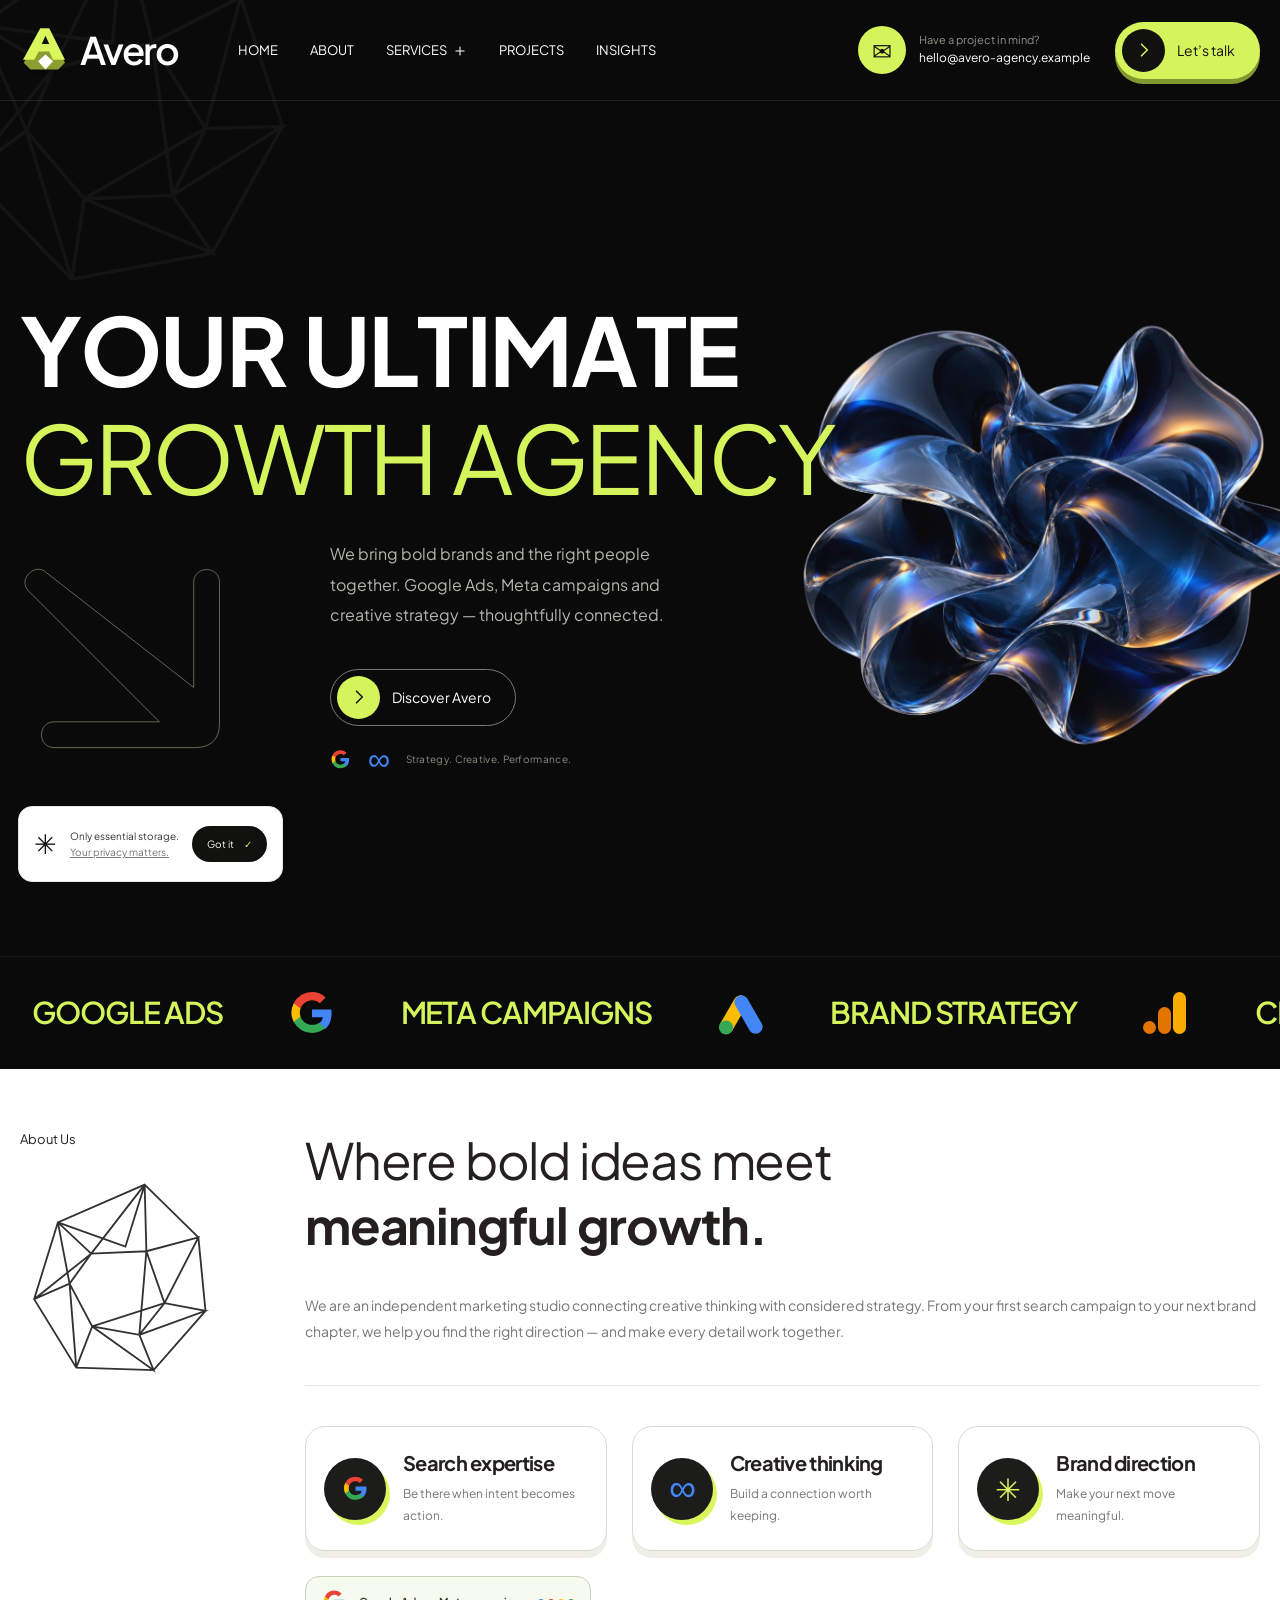
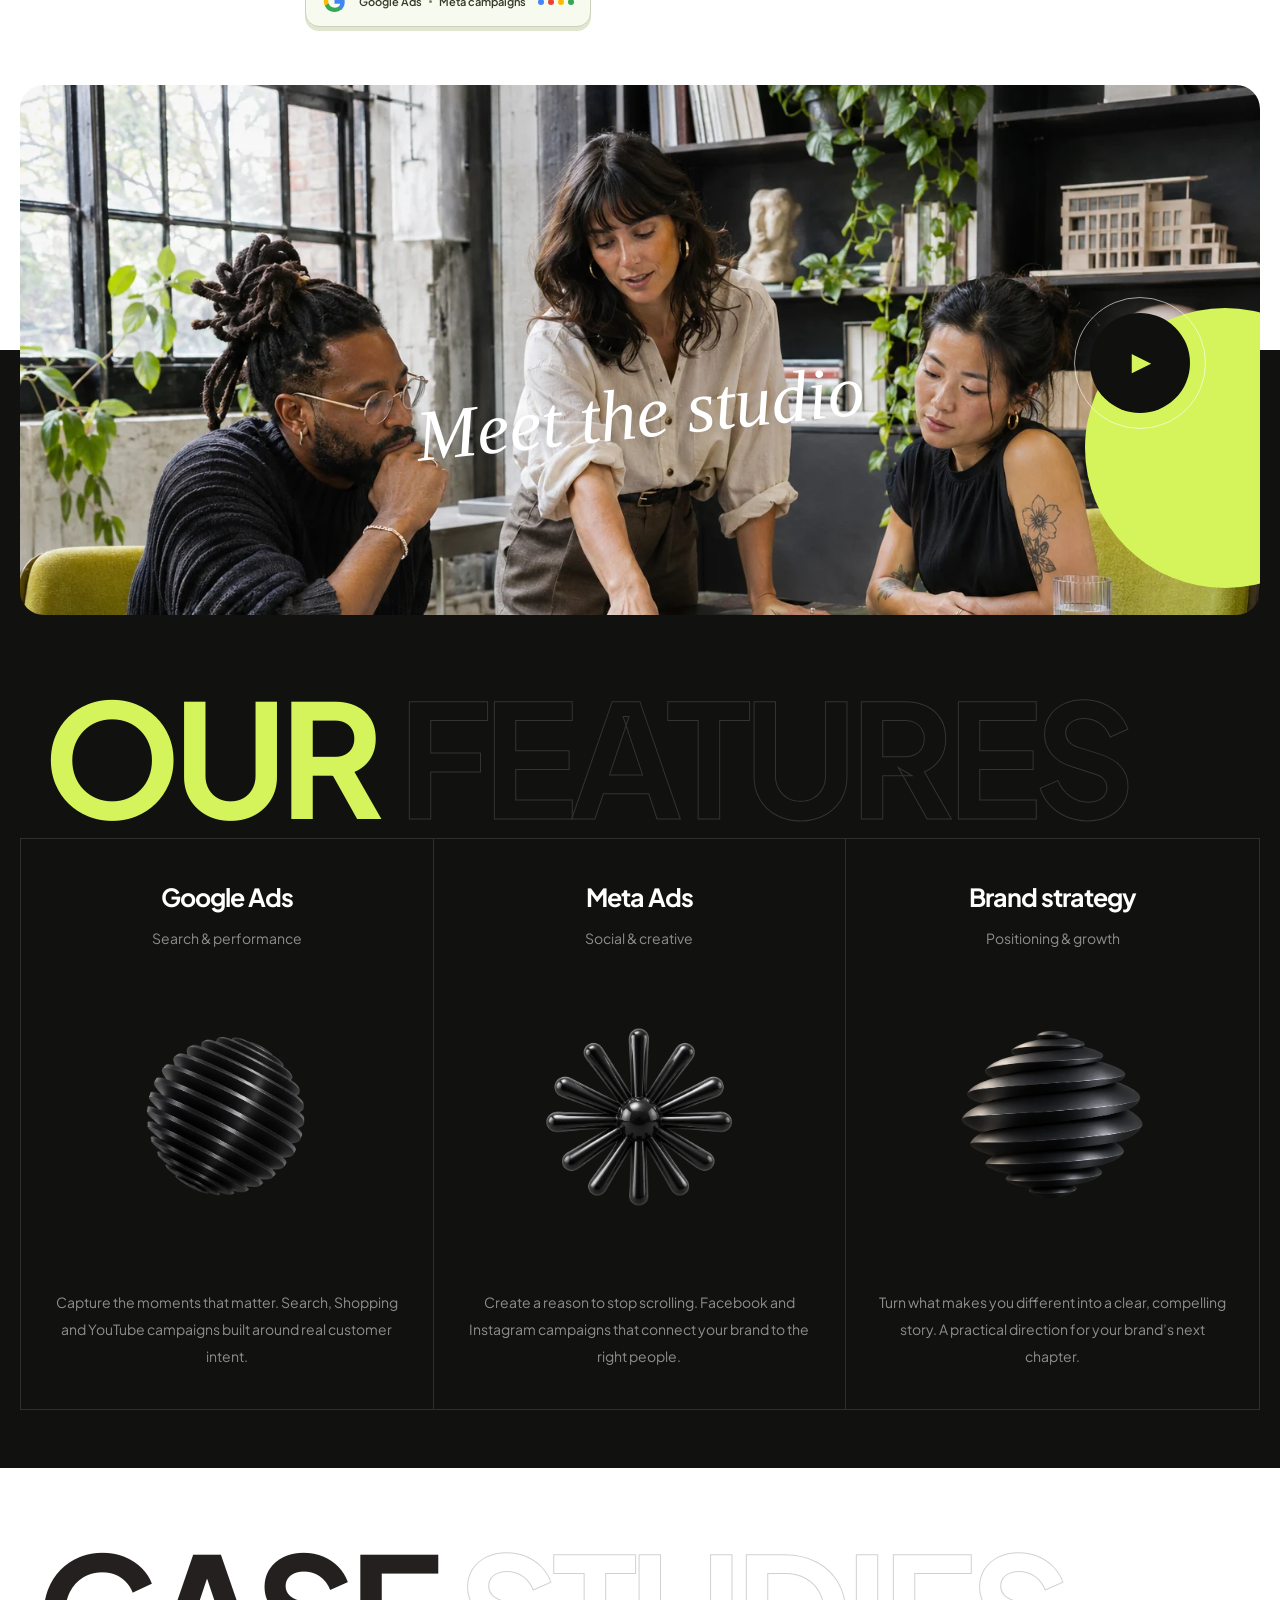
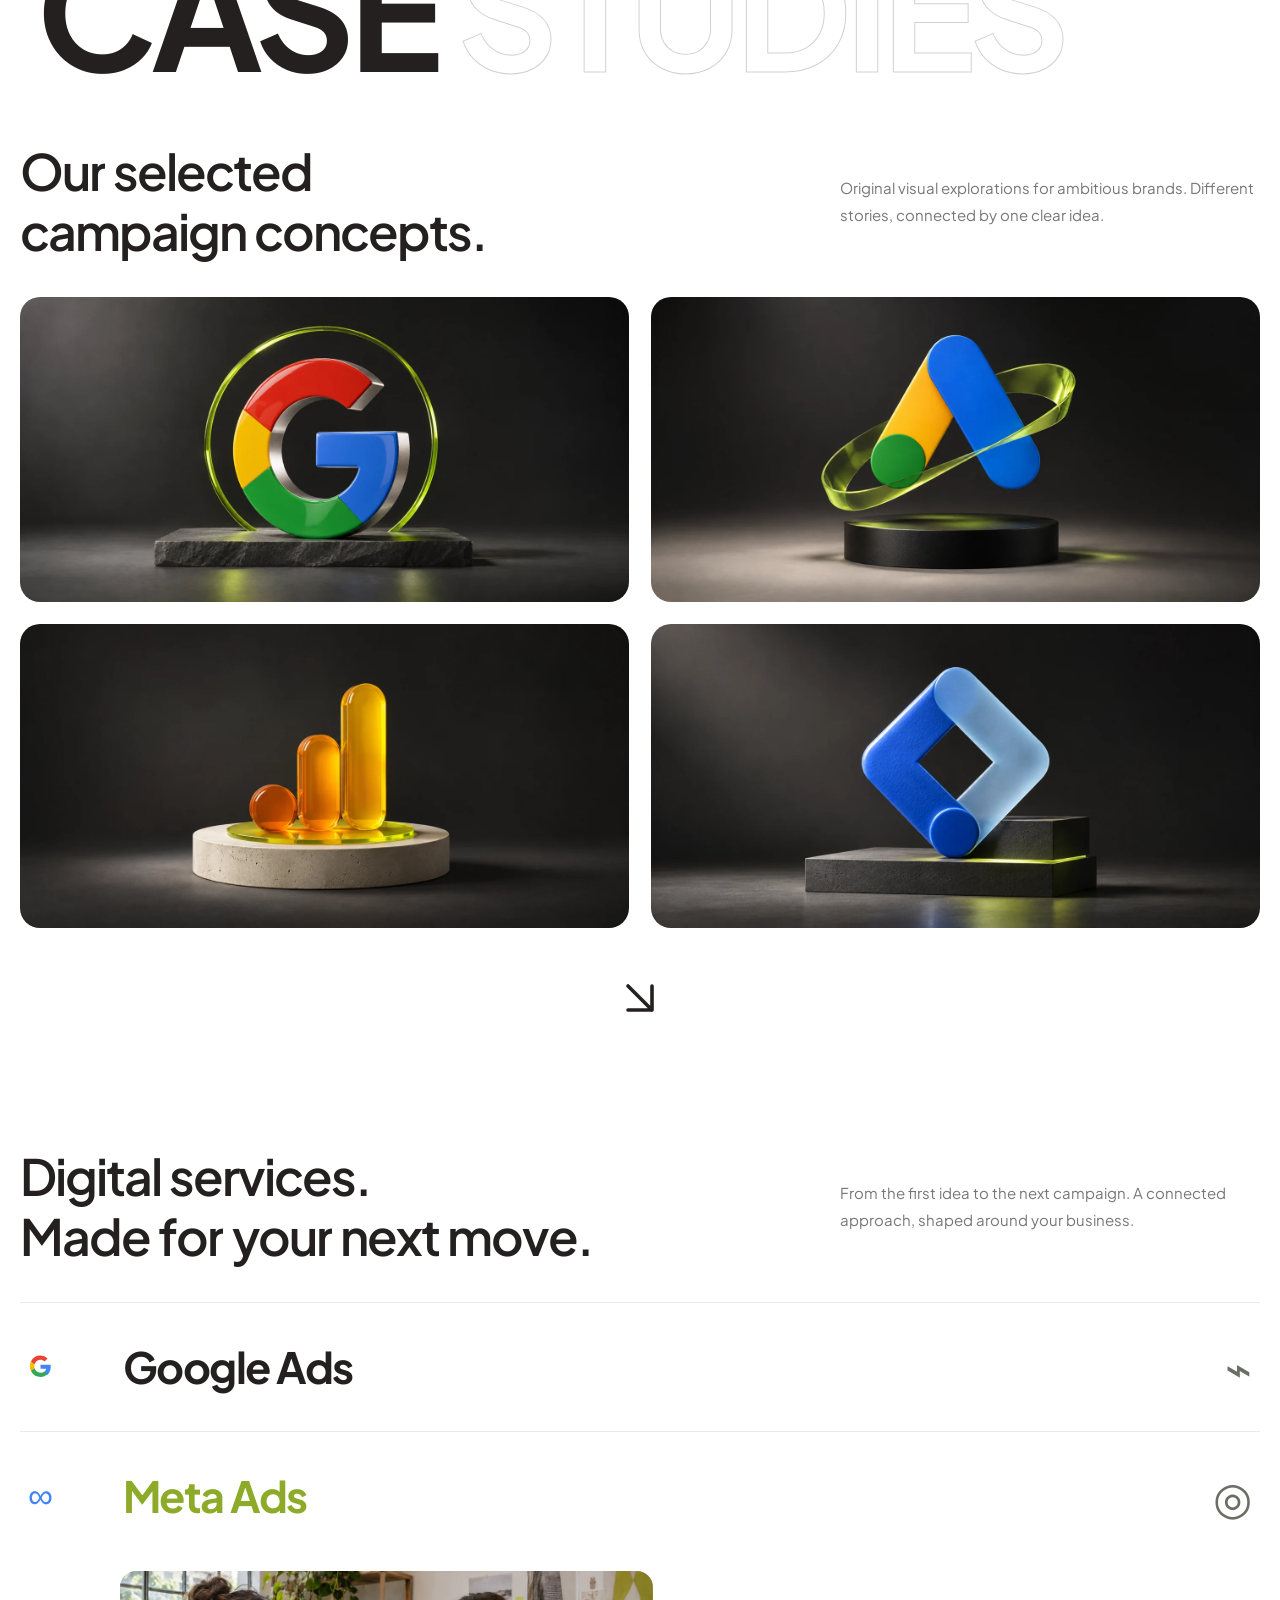
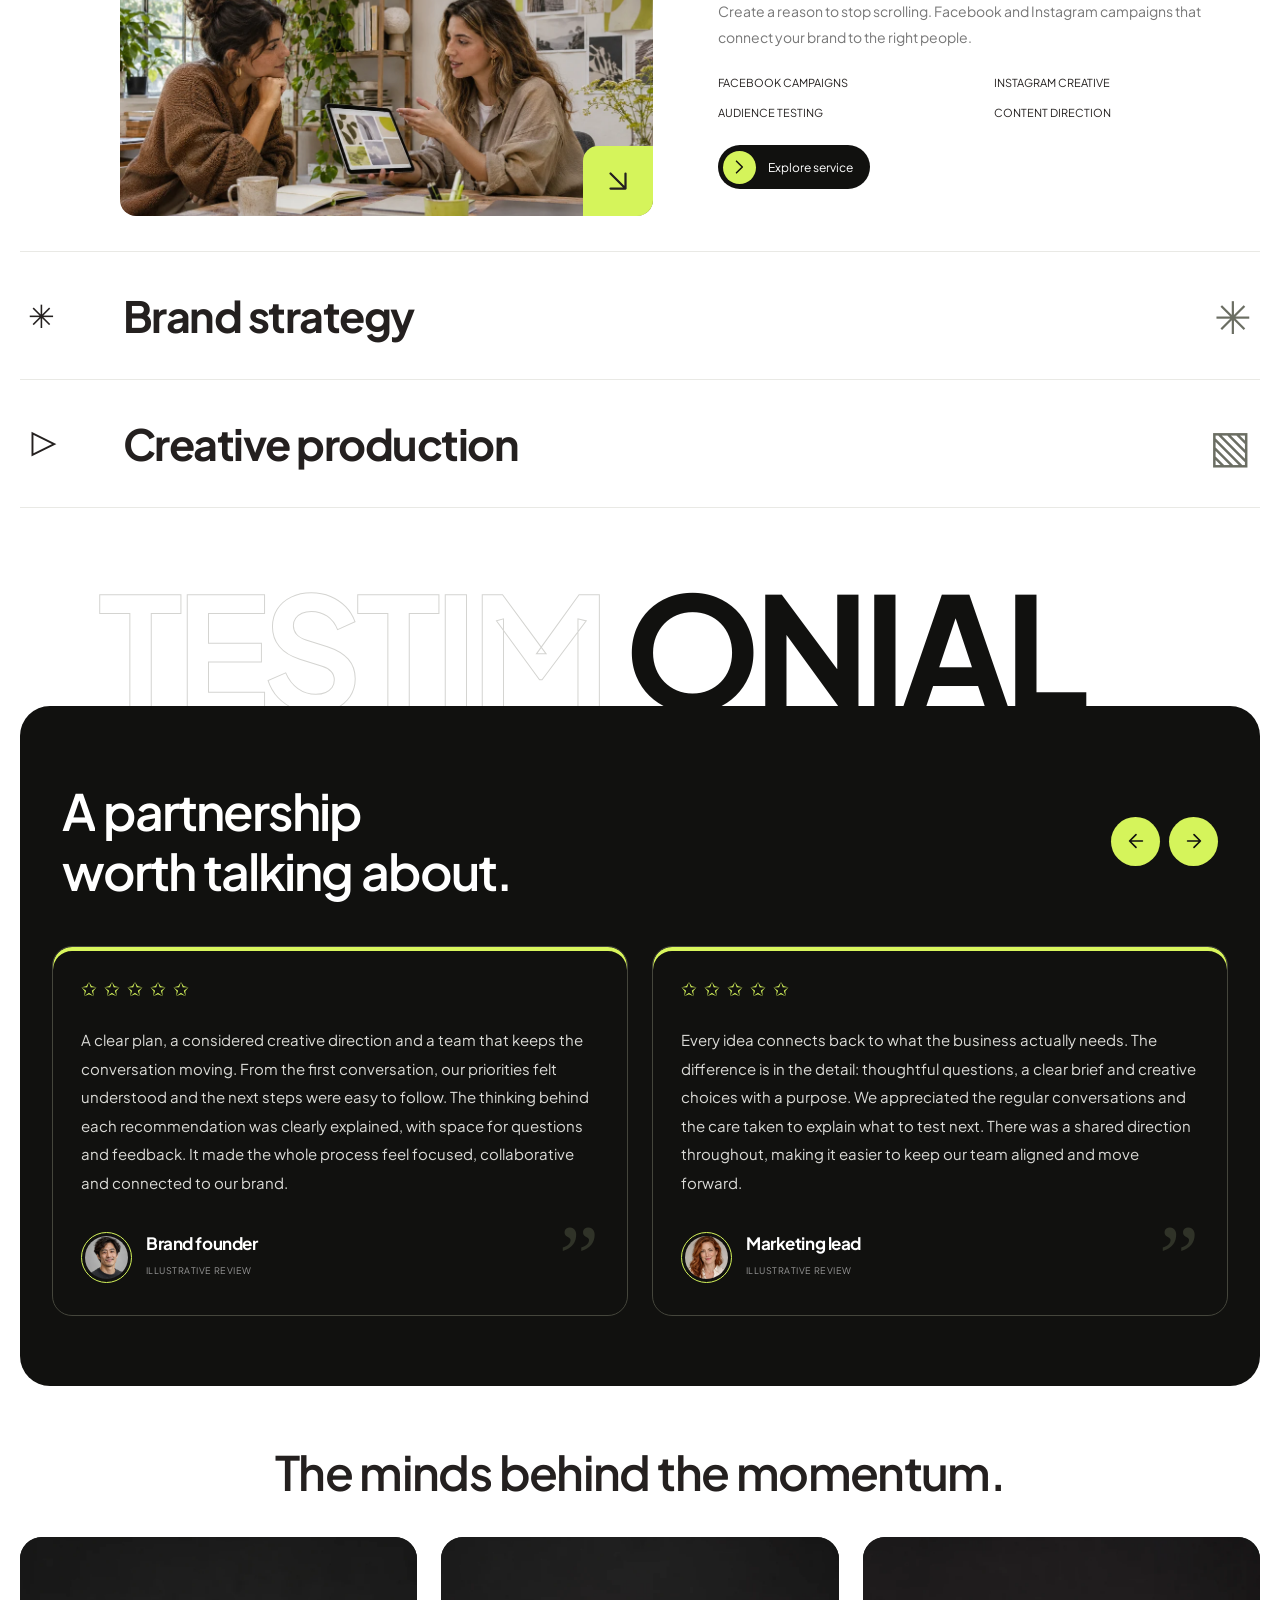
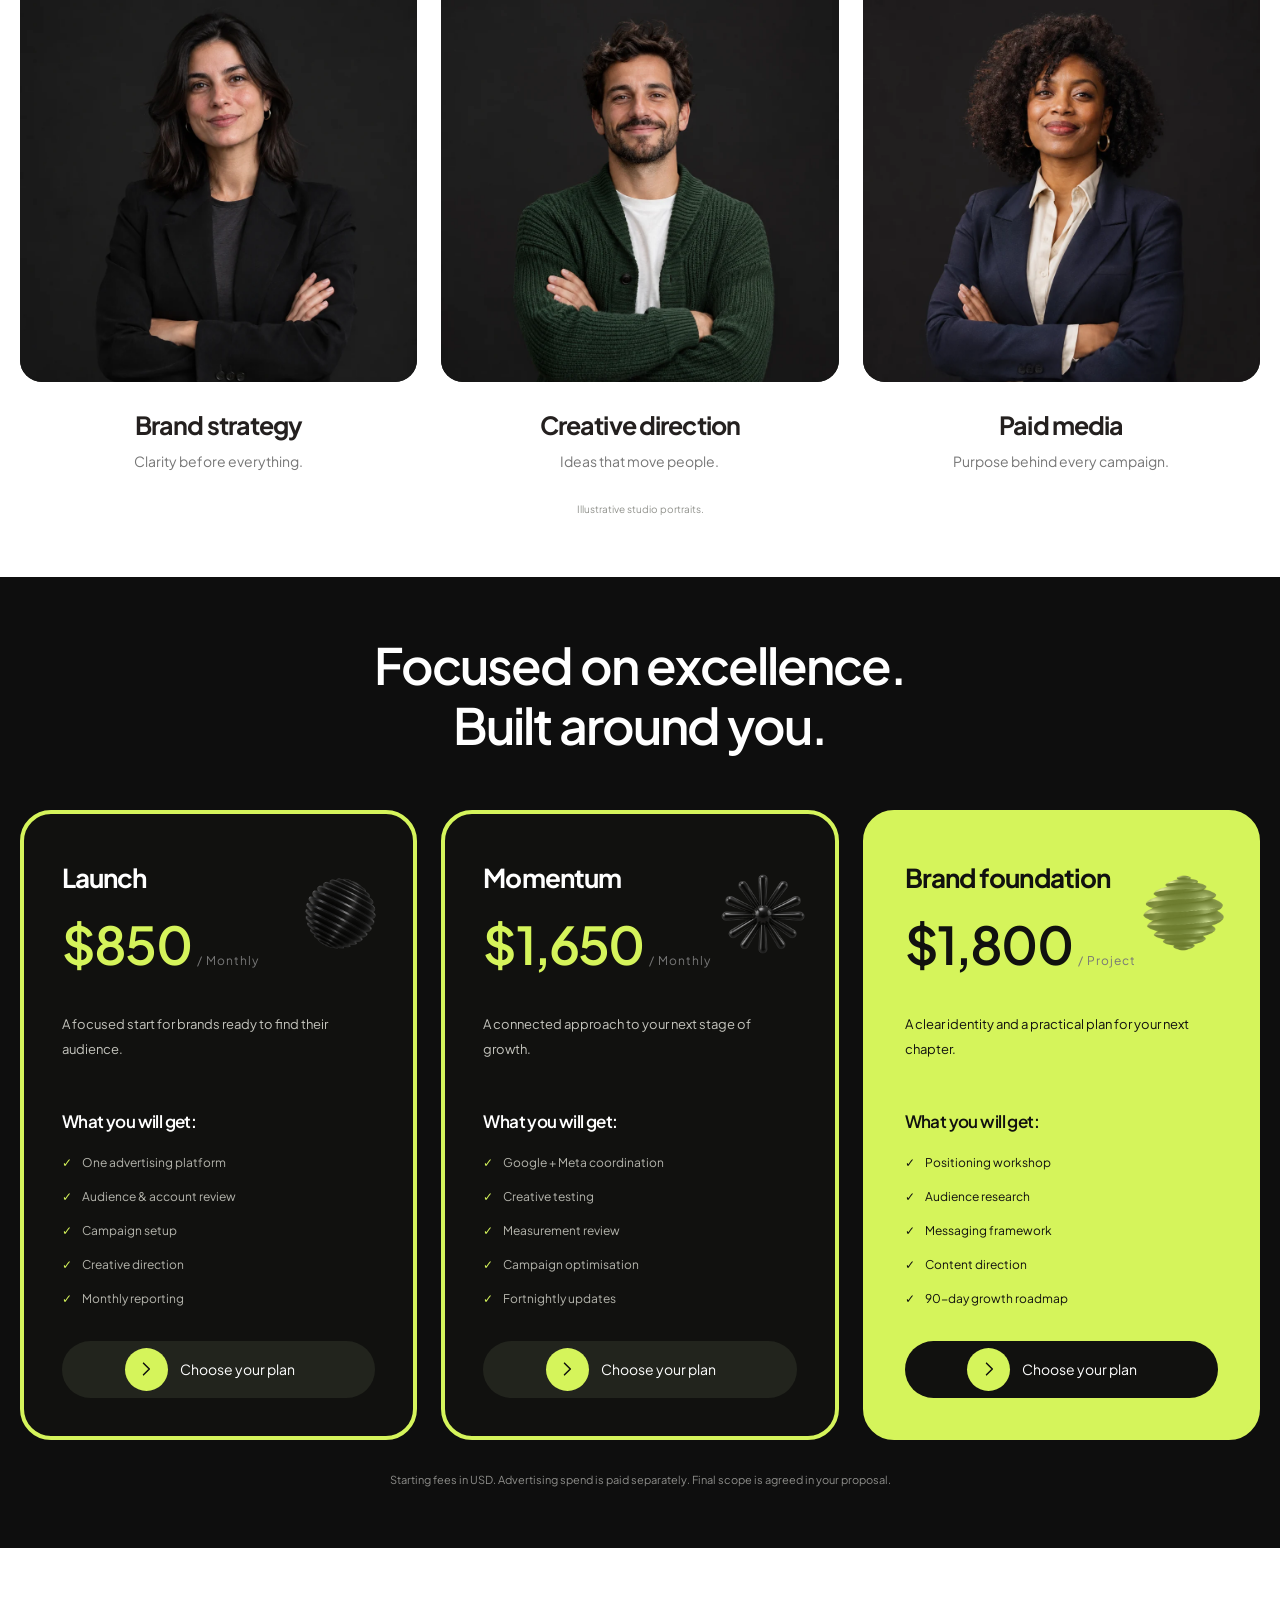
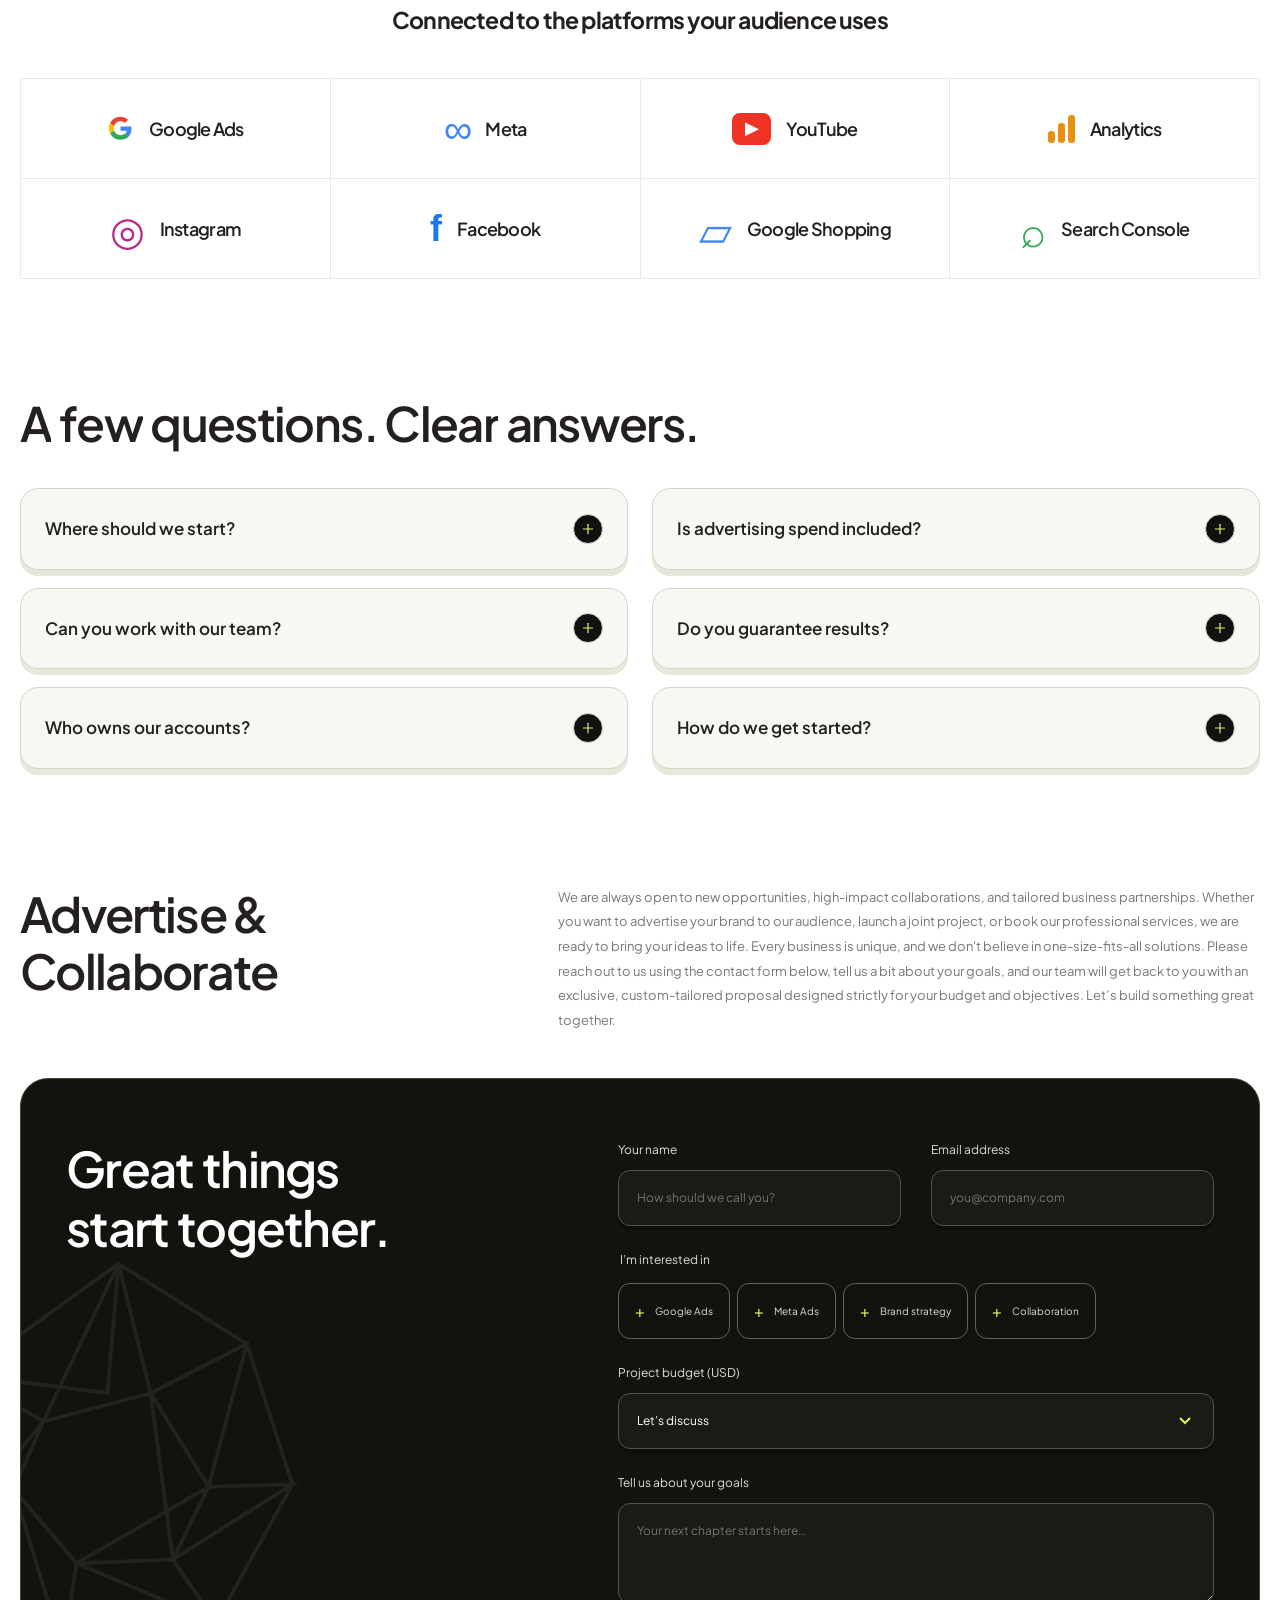
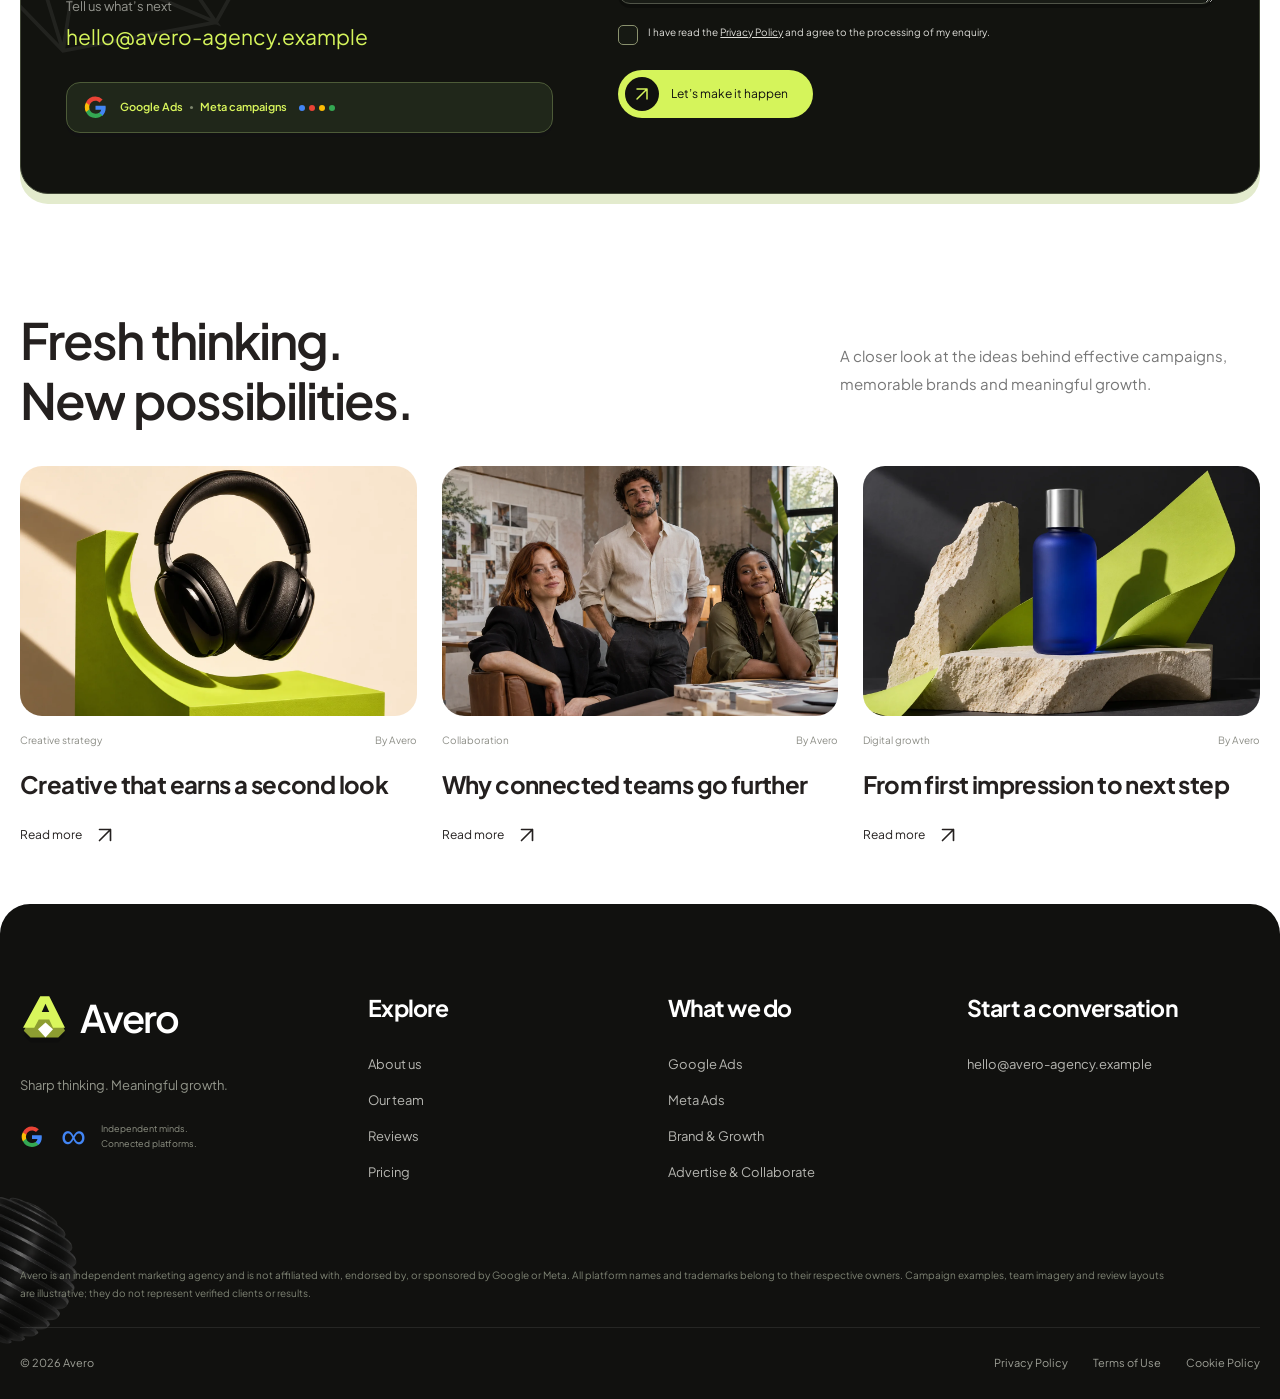
<file: index.html>
<!DOCTYPE html>

<html lang="en"><head><meta charset="utf-8"/><meta content="width=device-width,initial-scale=1" name="viewport"/><meta content="Independent marketing studio for Google Ads, Meta campaigns and brand strategy." name="description"/><title>Digital Growth Agency — Avero</title><link href="assets/icons/logo.svg" rel="icon"/><link href="assets/style.css" rel="stylesheet"/><script src="config/config.js"></script><script defer="" src="assets/app.js"></script></head><body data-page="home"><a class="skip" href="#main">Skip to content</a><div aria-hidden="true" class="page-transition"><div class="transition-emblem"><img alt="" data-logo="" src="assets/icons/logo.svg"/><div class="transition-orbit"><i></i><i></i><i></i><i></i></div></div><span data-company="">Avero</span><small>Ideas in motion</small></div><header><div class="container header-inner"><a aria-label="Home" class="logo" href="index.html"><img alt="" data-logo="" height="42" src="assets/icons/logo.svg" width="42"/><span data-company="">Avero</span></a><nav aria-label="Main navigation" id="navigation"><a href="index.html">Home</a><a href="index.html#about">About</a><div class="dropdown"><button aria-expanded="false" class="services-toggle">Services <span class="small-plus"><svg aria-hidden="true" class="ui-icon icon-plus" xmlns="http://www.w3.org/2000/svg" viewBox="0 0 24 24" fill="none" stroke="currentColor" stroke-width="1.8" stroke-linecap="round" stroke-linejoin="round" focusable="false"><path d="M5 12h14"/><path class="icon-plus-vertical" d="M12 5v14"/></svg></span></button><div class="dropdown-panel"><div class="dropdown-links"><a href="google-ads.html">Google Ads<span><svg aria-hidden="true" class="ui-icon icon-arrow-up-right" xmlns="http://www.w3.org/2000/svg" viewBox="0 0 24 24" fill="none" stroke="currentColor" stroke-width="1.8" stroke-linecap="round" stroke-linejoin="round" focusable="false"><path d="M6 18 18 6M6 6h12v12"/></svg></span></a><a href="meta-ads.html">Meta Ads<span><svg aria-hidden="true" class="ui-icon icon-arrow-up-right" xmlns="http://www.w3.org/2000/svg" viewBox="0 0 24 24" fill="none" stroke="currentColor" stroke-width="1.8" stroke-linecap="round" stroke-linejoin="round" focusable="false"><path d="M6 18 18 6M6 6h12v12"/></svg></span></a><a href="brand-strategy.html">Brand &amp; Growth<span><svg aria-hidden="true" class="ui-icon icon-arrow-up-right" xmlns="http://www.w3.org/2000/svg" viewBox="0 0 24 24" fill="none" stroke="currentColor" stroke-width="1.8" stroke-linecap="round" stroke-linejoin="round" focusable="false"><path d="M6 18 18 6M6 6h12v12"/></svg></span></a></div></div></div><a href="index.html#work">Projects</a><a href="index.html#insights">Insights</a><a class="mobile-contact" href="index.html#contact">Contact</a></nav><div class="header-contact"><span class="mail-icon">✉</span><div><span>Have a project in mind?</span><a data-email="" href="mailto:hello@avero-agency.example">hello@avero-agency.example</a></div></div><a class="button header-cta" href="index.html#contact"><span aria-hidden="true" class="button-icon"><svg aria-hidden="true" class="ui-icon icon-chevron-right" xmlns="http://www.w3.org/2000/svg" viewBox="0 0 24 24" fill="none" stroke="currentColor" stroke-width="1.8" stroke-linecap="round" stroke-linejoin="round" focusable="false"><path d="m9 5 7 7-7 7"/></svg></span><span>Let’s talk</span></a><button aria-controls="navigation" aria-expanded="false" aria-label="Open menu" class="menu-toggle"><span></span><span></span></button></div></header><main id="main"><section class="hero dark"><div class="container hero-inner"><div aria-hidden="true" class="hero-wire"><img alt="" class="" loading="lazy" src="assets/icons/wireframe.svg"/></div><div class="hero-art"><img alt="Flowing smoky glass sculpture" fetchpriority="high" src="assets/images/hero-sculpture.webp"/></div><div class="hero-copy"><h1><span data-hero-line="">Your ultimate</span><em data-hero-line="">growth agency</em></h1><div class="hero-bottom"><a aria-label="Explore our agency" class="outline-arrow" href="#about"><img alt="" class="" loading="lazy" src="assets/icons/outline-arrow.svg"/></a><div><p>We bring bold brands and the right people together. Google Ads, Meta campaigns and creative strategy — thoughtfully connected.</p><a class="button outline" href="#about"><span aria-hidden="true" class="button-icon"><svg aria-hidden="true" class="ui-icon icon-chevron-right" xmlns="http://www.w3.org/2000/svg" viewBox="0 0 24 24" fill="none" stroke="currentColor" stroke-width="1.8" stroke-linecap="round" stroke-linejoin="round" focusable="false"><path d="m9 5 7 7-7 7"/></svg></span><span>Discover Avero</span></a><div class="hero-platforms"><span aria-label="Google" class="google-g"></span><span aria-label="Meta" class="meta-mark">∞</span><span>Strategy. Creative. Performance.</span></div></div></div></div></div></section><div class="marquee"><div><span>Google Ads <img class="marquee-google" src="assets/icons/google.svg" alt="" aria-hidden="true" width="48" height="48"/> Meta campaigns <img class="marquee-google" src="assets/icons/google-ads.svg" alt="" aria-hidden="true" width="48" height="48"/> Brand strategy <img class="marquee-google" src="assets/icons/google-analytics.svg" alt="" aria-hidden="true" width="48" height="48"/> Creative direction <img class="marquee-google" src="assets/icons/google-tag-manager.svg" alt="" aria-hidden="true" width="48" height="48"/></span><span aria-hidden="true">Google Ads <img class="marquee-google" src="assets/icons/google.svg" alt="" aria-hidden="true" width="48" height="48"/> Meta campaigns <img class="marquee-google" src="assets/icons/google-ads.svg" alt="" aria-hidden="true" width="48" height="48"/> Brand strategy <img class="marquee-google" src="assets/icons/google-analytics.svg" alt="" aria-hidden="true" width="48" height="48"/> Creative direction <img class="marquee-google" src="assets/icons/google-tag-manager.svg" alt="" aria-hidden="true" width="48" height="48"/></span></div></div><section class="section about" id="about"><div class="container"><div class="about-layout"><div class="about-aside"><span>About Us</span><img alt="" class="about-wire" loading="lazy" src="assets/icons/wireframe.svg"/></div><div class="about-content"><h2 data-aos="">Where bold ideas meet<br/><strong>meaningful growth.</strong></h2><p data-aos="">We are an independent marketing studio connecting creative thinking with considered strategy. From your first search campaign to your next brand chapter, we help you find the right direction — and make every detail work together.</p><div class="about-pillars"><div data-aos=""><span class="pillar-icon"><span aria-label="Google" class="google-g"></span></span><div><h3>Search expertise</h3><p>Be there when intent becomes action.</p></div></div><div data-aos=""><span class="pillar-icon"><span aria-label="Meta" class="meta-mark">∞</span></span><div><h3>Creative thinking</h3><p>Build a connection worth keeping.</p></div></div><div data-aos=""><span class="pillar-icon">✳</span><div><h3>Brand direction</h3><p>Make your next move meaningful.</p></div></div></div><div aria-label="Google Ads and Meta campaign expertise" class="google-signature"><span aria-hidden="true" class="google-g"></span><span>Google Ads <i></i> Meta campaigns</span><span aria-hidden="true" class="signature-dots"><b></b><b></b><b></b><b></b></span></div></div></div></div></section><section class="studio-section"><div class="container"><div class="studio-photo parallax" data-aos=""><img alt="Marketing strategists reviewing campaign layouts" loading="lazy" src="assets/images/studio.webp"/><span class="studio-script">Meet the studio</span><button aria-label="Meet the studio" class="studio-play"><span>▶</span></button><div aria-hidden="true" class="studio-disc"></div></div></div></section><section class="section dark features" id="features"><div class="container"><div class="giant-title" data-drift=""><span>OUR</span> <span class="outline-text">FEATURES</span></div><div class="feature-grid"><a class="feature-card" data-aos="" href="google-ads.html"><h3>Google Ads</h3><p class="feature-subtitle">Search &amp; performance</p><div class="feature-object"><img alt="" loading="lazy" src="assets/images/feature-sphere.webp"/></div><p>Capture the moments that matter. Search, Shopping and YouTube campaigns built around real customer intent.</p><span aria-hidden="true" class="feature-go"><svg aria-hidden="true" class="ui-icon icon-arrow-down-right" xmlns="http://www.w3.org/2000/svg" viewBox="0 0 24 24" fill="none" stroke="currentColor" stroke-width="1.8" stroke-linecap="round" stroke-linejoin="round" focusable="false"><path d="m6 6 12 12M6 18h12V6"/></svg></span></a><a class="feature-card" data-aos="" href="meta-ads.html"><h3>Meta Ads</h3><p class="feature-subtitle">Social &amp; creative</p><div class="feature-object"><img alt="" loading="lazy" src="assets/images/feature-star.webp"/></div><p>Create a reason to stop scrolling. Facebook and Instagram campaigns that connect your brand to the right people.</p><span aria-hidden="true" class="feature-go"><svg aria-hidden="true" class="ui-icon icon-arrow-down-right" xmlns="http://www.w3.org/2000/svg" viewBox="0 0 24 24" fill="none" stroke="currentColor" stroke-width="1.8" stroke-linecap="round" stroke-linejoin="round" focusable="false"><path d="m6 6 12 12M6 18h12V6"/></svg></span></a><a class="feature-card" data-aos="" href="brand-strategy.html"><h3>Brand strategy</h3><p class="feature-subtitle">Positioning &amp; growth</p><div class="feature-object"><img alt="" loading="lazy" src="assets/images/feature-stack.webp"/></div><p>Turn what makes you different into a clear, compelling story. A practical direction for your brand’s next chapter.</p><span aria-hidden="true" class="feature-go"><svg aria-hidden="true" class="ui-icon icon-arrow-down-right" xmlns="http://www.w3.org/2000/svg" viewBox="0 0 24 24" fill="none" stroke="currentColor" stroke-width="1.8" stroke-linecap="round" stroke-linejoin="round" focusable="false"><path d="m6 6 12 12M6 18h12V6"/></svg></span></a></div></div></section><section class="section projects" id="work"><div class="container"><div class="giant-title" data-drift=""><span>CASE</span> <span class="outline-text">STUDIES</span></div><div class="section-head"><h2 data-aos="">Our selected<br/>campaign concepts.</h2><p data-aos="">Original visual explorations for ambitious brands. Different stories, connected by one clear idea.</p></div><div class="project-grid"><a class="project-tile" data-aos="" href="index.html#contact"><img alt="Sculptural Google G with a lime glass ring on a charcoal podium" decoding="async" loading="lazy" src="assets/images/project-google-search.webp" width="1440" height="720"/><div class="project-info"><div><h3>Search in motion</h3><p>Google Ads · Concept</p></div><span class="project-arrow"><svg aria-hidden="true" class="ui-icon icon-arrow-up-right" xmlns="http://www.w3.org/2000/svg" viewBox="0 0 24 24" fill="none" stroke="currentColor" stroke-width="1.8" stroke-linecap="round" stroke-linejoin="round" focusable="false"><path d="M6 18 18 6M6 6h12v12"/></svg></span></div></a><a class="project-tile" data-aos="" href="index.html#contact"><img alt="Google Ads sculpture with a lime glass orbit on a matte black podium" decoding="async" loading="lazy" src="assets/images/project-google-ads.webp" width="1440" height="720"/><div class="project-info"><div><h3>A different frequency</h3><p>Google Ads · Concept</p></div><span class="project-arrow"><svg aria-hidden="true" class="ui-icon icon-arrow-up-right" xmlns="http://www.w3.org/2000/svg" viewBox="0 0 24 24" fill="none" stroke="currentColor" stroke-width="1.8" stroke-linecap="round" stroke-linejoin="round" focusable="false"><path d="M6 18 18 6M6 6h12v12"/></svg></span></div></a><a class="project-tile" data-aos="" href="index.html#contact"><img alt="Amber glass Google Analytics sculpture on an off-white platform" decoding="async" loading="lazy" src="assets/images/project-google-analytics.webp" width="1440" height="720"/><div class="project-info"><div><h3>A fresh perspective</h3><p>Google Analytics · Concept</p></div><span class="project-arrow"><svg aria-hidden="true" class="ui-icon icon-arrow-up-right" xmlns="http://www.w3.org/2000/svg" viewBox="0 0 24 24" fill="none" stroke="currentColor" stroke-width="1.8" stroke-linecap="round" stroke-linejoin="round" focusable="false"><path d="M6 18 18 6M6 6h12v12"/></svg></span></div></a><a class="project-tile" data-aos="" href="index.html#contact"><img alt="Blue Google Tag Manager sculpture on charcoal blocks with lime lighting" decoding="async" loading="lazy" src="assets/images/project-google-tag-manager.webp" width="1440" height="720"/><div class="project-info"><div><h3>The next interaction</h3><p>Google Tag Manager · Concept</p></div><span class="project-arrow"><svg aria-hidden="true" class="ui-icon icon-arrow-up-right" xmlns="http://www.w3.org/2000/svg" viewBox="0 0 24 24" fill="none" stroke="currentColor" stroke-width="1.8" stroke-linecap="round" stroke-linejoin="round" focusable="false"><path d="M6 18 18 6M6 6h12v12"/></svg></span></div></a></div><a aria-label="Go to enquiry form" class="section-down" href="#contact-form"><svg aria-hidden="true" class="ui-icon icon-arrow-down-right" xmlns="http://www.w3.org/2000/svg" viewBox="0 0 24 24" fill="none" stroke="currentColor" stroke-width="1.8" stroke-linecap="round" stroke-linejoin="round" focusable="false"><path d="m6 6 12 12M6 18h12V6"/></svg></a></div></section><section class="section service-index" id="services"><div class="container"><div class="section-head"><h2 data-aos="">Digital services.<br/>Made for your next move.</h2><p data-aos="">From the first idea to the next campaign. A connected approach, shaped around your business.</p></div><div class="service-accordion"><details data-aos=""><summary><span class="service-marker"><span aria-label="Google" class="google-g"></span></span><h3>Google Ads</h3><span class="line-symbol">⌁</span><span class="plus"><svg aria-hidden="true" class="ui-icon icon-plus" xmlns="http://www.w3.org/2000/svg" viewBox="0 0 24 24" fill="none" stroke="currentColor" stroke-width="1.8" stroke-linecap="round" stroke-linejoin="round" focusable="false"><path d="M5 12h14"/><path class="icon-plus-vertical" d="M12 5v14"/></svg></span></summary><div class="service-details"><div class="service-image"><img alt="Google Ads creative concept" loading="lazy" src="assets/images/service-search-main.webp"/><a aria-label="Explore Google Ads" class="image-arrow" href="google-ads.html"><svg aria-hidden="true" class="ui-icon icon-arrow-down-right" xmlns="http://www.w3.org/2000/svg" viewBox="0 0 24 24" fill="none" stroke="currentColor" stroke-width="1.8" stroke-linecap="round" stroke-linejoin="round" focusable="false"><path d="m6 6 12 12M6 18h12V6"/></svg></a></div><div><p>Capture the moments that matter. Search, Shopping and YouTube campaigns built around real customer intent.</p><div class="service-tags"><span>Search campaigns</span><span>Google Shopping</span><span>YouTube creative</span><span>Conversion tracking</span></div><a class="button" href="google-ads.html"><span aria-hidden="true" class="button-icon"><svg aria-hidden="true" class="ui-icon icon-chevron-right" xmlns="http://www.w3.org/2000/svg" viewBox="0 0 24 24" fill="none" stroke="currentColor" stroke-width="1.8" stroke-linecap="round" stroke-linejoin="round" focusable="false"><path d="m9 5 7 7-7 7"/></svg></span><span>Explore service</span></a></div></div></details><details data-aos="" open=""><summary><span class="service-marker"><span aria-label="Meta" class="meta-mark">∞</span></span><h3>Meta Ads</h3><span class="line-symbol">◎</span><span class="plus"><svg aria-hidden="true" class="ui-icon icon-plus" xmlns="http://www.w3.org/2000/svg" viewBox="0 0 24 24" fill="none" stroke="currentColor" stroke-width="1.8" stroke-linecap="round" stroke-linejoin="round" focusable="false"><path d="M5 12h14"/><path class="icon-plus-vertical" d="M12 5v14"/></svg></span></summary><div class="service-details"><div class="service-image"><img alt="Meta Ads creative concept" loading="lazy" src="assets/images/service-social-main.webp"/><a aria-label="Explore Meta Ads" class="image-arrow" href="meta-ads.html"><svg aria-hidden="true" class="ui-icon icon-arrow-down-right" xmlns="http://www.w3.org/2000/svg" viewBox="0 0 24 24" fill="none" stroke="currentColor" stroke-width="1.8" stroke-linecap="round" stroke-linejoin="round" focusable="false"><path d="m6 6 12 12M6 18h12V6"/></svg></a></div><div><p>Create a reason to stop scrolling. Facebook and Instagram campaigns that connect your brand to the right people.</p><div class="service-tags"><span>Facebook campaigns</span><span>Instagram creative</span><span>Audience testing</span><span>Content direction</span></div><a class="button" href="meta-ads.html"><span aria-hidden="true" class="button-icon"><svg aria-hidden="true" class="ui-icon icon-chevron-right" xmlns="http://www.w3.org/2000/svg" viewBox="0 0 24 24" fill="none" stroke="currentColor" stroke-width="1.8" stroke-linecap="round" stroke-linejoin="round" focusable="false"><path d="m9 5 7 7-7 7"/></svg></span><span>Explore service</span></a></div></div></details><details data-aos=""><summary><span class="service-marker">✳</span><h3>Brand strategy</h3><span class="line-symbol">✳</span><span class="plus"><svg aria-hidden="true" class="ui-icon icon-plus" xmlns="http://www.w3.org/2000/svg" viewBox="0 0 24 24" fill="none" stroke="currentColor" stroke-width="1.8" stroke-linecap="round" stroke-linejoin="round" focusable="false"><path d="M5 12h14"/><path class="icon-plus-vertical" d="M12 5v14"/></svg></span></summary><div class="service-details"><div class="service-image"><img alt="Brand strategy creative concept" loading="lazy" src="assets/images/service-brand-main.webp"/><a aria-label="Explore Brand strategy" class="image-arrow" href="brand-strategy.html"><svg aria-hidden="true" class="ui-icon icon-arrow-down-right" xmlns="http://www.w3.org/2000/svg" viewBox="0 0 24 24" fill="none" stroke="currentColor" stroke-width="1.8" stroke-linecap="round" stroke-linejoin="round" focusable="false"><path d="m6 6 12 12M6 18h12V6"/></svg></a></div><div><p>Turn what makes you different into a clear, compelling story. A practical direction for your brand’s next chapter.</p><div class="service-tags"><span>Brand positioning</span><span>Audience insights</span><span>Messaging system</span><span>Growth roadmap</span></div><a class="button" href="brand-strategy.html"><span aria-hidden="true" class="button-icon"><svg aria-hidden="true" class="ui-icon icon-chevron-right" xmlns="http://www.w3.org/2000/svg" viewBox="0 0 24 24" fill="none" stroke="currentColor" stroke-width="1.8" stroke-linecap="round" stroke-linejoin="round" focusable="false"><path d="m9 5 7 7-7 7"/></svg></span><span>Explore service</span></a></div></div></details><details data-aos=""><summary><span class="service-marker">▷</span><h3>Creative production</h3><span class="line-symbol">▧</span><span class="plus"><svg aria-hidden="true" class="ui-icon icon-plus" xmlns="http://www.w3.org/2000/svg" viewBox="0 0 24 24" fill="none" stroke="currentColor" stroke-width="1.8" stroke-linecap="round" stroke-linejoin="round" focusable="false"><path d="M5 12h14"/><path class="icon-plus-vertical" d="M12 5v14"/></svg></span></summary><div class="service-details"><div class="service-image"><img alt="Creative production creative concept" loading="lazy" src="assets/images/campaign-three.webp"/><a aria-label="Explore Creative production" class="image-arrow" href="index.html#contact"><svg aria-hidden="true" class="ui-icon icon-arrow-down-right" xmlns="http://www.w3.org/2000/svg" viewBox="0 0 24 24" fill="none" stroke="currentColor" stroke-width="1.8" stroke-linecap="round" stroke-linejoin="round" focusable="false"><path d="m6 6 12 12M6 18h12V6"/></svg></a></div><div><p>Distinctive campaign concepts, content direction and advertising creative designed for the platforms your audience uses.</p><div class="service-tags"><span>Creative concepts</span><span>Art direction</span><span>Content planning</span><span>Campaign assets</span></div><a class="button" href="index.html#contact"><span aria-hidden="true" class="button-icon"><svg aria-hidden="true" class="ui-icon icon-chevron-right" xmlns="http://www.w3.org/2000/svg" viewBox="0 0 24 24" fill="none" stroke="currentColor" stroke-width="1.8" stroke-linecap="round" stroke-linejoin="round" focusable="false"><path d="m9 5 7 7-7 7"/></svg></span><span>Explore service</span></a></div></div></details></div></div></section><section class="reviews" id="reviews"><div class="container"><div class="giant-title reverse" data-drift=""><span>TESTIM</span> <span class="outline-text">ONIAL</span></div><div class="review-panel dark"><div class="section-head"><h2 data-aos="">A partnership<br/>worth talking about.</h2><div class="carousel-controls"><button aria-label="Previous review" data-prev=""><svg aria-hidden="true" class="ui-icon icon-arrow-left" xmlns="http://www.w3.org/2000/svg" viewBox="0 0 24 24" fill="none" stroke="currentColor" stroke-width="1.8" stroke-linecap="round" stroke-linejoin="round" focusable="false"><path d="M19 12H5m7-7-7 7 7 7"/></svg></button><button aria-label="Next review" data-next=""><svg aria-hidden="true" class="ui-icon icon-arrow-right" xmlns="http://www.w3.org/2000/svg" viewBox="0 0 24 24" fill="none" stroke="currentColor" stroke-width="1.8" stroke-linecap="round" stroke-linejoin="round" focusable="false"><path d="M5 12h14m-7-7 7 7-7 7"/></svg></button></div></div><div aria-label="Illustrative client reviews" class="carousel" tabindex="0"><div class="carousel-track"><article class="review-card"><div aria-label="Sample review" class="review-stars">✩ ✩ ✩ ✩ ✩</div><p>A clear plan, a considered creative direction and a team that keeps the conversation moving. From the first conversation, our priorities felt understood and the next steps were easy to follow. The thinking behind each recommendation was clearly explained, with space for questions and feedback. It made the whole process feel focused, collaborative and connected to our brand.</p><div class="review-author"><img alt="Illustrative reviewer portrait" loading="lazy" src="assets/images/review-one.webp"/><div><h3>Brand founder</h3><small>Illustrative review</small></div><span class="quote-symbol">”</span></div></article><article class="review-card"><div aria-label="Sample review" class="review-stars">✩ ✩ ✩ ✩ ✩</div><p>Every idea connects back to what the business actually needs. The difference is in the detail: thoughtful questions, a clear brief and creative choices with a purpose. We appreciated the regular conversations and the care taken to explain what to test next. There was a shared direction throughout, making it easier to keep our team aligned and move forward.</p><div class="review-author"><img alt="Illustrative reviewer portrait" loading="lazy" src="assets/images/review-two.webp"/><div><h3>Marketing lead</h3><small>Illustrative review</small></div><span class="quote-symbol">”</span></div></article><article class="review-card"><div aria-label="Sample review" class="review-stars">✩ ✩ ✩ ✩ ✩</div><p>A collaborative approach that makes complex decisions feel a little simpler. There is room to explore ideas, challenge assumptions and refine the direction together. Feedback feels like part of the creative process, with clear reasoning behind the choices being made. That balance of structure and openness helps everyone understand their role and contribute to a more considered final direction.</p><div class="review-author"><img alt="Illustrative reviewer portrait" loading="lazy" src="assets/images/review-three.webp"/><div><h3>Creative partner</h3><small>Illustrative review</small></div><span class="quote-symbol">”</span></div></article></div></div></div></div></section><section class="section team" id="team"><div class="container"><div class="section-head center"><h2 data-aos="">The minds behind the momentum.</h2></div><div class="team-grid"><article class="team-card" data-aos=""><div class="team-photo"><img alt="Illustrative brand strategy team portrait" loading="lazy" src="assets/images/portrait-strategy.webp"/><div class="team-social"><span aria-label="Google" class="google-g"></span><span aria-label="Meta" class="meta-mark">∞</span><a aria-label="Discuss brand strategy" href="#contact"><svg aria-hidden="true" class="ui-icon icon-arrow-up-right" xmlns="http://www.w3.org/2000/svg" viewBox="0 0 24 24" fill="none" stroke="currentColor" stroke-width="1.8" stroke-linecap="round" stroke-linejoin="round" focusable="false"><path d="M6 18 18 6M6 6h12v12"/></svg></a></div></div><h3>Brand strategy</h3><p>Clarity before everything.</p></article><article class="team-card" data-aos=""><div class="team-photo"><img alt="Illustrative creative direction team portrait" loading="lazy" src="assets/images/portrait-creative.webp"/><div class="team-social"><span aria-label="Google" class="google-g"></span><span aria-label="Meta" class="meta-mark">∞</span><a aria-label="Discuss creative direction" href="#contact"><svg aria-hidden="true" class="ui-icon icon-arrow-up-right" xmlns="http://www.w3.org/2000/svg" viewBox="0 0 24 24" fill="none" stroke="currentColor" stroke-width="1.8" stroke-linecap="round" stroke-linejoin="round" focusable="false"><path d="M6 18 18 6M6 6h12v12"/></svg></a></div></div><h3>Creative direction</h3><p>Ideas that move people.</p></article><article class="team-card" data-aos=""><div class="team-photo"><img alt="Illustrative paid media team portrait" loading="lazy" src="assets/images/portrait-media.webp"/><div class="team-social"><span aria-label="Google" class="google-g"></span><span aria-label="Meta" class="meta-mark">∞</span><a aria-label="Discuss paid media" href="#contact"><svg aria-hidden="true" class="ui-icon icon-arrow-up-right" xmlns="http://www.w3.org/2000/svg" viewBox="0 0 24 24" fill="none" stroke="currentColor" stroke-width="1.8" stroke-linecap="round" stroke-linejoin="round" focusable="false"><path d="M6 18 18 6M6 6h12v12"/></svg></a></div></div><h3>Paid media</h3><p>Purpose behind every campaign.</p></article></div><p class="content-note">Illustrative studio portraits.</p></div></section><section class="section dark pricing" id="pricing"><div class="container"><div class="section-head center"><h2 data-aos="">Focused on excellence.<br/>Built around you.</h2></div><div class="pricing-grid"><article class="price-card" data-aos=""><img alt="" class="price-object" loading="lazy" src="assets/images/feature-sphere.webp"/><h3>Launch</h3><div class="price">$850<small>/ Monthly</small></div><p>A focused start for brands ready to find their audience.</p><h4>What you will get:</h4><ul><li>One advertising platform</li><li>Audience &amp; account review</li><li>Campaign setup</li><li>Creative direction</li><li>Monthly reporting</li></ul><a class="button" href="index.html#contact"><span aria-hidden="true" class="button-icon"><svg aria-hidden="true" class="ui-icon icon-chevron-right" xmlns="http://www.w3.org/2000/svg" viewBox="0 0 24 24" fill="none" stroke="currentColor" stroke-width="1.8" stroke-linecap="round" stroke-linejoin="round" focusable="false"><path d="m9 5 7 7-7 7"/></svg></span><span>Choose your plan</span></a></article><article class="price-card" data-aos=""><img alt="" class="price-object" loading="lazy" src="assets/images/feature-star.webp"/><h3>Momentum</h3><div class="price">$1,650<small>/ Monthly</small></div><p>A connected approach to your next stage of growth.</p><h4>What you will get:</h4><ul><li>Google + Meta coordination</li><li>Creative testing</li><li>Measurement review</li><li>Campaign optimisation</li><li>Fortnightly updates</li></ul><a class="button" href="index.html#contact"><span aria-hidden="true" class="button-icon"><svg aria-hidden="true" class="ui-icon icon-chevron-right" xmlns="http://www.w3.org/2000/svg" viewBox="0 0 24 24" fill="none" stroke="currentColor" stroke-width="1.8" stroke-linecap="round" stroke-linejoin="round" focusable="false"><path d="m9 5 7 7-7 7"/></svg></span><span>Choose your plan</span></a></article><article class="price-card featured" data-aos=""><img alt="" class="price-object" loading="lazy" src="assets/images/feature-stack.webp"/><h3>Brand foundation</h3><div class="price">$1,800<small>/ Project</small></div><p>A clear identity and a practical plan for your next chapter.</p><h4>What you will get:</h4><ul><li>Positioning workshop</li><li>Audience research</li><li>Messaging framework</li><li>Content direction</li><li>90-day growth roadmap</li></ul><a class="button" href="index.html#contact"><span aria-hidden="true" class="button-icon"><svg aria-hidden="true" class="ui-icon icon-chevron-right" xmlns="http://www.w3.org/2000/svg" viewBox="0 0 24 24" fill="none" stroke="currentColor" stroke-width="1.8" stroke-linecap="round" stroke-linejoin="round" focusable="false"><path d="m9 5 7 7-7 7"/></svg></span><span>Choose your plan</span></a></article></div><p class="pricing-note">Starting fees in USD. Advertising spend is paid separately. Final scope is agreed in your proposal.</p></div></section><section class="section platforms"><div class="container"><h3 data-aos="">Connected to the platforms your audience uses</h3><div class="platform-grid"><div data-aos=""><span aria-label="Google" class="google-g"></span><span>Google Ads</span></div><div data-aos=""><span aria-label="Meta" class="meta-mark">∞</span><span>Meta</span></div><div data-aos=""><span class="youtube-mark">▶</span><span>YouTube</span></div><div data-aos=""><span class="analytics-mark"><i></i><i></i><i></i></span><span>Analytics</span></div><div data-aos=""><span class="instagram-mark">◎</span><span>Instagram</span></div><div data-aos=""><span class="facebook-mark">f</span><span>Facebook</span></div><div data-aos=""><span class="shopping-mark">▱</span><span>Google Shopping</span></div><div data-aos=""><span class="search-mark">⌕</span><span>Search Console</span></div></div></div></section><section class="section faq designed-faq"><div class="container"><div class="section-head"><h2 data-aos="">A few questions. Clear answers.</h2></div><div class="faq-grid"><details data-aos=""><summary>Where should we start?<span class="plus"><svg aria-hidden="true" class="ui-icon icon-plus" xmlns="http://www.w3.org/2000/svg" viewBox="0 0 24 24" fill="none" stroke="currentColor" stroke-width="1.8" stroke-linecap="round" stroke-linejoin="round" focusable="false"><path d="M5 12h14"/><path class="icon-plus-vertical" d="M12 5v14"/></svg></span></summary><p>Tell us your goals and current challenges. We will recommend a focused starting point.</p></details><details data-aos=""><summary>Is advertising spend included?<span class="plus"><svg aria-hidden="true" class="ui-icon icon-plus" xmlns="http://www.w3.org/2000/svg" viewBox="0 0 24 24" fill="none" stroke="currentColor" stroke-width="1.8" stroke-linecap="round" stroke-linejoin="round" focusable="false"><path d="M5 12h14"/><path class="icon-plus-vertical" d="M12 5v14"/></svg></span></summary><p>No. Platform spend is paid directly to Google or Meta. Your proposal separates media spend and our fees.</p></details><details data-aos=""><summary>Can you work with our team?<span class="plus"><svg aria-hidden="true" class="ui-icon icon-plus" xmlns="http://www.w3.org/2000/svg" viewBox="0 0 24 24" fill="none" stroke="currentColor" stroke-width="1.8" stroke-linecap="round" stroke-linejoin="round" focusable="false"><path d="M5 12h14"/><path class="icon-plus-vertical" d="M12 5v14"/></svg></span></summary><p>Yes. We collaborate with your in-house team and existing creative partners.</p></details><details data-aos=""><summary>Do you guarantee results?<span class="plus"><svg aria-hidden="true" class="ui-icon icon-plus" xmlns="http://www.w3.org/2000/svg" viewBox="0 0 24 24" fill="none" stroke="currentColor" stroke-width="1.8" stroke-linecap="round" stroke-linejoin="round" focusable="false"><path d="M5 12h14"/><path class="icon-plus-vertical" d="M12 5v14"/></svg></span></summary><p>No particular commercial outcome is guaranteed. We agree goals, test carefully and report transparently.</p></details><details data-aos=""><summary>Who owns our accounts?<span class="plus"><svg aria-hidden="true" class="ui-icon icon-plus" xmlns="http://www.w3.org/2000/svg" viewBox="0 0 24 24" fill="none" stroke="currentColor" stroke-width="1.8" stroke-linecap="round" stroke-linejoin="round" focusable="false"><path d="M5 12h14"/><path class="icon-plus-vertical" d="M12 5v14"/></svg></span></summary><p>You retain ownership of your advertising accounts, assets and data.</p></details><details data-aos=""><summary>How do we get started?<span class="plus"><svg aria-hidden="true" class="ui-icon icon-plus" xmlns="http://www.w3.org/2000/svg" viewBox="0 0 24 24" fill="none" stroke="currentColor" stroke-width="1.8" stroke-linecap="round" stroke-linejoin="round" focusable="false"><path d="M5 12h14"/><path class="icon-plus-vertical" d="M12 5v14"/></svg></span></summary><p>Send a short brief using the contact form. We will respond with next steps.</p></details></div></div></section><section class="section contact" id="contact"><div class="container"><div class="collaboration-copy"><h2 data-aos="" data-collab-title="">Advertise &amp; Collaborate</h2><p data-aos="" data-collab-text=""></p></div><div class="contact-panel dark"><div class="contact-heading"><h2 data-aos="">Great things<br/>start together.</h2><div aria-hidden="true" class="contact-orbit"><img alt="" class="" loading="lazy" src="assets/icons/wireframe.svg"/></div><div class="contact-mail"><span>Tell us what’s next</span><a data-email="" href="mailto:hello@avero-agency.example">hello@avero-agency.example</a></div><div aria-label="Google Ads and Meta campaign expertise" class="google-signature"><span aria-hidden="true" class="google-g"></span><span>Google Ads <i></i> Meta campaigns</span><span aria-hidden="true" class="signature-dots"><b></b><b></b><b></b><b></b></span></div></div><form action="contact.php" id="contact-form" method="post"><div class="form-grid"><label>Your name<input autocomplete="name" maxlength="100" name="name" placeholder="How should we call you?" required=""/></label><label>Email address<input autocomplete="email" maxlength="254" name="email" placeholder="you@company.com" required="" type="email"/></label><fieldset><legend>I’m interested in</legend><div class="checks"><label><input name="services[]" type="checkbox" value="Google Ads"/><span>Google Ads</span></label><label><input name="services[]" type="checkbox" value="Meta Ads"/><span>Meta Ads</span></label><label><input name="services[]" type="checkbox" value="Brand strategy"/><span>Brand strategy</span></label><label><input name="services[]" type="checkbox" value="Collaboration"/><span>Collaboration</span></label></div></fieldset><label>Project budget (USD)<select name="budget"><option>Let’s discuss</option><option>$850–$1,500</option><option>$1,500–$3,000</option><option>$3,000–$5,000</option><option>$5,000+</option></select></label><label class="message-label">Tell us about your goals<textarea maxlength="5000" minlength="10" name="message" placeholder="Your next chapter starts here…" required="" rows="3"></textarea></label></div><div aria-hidden="true" class="honeypot"><label>Website<input autocomplete="off" name="website" tabindex="-1"/></label></div><input name="started" type="hidden" value=""/><label class="consent"><input name="consent" required="" type="checkbox" value="1"/><span>I have read the <a href="privacy.html">Privacy Policy</a> and agree to the processing of my enquiry.</span></label><div class="form-bottom"><button class="button" type="submit"><span class="button-icon"><svg aria-hidden="true" class="ui-icon icon-arrow-up-right" xmlns="http://www.w3.org/2000/svg" viewBox="0 0 24 24" fill="none" stroke="currentColor" stroke-width="1.8" stroke-linecap="round" stroke-linejoin="round" focusable="false"><path d="M6 18 18 6M6 6h12v12"/></svg></span><span>Let’s make it happen</span></button><p aria-live="polite" class="form-status" role="status"></p></div></form></div></div></section><section class="section journal" id="insights"><div class="container"><div class="section-head"><h2 data-aos="">Fresh thinking.<br/>New possibilities.</h2><p data-aos="">A closer look at the ideas behind effective campaigns, memorable brands and meaningful growth.</p></div><div class="journal-grid"><details class="journal-card" data-aos=""><summary><div class="journal-photo"><img alt="Creative that earns a second look" loading="lazy" src="assets/images/campaign-one.webp"/></div><div class="journal-meta"><span>Creative strategy</span><span>By <span data-company="">Avero</span></span></div><h3>Creative that earns a second look</h3><span class="journal-read">Read more <span><svg aria-hidden="true" class="ui-icon icon-arrow-up-right" xmlns="http://www.w3.org/2000/svg" viewBox="0 0 24 24" fill="none" stroke="currentColor" stroke-width="1.8" stroke-linecap="round" stroke-linejoin="round" focusable="false"><path d="M6 18 18 6M6 6h12v12"/></svg></span></span></summary><p class="journal-body">Strong advertising starts with one clear idea. Understand the customer’s situation, communicate a relevant benefit and build the visual around that promise. Test distinct creative concepts before refining small variations.</p></details><details class="journal-card" data-aos=""><summary><div class="journal-photo"><img alt="Why connected teams go further" loading="lazy" src="assets/images/team.webp"/></div><div class="journal-meta"><span>Collaboration</span><span>By <span data-company="">Avero</span></span></div><h3>Why connected teams go further</h3><span class="journal-read">Read more <span><svg aria-hidden="true" class="ui-icon icon-arrow-up-right" xmlns="http://www.w3.org/2000/svg" viewBox="0 0 24 24" fill="none" stroke="currentColor" stroke-width="1.8" stroke-linecap="round" stroke-linejoin="round" focusable="false"><path d="M6 18 18 6M6 6h12v12"/></svg></span></span></summary><p class="journal-body">Strategy, creative and media work best as one conversation. Shared goals, clear responsibilities and regular feedback help teams make better decisions and keep the brand experience consistent.</p></details><details class="journal-card" data-aos=""><summary><div class="journal-photo"><img alt="From first impression to next step" loading="lazy" src="assets/images/campaign-two.webp"/></div><div class="journal-meta"><span>Digital growth</span><span>By <span data-company="">Avero</span></span></div><h3>From first impression to next step</h3><span class="journal-read">Read more <span><svg aria-hidden="true" class="ui-icon icon-arrow-up-right" xmlns="http://www.w3.org/2000/svg" viewBox="0 0 24 24" fill="none" stroke="currentColor" stroke-width="1.8" stroke-linecap="round" stroke-linejoin="round" focusable="false"><path d="M6 18 18 6M6 6h12v12"/></svg></span></span></summary><p class="journal-body">A campaign does not end at the click. The landing page should continue the message, answer the visitor’s questions and make the next action clear. Review the complete journey when you assess performance.</p></details></div></div></section><dialog class="studio-dialog"><button aria-label="Close studio introduction" class="dialog-close"><svg aria-hidden="true" class="ui-icon icon-close" xmlns="http://www.w3.org/2000/svg" viewBox="0 0 24 24" fill="none" stroke="currentColor" stroke-width="1.8" stroke-linecap="round" stroke-linejoin="round" focusable="false"><path d="m6 6 12 12M6 18 18 6"/></svg></button><div class="studio-dialog-content"><h2 data-aos="">Good people.<br/>Connected thinking.</h2><p>Strategy, creativity and performance, working as one. Meet the disciplines behind your next chapter.</p><div class="dialog-disciplines"><span>Brand strategy</span><span>Creative direction</span><span>Paid media</span></div><a class="button" href="#team"><span class="button-icon"><svg aria-hidden="true" class="ui-icon icon-chevron-right" xmlns="http://www.w3.org/2000/svg" viewBox="0 0 24 24" fill="none" stroke="currentColor" stroke-width="1.8" stroke-linecap="round" stroke-linejoin="round" focusable="false"><path d="m9 5 7 7-7 7"/></svg></span><span>Meet our disciplines</span></a></div></dialog></main><footer><div class="container"><div class="footer-top"><div aria-hidden="true" class="footer-orb"></div><div><a class="logo" href="index.html"><img alt="" data-logo="" height="42" src="assets/icons/logo.svg" width="42"/><span data-company="">Avero</span></a><p data-footer="">Sharp thinking. Meaningful growth.</p><div class="platform-line"><span aria-label="Google" class="google-g">G</span><span aria-label="Meta" class="meta-mark">∞</span><span>Independent minds.<br/>Connected platforms.</span></div></div><div><h3>Explore</h3><a href="index.html#about">About us</a><a href="index.html#team">Our team</a><a href="index.html#reviews">Reviews</a><a href="index.html#pricing">Pricing</a></div><div><h3>What we do</h3><a href="google-ads.html">Google Ads</a><a href="meta-ads.html">Meta Ads</a><a href="brand-strategy.html">Brand &amp; Growth</a><a href="index.html#contact">Advertise &amp; Collaborate</a></div><div><h3>Start a conversation</h3><a data-email="" href="mailto:hello@avero-agency.example">hello@avero-agency.example</a></div></div><p class="disclaimer" data-disclaimer=""></p><div class="footer-bottom"><span>© <span data-year=""></span> <span data-company="">Avero</span></span><div><a href="privacy.html">Privacy Policy</a><a href="terms.html">Terms of Use</a><a href="cookies.html">Cookie Policy</a></div></div></div></footer><aside aria-label="Privacy notice" class="cookie-banner"><span class="cookie-symbol">✳</span><p>Only essential storage.<br/><a href="cookies.html">Your privacy matters.</a></p><button class="cookie-accept">Got it <span>✓</span></button></aside><button aria-label="Back to top" class="back-top"><svg aria-hidden="true" class="ui-icon icon-arrow-up" xmlns="http://www.w3.org/2000/svg" viewBox="0 0 24 24" fill="none" stroke="currentColor" stroke-width="1.8" stroke-linecap="round" stroke-linejoin="round" focusable="false"><path d="M12 19V5m-7 7 7-7 7 7"/></svg></button></body></html>
</file>
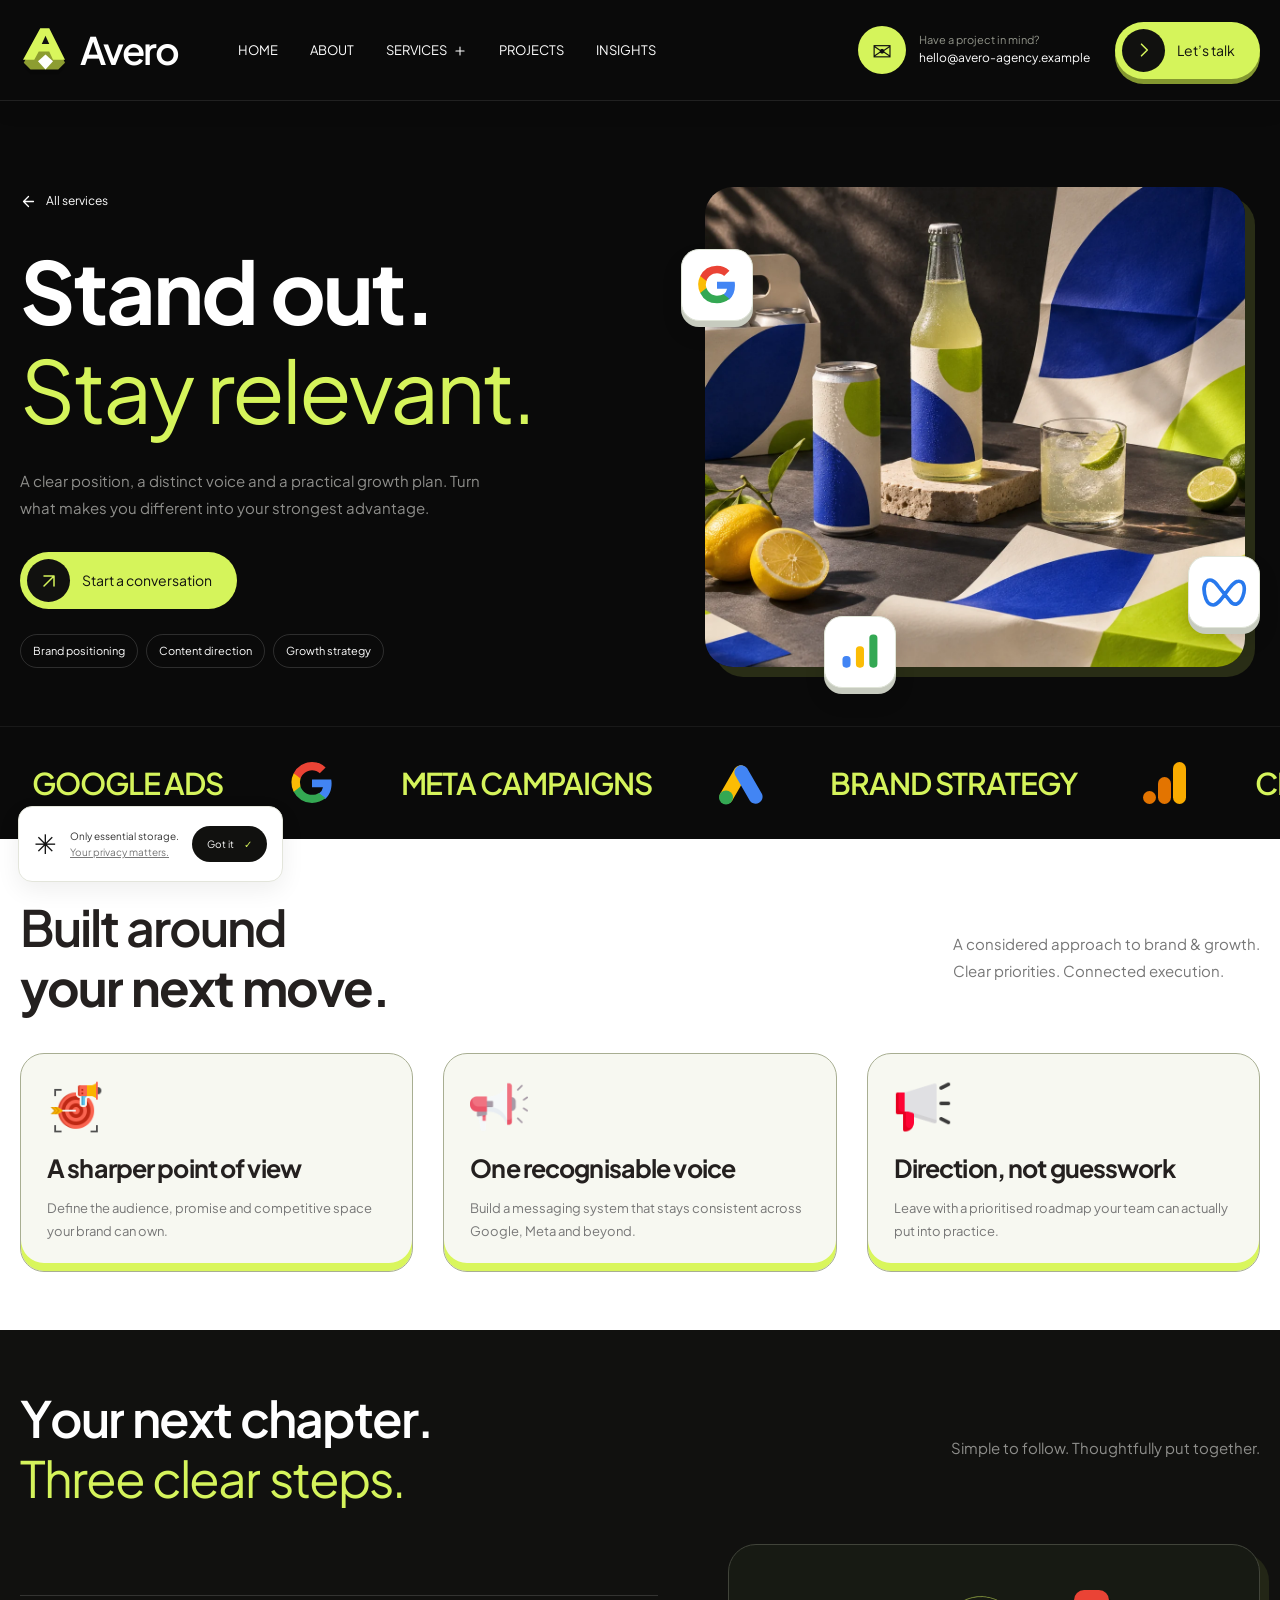
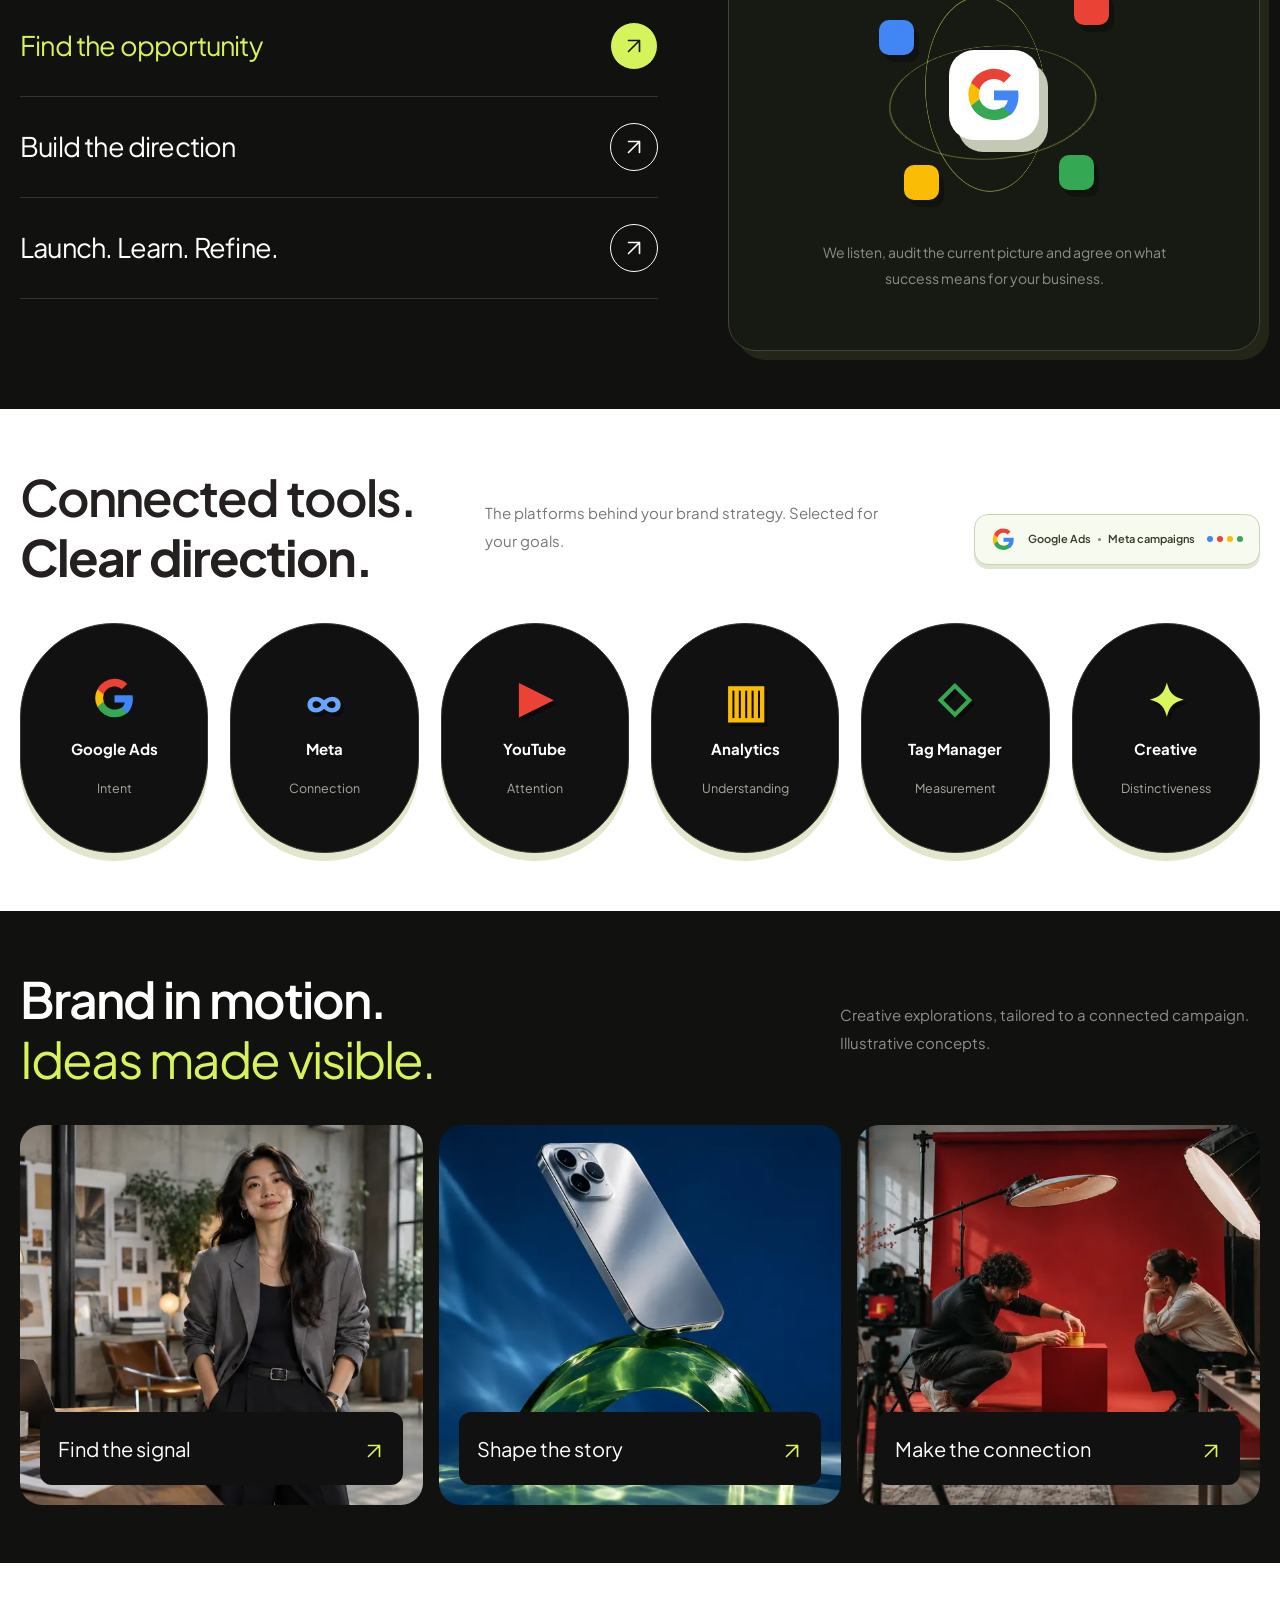
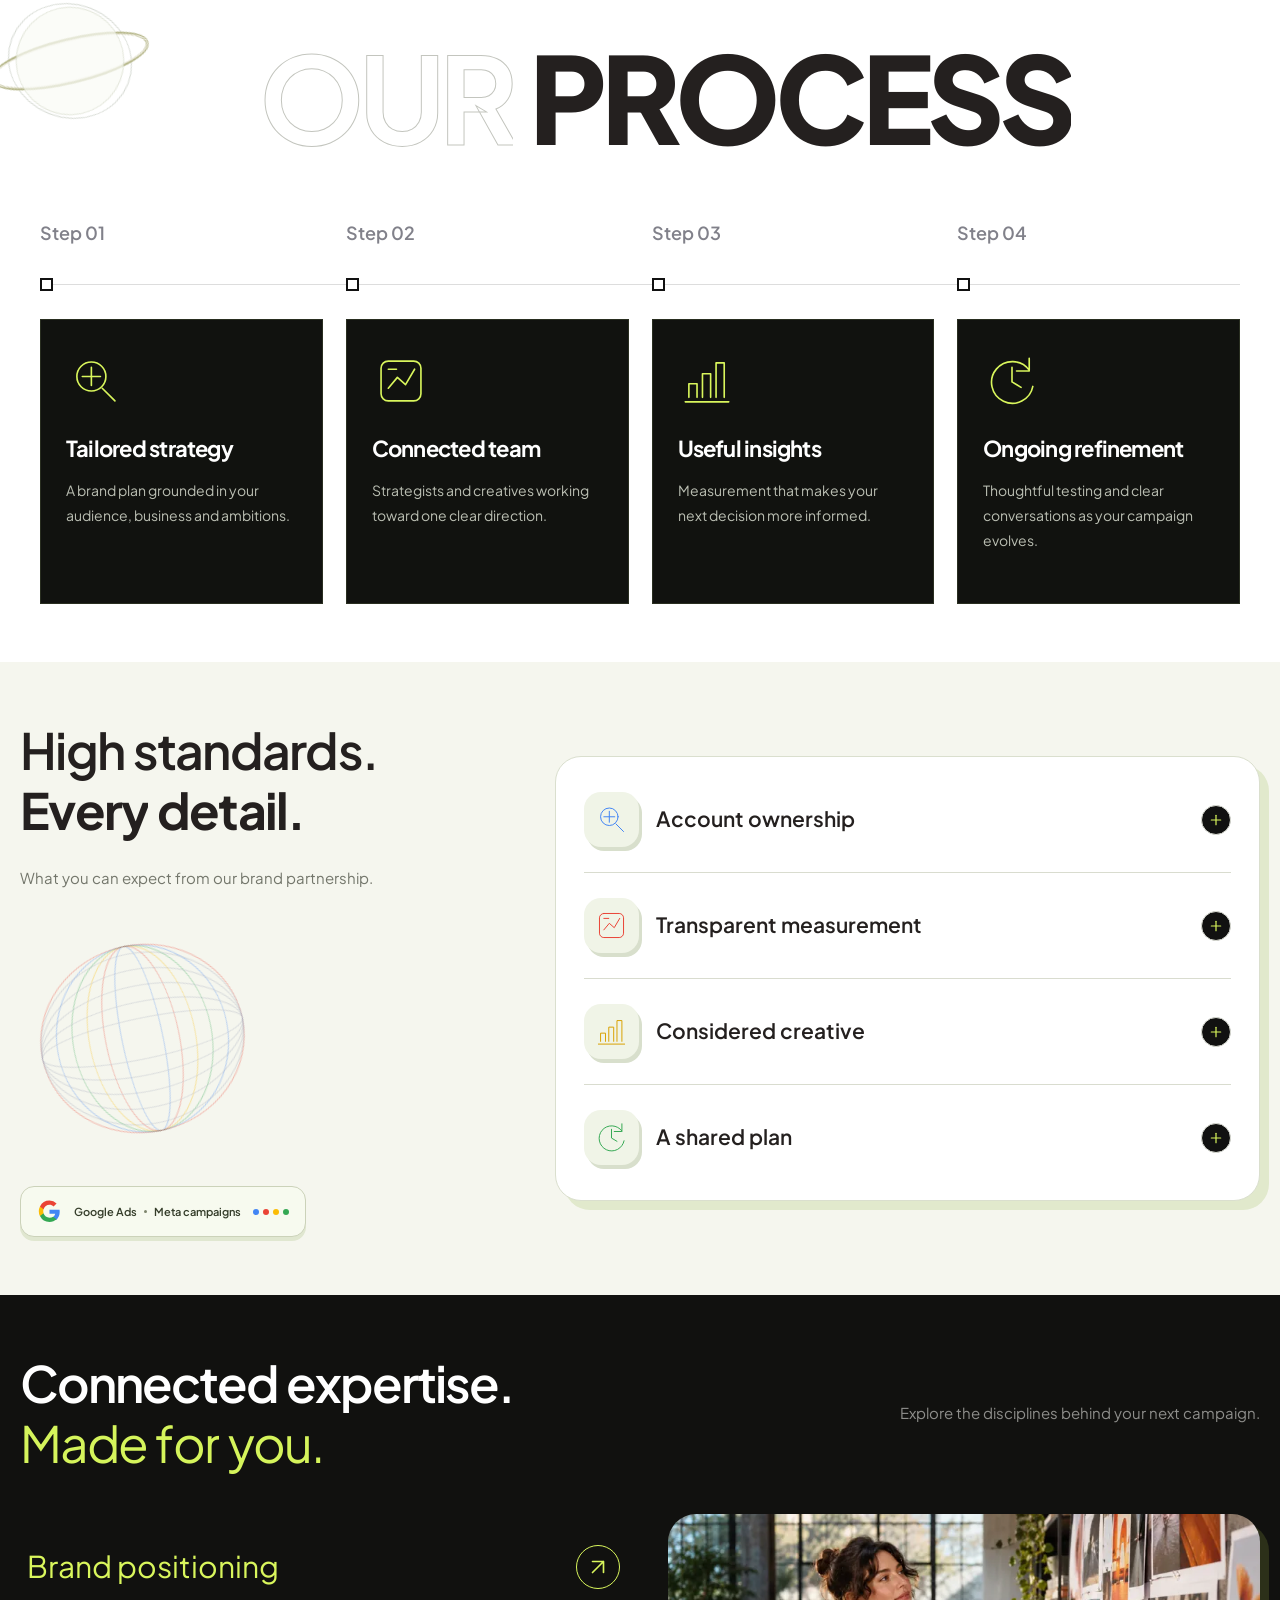
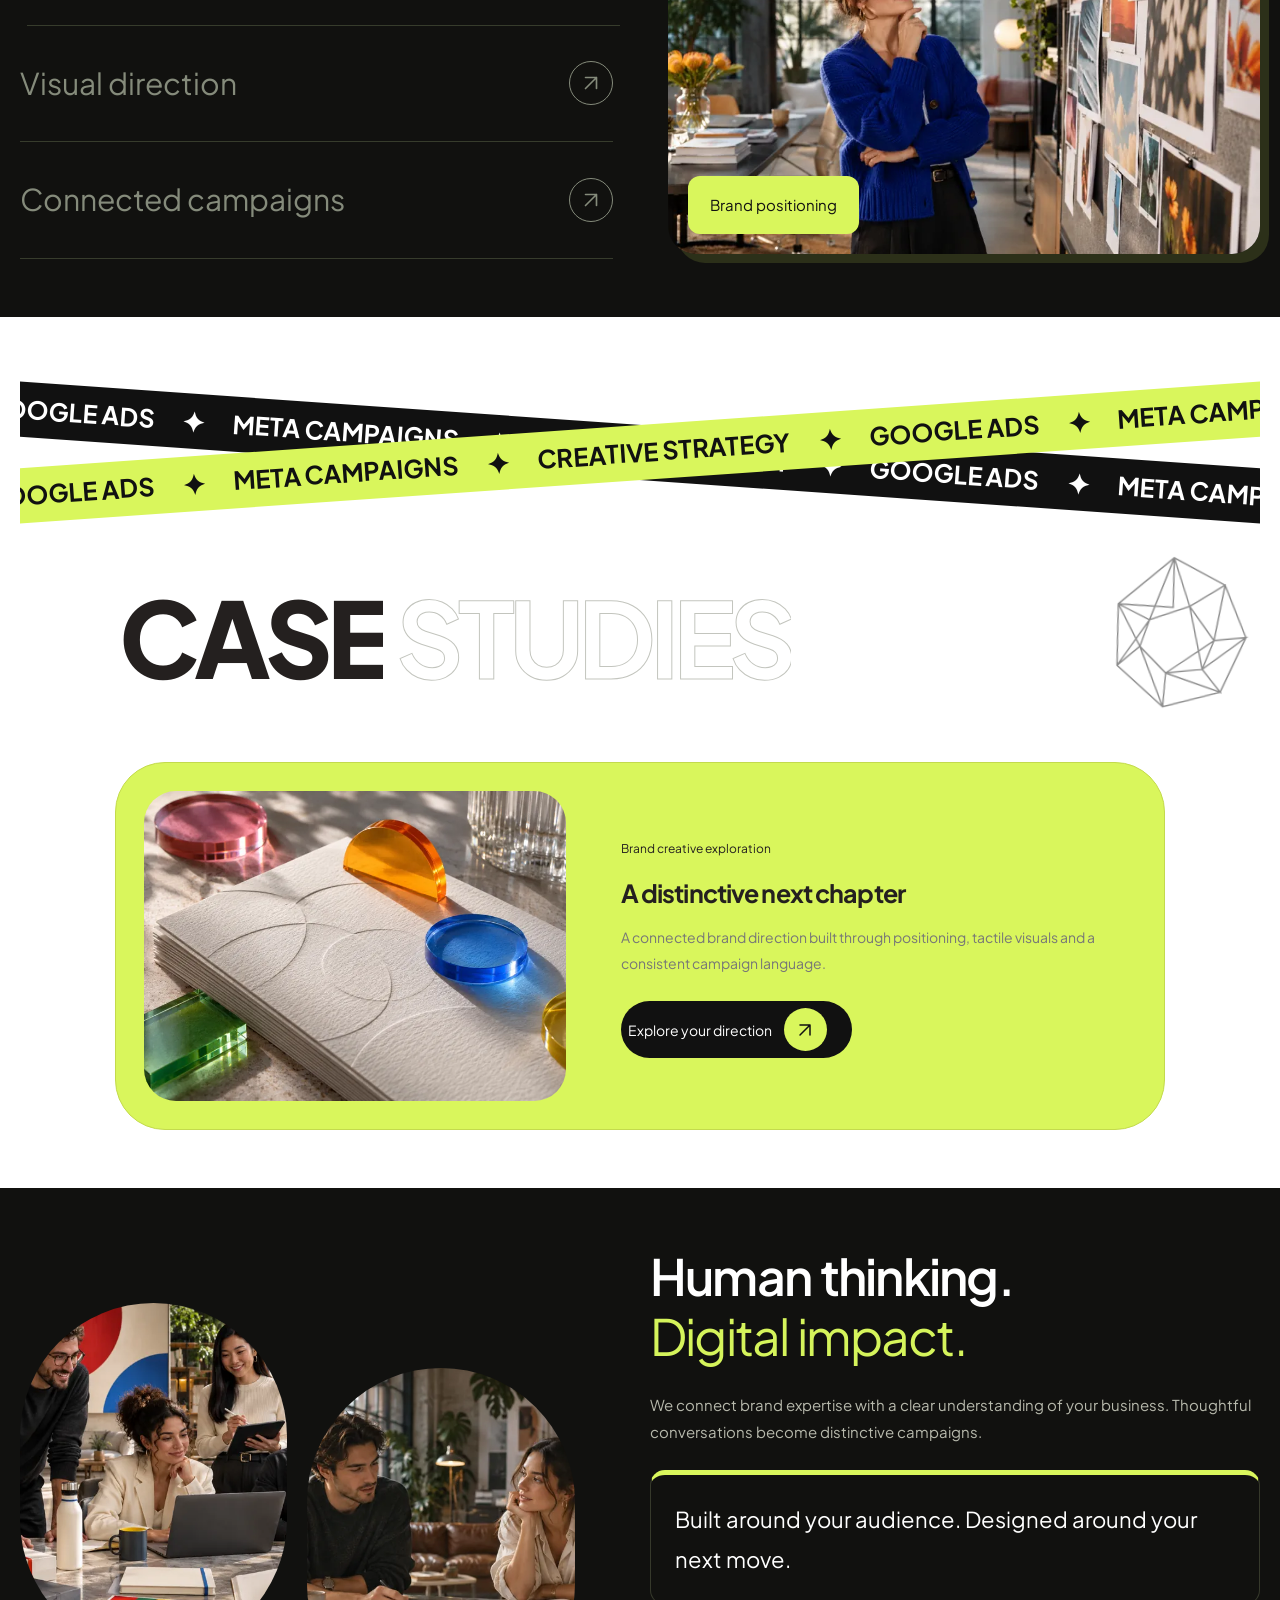
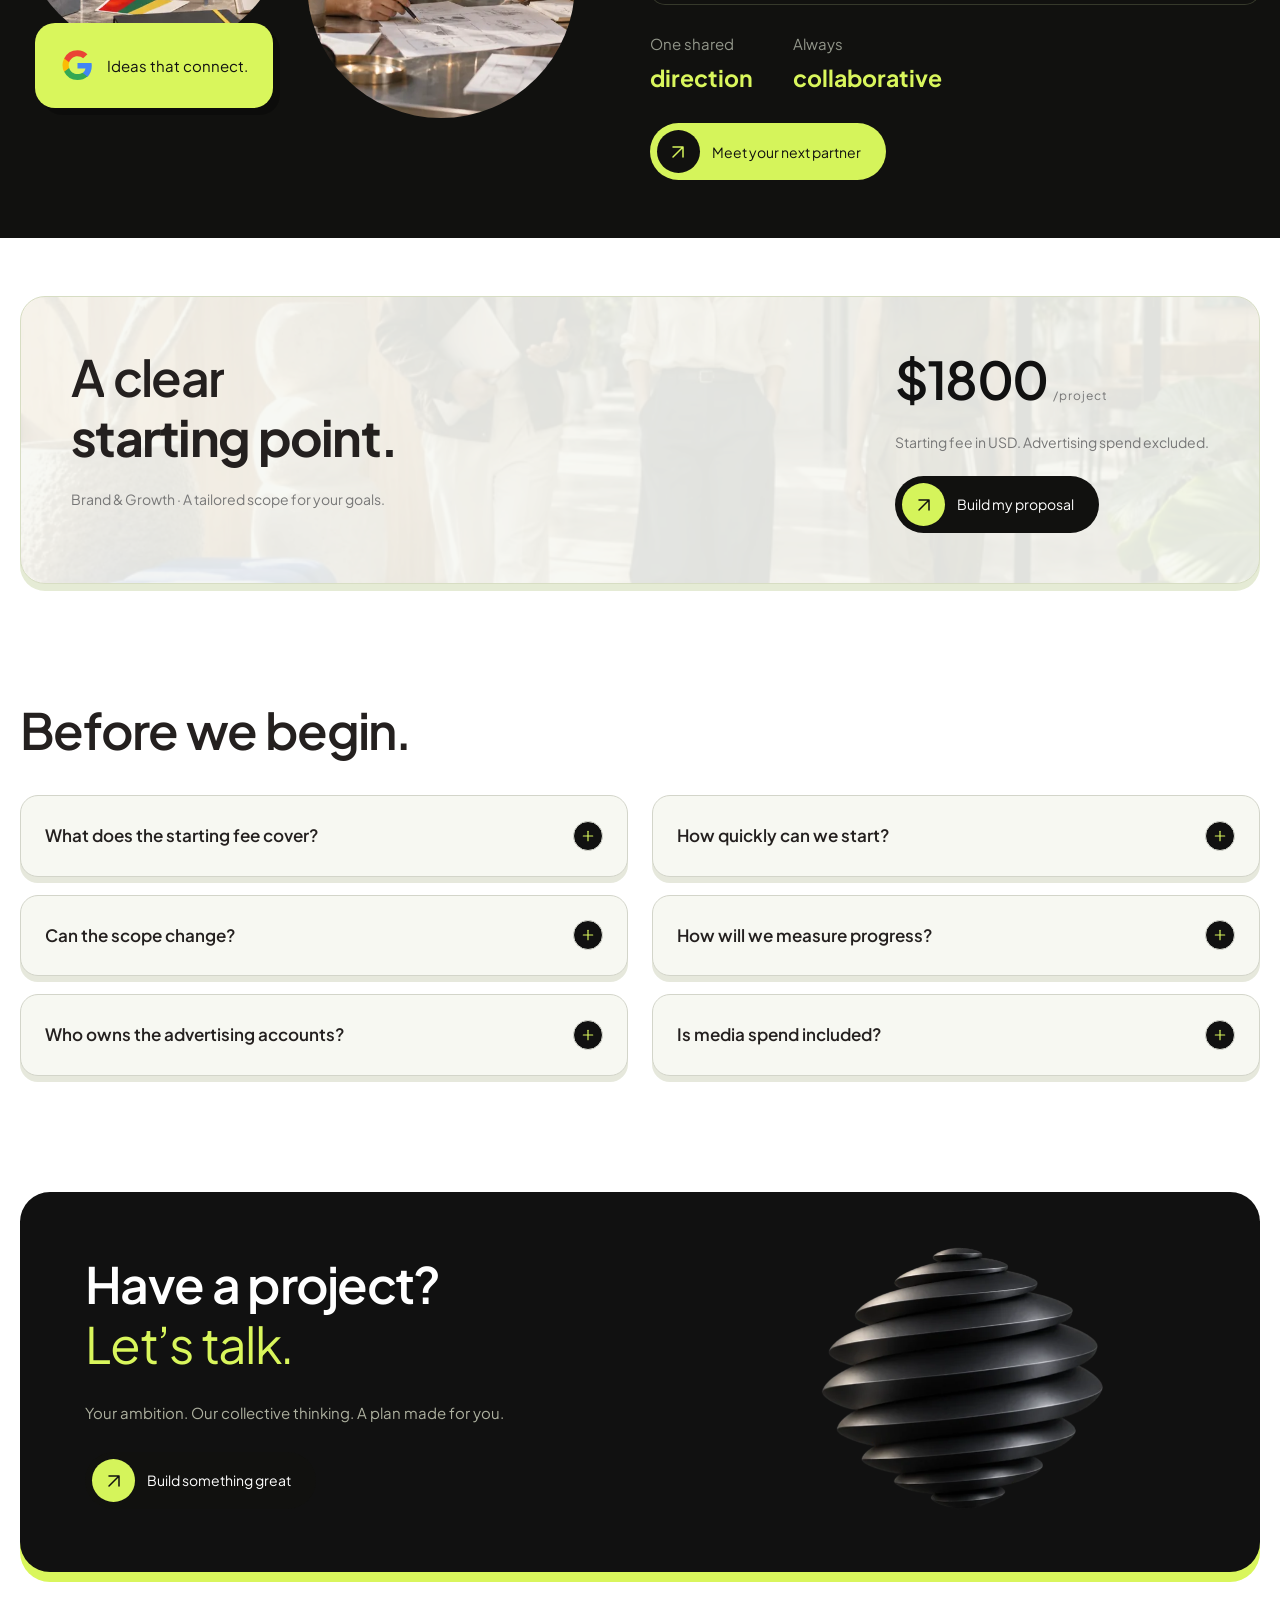
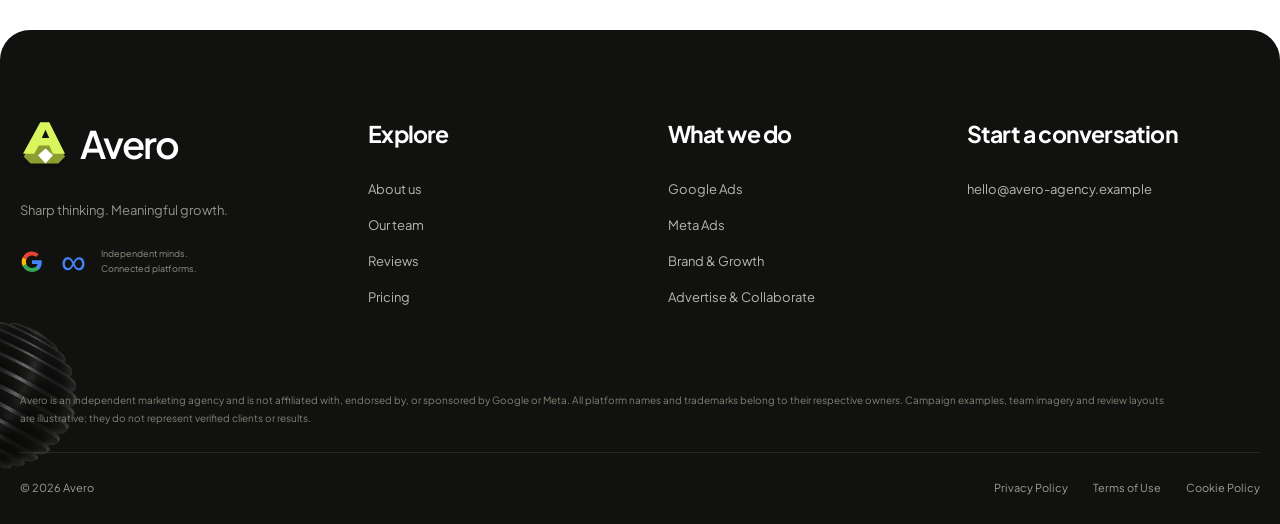
<file: brand-strategy.html>
<!DOCTYPE html>

<html lang="en"><head><meta charset="utf-8"/><meta content="width=device-width,initial-scale=1" name="viewport"/><meta content="Independent marketing studio for Google Ads, Meta campaigns and brand strategy." name="description"/><title>Brand &amp; Growth — Avero</title><link href="assets/icons/logo.svg" rel="icon"/><link href="assets/style.css" rel="stylesheet"/><script src="config/config.js"></script><script defer="" src="assets/app.js"></script></head><body data-page="brand-strategy"><a class="skip" href="#main">Skip to content</a><div aria-hidden="true" class="page-transition"><div class="transition-emblem"><img alt="" data-logo="" src="assets/icons/logo.svg"/><div class="transition-orbit"><i></i><i></i><i></i><i></i></div></div><span data-company="">Avero</span><small>Ideas in motion</small></div><header><div class="container header-inner"><a aria-label="Home" class="logo" href="index.html"><img alt="" data-logo="" height="42" src="assets/icons/logo.svg" width="42"/><span data-company="">Avero</span></a><nav aria-label="Main navigation" id="navigation"><a href="index.html">Home</a><a href="index.html#about">About</a><div class="dropdown"><button aria-expanded="false" class="services-toggle">Services <span class="small-plus"><svg aria-hidden="true" class="ui-icon icon-plus" xmlns="http://www.w3.org/2000/svg" viewBox="0 0 24 24" fill="none" stroke="currentColor" stroke-width="1.8" stroke-linecap="round" stroke-linejoin="round" focusable="false"><path d="M5 12h14"/><path class="icon-plus-vertical" d="M12 5v14"/></svg></span></button><div class="dropdown-panel"><div class="dropdown-links"><a href="google-ads.html">Google Ads<span><svg aria-hidden="true" class="ui-icon icon-arrow-up-right" xmlns="http://www.w3.org/2000/svg" viewBox="0 0 24 24" fill="none" stroke="currentColor" stroke-width="1.8" stroke-linecap="round" stroke-linejoin="round" focusable="false"><path d="M6 18 18 6M6 6h12v12"/></svg></span></a><a href="meta-ads.html">Meta Ads<span><svg aria-hidden="true" class="ui-icon icon-arrow-up-right" xmlns="http://www.w3.org/2000/svg" viewBox="0 0 24 24" fill="none" stroke="currentColor" stroke-width="1.8" stroke-linecap="round" stroke-linejoin="round" focusable="false"><path d="M6 18 18 6M6 6h12v12"/></svg></span></a><a href="brand-strategy.html">Brand &amp; Growth<span><svg aria-hidden="true" class="ui-icon icon-arrow-up-right" xmlns="http://www.w3.org/2000/svg" viewBox="0 0 24 24" fill="none" stroke="currentColor" stroke-width="1.8" stroke-linecap="round" stroke-linejoin="round" focusable="false"><path d="M6 18 18 6M6 6h12v12"/></svg></span></a></div></div></div><a href="index.html#work">Projects</a><a href="index.html#insights">Insights</a><a class="mobile-contact" href="index.html#contact">Contact</a></nav><div class="header-contact"><span class="mail-icon">✉</span><div><span>Have a project in mind?</span><a data-email="" href="mailto:hello@avero-agency.example">hello@avero-agency.example</a></div></div><a class="button header-cta" href="index.html#contact"><span aria-hidden="true" class="button-icon"><svg aria-hidden="true" class="ui-icon icon-chevron-right" xmlns="http://www.w3.org/2000/svg" viewBox="0 0 24 24" fill="none" stroke="currentColor" stroke-width="1.8" stroke-linecap="round" stroke-linejoin="round" focusable="false"><path d="m9 5 7 7-7 7"/></svg></span><span>Let’s talk</span></a><button aria-controls="navigation" aria-expanded="false" aria-label="Open menu" class="menu-toggle"><span></span><span></span></button></div></header><main id="main"><section class="service-hero dark"><div class="container"><div class="service-hero-copy"><a class="back-link" href="index.html#services"><svg aria-hidden="true" class="ui-icon icon-arrow-left" xmlns="http://www.w3.org/2000/svg" viewBox="0 0 24 24" fill="none" stroke="currentColor" stroke-width="1.8" stroke-linecap="round" stroke-linejoin="round" focusable="false"><path d="M19 12H5m7-7-7 7 7 7"/></svg> All services</a><h1 data-aos="">Stand out.<br/><em>Stay relevant.</em></h1><p>A clear position, a distinct voice and a practical growth plan. Turn what makes you different into your strongest advantage.</p><a class="button" href="index.html#contact"><span aria-hidden="true" class="button-icon"><svg aria-hidden="true" class="ui-icon icon-arrow-up-right" xmlns="http://www.w3.org/2000/svg" viewBox="0 0 24 24" fill="none" stroke="currentColor" stroke-width="1.8" stroke-linecap="round" stroke-linejoin="round" focusable="false"><path d="M6 18 18 6M6 6h12v12"/></svg></span><span>Start a conversation</span></a><div class="tags"><span>Brand positioning</span><span>Content direction</span><span>Growth strategy</span></div></div><div class="service-hero-photo" data-aos=""><img alt="Brand &amp; Growth creative studio concept" fetchpriority="high" src="assets/images/brand.webp"/><div aria-hidden="true" class="hero-satellites"><span class="hero-platform-tile google-tile"><span class="google-g"></span></span><span class="hero-platform-tile meta-tile"><svg aria-hidden="true" fill="none" viewbox="0 0 64 40"><path d="M7 30C-1 8 11-7 24 12l16 20C55 52 70 4 52 5c-12 0-23 33-35 33-4 0-8-3-10-8Z" stroke="#2879ed" stroke-linecap="round" stroke-width="5"></path></svg></span><span class="hero-platform-tile analytics-tile"><svg aria-hidden="true" viewbox="0 0 48 48"><rect fill="#4285f4" height="13" rx="4" width="9" x="5" y="29"></rect><rect fill="#fbbc05" height="24" rx="4" width="9" x="20" y="18"></rect><rect fill="#34a853" height="37" rx="4" width="9" x="35" y="5"></rect></svg></span></div></div></div></section><div class="marquee"><div><span>Google Ads <img class="marquee-google" src="assets/icons/google.svg" alt="" aria-hidden="true" width="48" height="48"/> Meta campaigns <img class="marquee-google" src="assets/icons/google-ads.svg" alt="" aria-hidden="true" width="48" height="48"/> Brand strategy <img class="marquee-google" src="assets/icons/google-analytics.svg" alt="" aria-hidden="true" width="48" height="48"/> Creative that clicks <img class="marquee-google" src="assets/icons/google-tag-manager.svg" alt="" aria-hidden="true" width="48" height="48"/> </span><span aria-hidden="true">Google Ads <img class="marquee-google" src="assets/icons/google.svg" alt="" aria-hidden="true" width="48" height="48"/> Meta campaigns <img class="marquee-google" src="assets/icons/google-ads.svg" alt="" aria-hidden="true" width="48" height="48"/> Brand strategy <img class="marquee-google" src="assets/icons/google-analytics.svg" alt="" aria-hidden="true" width="48" height="48"/> Creative that clicks <img class="marquee-google" src="assets/icons/google-tag-manager.svg" alt="" aria-hidden="true" width="48" height="48"/> </span></div></div><section class="section"><div class="container"><div class="section-head"><h2 data-aos="">Built around<br/><strong>your next move.</strong></h2><p>A considered approach to brand &amp; growth.<br/>Clear priorities. Connected execution.</p></div><div class="benefit-grid"><article aria-label="A sharper point of view. Hover or press Enter to reveal the image." class="benefit-card" data-aos="" tabindex="0"><div class="flip-inner"><div class="flip-front"><span class="benefit-icon"><img alt="" height="58" loading="lazy" src="assets/icons/target.png" width="58"/></span><h3>A sharper point of view</h3><p>Define the audience, promise and competitive space your brand can own.</p></div><div class="flip-back"><img alt="Brand campaign creative direction" decoding="async" loading="lazy" src="assets/images/fresh-26.webp"/><span>A sharper point of view</span></div></div></article><article aria-label="One recognisable voice. Hover or press Enter to reveal the image." class="benefit-card" data-aos="" tabindex="0"><div class="flip-inner"><div class="flip-front"><span class="benefit-icon"><img alt="" height="58" loading="lazy" src="assets/icons/megaphone.png" width="58"/></span><h3>One recognisable voice</h3><p>Build a messaging system that stays consistent across Google, Meta and beyond.</p></div><div class="flip-back"><img alt="Brand campaign creative direction" decoding="async" loading="lazy" src="assets/images/fresh-27.webp"/><span>One recognisable voice</span></div></div></article><article aria-label="Direction, not guesswork. Hover or press Enter to reveal the image." class="benefit-card" data-aos="" tabindex="0"><div class="flip-inner"><div class="flip-front"><span class="benefit-icon"><img alt="" height="58" loading="lazy" src="assets/icons/growth.png" width="58"/></span><h3>Direction, not guesswork</h3><p>Leave with a prioritised roadmap your team can actually put into practice.</p></div><div class="flip-back"><img alt="Brand campaign creative direction" decoding="async" loading="lazy" src="assets/images/fresh-28.webp"/><span>Direction, not guesswork</span></div></div></article></div></div></section><section class="section dark process"><div class="container"><div class="section-head"><h2 data-aos="">Your next chapter.<br/><em>Three clear steps.</em></h2><p>Simple to follow. Thoughtfully put together.</p></div><div class="process-layout"><div aria-label="Our process" class="process-tabs" role="tablist"><button aria-controls="process-panel" aria-selected="true" data-description="We listen, audit the current picture and agree on what success means for your business." data-step="0" id="tab-0" role="tab"><span>Find the opportunity</span><span aria-hidden="true" class="round-arrow"><svg xmlns="http://www.w3.org/2000/svg" viewBox="0 0 24 24" fill="none" stroke="currentColor" stroke-width="1.8" stroke-linecap="round" stroke-linejoin="round" focusable="false"><path d="M6 18 18 6M6 6h12v12"/></svg></span></button><button aria-controls="process-panel" aria-selected="false" data-description="We shape the campaign, creative and measurement plan around your priorities." data-step="1" id="tab-1" role="tab"><span>Build the direction</span><span aria-hidden="true" class="round-arrow"><svg xmlns="http://www.w3.org/2000/svg" viewBox="0 0 24 24" fill="none" stroke="currentColor" stroke-width="1.8" stroke-linecap="round" stroke-linejoin="round" focusable="false"><path d="M6 18 18 6M6 6h12v12"/></svg></span></button><button aria-controls="process-panel" aria-selected="false" data-description="We review the signals, share the learnings and keep improving the next move." data-step="2" id="tab-2" role="tab"><span>Launch. Learn. Refine.</span><span aria-hidden="true" class="round-arrow"><svg xmlns="http://www.w3.org/2000/svg" viewBox="0 0 24 24" fill="none" stroke="currentColor" stroke-width="1.8" stroke-linecap="round" stroke-linejoin="round" focusable="false"><path d="M6 18 18 6M6 6h12v12"/></svg></span></button></div><div aria-labelledby="tab-0" class="process-visual" id="process-panel" role="tabpanel"><div aria-hidden="true" class="orbit" data-step="0"><div class="google-object"><span class="google-g"></span><i class="g-piece blue"></i><i class="g-piece red"></i><i class="g-piece yellow"></i><i class="g-piece green"></i><div class="g-ring"></div><div class="g-ring second"></div></div></div><p>We listen, audit the current picture and agree on what success means for your business.</p></div></div></div></section><section class="section expertise"><div class="container"><div class="section-head"><h2 data-aos="">Connected tools.<br/><strong>Clear direction.</strong></h2><p>The platforms behind your brand strategy. Selected for your goals.</p><div aria-label="Google Ads and Meta campaign expertise" class="google-signature"><span aria-hidden="true" class="google-g"></span><span>Google Ads <i></i> Meta campaigns</span><span aria-hidden="true" class="signature-dots"><b></b><b></b><b></b><b></b></span></div></div><div class="skill-pills"><div class="skill-pill"><span class="platform-symbol p-0"><span aria-label="Google" class="google-g"></span></span><strong>Google Ads</strong><small>Intent</small></div><div class="skill-pill"><span class="platform-symbol p-1">∞</span><strong>Meta</strong><small>Connection</small></div><div class="skill-pill"><span class="platform-symbol p-2">▶</span><strong>YouTube</strong><small>Attention</small></div><div class="skill-pill"><span class="platform-symbol p-3">▥</span><strong>Analytics</strong><small>Understanding</small></div><div class="skill-pill"><span class="platform-symbol p-4">◇</span><strong>Tag Manager</strong><small>Measurement</small></div><div class="skill-pill"><span class="platform-symbol p-5">✦</span><strong>Creative</strong><small>Distinctiveness</small></div></div></div></section><section class="section dark service-gallery"><div class="container"><div class="section-head"><h2 data-aos="">Brand in motion.<br/><em>Ideas made visible.</em></h2><p>Creative explorations, tailored to a connected campaign. Illustrative concepts.</p></div><div class="expand-gallery"><a href="index.html#contact" style="--panel:0"><img alt="Original campaign exploration" decoding="async" loading="lazy" src="assets/images/fresh-29.webp"/><span>Find the signal<b><svg aria-hidden="true" class="ui-icon icon-arrow-up-right" xmlns="http://www.w3.org/2000/svg" viewBox="0 0 24 24" fill="none" stroke="currentColor" stroke-width="1.8" stroke-linecap="round" stroke-linejoin="round" focusable="false"><path d="M6 18 18 6M6 6h12v12"/></svg></b></span></a><a href="index.html#contact" style="--panel:1"><img alt="Original campaign exploration" decoding="async" loading="lazy" src="assets/images/fresh-30.webp"/><span>Shape the story<b><svg aria-hidden="true" class="ui-icon icon-arrow-up-right" xmlns="http://www.w3.org/2000/svg" viewBox="0 0 24 24" fill="none" stroke="currentColor" stroke-width="1.8" stroke-linecap="round" stroke-linejoin="round" focusable="false"><path d="M6 18 18 6M6 6h12v12"/></svg></b></span></a><a href="index.html#contact" style="--panel:2"><img alt="Original campaign exploration" decoding="async" loading="lazy" src="assets/images/fresh-31.webp"/><span>Make the connection<b><svg aria-hidden="true" class="ui-icon icon-arrow-up-right" xmlns="http://www.w3.org/2000/svg" viewBox="0 0 24 24" fill="none" stroke="currentColor" stroke-width="1.8" stroke-linecap="round" stroke-linejoin="round" focusable="false"><path d="M6 18 18 6M6 6h12v12"/></svg></b></span></a></div></div></section><section class="section reference-process" id="reference-process"><div class="container"><div class="reference-heading"><img alt="" class="process-orbit scroll-sculpture" src="assets/icons/glass-orbit.svg"/><h2 class="display-title scroll-title" data-aos="" data-drift=""><span>OUR</span> PROCESS</h2></div><div class="reference-steps"><article><div class="step-rail">Step 01<i></i></div><div class="step-body" data-aos=""><div class="step-icon"><svg aria-hidden="true" fill="none" stroke="currentColor" stroke-linecap="round" stroke-linejoin="round" stroke-width="1.8" viewbox="0 0 64 64"><circle cx="28" cy="27" r="16"></circle><path d="m40 40 14 14M18 27h20M28 17v20"></path></svg></div><h3>Tailored strategy</h3><p>A brand plan grounded in your audience, business and ambitions.</p></div></article><article><div class="step-rail">Step 02<i></i></div><div class="step-body" data-aos=""><div class="step-icon"><svg aria-hidden="true" fill="none" stroke="currentColor" stroke-linecap="round" stroke-linejoin="round" stroke-width="1.8" viewbox="0 0 64 64"><rect height="44" rx="8" width="44" x="10" y="10"></rect><path d="m18 40 10-12 9 8 10-17M18 19h9"></path></svg></div><h3>Connected team</h3><p>Strategists and creatives working toward one clear direction.</p></div></article><article><div class="step-rail">Step 03<i></i></div><div class="step-body" data-aos=""><div class="step-icon"><svg aria-hidden="true" fill="none" stroke="currentColor" stroke-linecap="round" stroke-linejoin="round" stroke-width="1.8" viewbox="0 0 64 64"><path d="M12 50V35h9v15M27 50V24h9v26M42 50V12h9v38M8 55h48"></path></svg></div><h3>Useful insights</h3><p>Measurement that makes your next decision more informed.</p></div></article><article><div class="step-rail">Step 04<i></i></div><div class="step-body" data-aos=""><div class="step-icon"><svg aria-hidden="true" fill="none" stroke="currentColor" stroke-linecap="round" stroke-linejoin="round" stroke-width="1.8" viewbox="0 0 64 64"><path d="M51 20A23 23 0 1 0 55 38M51 7v14H37M32 17v16l10 6"></path></svg></div><h3>Ongoing refinement</h3><p>Thoughtful testing and clear conversations as your campaign evolves.</p></div></article></div></div></section><section class="section standards google-standards" id="standards"><div class="container standards-layout"><div><h2 data-aos="">High standards.<br/><strong>Every detail.</strong></h2><p>What you can expect from our brand partnership.</p><img alt="" class="standards-art scroll-sculpture" loading="lazy" src="assets/icons/google-wire.svg"/><div aria-label="Google Ads and Meta campaign expertise" class="google-signature"><span aria-hidden="true" class="google-g"></span><span>Google Ads <i></i> Meta campaigns</span><span aria-hidden="true" class="signature-dots"><b></b><b></b><b></b><b></b></span></div></div><div class="standards-list"><details><summary><span class="standard-icon"><svg aria-hidden="true" fill="none" stroke="currentColor" stroke-linecap="round" stroke-linejoin="round" stroke-width="1.8" viewbox="0 0 64 64"><circle cx="28" cy="27" r="16"></circle><path d="m40 40 14 14M18 27h20M28 17v20"></path></svg></span>Account ownership<span class="plus"><svg aria-hidden="true" class="ui-icon icon-plus" xmlns="http://www.w3.org/2000/svg" viewBox="0 0 24 24" fill="none" stroke="currentColor" stroke-width="1.8" stroke-linecap="round" stroke-linejoin="round" focusable="false"><path d="M5 12h14"/><path class="icon-plus-vertical" d="M12 5v14"/></svg></span></summary><p>Your accounts and assets stay yours. Our access follows the agreed scope.</p></details><details><summary><span class="standard-icon"><svg aria-hidden="true" fill="none" stroke="currentColor" stroke-linecap="round" stroke-linejoin="round" stroke-width="1.8" viewbox="0 0 64 64"><rect height="44" rx="8" width="44" x="10" y="10"></rect><path d="m18 40 10-12 9 8 10-17M18 19h9"></path></svg></span>Transparent measurement<span class="plus"><svg aria-hidden="true" class="ui-icon icon-plus" xmlns="http://www.w3.org/2000/svg" viewBox="0 0 24 24" fill="none" stroke="currentColor" stroke-width="1.8" stroke-linecap="round" stroke-linejoin="round" focusable="false"><path d="M5 12h14"/><path class="icon-plus-vertical" d="M12 5v14"/></svg></span></summary><p>We agree useful indicators and explain the limits of attribution.</p></details><details><summary><span class="standard-icon"><svg aria-hidden="true" fill="none" stroke="currentColor" stroke-linecap="round" stroke-linejoin="round" stroke-width="1.8" viewbox="0 0 64 64"><path d="M12 50V35h9v15M27 50V24h9v26M42 50V12h9v38M8 55h48"></path></svg></span>Considered creative<span class="plus"><svg aria-hidden="true" class="ui-icon icon-plus" xmlns="http://www.w3.org/2000/svg" viewBox="0 0 24 24" fill="none" stroke="currentColor" stroke-width="1.8" stroke-linecap="round" stroke-linejoin="round" focusable="false"><path d="M5 12h14"/><path class="icon-plus-vertical" d="M12 5v14"/></svg></span></summary><p>Every creative decision connects to a brief, audience and purpose.</p></details><details><summary><span class="standard-icon"><svg aria-hidden="true" fill="none" stroke="currentColor" stroke-linecap="round" stroke-linejoin="round" stroke-width="1.8" viewbox="0 0 64 64"><path d="M51 20A23 23 0 1 0 55 38M51 7v14H37M32 17v16l10 6"></path></svg></span>A shared plan<span class="plus"><svg aria-hidden="true" class="ui-icon icon-plus" xmlns="http://www.w3.org/2000/svg" viewBox="0 0 24 24" fill="none" stroke="currentColor" stroke-width="1.8" stroke-linecap="round" stroke-linejoin="round" focusable="false"><path d="M5 12h14"/><path class="icon-plus-vertical" d="M12 5v14"/></svg></span></summary><p>Deliverables, timings and responsibilities are agreed before work begins.</p></details></div></div></section><section class="section dark focus-services"><div class="container"><div class="section-head"><h2 data-aos="">Connected expertise.<br/><em>Made for you.</em></h2><p>Explore the disciplines behind your next campaign.</p></div><div class="focus-layout"><div aria-label="Service disciplines" class="focus-tabs" role="tablist"><button aria-controls="focus-image-0" aria-selected="true" data-focus="0" role="tab">Brand positioning<span><svg aria-hidden="true" class="ui-icon icon-arrow-up-right" xmlns="http://www.w3.org/2000/svg" viewBox="0 0 24 24" fill="none" stroke="currentColor" stroke-width="1.8" stroke-linecap="round" stroke-linejoin="round" focusable="false"><path d="M6 18 18 6M6 6h12v12"/></svg></span></button><button aria-controls="focus-image-1" aria-selected="false" data-focus="1" role="tab">Visual direction<span><svg aria-hidden="true" class="ui-icon icon-arrow-up-right" xmlns="http://www.w3.org/2000/svg" viewBox="0 0 24 24" fill="none" stroke="currentColor" stroke-width="1.8" stroke-linecap="round" stroke-linejoin="round" focusable="false"><path d="M6 18 18 6M6 6h12v12"/></svg></span></button><button aria-controls="focus-image-2" aria-selected="false" data-focus="2" role="tab">Connected campaigns<span><svg aria-hidden="true" class="ui-icon icon-arrow-up-right" xmlns="http://www.w3.org/2000/svg" viewBox="0 0 24 24" fill="none" stroke="currentColor" stroke-width="1.8" stroke-linecap="round" stroke-linejoin="round" focusable="false"><path d="M6 18 18 6M6 6h12v12"/></svg></span></button></div><div class="focus-images"><div aria-hidden="false" class="focus-image active" id="focus-image-0" role="tabpanel"><img alt="Brand positioning" decoding="async" loading="lazy" src="assets/images/fresh-32.webp"/><span>Brand positioning</span></div><div aria-hidden="true" class="focus-image" id="focus-image-1" role="tabpanel"><img alt="Visual direction" decoding="async" loading="lazy" src="assets/images/fresh-33.webp"/><span>Visual direction</span></div><div aria-hidden="true" class="focus-image" id="focus-image-2" role="tabpanel"><img alt="Connected campaigns" decoding="async" loading="lazy" src="assets/images/fresh-34.webp"/><span>Connected campaigns</span></div></div></div></div></section><section class="section reference-case" id="reference-case"><div class="container"><div aria-hidden="true" class="cross-marquees"><div class="cross-band black-band"><div><span>GOOGLE ADS <b>✦</b> META CAMPAIGNS <b>✦</b> CREATIVE STRATEGY <b>✦</b> <span>GOOGLE ADS <b>✦</b> META CAMPAIGNS <b>✦</b> CREATIVE STRATEGY <b>✦</b> <span>GOOGLE ADS <b>✦</b> META CAMPAIGNS <b>✦</b> CREATIVE STRATEGY <b>✦</b> <span>GOOGLE ADS <b>✦</b> META CAMPAIGNS <b>✦</b> CREATIVE STRATEGY <b>✦</b> </span></span></span></span></div></div><div class="cross-band lime-band"><div><span>GOOGLE ADS <b>✦</b> META CAMPAIGNS <b>✦</b> CREATIVE STRATEGY <b>✦</b> <span>GOOGLE ADS <b>✦</b> META CAMPAIGNS <b>✦</b> CREATIVE STRATEGY <b>✦</b> <span>GOOGLE ADS <b>✦</b> META CAMPAIGNS <b>✦</b> CREATIVE STRATEGY <b>✦</b> <span>GOOGLE ADS <b>✦</b> META CAMPAIGNS <b>✦</b> CREATIVE STRATEGY <b>✦</b> </span></span></span></span></div></div></div><div class="reference-heading"><h2 class="display-title scroll-title" data-aos="" data-drift="">CASE <span>STUDIES</span></h2><img alt="" class="case-wire scroll-sculpture" src="assets/icons/wireframe.svg"/></div><article class="lime-case"><img alt="Original campaign concept" class="case-photo" decoding="async" loading="lazy" src="assets/images/fresh-37.webp"/><div><span class="case-caption">Brand creative exploration</span><h3>A distinctive next chapter</h3><p>A connected brand direction built through positioning, tactile visuals and a consistent campaign language.</p><a class="button dark-button" href="index.html#contact"><span>Explore your direction</span><span class="button-icon"><svg aria-hidden="true" class="ui-icon icon-arrow-up-right" xmlns="http://www.w3.org/2000/svg" viewBox="0 0 24 24" fill="none" stroke="currentColor" stroke-width="1.8" stroke-linecap="round" stroke-linejoin="round" focusable="false"><path d="M6 18 18 6M6 6h12v12"/></svg></span></a></div></article></div></section><section class="section dark connected-story"><div class="container story-layout"><div class="story-photos"><img alt="Creative collaboration" decoding="async" loading="lazy" src="assets/images/fresh-35.webp"/><img alt="Campaign direction" decoding="async" loading="lazy" src="assets/images/fresh-36.webp"/><span><span class="google-g"></span>Ideas that connect.</span></div><div><h2 data-aos="">Human thinking.<br/><em>Digital impact.</em></h2><p>We connect brand expertise with a clear understanding of your business. Thoughtful conversations become distinctive campaigns.</p><blockquote>Built around your audience. Designed around your next move.</blockquote><div class="story-values"><span>One shared<br/><strong>direction</strong></span><span>Always<br/><strong>collaborative</strong></span></div><a class="button" href="index.html#contact"><span class="button-icon"><svg aria-hidden="true" class="ui-icon icon-arrow-up-right" xmlns="http://www.w3.org/2000/svg" viewBox="0 0 24 24" fill="none" stroke="currentColor" stroke-width="1.8" stroke-linecap="round" stroke-linejoin="round" focusable="false"><path d="M6 18 18 6M6 6h12v12"/></svg></span>Meet your next partner</a></div></div></section><section class="section service-offer" id="service-offer"><div class="container"><div class="offer-box" data-aos=""><img alt="" aria-hidden="true" class="offer-photo" loading="lazy" src="assets/images/fresh-38.webp"/><div><h2 data-aos="">A clear<br/><strong>starting point.</strong></h2><p>Brand &amp; Growth · A tailored scope for your goals.</p></div><div><div class="price">$1800<small>/project</small></div><p>Starting fee in USD. Advertising spend excluded.</p><a class="button" href="index.html#contact"><span aria-hidden="true" class="button-icon"><svg aria-hidden="true" class="ui-icon icon-arrow-up-right" xmlns="http://www.w3.org/2000/svg" viewBox="0 0 24 24" fill="none" stroke="currentColor" stroke-width="1.8" stroke-linecap="round" stroke-linejoin="round" focusable="false"><path d="M6 18 18 6M6 6h12v12"/></svg></span><span>Build my proposal</span></a></div></div></div></section><section class="section designed-faq"><div class="container"><h2 data-aos="">Before we begin.</h2><div class="faq-grid"><details data-aos=""><summary>What does the starting fee cover?<span aria-hidden="true" class="plus"><svg aria-hidden="true" class="ui-icon icon-plus" xmlns="http://www.w3.org/2000/svg" viewBox="0 0 24 24" fill="none" stroke="currentColor" stroke-width="1.8" stroke-linecap="round" stroke-linejoin="round" focusable="false"><path d="M5 12h14"/><path class="icon-plus-vertical" d="M12 5v14"/></svg></span></summary><p>A focused brand &amp; growth engagement. Your written proposal confirms deliverables, timing, fees and any production costs before work begins.</p></details><details data-aos=""><summary>How quickly can we start?<span aria-hidden="true" class="plus"><svg aria-hidden="true" class="ui-icon icon-plus" xmlns="http://www.w3.org/2000/svg" viewBox="0 0 24 24" fill="none" stroke="currentColor" stroke-width="1.8" stroke-linecap="round" stroke-linejoin="round" focusable="false"><path d="M5 12h14"/><path class="icon-plus-vertical" d="M12 5v14"/></svg></span></summary><p>Timing depends on account access, the brief and required creative assets. We confirm a realistic launch schedule together.</p></details><details data-aos=""><summary>Can the scope change?<span aria-hidden="true" class="plus"><svg aria-hidden="true" class="ui-icon icon-plus" xmlns="http://www.w3.org/2000/svg" viewBox="0 0 24 24" fill="none" stroke="currentColor" stroke-width="1.8" stroke-linecap="round" stroke-linejoin="round" focusable="false"><path d="M5 12h14"/><path class="icon-plus-vertical" d="M12 5v14"/></svg></span></summary><p>Yes. We review priorities together and agree any scope or fee changes before proceeding.</p></details><details data-aos=""><summary>How will we measure progress?<span aria-hidden="true" class="plus"><svg aria-hidden="true" class="ui-icon icon-plus" xmlns="http://www.w3.org/2000/svg" viewBox="0 0 24 24" fill="none" stroke="currentColor" stroke-width="1.8" stroke-linecap="round" stroke-linejoin="round" focusable="false"><path d="M5 12h14"/><path class="icon-plus-vertical" d="M12 5v14"/></svg></span></summary><p>We agree relevant indicators at the start, document tracking limitations and report what the data can reliably show.</p></details><details><summary>Who owns the advertising accounts?<span class="plus"><svg aria-hidden="true" class="ui-icon icon-plus" xmlns="http://www.w3.org/2000/svg" viewBox="0 0 24 24" fill="none" stroke="currentColor" stroke-width="1.8" stroke-linecap="round" stroke-linejoin="round" focusable="false"><path d="M5 12h14"/><path class="icon-plus-vertical" d="M12 5v14"/></svg></span></summary><p>You retain account ownership. Access is granted only for the work agreed in your proposal.</p></details><details><summary>Is media spend included?<span class="plus"><svg aria-hidden="true" class="ui-icon icon-plus" xmlns="http://www.w3.org/2000/svg" viewBox="0 0 24 24" fill="none" stroke="currentColor" stroke-width="1.8" stroke-linecap="round" stroke-linejoin="round" focusable="false"><path d="M5 12h14"/><path class="icon-plus-vertical" d="M12 5v14"/></svg></span></summary><p>Advertising spend and third-party production costs are quoted separately from our service fee.</p></details></div></div></section><section class="section project-cta"><div class="container"><div class="project-cta-inner"><div><h2 data-aos="">Have a project?<br/><em>Let’s talk.</em></h2><p>Your ambition. Our collective thinking. A plan made for you.</p><a class="button" href="index.html#contact"><span class="button-icon"><svg aria-hidden="true" class="ui-icon icon-arrow-up-right" xmlns="http://www.w3.org/2000/svg" viewBox="0 0 24 24" fill="none" stroke="currentColor" stroke-width="1.8" stroke-linecap="round" stroke-linejoin="round" focusable="false"><path d="M6 18 18 6M6 6h12v12"/></svg></span>Build something great</a></div><img alt="Sculptural stacked form" class="scroll-sculpture" loading="lazy" src="assets/images/feature-stack.webp"/></div></div></section></main><footer><div class="container"><div class="footer-top"><div aria-hidden="true" class="footer-orb"></div><div><a class="logo" href="index.html"><img alt="" data-logo="" height="42" src="assets/icons/logo.svg" width="42"/><span data-company="">Avero</span></a><p data-footer="">Sharp thinking. Meaningful growth.</p><div class="platform-line"><span aria-label="Google" class="google-g">G</span><span aria-label="Meta" class="meta-mark">∞</span><span>Independent minds.<br/>Connected platforms.</span></div></div><div><h3>Explore</h3><a href="index.html#about">About us</a><a href="index.html#team">Our team</a><a href="index.html#reviews">Reviews</a><a href="index.html#pricing">Pricing</a></div><div><h3>What we do</h3><a href="google-ads.html">Google Ads</a><a href="meta-ads.html">Meta Ads</a><a href="brand-strategy.html">Brand &amp; Growth</a><a href="index.html#contact">Advertise &amp; Collaborate</a></div><div><h3>Start a conversation</h3><a data-email="" href="mailto:hello@avero-agency.example">hello@avero-agency.example</a></div></div><p class="disclaimer" data-disclaimer=""></p><div class="footer-bottom"><span>© <span data-year=""></span> <span data-company="">Avero</span></span><div><a href="privacy.html">Privacy Policy</a><a href="terms.html">Terms of Use</a><a href="cookies.html">Cookie Policy</a></div></div></div></footer><aside aria-label="Privacy notice" class="cookie-banner"><span class="cookie-symbol">✳</span><p>Only essential storage.<br/><a href="cookies.html">Your privacy matters.</a></p><button class="cookie-accept">Got it <span>✓</span></button></aside><button aria-label="Back to top" class="back-top"><svg aria-hidden="true" class="ui-icon icon-arrow-up" xmlns="http://www.w3.org/2000/svg" viewBox="0 0 24 24" fill="none" stroke="currentColor" stroke-width="1.8" stroke-linecap="round" stroke-linejoin="round" focusable="false"><path d="M12 19V5m-7 7 7-7 7 7"/></svg></button></body></html>
</file>
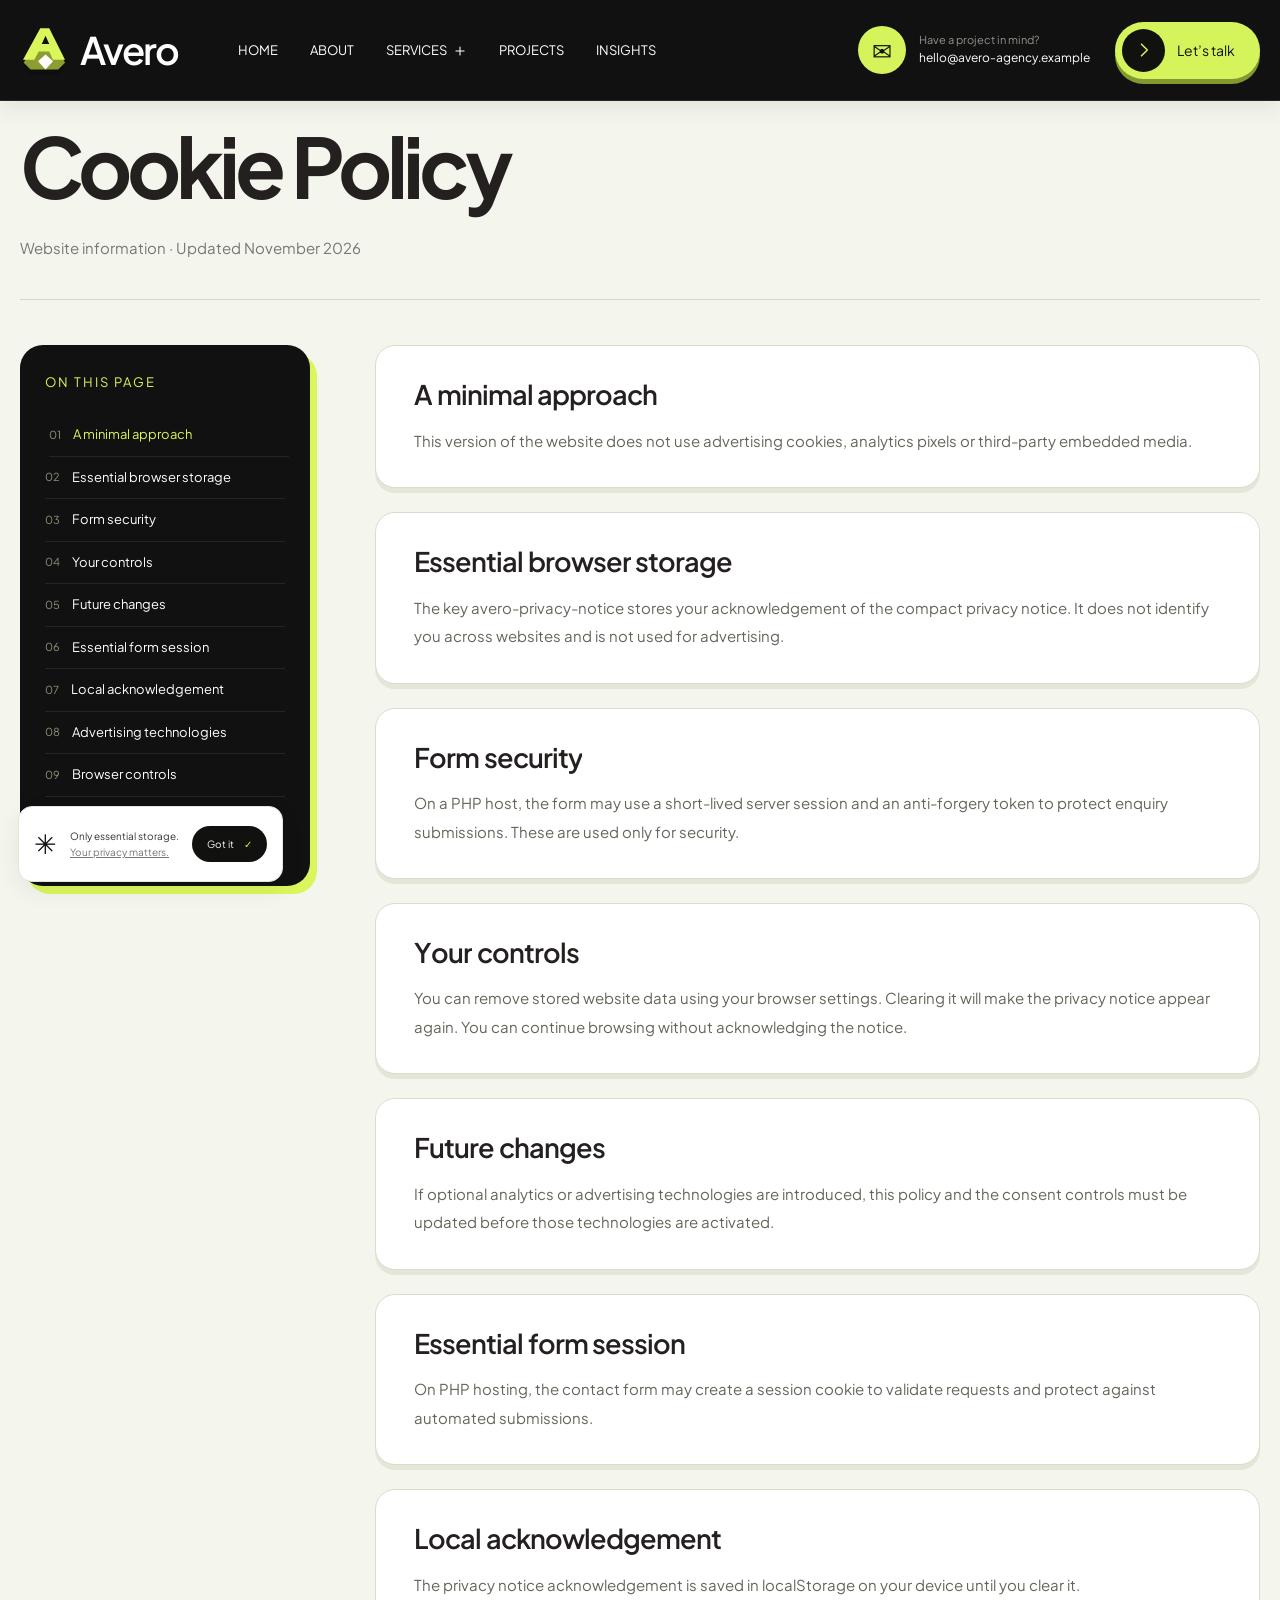
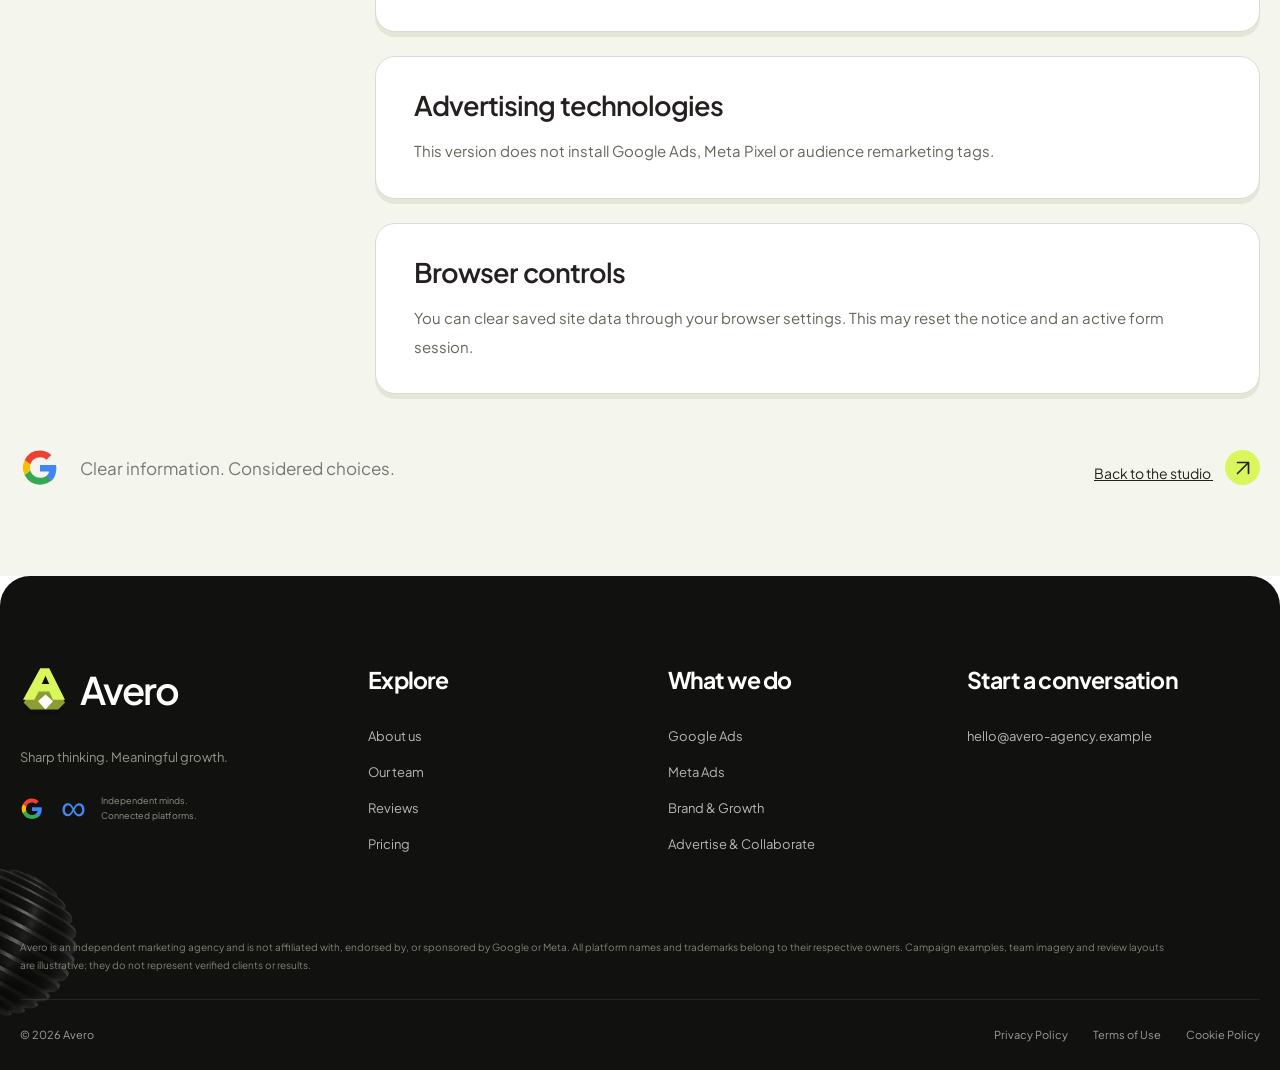
<file: cookies.html>
<!DOCTYPE html>

<html lang="en"><head><meta charset="utf-8"/><meta content="width=device-width,initial-scale=1" name="viewport"/><meta content="Independent marketing studio for Google Ads, Meta campaigns and brand strategy." name="description"/><title>Cookie Policy — Avero</title><link href="assets/icons/logo.svg" rel="icon"/><link href="assets/style.css" rel="stylesheet"/><script src="config/config.js"></script><script defer="" src="assets/app.js"></script></head><body data-page="cookies"><a class="skip" href="#main">Skip to content</a><div aria-hidden="true" class="page-transition"><div class="transition-emblem"><img alt="" data-logo="" src="assets/icons/logo.svg"/><div class="transition-orbit"><i></i><i></i><i></i><i></i></div></div><span data-company="">Avero</span><small>Ideas in motion</small></div><header><div class="container header-inner"><a aria-label="Home" class="logo" href="index.html"><img alt="" data-logo="" height="42" src="assets/icons/logo.svg" width="42"/><span data-company="">Avero</span></a><nav aria-label="Main navigation" id="navigation"><a href="index.html">Home</a><a href="index.html#about">About</a><div class="dropdown"><button aria-expanded="false" class="services-toggle">Services <span class="small-plus"><svg aria-hidden="true" class="ui-icon icon-plus" xmlns="http://www.w3.org/2000/svg" viewBox="0 0 24 24" fill="none" stroke="currentColor" stroke-width="1.8" stroke-linecap="round" stroke-linejoin="round" focusable="false"><path d="M5 12h14"/><path class="icon-plus-vertical" d="M12 5v14"/></svg></span></button><div class="dropdown-panel"><div class="dropdown-links"><a href="google-ads.html">Google Ads<span><svg aria-hidden="true" class="ui-icon icon-arrow-up-right" xmlns="http://www.w3.org/2000/svg" viewBox="0 0 24 24" fill="none" stroke="currentColor" stroke-width="1.8" stroke-linecap="round" stroke-linejoin="round" focusable="false"><path d="M6 18 18 6M6 6h12v12"/></svg></span></a><a href="meta-ads.html">Meta Ads<span><svg aria-hidden="true" class="ui-icon icon-arrow-up-right" xmlns="http://www.w3.org/2000/svg" viewBox="0 0 24 24" fill="none" stroke="currentColor" stroke-width="1.8" stroke-linecap="round" stroke-linejoin="round" focusable="false"><path d="M6 18 18 6M6 6h12v12"/></svg></span></a><a href="brand-strategy.html">Brand &amp; Growth<span><svg aria-hidden="true" class="ui-icon icon-arrow-up-right" xmlns="http://www.w3.org/2000/svg" viewBox="0 0 24 24" fill="none" stroke="currentColor" stroke-width="1.8" stroke-linecap="round" stroke-linejoin="round" focusable="false"><path d="M6 18 18 6M6 6h12v12"/></svg></span></a></div></div></div><a href="index.html#work">Projects</a><a href="index.html#insights">Insights</a><a class="mobile-contact" href="index.html#contact">Contact</a></nav><div class="header-contact"><span class="mail-icon">✉</span><div><span>Have a project in mind?</span><a data-email="" href="mailto:hello@avero-agency.example">hello@avero-agency.example</a></div></div><a class="button header-cta" href="index.html#contact"><span aria-hidden="true" class="button-icon"><svg aria-hidden="true" class="ui-icon icon-chevron-right" xmlns="http://www.w3.org/2000/svg" viewBox="0 0 24 24" fill="none" stroke="currentColor" stroke-width="1.8" stroke-linecap="round" stroke-linejoin="round" focusable="false"><path d="m9 5 7 7-7 7"/></svg></span><span>Let’s talk</span></a><button aria-controls="navigation" aria-expanded="false" aria-label="Open menu" class="menu-toggle"><span></span><span></span></button></div></header><main id="main"><section class="section legal"><div class="container"><a class="back-link" href="index.html"><svg aria-hidden="true" class="ui-icon icon-arrow-left" xmlns="http://www.w3.org/2000/svg" viewBox="0 0 24 24" fill="none" stroke="currentColor" stroke-width="1.8" stroke-linecap="round" stroke-linejoin="round" focusable="false"><path d="M19 12H5m7-7-7 7 7 7"/></svg> Back to home</a><h1>Cookie Policy</h1><p class="legal-intro">Website information · Updated November 2026</p><div class="legal-layout"><aside class="legal-nav"><span class="legal-nav-title">On this page</span><a href="#policy-1"><span>01</span>A minimal approach</a><a href="#policy-2"><span>02</span>Essential browser storage</a><a href="#policy-3"><span>03</span>Form security</a><a href="#policy-4"><span>04</span>Your controls</a><a href="#policy-5"><span>05</span>Future changes</a><a href="#policy-6"><span>06</span>Essential form session</a><a href="#policy-7"><span>07</span>Local acknowledgement</a><a href="#policy-8"><span>08</span>Advertising technologies</a><a href="#policy-9"><span>09</span>Browser controls</a><a class="legal-contact" href="index.html#contact">Questions? Let’s talk <span><svg aria-hidden="true" class="ui-icon icon-arrow-up-right" xmlns="http://www.w3.org/2000/svg" viewBox="0 0 24 24" fill="none" stroke="currentColor" stroke-width="1.8" stroke-linecap="round" stroke-linejoin="round" focusable="false"><path d="M6 18 18 6M6 6h12v12"/></svg></span></a></aside><div class="legal-content"><article id="policy-1"><h2 data-aos="">A minimal approach</h2><p>This version of the website does not use advertising cookies, analytics pixels or third-party embedded media.</p></article><article id="policy-2"><h2 data-aos="">Essential browser storage</h2><p>The key avero-privacy-notice stores your acknowledgement of the compact privacy notice. It does not identify you across websites and is not used for advertising.</p></article><article id="policy-3"><h2 data-aos="">Form security</h2><p>On a PHP host, the form may use a short-lived server session and an anti-forgery token to protect enquiry submissions. These are used only for security.</p></article><article id="policy-4"><h2 data-aos="">Your controls</h2><p>You can remove stored website data using your browser settings. Clearing it will make the privacy notice appear again. You can continue browsing without acknowledging the notice.</p></article><article id="policy-5"><h2 data-aos="">Future changes</h2><p>If optional analytics or advertising technologies are introduced, this policy and the consent controls must be updated before those technologies are activated.</p></article><article id="policy-6"><h2 data-aos="">Essential form session</h2><p>On PHP hosting, the contact form may create a session cookie to validate requests and protect against automated submissions.</p></article><article id="policy-7"><h2 data-aos="">Local acknowledgement</h2><p>The privacy notice acknowledgement is saved in localStorage on your device until you clear it.</p></article><article id="policy-8"><h2 data-aos="">Advertising technologies</h2><p>This version does not install Google Ads, Meta Pixel or audience remarketing tags.</p></article><article id="policy-9"><h2 data-aos="">Browser controls</h2><p>You can clear saved site data through your browser settings. This may reset the notice and an active form session.</p></article></div></div><div class="legal-bottom"><span class="google-g"></span><p>Clear information. Considered choices.</p><a href="index.html">Back to the studio <span><svg aria-hidden="true" class="ui-icon icon-arrow-up-right" xmlns="http://www.w3.org/2000/svg" viewBox="0 0 24 24" fill="none" stroke="currentColor" stroke-width="1.8" stroke-linecap="round" stroke-linejoin="round" focusable="false"><path d="M6 18 18 6M6 6h12v12"/></svg></span></a></div></div></section></main><footer><div class="container"><div class="footer-top"><div aria-hidden="true" class="footer-orb"></div><div><a class="logo" href="index.html"><img alt="" data-logo="" height="42" src="assets/icons/logo.svg" width="42"/><span data-company="">Avero</span></a><p data-footer="">Sharp thinking. Meaningful growth.</p><div class="platform-line"><span aria-label="Google" class="google-g">G</span><span aria-label="Meta" class="meta-mark">∞</span><span>Independent minds.<br/>Connected platforms.</span></div></div><div><h3>Explore</h3><a href="index.html#about">About us</a><a href="index.html#team">Our team</a><a href="index.html#reviews">Reviews</a><a href="index.html#pricing">Pricing</a></div><div><h3>What we do</h3><a href="google-ads.html">Google Ads</a><a href="meta-ads.html">Meta Ads</a><a href="brand-strategy.html">Brand &amp; Growth</a><a href="index.html#contact">Advertise &amp; Collaborate</a></div><div><h3>Start a conversation</h3><a data-email="" href="mailto:hello@avero-agency.example">hello@avero-agency.example</a></div></div><p class="disclaimer" data-disclaimer=""></p><div class="footer-bottom"><span>© <span data-year=""></span> <span data-company="">Avero</span></span><div><a href="privacy.html">Privacy Policy</a><a href="terms.html">Terms of Use</a><a href="cookies.html">Cookie Policy</a></div></div></div></footer><aside aria-label="Privacy notice" class="cookie-banner"><span class="cookie-symbol">✳</span><p>Only essential storage.<br/><a href="cookies.html">Your privacy matters.</a></p><button class="cookie-accept">Got it <span>✓</span></button></aside><button aria-label="Back to top" class="back-top"><svg aria-hidden="true" class="ui-icon icon-arrow-up" xmlns="http://www.w3.org/2000/svg" viewBox="0 0 24 24" fill="none" stroke="currentColor" stroke-width="1.8" stroke-linecap="round" stroke-linejoin="round" focusable="false"><path d="M12 19V5m-7 7 7-7 7 7"/></svg></button></body></html>
</file>
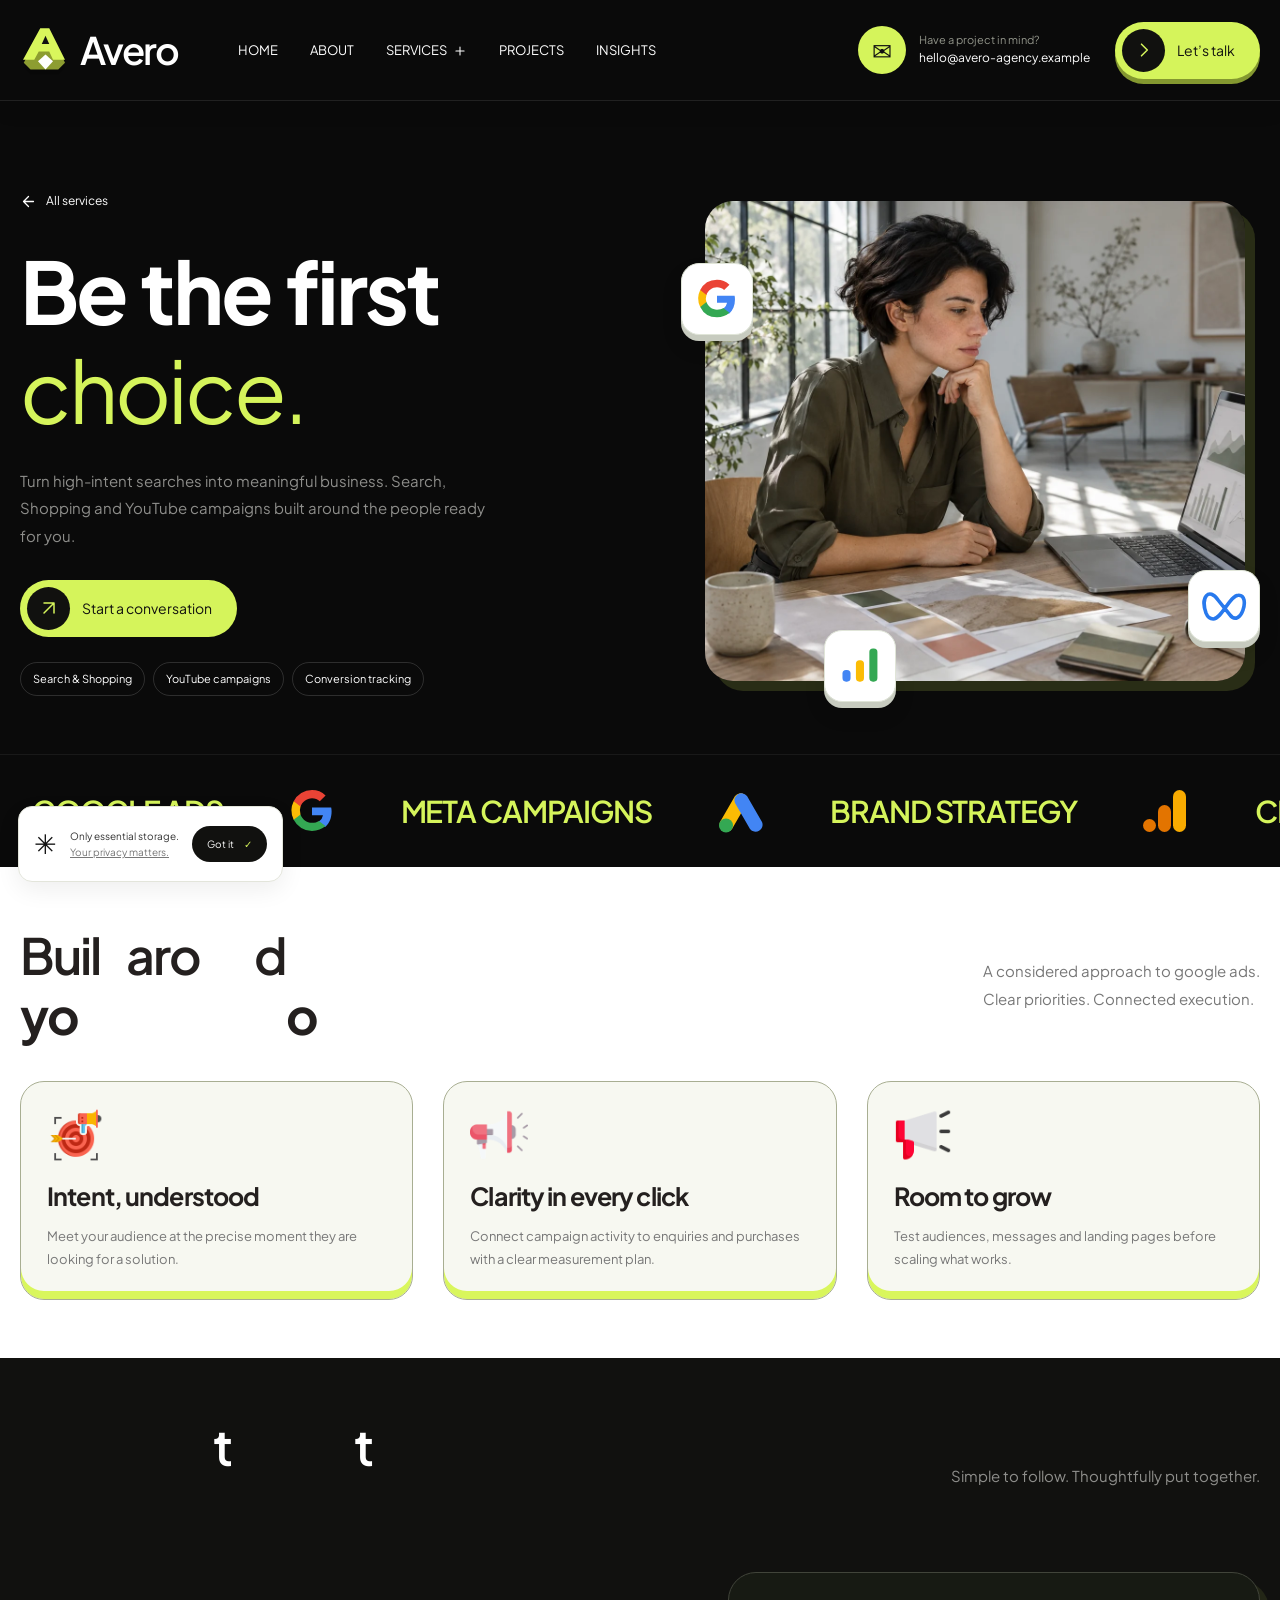
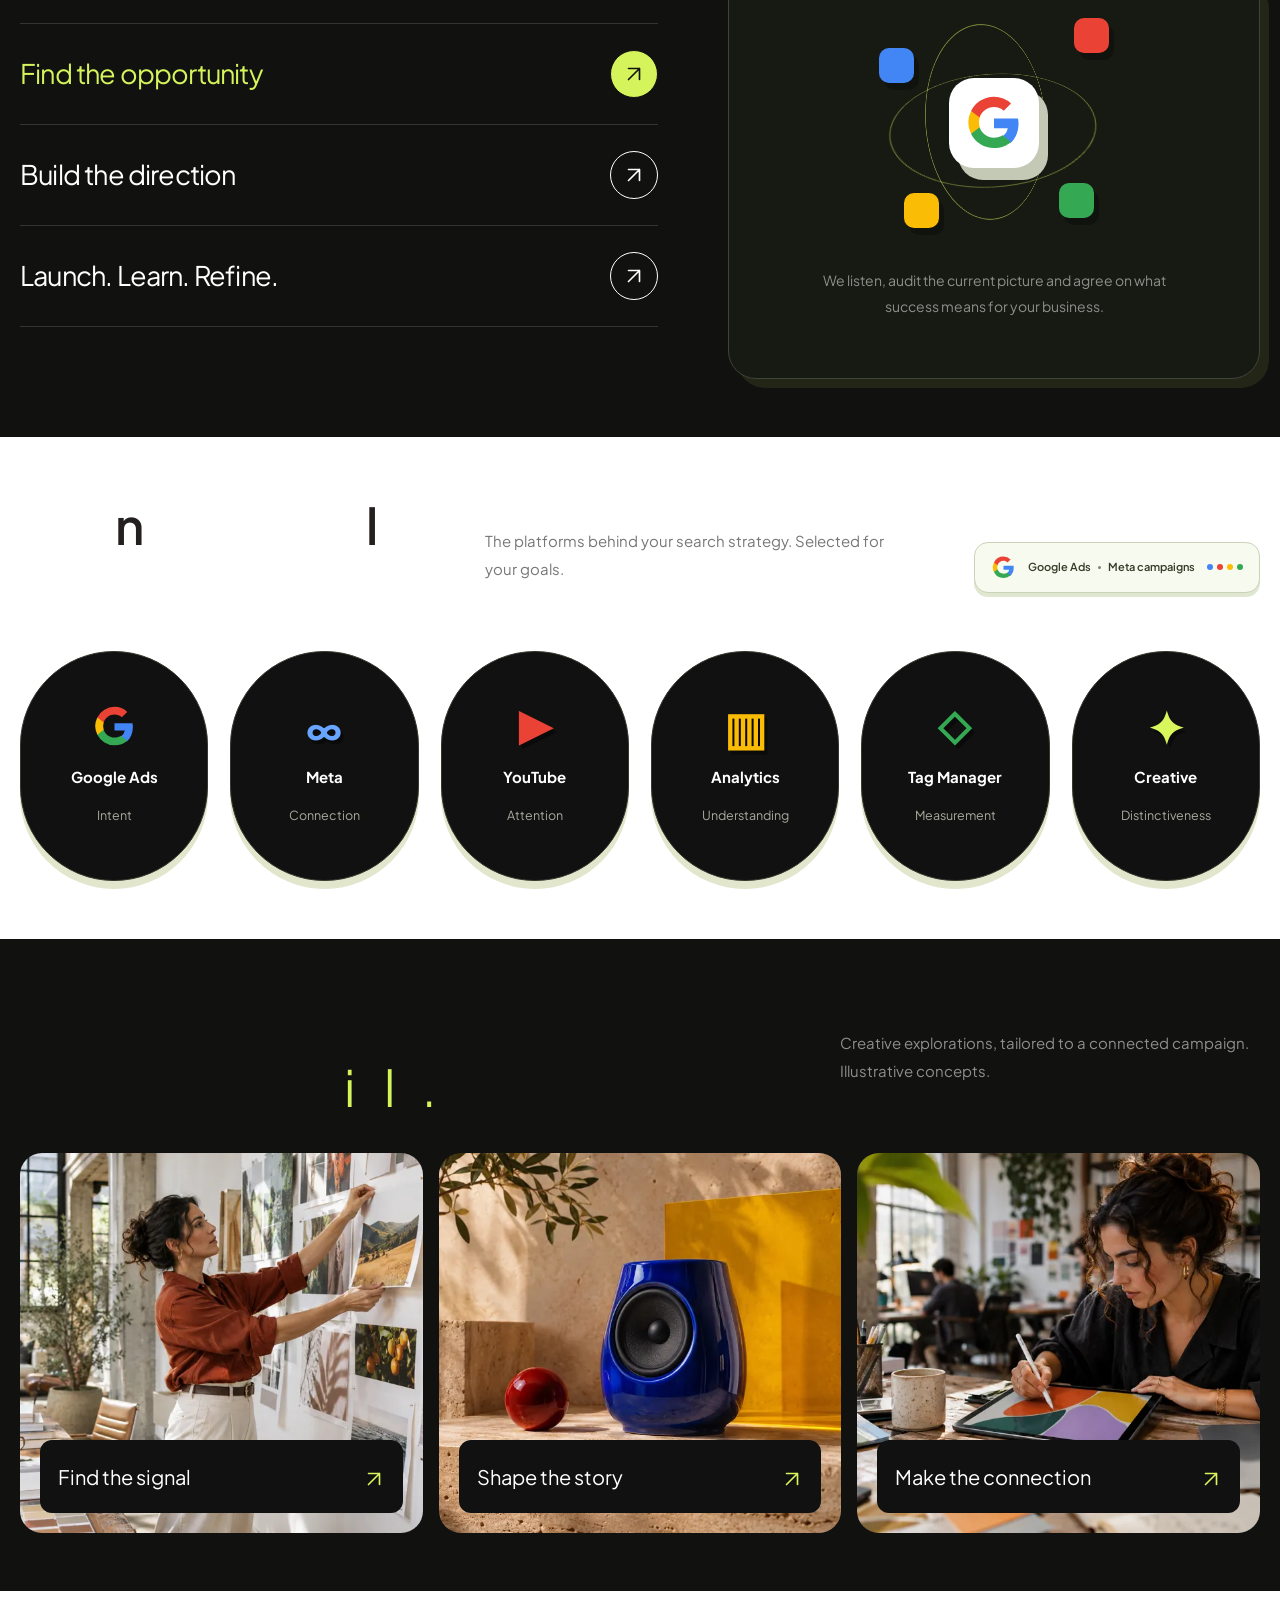
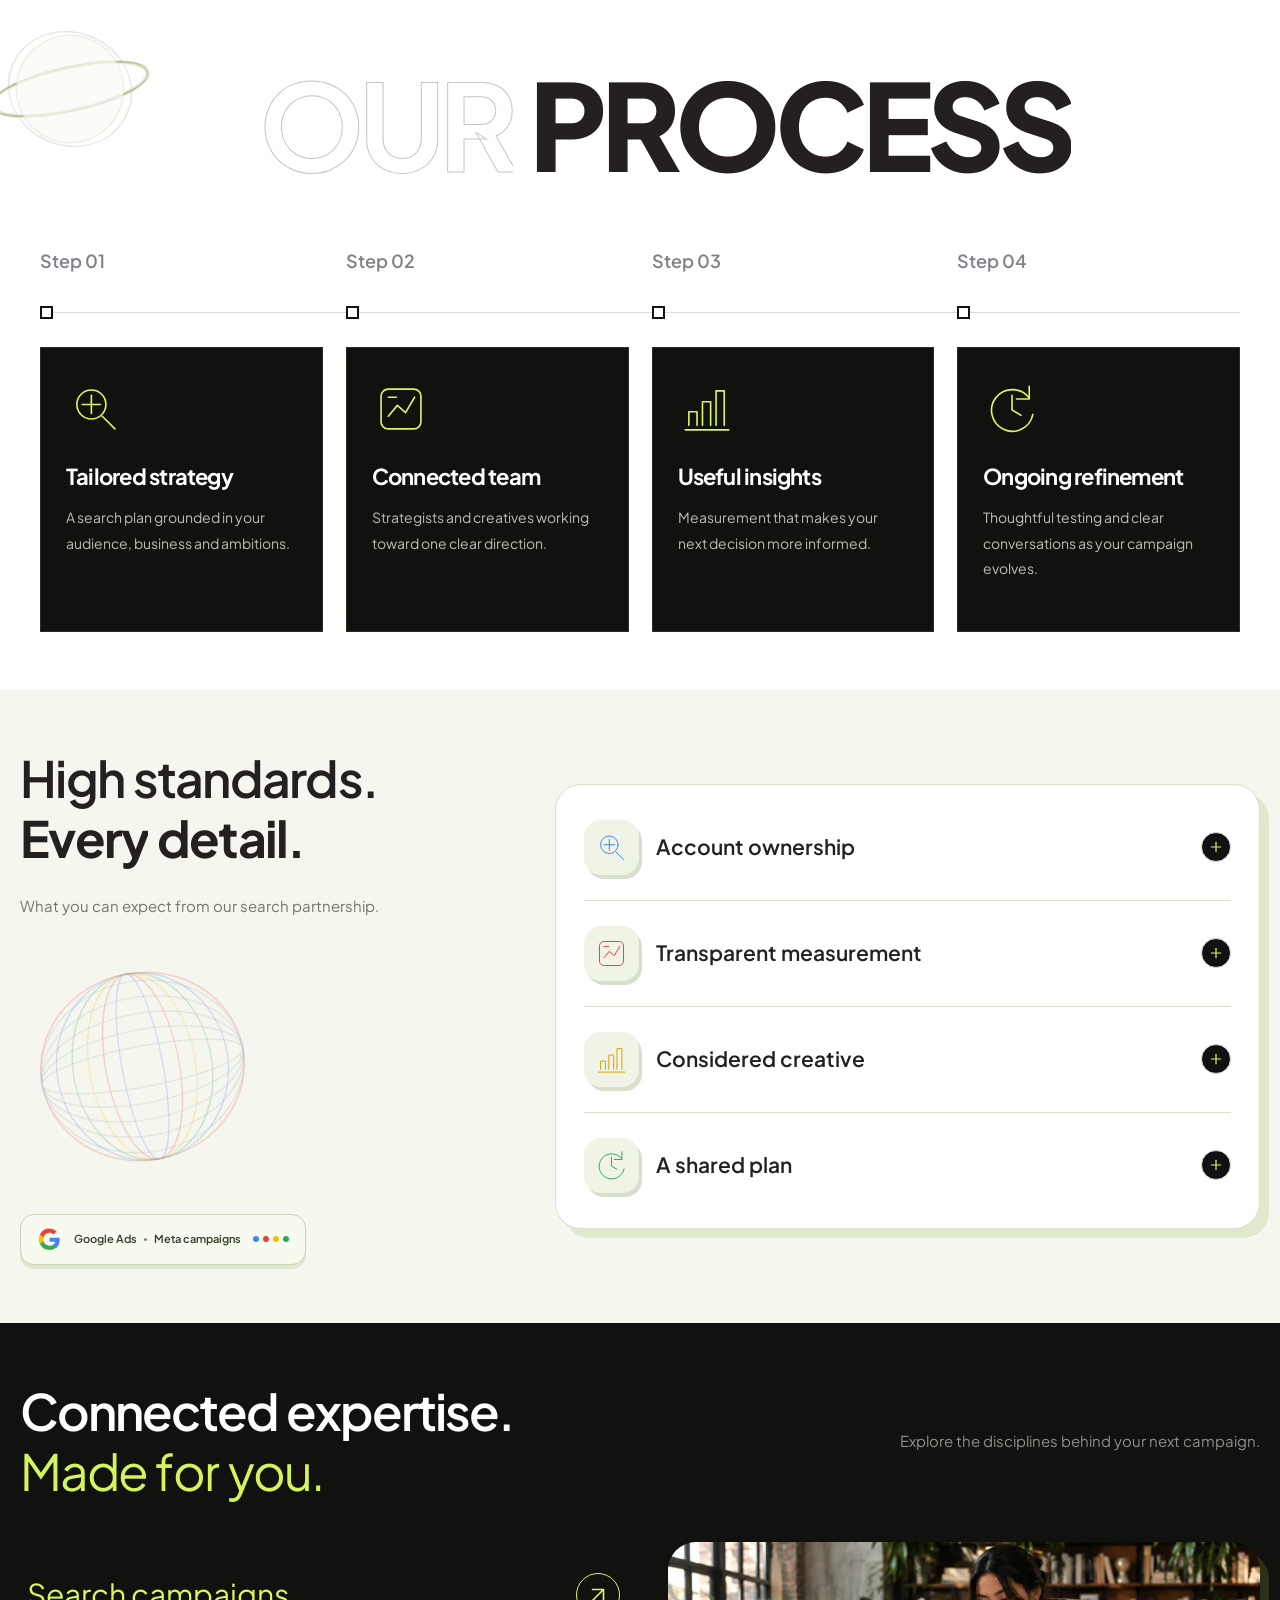
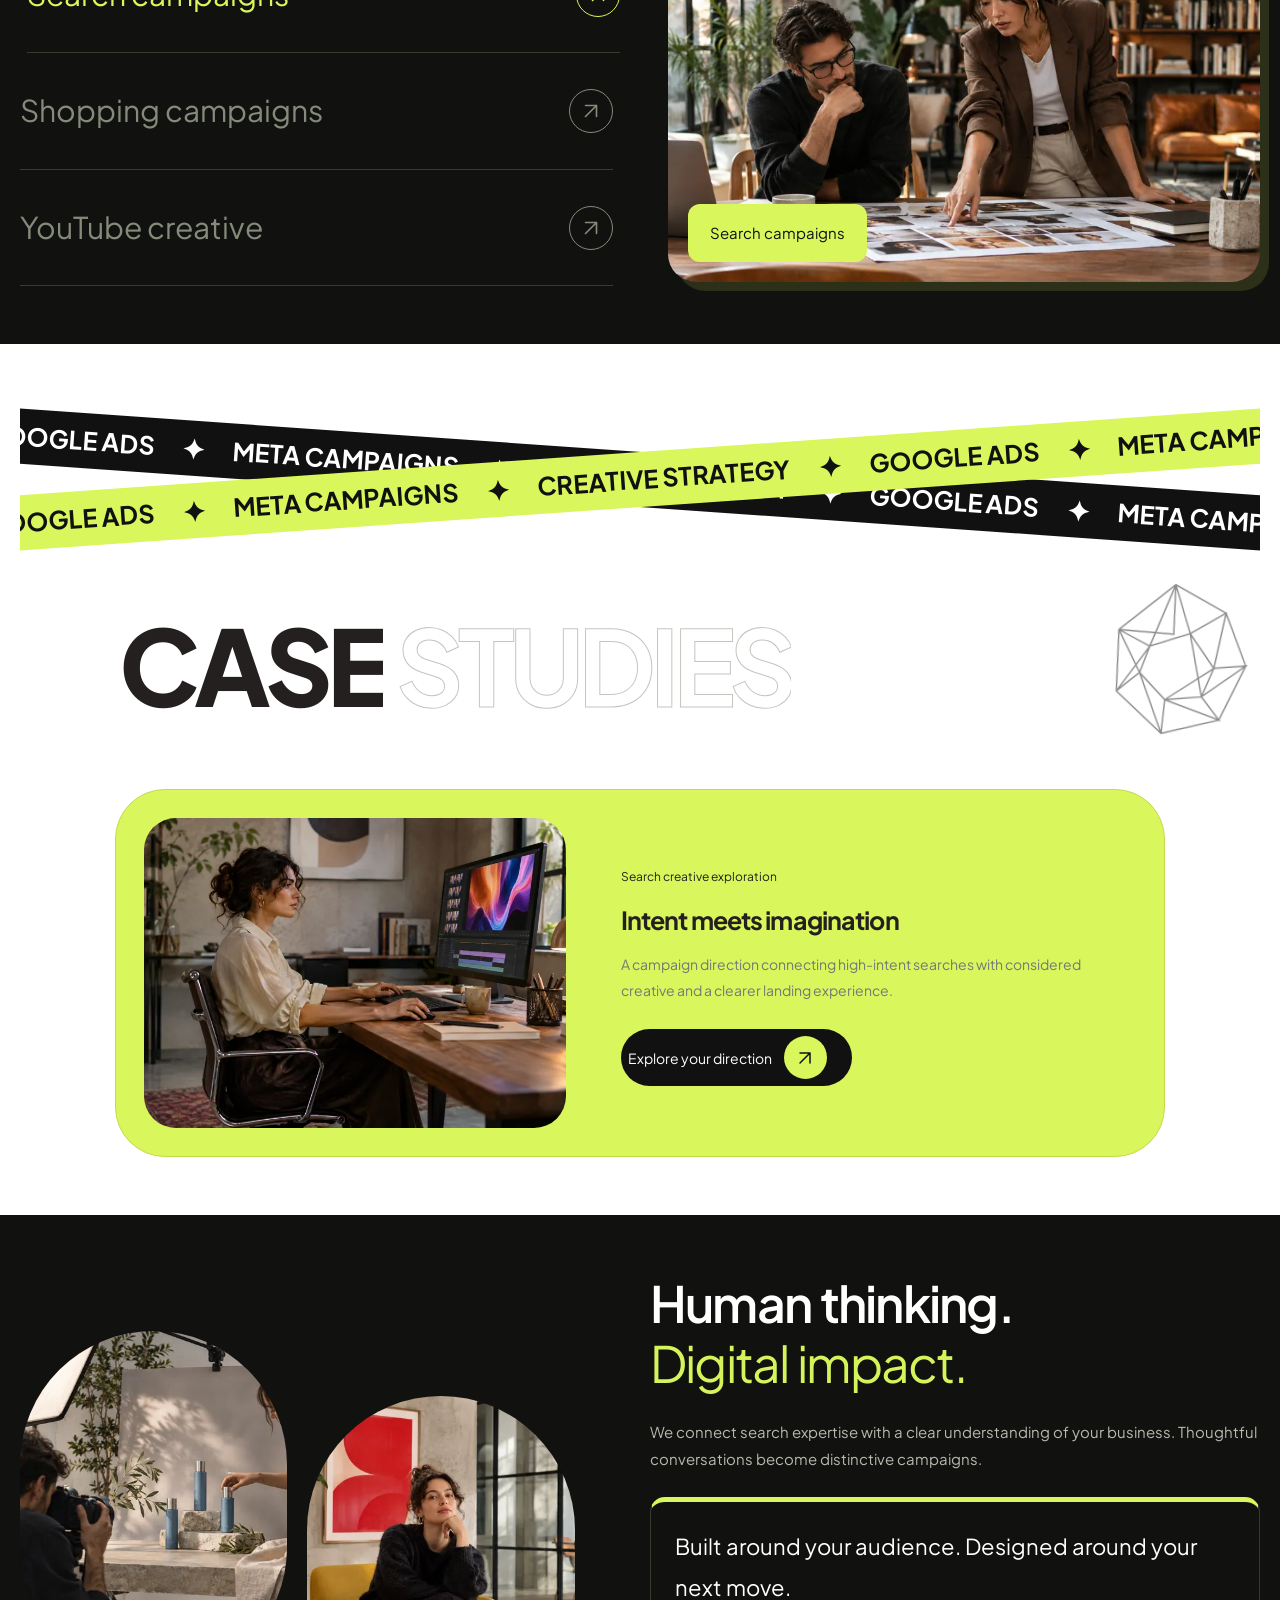
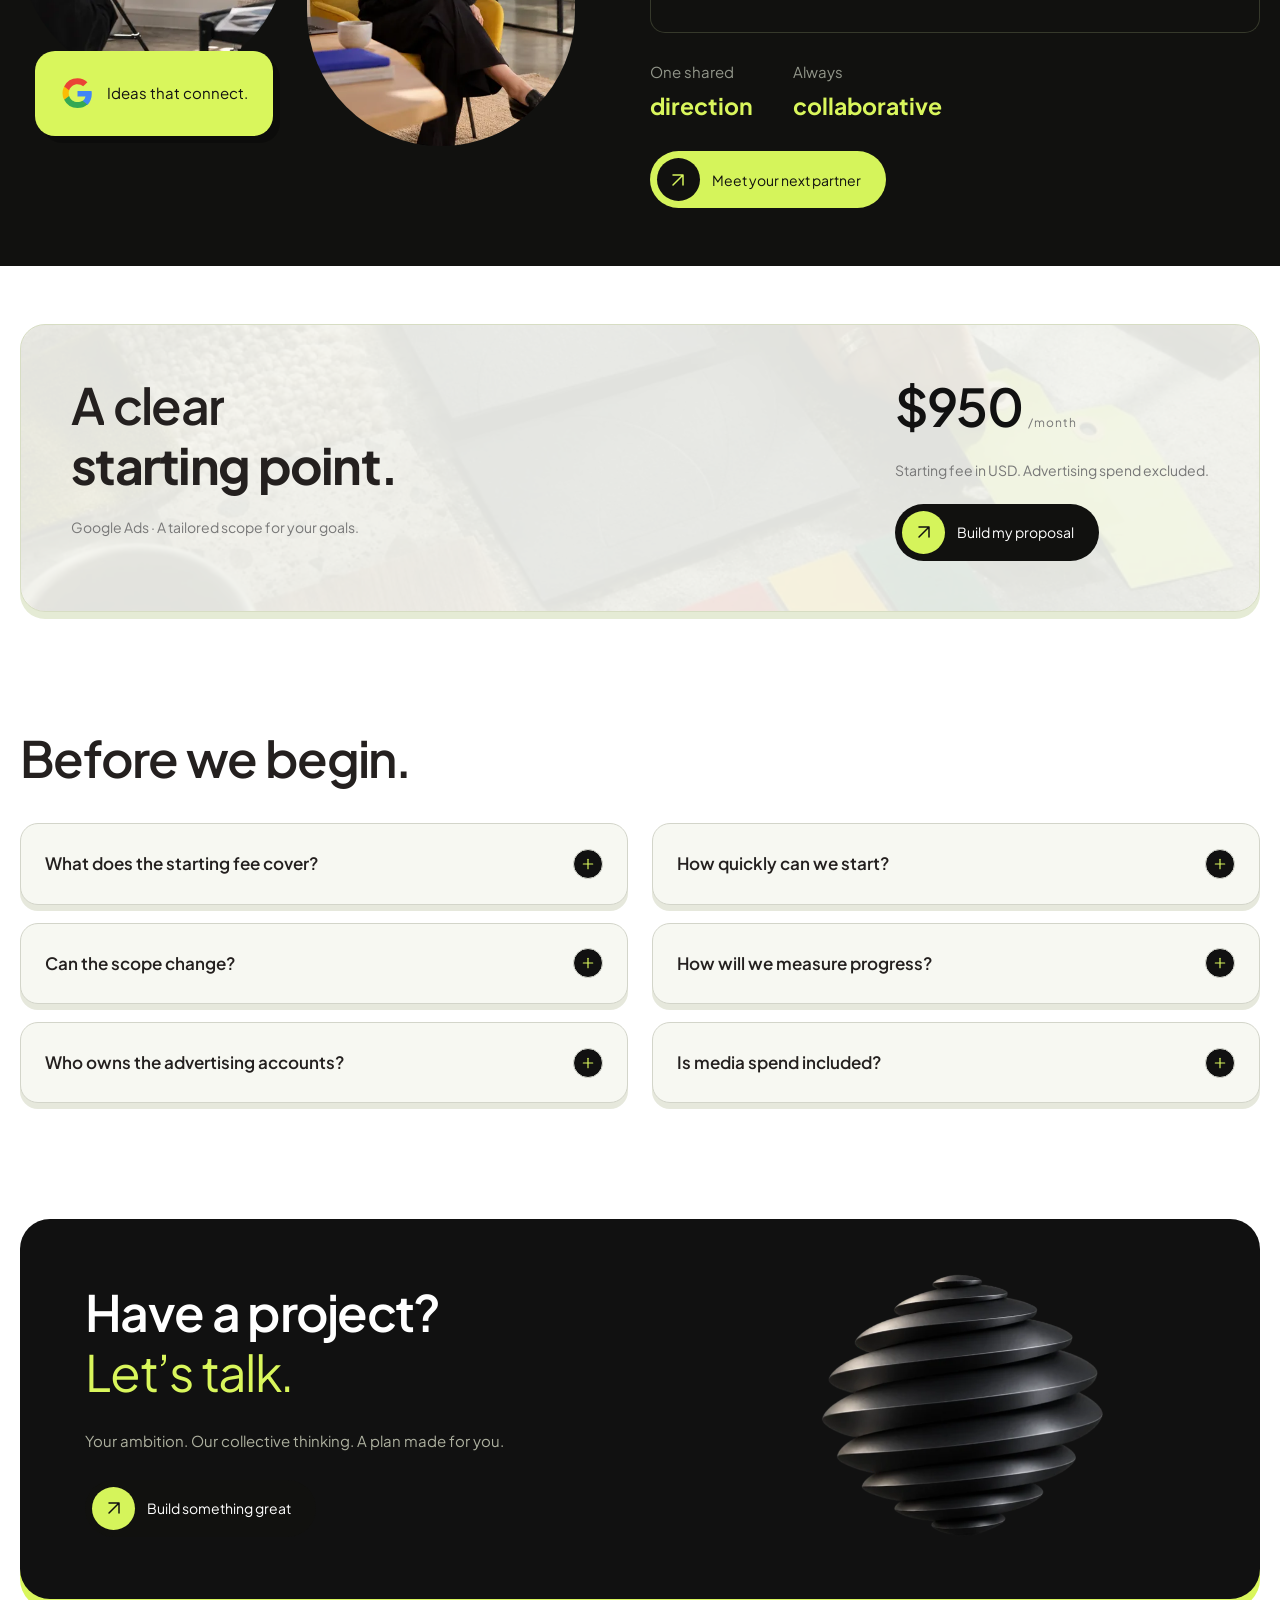
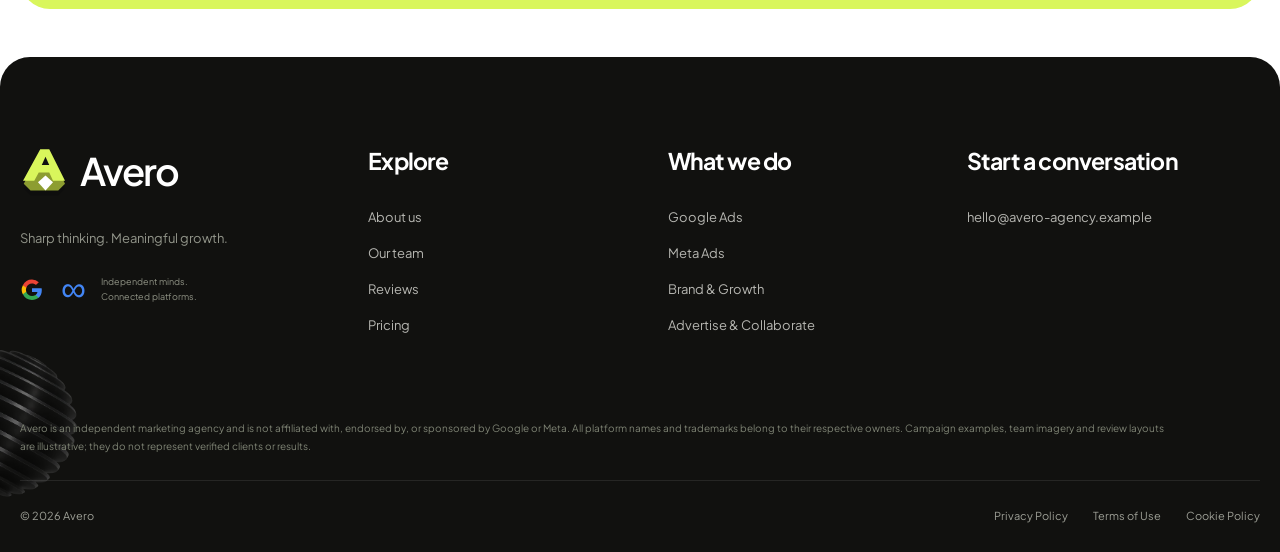
<file: google-ads.html>
<!DOCTYPE html>

<html lang="en"><head><meta charset="utf-8"/><meta content="width=device-width,initial-scale=1" name="viewport"/><meta content="Independent marketing studio for Google Ads, Meta campaigns and brand strategy." name="description"/><title>Google Ads — Avero</title><link href="assets/icons/logo.svg" rel="icon"/><link href="assets/style.css" rel="stylesheet"/><script src="config/config.js"></script><script defer="" src="assets/app.js"></script></head><body data-page="google-ads"><a class="skip" href="#main">Skip to content</a><div aria-hidden="true" class="page-transition"><div class="transition-emblem"><img alt="" data-logo="" src="assets/icons/logo.svg"/><div class="transition-orbit"><i></i><i></i><i></i><i></i></div></div><span data-company="">Avero</span><small>Ideas in motion</small></div><header><div class="container header-inner"><a aria-label="Home" class="logo" href="index.html"><img alt="" data-logo="" height="42" src="assets/icons/logo.svg" width="42"/><span data-company="">Avero</span></a><nav aria-label="Main navigation" id="navigation"><a href="index.html">Home</a><a href="index.html#about">About</a><div class="dropdown"><button aria-expanded="false" class="services-toggle">Services <span class="small-plus"><svg aria-hidden="true" class="ui-icon icon-plus" xmlns="http://www.w3.org/2000/svg" viewBox="0 0 24 24" fill="none" stroke="currentColor" stroke-width="1.8" stroke-linecap="round" stroke-linejoin="round" focusable="false"><path d="M5 12h14"/><path class="icon-plus-vertical" d="M12 5v14"/></svg></span></button><div class="dropdown-panel"><div class="dropdown-links"><a href="google-ads.html">Google Ads<span><svg aria-hidden="true" class="ui-icon icon-arrow-up-right" xmlns="http://www.w3.org/2000/svg" viewBox="0 0 24 24" fill="none" stroke="currentColor" stroke-width="1.8" stroke-linecap="round" stroke-linejoin="round" focusable="false"><path d="M6 18 18 6M6 6h12v12"/></svg></span></a><a href="meta-ads.html">Meta Ads<span><svg aria-hidden="true" class="ui-icon icon-arrow-up-right" xmlns="http://www.w3.org/2000/svg" viewBox="0 0 24 24" fill="none" stroke="currentColor" stroke-width="1.8" stroke-linecap="round" stroke-linejoin="round" focusable="false"><path d="M6 18 18 6M6 6h12v12"/></svg></span></a><a href="brand-strategy.html">Brand &amp; Growth<span><svg aria-hidden="true" class="ui-icon icon-arrow-up-right" xmlns="http://www.w3.org/2000/svg" viewBox="0 0 24 24" fill="none" stroke="currentColor" stroke-width="1.8" stroke-linecap="round" stroke-linejoin="round" focusable="false"><path d="M6 18 18 6M6 6h12v12"/></svg></span></a></div></div></div><a href="index.html#work">Projects</a><a href="index.html#insights">Insights</a><a class="mobile-contact" href="index.html#contact">Contact</a></nav><div class="header-contact"><span class="mail-icon">✉</span><div><span>Have a project in mind?</span><a data-email="" href="mailto:hello@avero-agency.example">hello@avero-agency.example</a></div></div><a class="button header-cta" href="index.html#contact"><span aria-hidden="true" class="button-icon"><svg aria-hidden="true" class="ui-icon icon-chevron-right" xmlns="http://www.w3.org/2000/svg" viewBox="0 0 24 24" fill="none" stroke="currentColor" stroke-width="1.8" stroke-linecap="round" stroke-linejoin="round" focusable="false"><path d="m9 5 7 7-7 7"/></svg></span><span>Let’s talk</span></a><button aria-controls="navigation" aria-expanded="false" aria-label="Open menu" class="menu-toggle"><span></span><span></span></button></div></header><main id="main"><section class="service-hero dark"><div class="container"><div class="service-hero-copy"><a class="back-link" href="index.html#services"><svg aria-hidden="true" class="ui-icon icon-arrow-left" xmlns="http://www.w3.org/2000/svg" viewBox="0 0 24 24" fill="none" stroke="currentColor" stroke-width="1.8" stroke-linecap="round" stroke-linejoin="round" focusable="false"><path d="M19 12H5m7-7-7 7 7 7"/></svg> All services</a><h1 data-aos="">Be the first<br/><em>choice.</em></h1><p>Turn high-intent searches into meaningful business. Search, Shopping and YouTube campaigns built around the people ready for you.</p><a class="button" href="index.html#contact"><span aria-hidden="true" class="button-icon"><svg aria-hidden="true" class="ui-icon icon-arrow-up-right" xmlns="http://www.w3.org/2000/svg" viewBox="0 0 24 24" fill="none" stroke="currentColor" stroke-width="1.8" stroke-linecap="round" stroke-linejoin="round" focusable="false"><path d="M6 18 18 6M6 6h12v12"/></svg></span><span>Start a conversation</span></a><div class="tags"><span>Search &amp; Shopping</span><span>YouTube campaigns</span><span>Conversion tracking</span></div></div><div class="service-hero-photo" data-aos=""><img alt="Google Ads creative studio concept" fetchpriority="high" src="assets/images/search.webp"/><div aria-hidden="true" class="hero-satellites"><span class="hero-platform-tile google-tile"><span class="google-g"></span></span><span class="hero-platform-tile meta-tile"><svg aria-hidden="true" fill="none" viewbox="0 0 64 40"><path d="M7 30C-1 8 11-7 24 12l16 20C55 52 70 4 52 5c-12 0-23 33-35 33-4 0-8-3-10-8Z" stroke="#2879ed" stroke-linecap="round" stroke-width="5"></path></svg></span><span class="hero-platform-tile analytics-tile"><svg aria-hidden="true" viewbox="0 0 48 48"><rect fill="#4285f4" height="13" rx="4" width="9" x="5" y="29"></rect><rect fill="#fbbc05" height="24" rx="4" width="9" x="20" y="18"></rect><rect fill="#34a853" height="37" rx="4" width="9" x="35" y="5"></rect></svg></span></div></div></div></section><div class="marquee"><div><span>Google Ads <img class="marquee-google" src="assets/icons/google.svg" alt="" aria-hidden="true" width="48" height="48"/> Meta campaigns <img class="marquee-google" src="assets/icons/google-ads.svg" alt="" aria-hidden="true" width="48" height="48"/> Brand strategy <img class="marquee-google" src="assets/icons/google-analytics.svg" alt="" aria-hidden="true" width="48" height="48"/> Creative that clicks <img class="marquee-google" src="assets/icons/google-tag-manager.svg" alt="" aria-hidden="true" width="48" height="48"/> </span><span aria-hidden="true">Google Ads <img class="marquee-google" src="assets/icons/google.svg" alt="" aria-hidden="true" width="48" height="48"/> Meta campaigns <img class="marquee-google" src="assets/icons/google-ads.svg" alt="" aria-hidden="true" width="48" height="48"/> Brand strategy <img class="marquee-google" src="assets/icons/google-analytics.svg" alt="" aria-hidden="true" width="48" height="48"/> Creative that clicks <img class="marquee-google" src="assets/icons/google-tag-manager.svg" alt="" aria-hidden="true" width="48" height="48"/> </span></div></div><section class="section"><div class="container"><div class="section-head"><h2 data-aos="">Built around<br/><strong>your next move.</strong></h2><p>A considered approach to google ads.<br/>Clear priorities. Connected execution.</p></div><div class="benefit-grid"><article aria-label="Intent, understood. Hover or press Enter to reveal the image." class="benefit-card" data-aos="" tabindex="0"><div class="flip-inner"><div class="flip-front"><span class="benefit-icon"><img alt="" height="58" loading="lazy" src="assets/icons/target.png" width="58"/></span><h3>Intent, understood</h3><p>Meet your audience at the precise moment they are looking for a solution.</p></div><div class="flip-back"><img alt="Search campaign creative direction" decoding="async" loading="lazy" src="assets/images/fresh-00.webp"/><span>Intent, understood</span></div></div></article><article aria-label="Clarity in every click. Hover or press Enter to reveal the image." class="benefit-card" data-aos="" tabindex="0"><div class="flip-inner"><div class="flip-front"><span class="benefit-icon"><img alt="" height="58" loading="lazy" src="assets/icons/megaphone.png" width="58"/></span><h3>Clarity in every click</h3><p>Connect campaign activity to enquiries and purchases with a clear measurement plan.</p></div><div class="flip-back"><img alt="Search campaign creative direction" decoding="async" loading="lazy" src="assets/images/fresh-01.webp"/><span>Clarity in every click</span></div></div></article><article aria-label="Room to grow. Hover or press Enter to reveal the image." class="benefit-card" data-aos="" tabindex="0"><div class="flip-inner"><div class="flip-front"><span class="benefit-icon"><img alt="" height="58" loading="lazy" src="assets/icons/growth.png" width="58"/></span><h3>Room to grow</h3><p>Test audiences, messages and landing pages before scaling what works.</p></div><div class="flip-back"><img alt="Search campaign creative direction" decoding="async" loading="lazy" src="assets/images/fresh-02.webp"/><span>Room to grow</span></div></div></article></div></div></section><section class="section dark process"><div class="container"><div class="section-head"><h2 data-aos="">Your next chapter.<br/><em>Three clear steps.</em></h2><p>Simple to follow. Thoughtfully put together.</p></div><div class="process-layout"><div aria-label="Our process" class="process-tabs" role="tablist"><button aria-controls="process-panel" aria-selected="true" data-description="We listen, audit the current picture and agree on what success means for your business." data-step="0" id="tab-0" role="tab"><span>Find the opportunity</span><span aria-hidden="true" class="round-arrow"><svg xmlns="http://www.w3.org/2000/svg" viewBox="0 0 24 24" fill="none" stroke="currentColor" stroke-width="1.8" stroke-linecap="round" stroke-linejoin="round" focusable="false"><path d="M6 18 18 6M6 6h12v12"/></svg></span></button><button aria-controls="process-panel" aria-selected="false" data-description="We shape the campaign, creative and measurement plan around your priorities." data-step="1" id="tab-1" role="tab"><span>Build the direction</span><span aria-hidden="true" class="round-arrow"><svg xmlns="http://www.w3.org/2000/svg" viewBox="0 0 24 24" fill="none" stroke="currentColor" stroke-width="1.8" stroke-linecap="round" stroke-linejoin="round" focusable="false"><path d="M6 18 18 6M6 6h12v12"/></svg></span></button><button aria-controls="process-panel" aria-selected="false" data-description="We review the signals, share the learnings and keep improving the next move." data-step="2" id="tab-2" role="tab"><span>Launch. Learn. Refine.</span><span aria-hidden="true" class="round-arrow"><svg xmlns="http://www.w3.org/2000/svg" viewBox="0 0 24 24" fill="none" stroke="currentColor" stroke-width="1.8" stroke-linecap="round" stroke-linejoin="round" focusable="false"><path d="M6 18 18 6M6 6h12v12"/></svg></span></button></div><div aria-labelledby="tab-0" class="process-visual" id="process-panel" role="tabpanel"><div aria-hidden="true" class="orbit" data-step="0"><div class="google-object"><span class="google-g"></span><i class="g-piece blue"></i><i class="g-piece red"></i><i class="g-piece yellow"></i><i class="g-piece green"></i><div class="g-ring"></div><div class="g-ring second"></div></div></div><p>We listen, audit the current picture and agree on what success means for your business.</p></div></div></div></section><section class="section expertise"><div class="container"><div class="section-head"><h2 data-aos="">Connected tools.<br/><strong>Clear direction.</strong></h2><p>The platforms behind your search strategy. Selected for your goals.</p><div aria-label="Google Ads and Meta campaign expertise" class="google-signature"><span aria-hidden="true" class="google-g"></span><span>Google Ads <i></i> Meta campaigns</span><span aria-hidden="true" class="signature-dots"><b></b><b></b><b></b><b></b></span></div></div><div class="skill-pills"><div class="skill-pill"><span class="platform-symbol p-0"><span aria-label="Google" class="google-g"></span></span><strong>Google Ads</strong><small>Intent</small></div><div class="skill-pill"><span class="platform-symbol p-1">∞</span><strong>Meta</strong><small>Connection</small></div><div class="skill-pill"><span class="platform-symbol p-2">▶</span><strong>YouTube</strong><small>Attention</small></div><div class="skill-pill"><span class="platform-symbol p-3">▥</span><strong>Analytics</strong><small>Understanding</small></div><div class="skill-pill"><span class="platform-symbol p-4">◇</span><strong>Tag Manager</strong><small>Measurement</small></div><div class="skill-pill"><span class="platform-symbol p-5">✦</span><strong>Creative</strong><small>Distinctiveness</small></div></div></div></section><section class="section dark service-gallery"><div class="container"><div class="section-head"><h2 data-aos="">Search in motion.<br/><em>Ideas made visible.</em></h2><p>Creative explorations, tailored to a connected campaign. Illustrative concepts.</p></div><div class="expand-gallery"><a href="index.html#contact" style="--panel:0"><img alt="Original campaign exploration" decoding="async" loading="lazy" src="assets/images/fresh-03.webp"/><span>Find the signal<b><svg aria-hidden="true" class="ui-icon icon-arrow-up-right" xmlns="http://www.w3.org/2000/svg" viewBox="0 0 24 24" fill="none" stroke="currentColor" stroke-width="1.8" stroke-linecap="round" stroke-linejoin="round" focusable="false"><path d="M6 18 18 6M6 6h12v12"/></svg></b></span></a><a href="index.html#contact" style="--panel:1"><img alt="Original campaign exploration" decoding="async" loading="lazy" src="assets/images/fresh-04.webp"/><span>Shape the story<b><svg aria-hidden="true" class="ui-icon icon-arrow-up-right" xmlns="http://www.w3.org/2000/svg" viewBox="0 0 24 24" fill="none" stroke="currentColor" stroke-width="1.8" stroke-linecap="round" stroke-linejoin="round" focusable="false"><path d="M6 18 18 6M6 6h12v12"/></svg></b></span></a><a href="index.html#contact" style="--panel:2"><img alt="Original campaign exploration" decoding="async" loading="lazy" src="assets/images/fresh-05.webp"/><span>Make the connection<b><svg aria-hidden="true" class="ui-icon icon-arrow-up-right" xmlns="http://www.w3.org/2000/svg" viewBox="0 0 24 24" fill="none" stroke="currentColor" stroke-width="1.8" stroke-linecap="round" stroke-linejoin="round" focusable="false"><path d="M6 18 18 6M6 6h12v12"/></svg></b></span></a></div></div></section><section class="section reference-process" id="reference-process"><div class="container"><div class="reference-heading"><img alt="" class="process-orbit scroll-sculpture" src="assets/icons/glass-orbit.svg"/><h2 class="display-title scroll-title" data-aos="" data-drift=""><span>OUR</span> PROCESS</h2></div><div class="reference-steps"><article><div class="step-rail">Step 01<i></i></div><div class="step-body" data-aos=""><div class="step-icon"><svg aria-hidden="true" fill="none" stroke="currentColor" stroke-linecap="round" stroke-linejoin="round" stroke-width="1.8" viewbox="0 0 64 64"><circle cx="28" cy="27" r="16"></circle><path d="m40 40 14 14M18 27h20M28 17v20"></path></svg></div><h3>Tailored strategy</h3><p>A search plan grounded in your audience, business and ambitions.</p></div></article><article><div class="step-rail">Step 02<i></i></div><div class="step-body" data-aos=""><div class="step-icon"><svg aria-hidden="true" fill="none" stroke="currentColor" stroke-linecap="round" stroke-linejoin="round" stroke-width="1.8" viewbox="0 0 64 64"><rect height="44" rx="8" width="44" x="10" y="10"></rect><path d="m18 40 10-12 9 8 10-17M18 19h9"></path></svg></div><h3>Connected team</h3><p>Strategists and creatives working toward one clear direction.</p></div></article><article><div class="step-rail">Step 03<i></i></div><div class="step-body" data-aos=""><div class="step-icon"><svg aria-hidden="true" fill="none" stroke="currentColor" stroke-linecap="round" stroke-linejoin="round" stroke-width="1.8" viewbox="0 0 64 64"><path d="M12 50V35h9v15M27 50V24h9v26M42 50V12h9v38M8 55h48"></path></svg></div><h3>Useful insights</h3><p>Measurement that makes your next decision more informed.</p></div></article><article><div class="step-rail">Step 04<i></i></div><div class="step-body" data-aos=""><div class="step-icon"><svg aria-hidden="true" fill="none" stroke="currentColor" stroke-linecap="round" stroke-linejoin="round" stroke-width="1.8" viewbox="0 0 64 64"><path d="M51 20A23 23 0 1 0 55 38M51 7v14H37M32 17v16l10 6"></path></svg></div><h3>Ongoing refinement</h3><p>Thoughtful testing and clear conversations as your campaign evolves.</p></div></article></div></div></section><section class="section standards google-standards" id="standards"><div class="container standards-layout"><div><h2 data-aos="">High standards.<br/><strong>Every detail.</strong></h2><p>What you can expect from our search partnership.</p><img alt="" class="standards-art scroll-sculpture" loading="lazy" src="assets/icons/google-wire.svg"/><div aria-label="Google Ads and Meta campaign expertise" class="google-signature"><span aria-hidden="true" class="google-g"></span><span>Google Ads <i></i> Meta campaigns</span><span aria-hidden="true" class="signature-dots"><b></b><b></b><b></b><b></b></span></div></div><div class="standards-list"><details><summary><span class="standard-icon"><svg aria-hidden="true" fill="none" stroke="currentColor" stroke-linecap="round" stroke-linejoin="round" stroke-width="1.8" viewbox="0 0 64 64"><circle cx="28" cy="27" r="16"></circle><path d="m40 40 14 14M18 27h20M28 17v20"></path></svg></span>Account ownership<span class="plus"><svg aria-hidden="true" class="ui-icon icon-plus" xmlns="http://www.w3.org/2000/svg" viewBox="0 0 24 24" fill="none" stroke="currentColor" stroke-width="1.8" stroke-linecap="round" stroke-linejoin="round" focusable="false"><path d="M5 12h14"/><path class="icon-plus-vertical" d="M12 5v14"/></svg></span></summary><p>Your accounts and assets stay yours. Our access follows the agreed scope.</p></details><details><summary><span class="standard-icon"><svg aria-hidden="true" fill="none" stroke="currentColor" stroke-linecap="round" stroke-linejoin="round" stroke-width="1.8" viewbox="0 0 64 64"><rect height="44" rx="8" width="44" x="10" y="10"></rect><path d="m18 40 10-12 9 8 10-17M18 19h9"></path></svg></span>Transparent measurement<span class="plus"><svg aria-hidden="true" class="ui-icon icon-plus" xmlns="http://www.w3.org/2000/svg" viewBox="0 0 24 24" fill="none" stroke="currentColor" stroke-width="1.8" stroke-linecap="round" stroke-linejoin="round" focusable="false"><path d="M5 12h14"/><path class="icon-plus-vertical" d="M12 5v14"/></svg></span></summary><p>We agree useful indicators and explain the limits of attribution.</p></details><details><summary><span class="standard-icon"><svg aria-hidden="true" fill="none" stroke="currentColor" stroke-linecap="round" stroke-linejoin="round" stroke-width="1.8" viewbox="0 0 64 64"><path d="M12 50V35h9v15M27 50V24h9v26M42 50V12h9v38M8 55h48"></path></svg></span>Considered creative<span class="plus"><svg aria-hidden="true" class="ui-icon icon-plus" xmlns="http://www.w3.org/2000/svg" viewBox="0 0 24 24" fill="none" stroke="currentColor" stroke-width="1.8" stroke-linecap="round" stroke-linejoin="round" focusable="false"><path d="M5 12h14"/><path class="icon-plus-vertical" d="M12 5v14"/></svg></span></summary><p>Every creative decision connects to a brief, audience and purpose.</p></details><details><summary><span class="standard-icon"><svg aria-hidden="true" fill="none" stroke="currentColor" stroke-linecap="round" stroke-linejoin="round" stroke-width="1.8" viewbox="0 0 64 64"><path d="M51 20A23 23 0 1 0 55 38M51 7v14H37M32 17v16l10 6"></path></svg></span>A shared plan<span class="plus"><svg aria-hidden="true" class="ui-icon icon-plus" xmlns="http://www.w3.org/2000/svg" viewBox="0 0 24 24" fill="none" stroke="currentColor" stroke-width="1.8" stroke-linecap="round" stroke-linejoin="round" focusable="false"><path d="M5 12h14"/><path class="icon-plus-vertical" d="M12 5v14"/></svg></span></summary><p>Deliverables, timings and responsibilities are agreed before work begins.</p></details></div></div></section><section class="section dark focus-services"><div class="container"><div class="section-head"><h2 data-aos="">Connected expertise.<br/><em>Made for you.</em></h2><p>Explore the disciplines behind your next campaign.</p></div><div class="focus-layout"><div aria-label="Service disciplines" class="focus-tabs" role="tablist"><button aria-controls="focus-image-0" aria-selected="true" data-focus="0" role="tab">Search campaigns<span><svg aria-hidden="true" class="ui-icon icon-arrow-up-right" xmlns="http://www.w3.org/2000/svg" viewBox="0 0 24 24" fill="none" stroke="currentColor" stroke-width="1.8" stroke-linecap="round" stroke-linejoin="round" focusable="false"><path d="M6 18 18 6M6 6h12v12"/></svg></span></button><button aria-controls="focus-image-1" aria-selected="false" data-focus="1" role="tab">Shopping campaigns<span><svg aria-hidden="true" class="ui-icon icon-arrow-up-right" xmlns="http://www.w3.org/2000/svg" viewBox="0 0 24 24" fill="none" stroke="currentColor" stroke-width="1.8" stroke-linecap="round" stroke-linejoin="round" focusable="false"><path d="M6 18 18 6M6 6h12v12"/></svg></span></button><button aria-controls="focus-image-2" aria-selected="false" data-focus="2" role="tab">YouTube creative<span><svg aria-hidden="true" class="ui-icon icon-arrow-up-right" xmlns="http://www.w3.org/2000/svg" viewBox="0 0 24 24" fill="none" stroke="currentColor" stroke-width="1.8" stroke-linecap="round" stroke-linejoin="round" focusable="false"><path d="M6 18 18 6M6 6h12v12"/></svg></span></button></div><div class="focus-images"><div aria-hidden="false" class="focus-image active" id="focus-image-0" role="tabpanel"><img alt="Search campaigns" decoding="async" loading="lazy" src="assets/images/fresh-06.webp"/><span>Search campaigns</span></div><div aria-hidden="true" class="focus-image" id="focus-image-1" role="tabpanel"><img alt="Shopping campaigns" decoding="async" loading="lazy" src="assets/images/fresh-07.webp"/><span>Shopping campaigns</span></div><div aria-hidden="true" class="focus-image" id="focus-image-2" role="tabpanel"><img alt="YouTube creative" decoding="async" loading="lazy" src="assets/images/fresh-08.webp"/><span>YouTube creative</span></div></div></div></div></section><section class="section reference-case" id="reference-case"><div class="container"><div aria-hidden="true" class="cross-marquees"><div class="cross-band black-band"><div><span>GOOGLE ADS <b>✦</b> META CAMPAIGNS <b>✦</b> CREATIVE STRATEGY <b>✦</b> <span>GOOGLE ADS <b>✦</b> META CAMPAIGNS <b>✦</b> CREATIVE STRATEGY <b>✦</b> <span>GOOGLE ADS <b>✦</b> META CAMPAIGNS <b>✦</b> CREATIVE STRATEGY <b>✦</b> <span>GOOGLE ADS <b>✦</b> META CAMPAIGNS <b>✦</b> CREATIVE STRATEGY <b>✦</b> </span></span></span></span></div></div><div class="cross-band lime-band"><div><span>GOOGLE ADS <b>✦</b> META CAMPAIGNS <b>✦</b> CREATIVE STRATEGY <b>✦</b> <span>GOOGLE ADS <b>✦</b> META CAMPAIGNS <b>✦</b> CREATIVE STRATEGY <b>✦</b> <span>GOOGLE ADS <b>✦</b> META CAMPAIGNS <b>✦</b> CREATIVE STRATEGY <b>✦</b> <span>GOOGLE ADS <b>✦</b> META CAMPAIGNS <b>✦</b> CREATIVE STRATEGY <b>✦</b> </span></span></span></span></div></div></div><div class="reference-heading"><h2 class="display-title scroll-title" data-aos="" data-drift="">CASE <span>STUDIES</span></h2><img alt="" class="case-wire scroll-sculpture" src="assets/icons/wireframe.svg"/></div><article class="lime-case"><img alt="Original campaign concept" class="case-photo" decoding="async" loading="lazy" src="assets/images/fresh-11.webp"/><div><span class="case-caption">Search creative exploration</span><h3>Intent meets imagination</h3><p>A campaign direction connecting high-intent searches with considered creative and a clearer landing experience.</p><a class="button dark-button" href="index.html#contact"><span>Explore your direction</span><span class="button-icon"><svg aria-hidden="true" class="ui-icon icon-arrow-up-right" xmlns="http://www.w3.org/2000/svg" viewBox="0 0 24 24" fill="none" stroke="currentColor" stroke-width="1.8" stroke-linecap="round" stroke-linejoin="round" focusable="false"><path d="M6 18 18 6M6 6h12v12"/></svg></span></a></div></article></div></section><section class="section dark connected-story"><div class="container story-layout"><div class="story-photos"><img alt="Creative collaboration" decoding="async" loading="lazy" src="assets/images/fresh-09.webp"/><img alt="Campaign direction" decoding="async" loading="lazy" src="assets/images/fresh-10.webp"/><span><span class="google-g"></span>Ideas that connect.</span></div><div><h2 data-aos="">Human thinking.<br/><em>Digital impact.</em></h2><p>We connect search expertise with a clear understanding of your business. Thoughtful conversations become distinctive campaigns.</p><blockquote>Built around your audience. Designed around your next move.</blockquote><div class="story-values"><span>One shared<br/><strong>direction</strong></span><span>Always<br/><strong>collaborative</strong></span></div><a class="button" href="index.html#contact"><span class="button-icon"><svg aria-hidden="true" class="ui-icon icon-arrow-up-right" xmlns="http://www.w3.org/2000/svg" viewBox="0 0 24 24" fill="none" stroke="currentColor" stroke-width="1.8" stroke-linecap="round" stroke-linejoin="round" focusable="false"><path d="M6 18 18 6M6 6h12v12"/></svg></span>Meet your next partner</a></div></div></section><section class="section service-offer" id="service-offer"><div class="container"><div class="offer-box" data-aos=""><img alt="" aria-hidden="true" class="offer-photo" loading="lazy" src="assets/images/fresh-12.webp"/><div><h2 data-aos="">A clear<br/><strong>starting point.</strong></h2><p>Google Ads · A tailored scope for your goals.</p></div><div><div class="price">$950<small>/month</small></div><p>Starting fee in USD. Advertising spend excluded.</p><a class="button" href="index.html#contact"><span aria-hidden="true" class="button-icon"><svg aria-hidden="true" class="ui-icon icon-arrow-up-right" xmlns="http://www.w3.org/2000/svg" viewBox="0 0 24 24" fill="none" stroke="currentColor" stroke-width="1.8" stroke-linecap="round" stroke-linejoin="round" focusable="false"><path d="M6 18 18 6M6 6h12v12"/></svg></span><span>Build my proposal</span></a></div></div></div></section><section class="section designed-faq"><div class="container"><h2 data-aos="">Before we begin.</h2><div class="faq-grid"><details data-aos=""><summary>What does the starting fee cover?<span aria-hidden="true" class="plus"><svg aria-hidden="true" class="ui-icon icon-plus" xmlns="http://www.w3.org/2000/svg" viewBox="0 0 24 24" fill="none" stroke="currentColor" stroke-width="1.8" stroke-linecap="round" stroke-linejoin="round" focusable="false"><path d="M5 12h14"/><path class="icon-plus-vertical" d="M12 5v14"/></svg></span></summary><p>A focused google ads engagement. Your written proposal confirms deliverables, timing, fees and any production costs before work begins.</p></details><details data-aos=""><summary>How quickly can we start?<span aria-hidden="true" class="plus"><svg aria-hidden="true" class="ui-icon icon-plus" xmlns="http://www.w3.org/2000/svg" viewBox="0 0 24 24" fill="none" stroke="currentColor" stroke-width="1.8" stroke-linecap="round" stroke-linejoin="round" focusable="false"><path d="M5 12h14"/><path class="icon-plus-vertical" d="M12 5v14"/></svg></span></summary><p>Timing depends on account access, the brief and required creative assets. We confirm a realistic launch schedule together.</p></details><details data-aos=""><summary>Can the scope change?<span aria-hidden="true" class="plus"><svg aria-hidden="true" class="ui-icon icon-plus" xmlns="http://www.w3.org/2000/svg" viewBox="0 0 24 24" fill="none" stroke="currentColor" stroke-width="1.8" stroke-linecap="round" stroke-linejoin="round" focusable="false"><path d="M5 12h14"/><path class="icon-plus-vertical" d="M12 5v14"/></svg></span></summary><p>Yes. We review priorities together and agree any scope or fee changes before proceeding.</p></details><details data-aos=""><summary>How will we measure progress?<span aria-hidden="true" class="plus"><svg aria-hidden="true" class="ui-icon icon-plus" xmlns="http://www.w3.org/2000/svg" viewBox="0 0 24 24" fill="none" stroke="currentColor" stroke-width="1.8" stroke-linecap="round" stroke-linejoin="round" focusable="false"><path d="M5 12h14"/><path class="icon-plus-vertical" d="M12 5v14"/></svg></span></summary><p>We agree relevant indicators at the start, document tracking limitations and report what the data can reliably show.</p></details><details><summary>Who owns the advertising accounts?<span class="plus"><svg aria-hidden="true" class="ui-icon icon-plus" xmlns="http://www.w3.org/2000/svg" viewBox="0 0 24 24" fill="none" stroke="currentColor" stroke-width="1.8" stroke-linecap="round" stroke-linejoin="round" focusable="false"><path d="M5 12h14"/><path class="icon-plus-vertical" d="M12 5v14"/></svg></span></summary><p>You retain account ownership. Access is granted only for the work agreed in your proposal.</p></details><details><summary>Is media spend included?<span class="plus"><svg aria-hidden="true" class="ui-icon icon-plus" xmlns="http://www.w3.org/2000/svg" viewBox="0 0 24 24" fill="none" stroke="currentColor" stroke-width="1.8" stroke-linecap="round" stroke-linejoin="round" focusable="false"><path d="M5 12h14"/><path class="icon-plus-vertical" d="M12 5v14"/></svg></span></summary><p>Advertising spend and third-party production costs are quoted separately from our service fee.</p></details></div></div></section><section class="section project-cta"><div class="container"><div class="project-cta-inner"><div><h2 data-aos="">Have a project?<br/><em>Let’s talk.</em></h2><p>Your ambition. Our collective thinking. A plan made for you.</p><a class="button" href="index.html#contact"><span class="button-icon"><svg aria-hidden="true" class="ui-icon icon-arrow-up-right" xmlns="http://www.w3.org/2000/svg" viewBox="0 0 24 24" fill="none" stroke="currentColor" stroke-width="1.8" stroke-linecap="round" stroke-linejoin="round" focusable="false"><path d="M6 18 18 6M6 6h12v12"/></svg></span>Build something great</a></div><img alt="Sculptural stacked form" class="scroll-sculpture" loading="lazy" src="assets/images/feature-stack.webp"/></div></div></section></main><footer><div class="container"><div class="footer-top"><div aria-hidden="true" class="footer-orb"></div><div><a class="logo" href="index.html"><img alt="" data-logo="" height="42" src="assets/icons/logo.svg" width="42"/><span data-company="">Avero</span></a><p data-footer="">Sharp thinking. Meaningful growth.</p><div class="platform-line"><span aria-label="Google" class="google-g">G</span><span aria-label="Meta" class="meta-mark">∞</span><span>Independent minds.<br/>Connected platforms.</span></div></div><div><h3>Explore</h3><a href="index.html#about">About us</a><a href="index.html#team">Our team</a><a href="index.html#reviews">Reviews</a><a href="index.html#pricing">Pricing</a></div><div><h3>What we do</h3><a href="google-ads.html">Google Ads</a><a href="meta-ads.html">Meta Ads</a><a href="brand-strategy.html">Brand &amp; Growth</a><a href="index.html#contact">Advertise &amp; Collaborate</a></div><div><h3>Start a conversation</h3><a data-email="" href="mailto:hello@avero-agency.example">hello@avero-agency.example</a></div></div><p class="disclaimer" data-disclaimer=""></p><div class="footer-bottom"><span>© <span data-year=""></span> <span data-company="">Avero</span></span><div><a href="privacy.html">Privacy Policy</a><a href="terms.html">Terms of Use</a><a href="cookies.html">Cookie Policy</a></div></div></div></footer><aside aria-label="Privacy notice" class="cookie-banner"><span class="cookie-symbol">✳</span><p>Only essential storage.<br/><a href="cookies.html">Your privacy matters.</a></p><button class="cookie-accept">Got it <span>✓</span></button></aside><button aria-label="Back to top" class="back-top"><svg aria-hidden="true" class="ui-icon icon-arrow-up" xmlns="http://www.w3.org/2000/svg" viewBox="0 0 24 24" fill="none" stroke="currentColor" stroke-width="1.8" stroke-linecap="round" stroke-linejoin="round" focusable="false"><path d="M12 19V5m-7 7 7-7 7 7"/></svg></button></body></html>
</file>
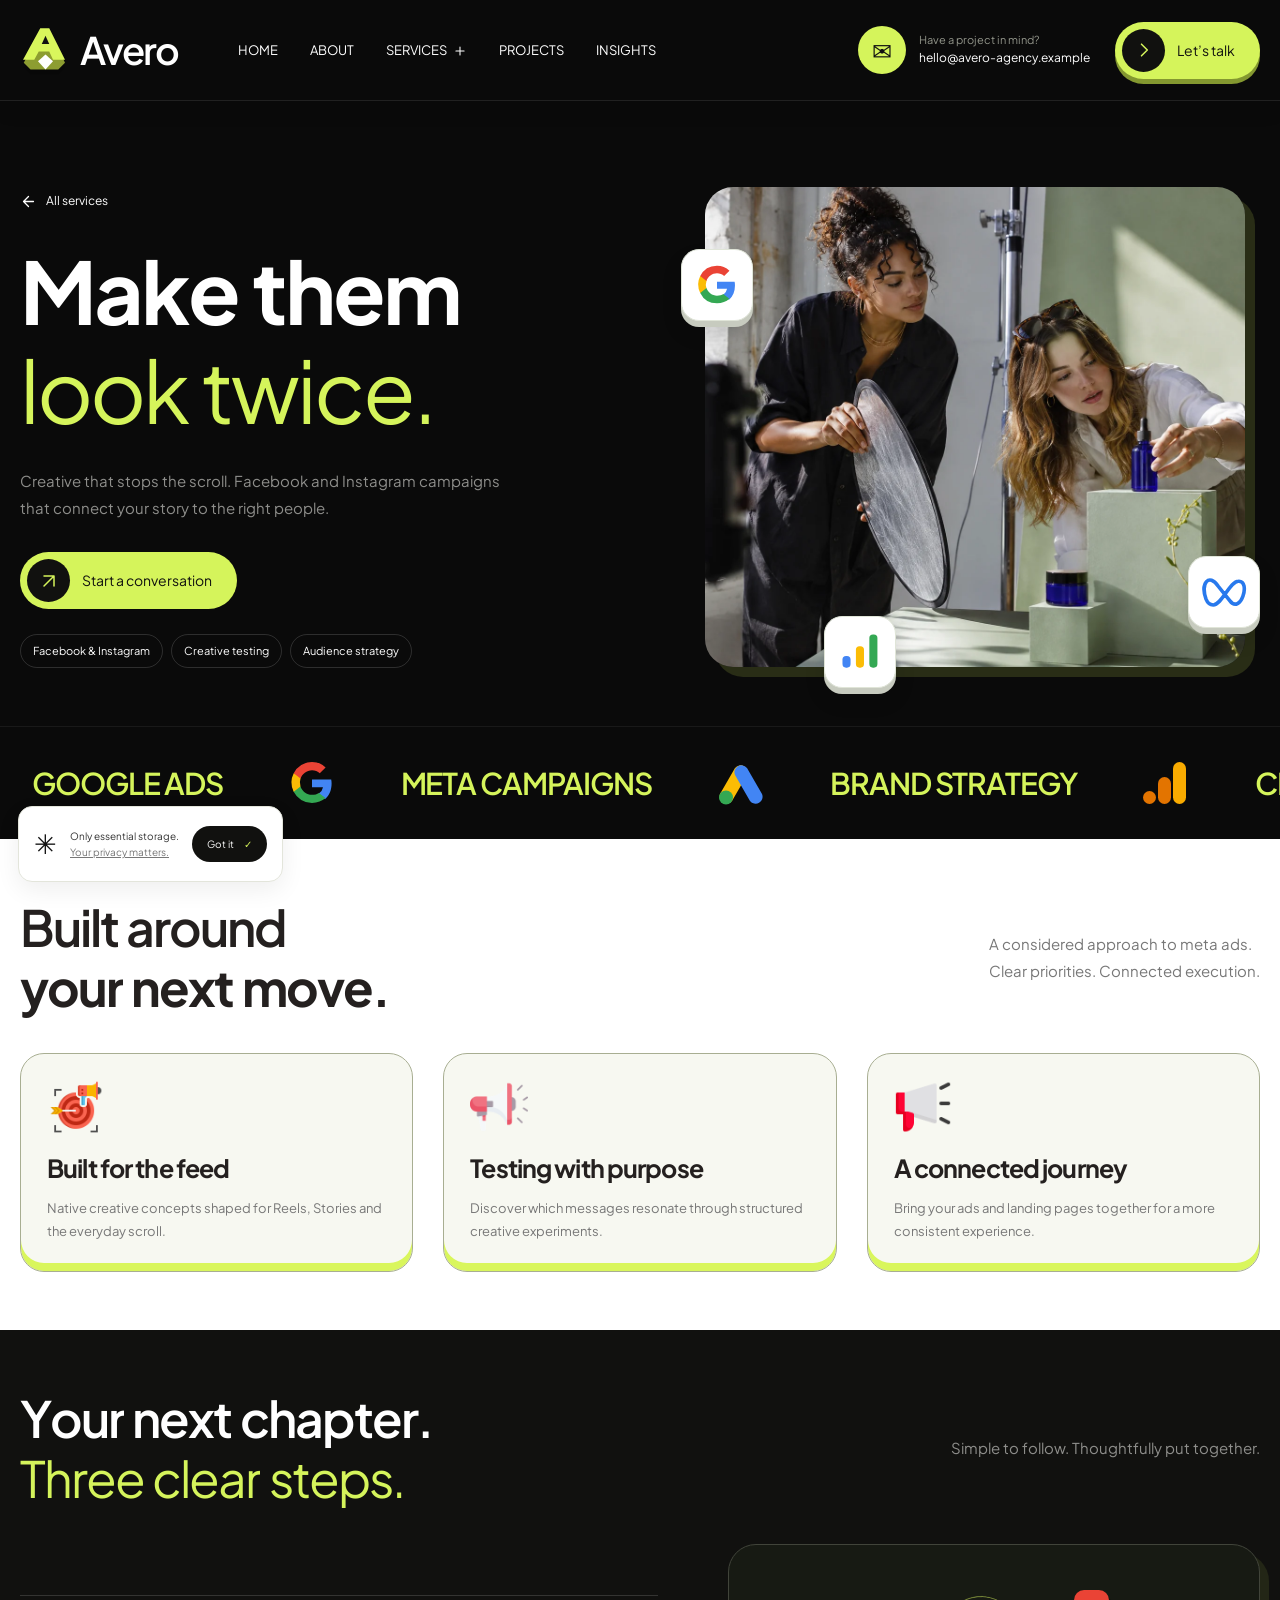
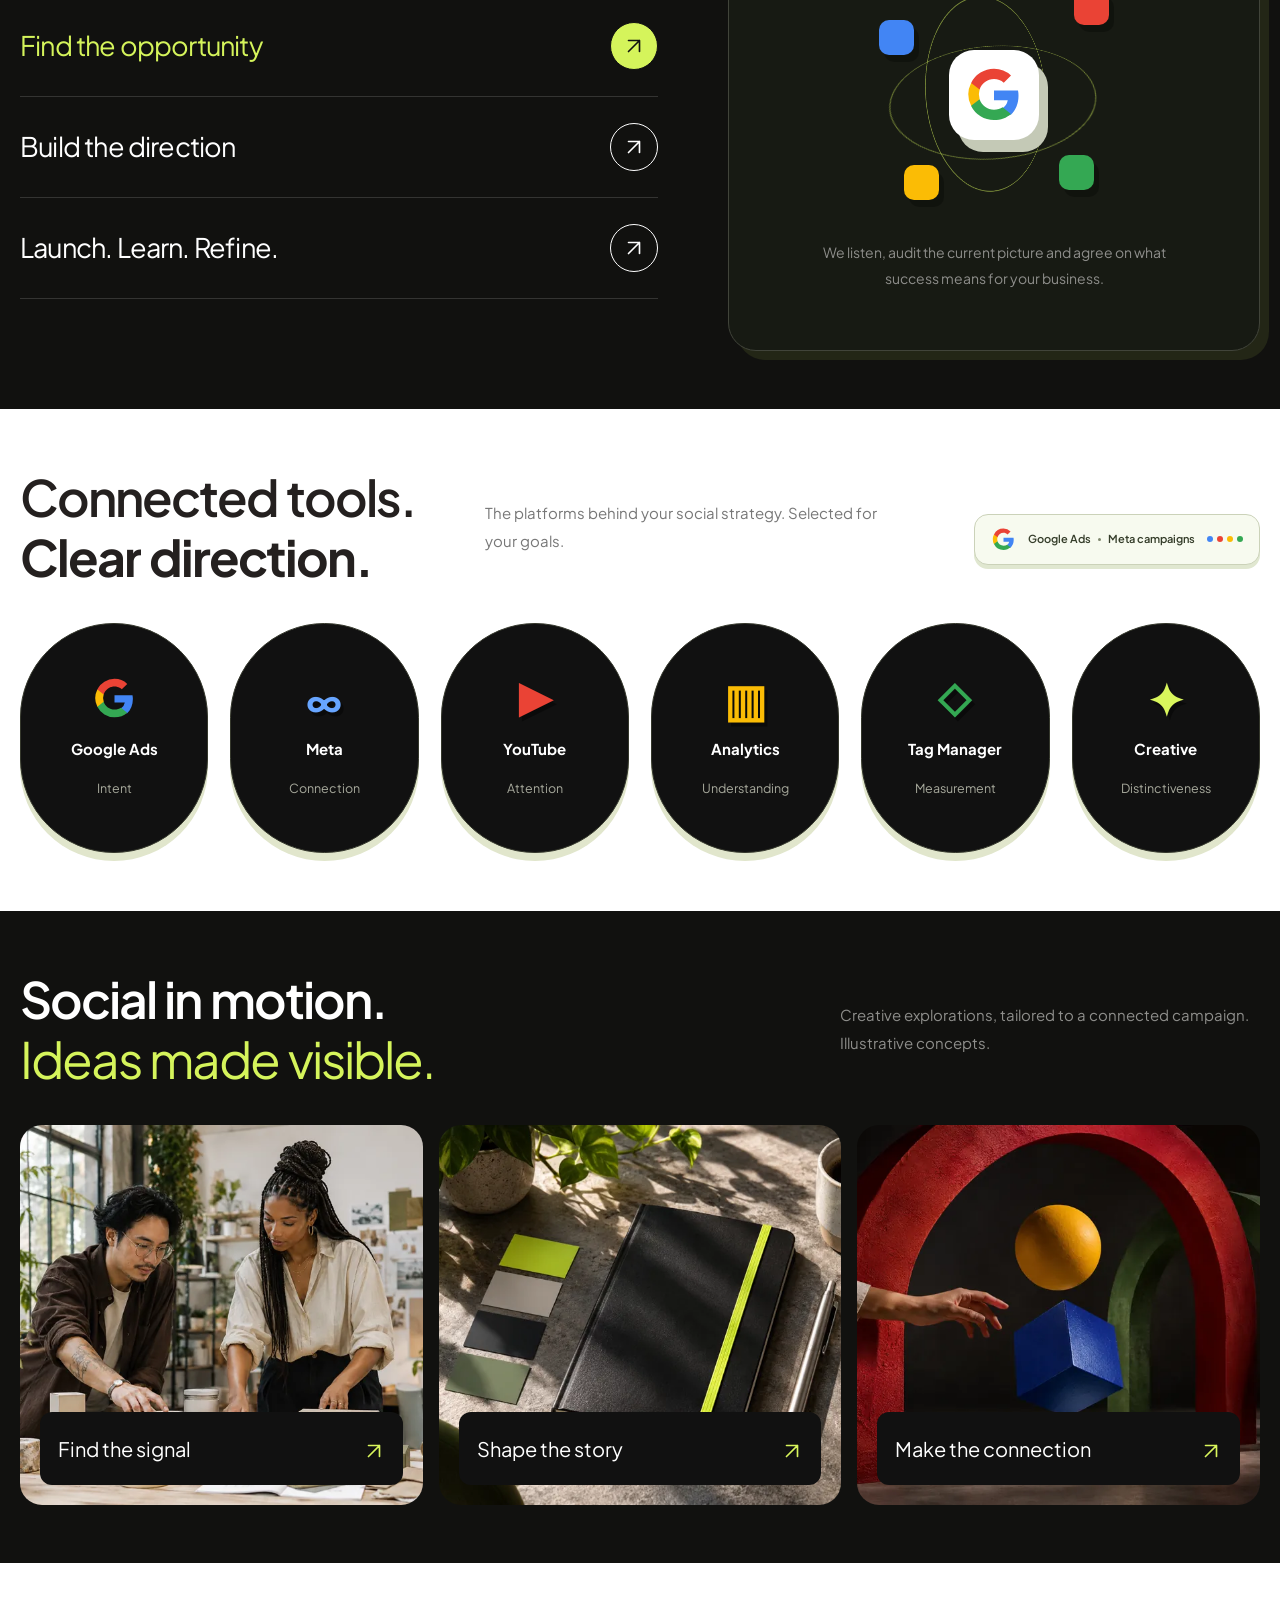
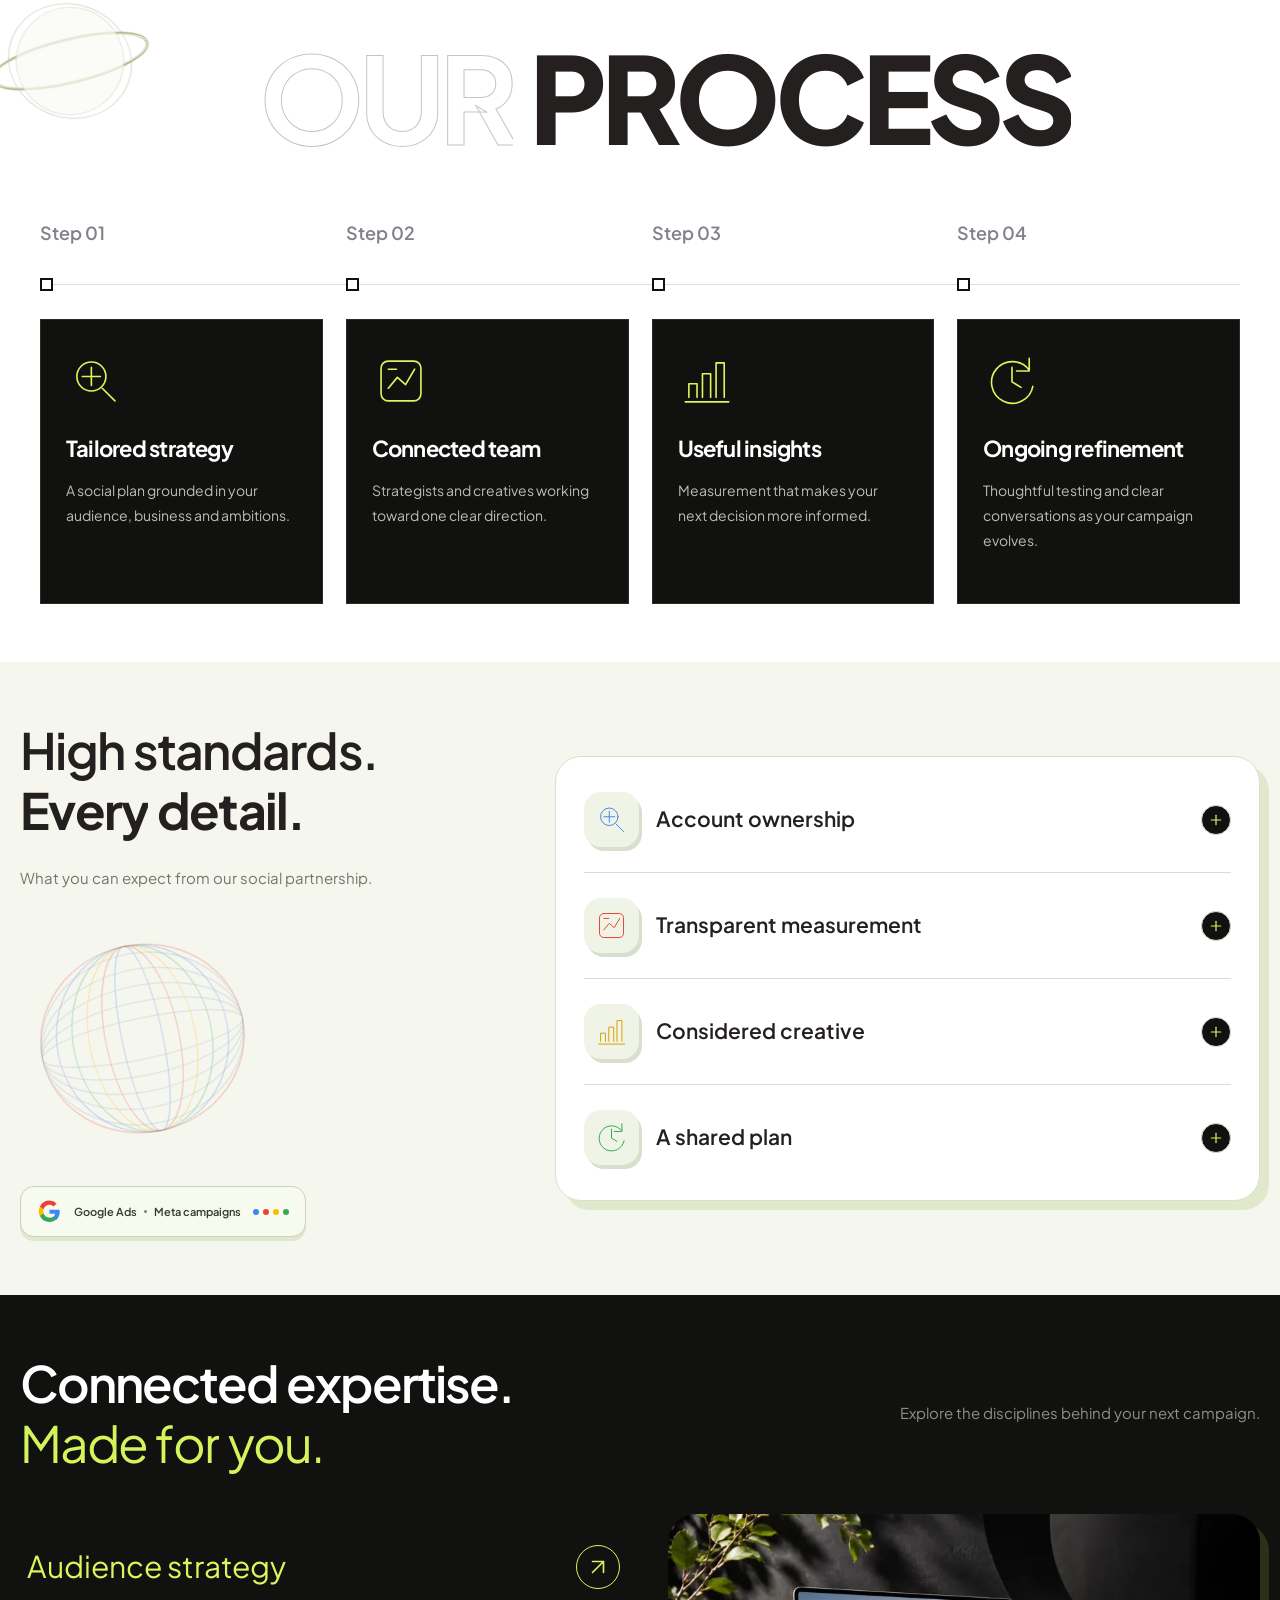
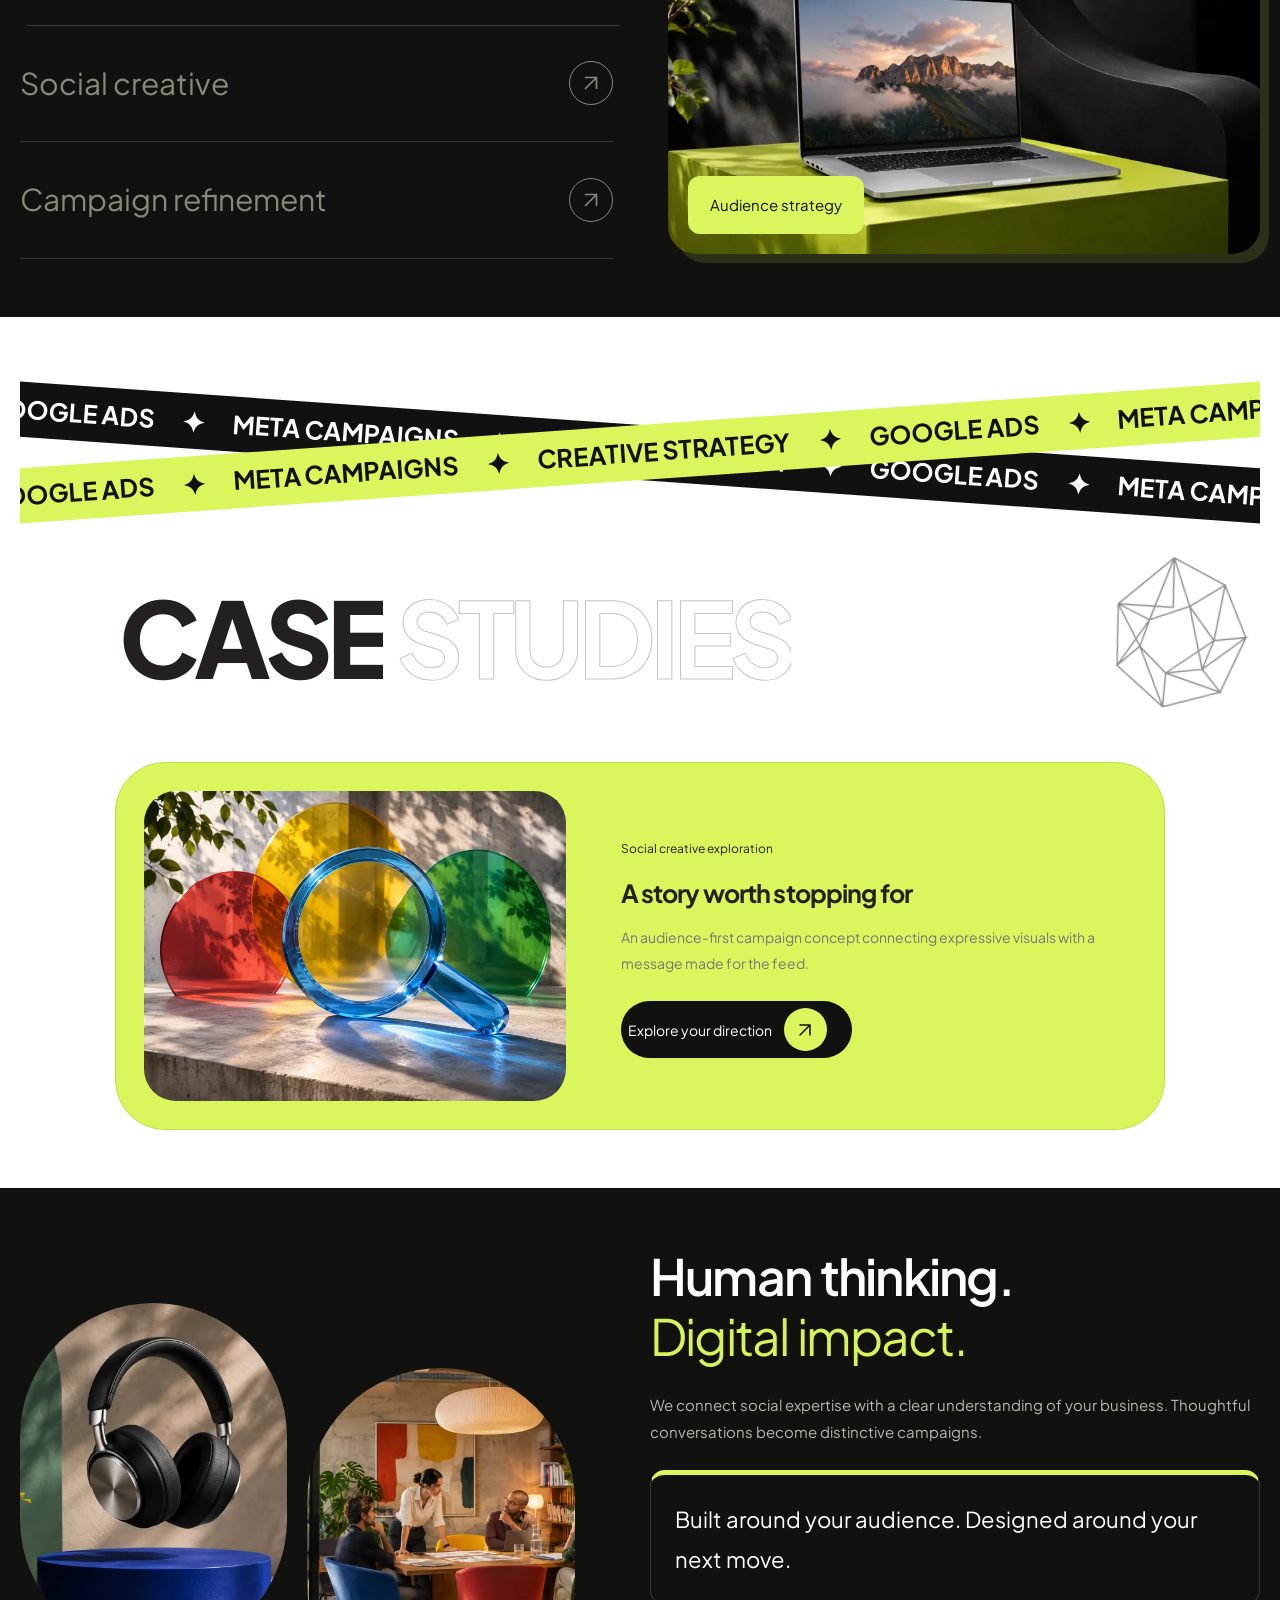
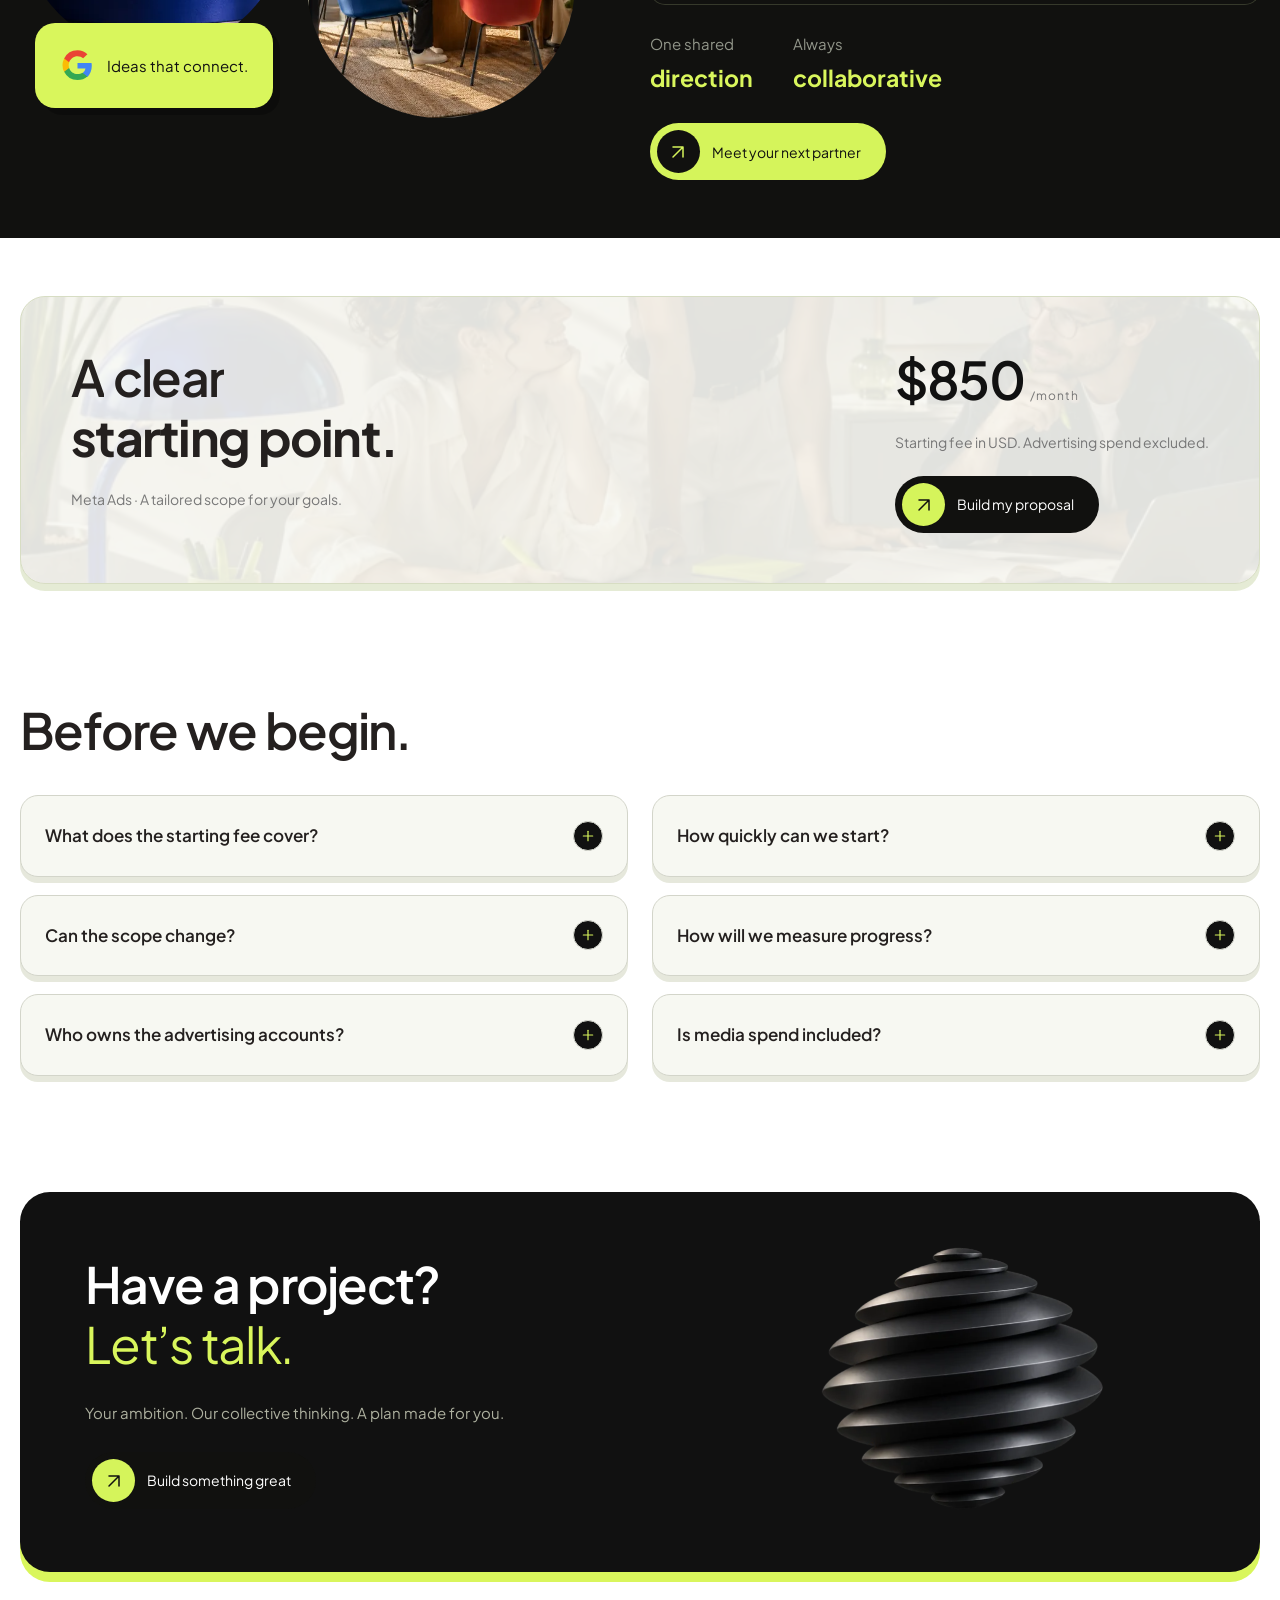
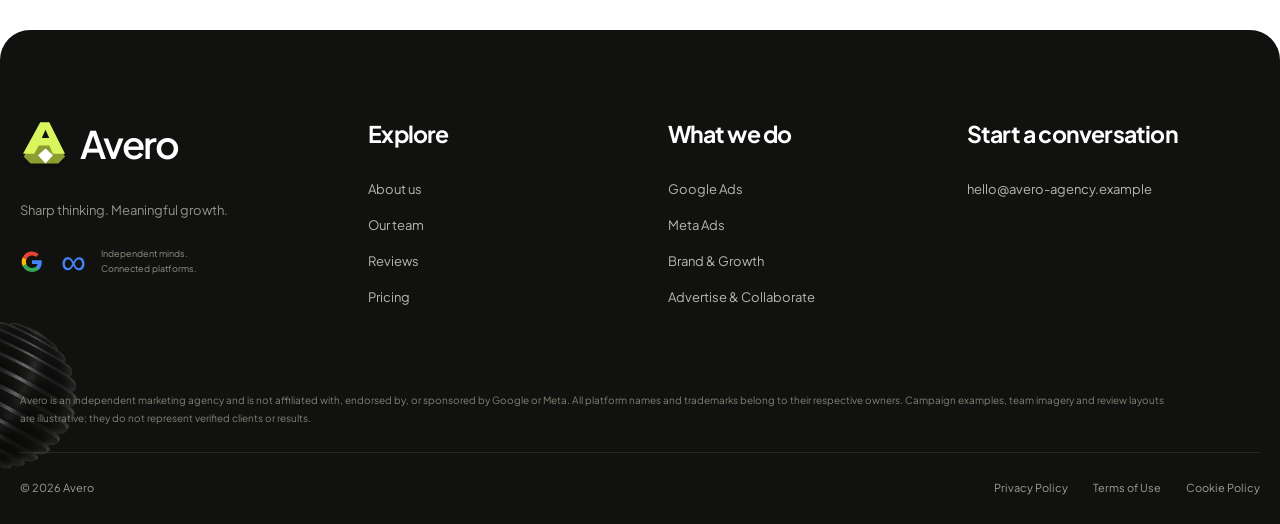
<file: meta-ads.html>
<!DOCTYPE html>

<html lang="en"><head><meta charset="utf-8"/><meta content="width=device-width,initial-scale=1" name="viewport"/><meta content="Independent marketing studio for Google Ads, Meta campaigns and brand strategy." name="description"/><title>Meta Ads — Avero</title><link href="assets/icons/logo.svg" rel="icon"/><link href="assets/style.css" rel="stylesheet"/><script src="config/config.js"></script><script defer="" src="assets/app.js"></script></head><body data-page="meta-ads"><a class="skip" href="#main">Skip to content</a><div aria-hidden="true" class="page-transition"><div class="transition-emblem"><img alt="" data-logo="" src="assets/icons/logo.svg"/><div class="transition-orbit"><i></i><i></i><i></i><i></i></div></div><span data-company="">Avero</span><small>Ideas in motion</small></div><header><div class="container header-inner"><a aria-label="Home" class="logo" href="index.html"><img alt="" data-logo="" height="42" src="assets/icons/logo.svg" width="42"/><span data-company="">Avero</span></a><nav aria-label="Main navigation" id="navigation"><a href="index.html">Home</a><a href="index.html#about">About</a><div class="dropdown"><button aria-expanded="false" class="services-toggle">Services <span class="small-plus"><svg aria-hidden="true" class="ui-icon icon-plus" xmlns="http://www.w3.org/2000/svg" viewBox="0 0 24 24" fill="none" stroke="currentColor" stroke-width="1.8" stroke-linecap="round" stroke-linejoin="round" focusable="false"><path d="M5 12h14"/><path class="icon-plus-vertical" d="M12 5v14"/></svg></span></button><div class="dropdown-panel"><div class="dropdown-links"><a href="google-ads.html">Google Ads<span><svg aria-hidden="true" class="ui-icon icon-arrow-up-right" xmlns="http://www.w3.org/2000/svg" viewBox="0 0 24 24" fill="none" stroke="currentColor" stroke-width="1.8" stroke-linecap="round" stroke-linejoin="round" focusable="false"><path d="M6 18 18 6M6 6h12v12"/></svg></span></a><a href="meta-ads.html">Meta Ads<span><svg aria-hidden="true" class="ui-icon icon-arrow-up-right" xmlns="http://www.w3.org/2000/svg" viewBox="0 0 24 24" fill="none" stroke="currentColor" stroke-width="1.8" stroke-linecap="round" stroke-linejoin="round" focusable="false"><path d="M6 18 18 6M6 6h12v12"/></svg></span></a><a href="brand-strategy.html">Brand &amp; Growth<span><svg aria-hidden="true" class="ui-icon icon-arrow-up-right" xmlns="http://www.w3.org/2000/svg" viewBox="0 0 24 24" fill="none" stroke="currentColor" stroke-width="1.8" stroke-linecap="round" stroke-linejoin="round" focusable="false"><path d="M6 18 18 6M6 6h12v12"/></svg></span></a></div></div></div><a href="index.html#work">Projects</a><a href="index.html#insights">Insights</a><a class="mobile-contact" href="index.html#contact">Contact</a></nav><div class="header-contact"><span class="mail-icon">✉</span><div><span>Have a project in mind?</span><a data-email="" href="mailto:hello@avero-agency.example">hello@avero-agency.example</a></div></div><a class="button header-cta" href="index.html#contact"><span aria-hidden="true" class="button-icon"><svg aria-hidden="true" class="ui-icon icon-chevron-right" xmlns="http://www.w3.org/2000/svg" viewBox="0 0 24 24" fill="none" stroke="currentColor" stroke-width="1.8" stroke-linecap="round" stroke-linejoin="round" focusable="false"><path d="m9 5 7 7-7 7"/></svg></span><span>Let’s talk</span></a><button aria-controls="navigation" aria-expanded="false" aria-label="Open menu" class="menu-toggle"><span></span><span></span></button></div></header><main id="main"><section class="service-hero dark"><div class="container"><div class="service-hero-copy"><a class="back-link" href="index.html#services"><svg aria-hidden="true" class="ui-icon icon-arrow-left" xmlns="http://www.w3.org/2000/svg" viewBox="0 0 24 24" fill="none" stroke="currentColor" stroke-width="1.8" stroke-linecap="round" stroke-linejoin="round" focusable="false"><path d="M19 12H5m7-7-7 7 7 7"/></svg> All services</a><h1 data-aos="">Make them<br/><em>look twice.</em></h1><p>Creative that stops the scroll. Facebook and Instagram campaigns that connect your story to the right people.</p><a class="button" href="index.html#contact"><span aria-hidden="true" class="button-icon"><svg aria-hidden="true" class="ui-icon icon-arrow-up-right" xmlns="http://www.w3.org/2000/svg" viewBox="0 0 24 24" fill="none" stroke="currentColor" stroke-width="1.8" stroke-linecap="round" stroke-linejoin="round" focusable="false"><path d="M6 18 18 6M6 6h12v12"/></svg></span><span>Start a conversation</span></a><div class="tags"><span>Facebook &amp; Instagram</span><span>Creative testing</span><span>Audience strategy</span></div></div><div class="service-hero-photo" data-aos=""><img alt="Meta Ads creative studio concept" fetchpriority="high" src="assets/images/social.webp"/><div aria-hidden="true" class="hero-satellites"><span class="hero-platform-tile google-tile"><span class="google-g"></span></span><span class="hero-platform-tile meta-tile"><svg aria-hidden="true" fill="none" viewbox="0 0 64 40"><path d="M7 30C-1 8 11-7 24 12l16 20C55 52 70 4 52 5c-12 0-23 33-35 33-4 0-8-3-10-8Z" stroke="#2879ed" stroke-linecap="round" stroke-width="5"></path></svg></span><span class="hero-platform-tile analytics-tile"><svg aria-hidden="true" viewbox="0 0 48 48"><rect fill="#4285f4" height="13" rx="4" width="9" x="5" y="29"></rect><rect fill="#fbbc05" height="24" rx="4" width="9" x="20" y="18"></rect><rect fill="#34a853" height="37" rx="4" width="9" x="35" y="5"></rect></svg></span></div></div></div></section><div class="marquee"><div><span>Google Ads <img class="marquee-google" src="assets/icons/google.svg" alt="" aria-hidden="true" width="48" height="48"/> Meta campaigns <img class="marquee-google" src="assets/icons/google-ads.svg" alt="" aria-hidden="true" width="48" height="48"/> Brand strategy <img class="marquee-google" src="assets/icons/google-analytics.svg" alt="" aria-hidden="true" width="48" height="48"/> Creative that clicks <img class="marquee-google" src="assets/icons/google-tag-manager.svg" alt="" aria-hidden="true" width="48" height="48"/> </span><span aria-hidden="true">Google Ads <img class="marquee-google" src="assets/icons/google.svg" alt="" aria-hidden="true" width="48" height="48"/> Meta campaigns <img class="marquee-google" src="assets/icons/google-ads.svg" alt="" aria-hidden="true" width="48" height="48"/> Brand strategy <img class="marquee-google" src="assets/icons/google-analytics.svg" alt="" aria-hidden="true" width="48" height="48"/> Creative that clicks <img class="marquee-google" src="assets/icons/google-tag-manager.svg" alt="" aria-hidden="true" width="48" height="48"/> </span></div></div><section class="section"><div class="container"><div class="section-head"><h2 data-aos="">Built around<br/><strong>your next move.</strong></h2><p>A considered approach to meta ads.<br/>Clear priorities. Connected execution.</p></div><div class="benefit-grid"><article aria-label="Built for the feed. Hover or press Enter to reveal the image." class="benefit-card" data-aos="" tabindex="0"><div class="flip-inner"><div class="flip-front"><span class="benefit-icon"><img alt="" height="58" loading="lazy" src="assets/icons/target.png" width="58"/></span><h3>Built for the feed</h3><p>Native creative concepts shaped for Reels, Stories and the everyday scroll.</p></div><div class="flip-back"><img alt="Social campaign creative direction" decoding="async" loading="lazy" src="assets/images/fresh-13.webp"/><span>Built for the feed</span></div></div></article><article aria-label="Testing with purpose. Hover or press Enter to reveal the image." class="benefit-card" data-aos="" tabindex="0"><div class="flip-inner"><div class="flip-front"><span class="benefit-icon"><img alt="" height="58" loading="lazy" src="assets/icons/megaphone.png" width="58"/></span><h3>Testing with purpose</h3><p>Discover which messages resonate through structured creative experiments.</p></div><div class="flip-back"><img alt="Social campaign creative direction" decoding="async" loading="lazy" src="assets/images/fresh-14.webp"/><span>Testing with purpose</span></div></div></article><article aria-label="A connected journey. Hover or press Enter to reveal the image." class="benefit-card" data-aos="" tabindex="0"><div class="flip-inner"><div class="flip-front"><span class="benefit-icon"><img alt="" height="58" loading="lazy" src="assets/icons/growth.png" width="58"/></span><h3>A connected journey</h3><p>Bring your ads and landing pages together for a more consistent experience.</p></div><div class="flip-back"><img alt="Social campaign creative direction" decoding="async" loading="lazy" src="assets/images/fresh-15.webp"/><span>A connected journey</span></div></div></article></div></div></section><section class="section dark process"><div class="container"><div class="section-head"><h2 data-aos="">Your next chapter.<br/><em>Three clear steps.</em></h2><p>Simple to follow. Thoughtfully put together.</p></div><div class="process-layout"><div aria-label="Our process" class="process-tabs" role="tablist"><button aria-controls="process-panel" aria-selected="true" data-description="We listen, audit the current picture and agree on what success means for your business." data-step="0" id="tab-0" role="tab"><span>Find the opportunity</span><span aria-hidden="true" class="round-arrow"><svg xmlns="http://www.w3.org/2000/svg" viewBox="0 0 24 24" fill="none" stroke="currentColor" stroke-width="1.8" stroke-linecap="round" stroke-linejoin="round" focusable="false"><path d="M6 18 18 6M6 6h12v12"/></svg></span></button><button aria-controls="process-panel" aria-selected="false" data-description="We shape the campaign, creative and measurement plan around your priorities." data-step="1" id="tab-1" role="tab"><span>Build the direction</span><span aria-hidden="true" class="round-arrow"><svg xmlns="http://www.w3.org/2000/svg" viewBox="0 0 24 24" fill="none" stroke="currentColor" stroke-width="1.8" stroke-linecap="round" stroke-linejoin="round" focusable="false"><path d="M6 18 18 6M6 6h12v12"/></svg></span></button><button aria-controls="process-panel" aria-selected="false" data-description="We review the signals, share the learnings and keep improving the next move." data-step="2" id="tab-2" role="tab"><span>Launch. Learn. Refine.</span><span aria-hidden="true" class="round-arrow"><svg xmlns="http://www.w3.org/2000/svg" viewBox="0 0 24 24" fill="none" stroke="currentColor" stroke-width="1.8" stroke-linecap="round" stroke-linejoin="round" focusable="false"><path d="M6 18 18 6M6 6h12v12"/></svg></span></button></div><div aria-labelledby="tab-0" class="process-visual" id="process-panel" role="tabpanel"><div aria-hidden="true" class="orbit" data-step="0"><div class="google-object"><span class="google-g"></span><i class="g-piece blue"></i><i class="g-piece red"></i><i class="g-piece yellow"></i><i class="g-piece green"></i><div class="g-ring"></div><div class="g-ring second"></div></div></div><p>We listen, audit the current picture and agree on what success means for your business.</p></div></div></div></section><section class="section expertise"><div class="container"><div class="section-head"><h2 data-aos="">Connected tools.<br/><strong>Clear direction.</strong></h2><p>The platforms behind your social strategy. Selected for your goals.</p><div aria-label="Google Ads and Meta campaign expertise" class="google-signature"><span aria-hidden="true" class="google-g"></span><span>Google Ads <i></i> Meta campaigns</span><span aria-hidden="true" class="signature-dots"><b></b><b></b><b></b><b></b></span></div></div><div class="skill-pills"><div class="skill-pill"><span class="platform-symbol p-0"><span aria-label="Google" class="google-g"></span></span><strong>Google Ads</strong><small>Intent</small></div><div class="skill-pill"><span class="platform-symbol p-1">∞</span><strong>Meta</strong><small>Connection</small></div><div class="skill-pill"><span class="platform-symbol p-2">▶</span><strong>YouTube</strong><small>Attention</small></div><div class="skill-pill"><span class="platform-symbol p-3">▥</span><strong>Analytics</strong><small>Understanding</small></div><div class="skill-pill"><span class="platform-symbol p-4">◇</span><strong>Tag Manager</strong><small>Measurement</small></div><div class="skill-pill"><span class="platform-symbol p-5">✦</span><strong>Creative</strong><small>Distinctiveness</small></div></div></div></section><section class="section dark service-gallery"><div class="container"><div class="section-head"><h2 data-aos="">Social in motion.<br/><em>Ideas made visible.</em></h2><p>Creative explorations, tailored to a connected campaign. Illustrative concepts.</p></div><div class="expand-gallery"><a href="index.html#contact" style="--panel:0"><img alt="Original campaign exploration" decoding="async" loading="lazy" src="assets/images/fresh-16.webp"/><span>Find the signal<b><svg aria-hidden="true" class="ui-icon icon-arrow-up-right" xmlns="http://www.w3.org/2000/svg" viewBox="0 0 24 24" fill="none" stroke="currentColor" stroke-width="1.8" stroke-linecap="round" stroke-linejoin="round" focusable="false"><path d="M6 18 18 6M6 6h12v12"/></svg></b></span></a><a href="index.html#contact" style="--panel:1"><img alt="Original campaign exploration" decoding="async" loading="lazy" src="assets/images/fresh-17.webp"/><span>Shape the story<b><svg aria-hidden="true" class="ui-icon icon-arrow-up-right" xmlns="http://www.w3.org/2000/svg" viewBox="0 0 24 24" fill="none" stroke="currentColor" stroke-width="1.8" stroke-linecap="round" stroke-linejoin="round" focusable="false"><path d="M6 18 18 6M6 6h12v12"/></svg></b></span></a><a href="index.html#contact" style="--panel:2"><img alt="Original campaign exploration" decoding="async" loading="lazy" src="assets/images/fresh-18.webp"/><span>Make the connection<b><svg aria-hidden="true" class="ui-icon icon-arrow-up-right" xmlns="http://www.w3.org/2000/svg" viewBox="0 0 24 24" fill="none" stroke="currentColor" stroke-width="1.8" stroke-linecap="round" stroke-linejoin="round" focusable="false"><path d="M6 18 18 6M6 6h12v12"/></svg></b></span></a></div></div></section><section class="section reference-process" id="reference-process"><div class="container"><div class="reference-heading"><img alt="" class="process-orbit scroll-sculpture" src="assets/icons/glass-orbit.svg"/><h2 class="display-title scroll-title" data-aos="" data-drift=""><span>OUR</span> PROCESS</h2></div><div class="reference-steps"><article><div class="step-rail">Step 01<i></i></div><div class="step-body" data-aos=""><div class="step-icon"><svg aria-hidden="true" fill="none" stroke="currentColor" stroke-linecap="round" stroke-linejoin="round" stroke-width="1.8" viewbox="0 0 64 64"><circle cx="28" cy="27" r="16"></circle><path d="m40 40 14 14M18 27h20M28 17v20"></path></svg></div><h3>Tailored strategy</h3><p>A social plan grounded in your audience, business and ambitions.</p></div></article><article><div class="step-rail">Step 02<i></i></div><div class="step-body" data-aos=""><div class="step-icon"><svg aria-hidden="true" fill="none" stroke="currentColor" stroke-linecap="round" stroke-linejoin="round" stroke-width="1.8" viewbox="0 0 64 64"><rect height="44" rx="8" width="44" x="10" y="10"></rect><path d="m18 40 10-12 9 8 10-17M18 19h9"></path></svg></div><h3>Connected team</h3><p>Strategists and creatives working toward one clear direction.</p></div></article><article><div class="step-rail">Step 03<i></i></div><div class="step-body" data-aos=""><div class="step-icon"><svg aria-hidden="true" fill="none" stroke="currentColor" stroke-linecap="round" stroke-linejoin="round" stroke-width="1.8" viewbox="0 0 64 64"><path d="M12 50V35h9v15M27 50V24h9v26M42 50V12h9v38M8 55h48"></path></svg></div><h3>Useful insights</h3><p>Measurement that makes your next decision more informed.</p></div></article><article><div class="step-rail">Step 04<i></i></div><div class="step-body" data-aos=""><div class="step-icon"><svg aria-hidden="true" fill="none" stroke="currentColor" stroke-linecap="round" stroke-linejoin="round" stroke-width="1.8" viewbox="0 0 64 64"><path d="M51 20A23 23 0 1 0 55 38M51 7v14H37M32 17v16l10 6"></path></svg></div><h3>Ongoing refinement</h3><p>Thoughtful testing and clear conversations as your campaign evolves.</p></div></article></div></div></section><section class="section standards google-standards" id="standards"><div class="container standards-layout"><div><h2 data-aos="">High standards.<br/><strong>Every detail.</strong></h2><p>What you can expect from our social partnership.</p><img alt="" class="standards-art scroll-sculpture" loading="lazy" src="assets/icons/google-wire.svg"/><div aria-label="Google Ads and Meta campaign expertise" class="google-signature"><span aria-hidden="true" class="google-g"></span><span>Google Ads <i></i> Meta campaigns</span><span aria-hidden="true" class="signature-dots"><b></b><b></b><b></b><b></b></span></div></div><div class="standards-list"><details><summary><span class="standard-icon"><svg aria-hidden="true" fill="none" stroke="currentColor" stroke-linecap="round" stroke-linejoin="round" stroke-width="1.8" viewbox="0 0 64 64"><circle cx="28" cy="27" r="16"></circle><path d="m40 40 14 14M18 27h20M28 17v20"></path></svg></span>Account ownership<span class="plus"><svg aria-hidden="true" class="ui-icon icon-plus" xmlns="http://www.w3.org/2000/svg" viewBox="0 0 24 24" fill="none" stroke="currentColor" stroke-width="1.8" stroke-linecap="round" stroke-linejoin="round" focusable="false"><path d="M5 12h14"/><path class="icon-plus-vertical" d="M12 5v14"/></svg></span></summary><p>Your accounts and assets stay yours. Our access follows the agreed scope.</p></details><details><summary><span class="standard-icon"><svg aria-hidden="true" fill="none" stroke="currentColor" stroke-linecap="round" stroke-linejoin="round" stroke-width="1.8" viewbox="0 0 64 64"><rect height="44" rx="8" width="44" x="10" y="10"></rect><path d="m18 40 10-12 9 8 10-17M18 19h9"></path></svg></span>Transparent measurement<span class="plus"><svg aria-hidden="true" class="ui-icon icon-plus" xmlns="http://www.w3.org/2000/svg" viewBox="0 0 24 24" fill="none" stroke="currentColor" stroke-width="1.8" stroke-linecap="round" stroke-linejoin="round" focusable="false"><path d="M5 12h14"/><path class="icon-plus-vertical" d="M12 5v14"/></svg></span></summary><p>We agree useful indicators and explain the limits of attribution.</p></details><details><summary><span class="standard-icon"><svg aria-hidden="true" fill="none" stroke="currentColor" stroke-linecap="round" stroke-linejoin="round" stroke-width="1.8" viewbox="0 0 64 64"><path d="M12 50V35h9v15M27 50V24h9v26M42 50V12h9v38M8 55h48"></path></svg></span>Considered creative<span class="plus"><svg aria-hidden="true" class="ui-icon icon-plus" xmlns="http://www.w3.org/2000/svg" viewBox="0 0 24 24" fill="none" stroke="currentColor" stroke-width="1.8" stroke-linecap="round" stroke-linejoin="round" focusable="false"><path d="M5 12h14"/><path class="icon-plus-vertical" d="M12 5v14"/></svg></span></summary><p>Every creative decision connects to a brief, audience and purpose.</p></details><details><summary><span class="standard-icon"><svg aria-hidden="true" fill="none" stroke="currentColor" stroke-linecap="round" stroke-linejoin="round" stroke-width="1.8" viewbox="0 0 64 64"><path d="M51 20A23 23 0 1 0 55 38M51 7v14H37M32 17v16l10 6"></path></svg></span>A shared plan<span class="plus"><svg aria-hidden="true" class="ui-icon icon-plus" xmlns="http://www.w3.org/2000/svg" viewBox="0 0 24 24" fill="none" stroke="currentColor" stroke-width="1.8" stroke-linecap="round" stroke-linejoin="round" focusable="false"><path d="M5 12h14"/><path class="icon-plus-vertical" d="M12 5v14"/></svg></span></summary><p>Deliverables, timings and responsibilities are agreed before work begins.</p></details></div></div></section><section class="section dark focus-services"><div class="container"><div class="section-head"><h2 data-aos="">Connected expertise.<br/><em>Made for you.</em></h2><p>Explore the disciplines behind your next campaign.</p></div><div class="focus-layout"><div aria-label="Service disciplines" class="focus-tabs" role="tablist"><button aria-controls="focus-image-0" aria-selected="true" data-focus="0" role="tab">Audience strategy<span><svg aria-hidden="true" class="ui-icon icon-arrow-up-right" xmlns="http://www.w3.org/2000/svg" viewBox="0 0 24 24" fill="none" stroke="currentColor" stroke-width="1.8" stroke-linecap="round" stroke-linejoin="round" focusable="false"><path d="M6 18 18 6M6 6h12v12"/></svg></span></button><button aria-controls="focus-image-1" aria-selected="false" data-focus="1" role="tab">Social creative<span><svg aria-hidden="true" class="ui-icon icon-arrow-up-right" xmlns="http://www.w3.org/2000/svg" viewBox="0 0 24 24" fill="none" stroke="currentColor" stroke-width="1.8" stroke-linecap="round" stroke-linejoin="round" focusable="false"><path d="M6 18 18 6M6 6h12v12"/></svg></span></button><button aria-controls="focus-image-2" aria-selected="false" data-focus="2" role="tab">Campaign refinement<span><svg aria-hidden="true" class="ui-icon icon-arrow-up-right" xmlns="http://www.w3.org/2000/svg" viewBox="0 0 24 24" fill="none" stroke="currentColor" stroke-width="1.8" stroke-linecap="round" stroke-linejoin="round" focusable="false"><path d="M6 18 18 6M6 6h12v12"/></svg></span></button></div><div class="focus-images"><div aria-hidden="false" class="focus-image active" id="focus-image-0" role="tabpanel"><img alt="Audience strategy" decoding="async" loading="lazy" src="assets/images/fresh-19.webp"/><span>Audience strategy</span></div><div aria-hidden="true" class="focus-image" id="focus-image-1" role="tabpanel"><img alt="Social creative" decoding="async" loading="lazy" src="assets/images/fresh-20.webp"/><span>Social creative</span></div><div aria-hidden="true" class="focus-image" id="focus-image-2" role="tabpanel"><img alt="Campaign refinement" decoding="async" loading="lazy" src="assets/images/fresh-21.webp"/><span>Campaign refinement</span></div></div></div></div></section><section class="section reference-case" id="reference-case"><div class="container"><div aria-hidden="true" class="cross-marquees"><div class="cross-band black-band"><div><span>GOOGLE ADS <b>✦</b> META CAMPAIGNS <b>✦</b> CREATIVE STRATEGY <b>✦</b> <span>GOOGLE ADS <b>✦</b> META CAMPAIGNS <b>✦</b> CREATIVE STRATEGY <b>✦</b> <span>GOOGLE ADS <b>✦</b> META CAMPAIGNS <b>✦</b> CREATIVE STRATEGY <b>✦</b> <span>GOOGLE ADS <b>✦</b> META CAMPAIGNS <b>✦</b> CREATIVE STRATEGY <b>✦</b> </span></span></span></span></div></div><div class="cross-band lime-band"><div><span>GOOGLE ADS <b>✦</b> META CAMPAIGNS <b>✦</b> CREATIVE STRATEGY <b>✦</b> <span>GOOGLE ADS <b>✦</b> META CAMPAIGNS <b>✦</b> CREATIVE STRATEGY <b>✦</b> <span>GOOGLE ADS <b>✦</b> META CAMPAIGNS <b>✦</b> CREATIVE STRATEGY <b>✦</b> <span>GOOGLE ADS <b>✦</b> META CAMPAIGNS <b>✦</b> CREATIVE STRATEGY <b>✦</b> </span></span></span></span></div></div></div><div class="reference-heading"><h2 class="display-title scroll-title" data-aos="" data-drift="">CASE <span>STUDIES</span></h2><img alt="" class="case-wire scroll-sculpture" src="assets/icons/wireframe.svg"/></div><article class="lime-case"><img alt="Original campaign concept" class="case-photo" decoding="async" loading="lazy" src="assets/images/fresh-24.webp"/><div><span class="case-caption">Social creative exploration</span><h3>A story worth stopping for</h3><p>An audience-first campaign concept connecting expressive visuals with a message made for the feed.</p><a class="button dark-button" href="index.html#contact"><span>Explore your direction</span><span class="button-icon"><svg aria-hidden="true" class="ui-icon icon-arrow-up-right" xmlns="http://www.w3.org/2000/svg" viewBox="0 0 24 24" fill="none" stroke="currentColor" stroke-width="1.8" stroke-linecap="round" stroke-linejoin="round" focusable="false"><path d="M6 18 18 6M6 6h12v12"/></svg></span></a></div></article></div></section><section class="section dark connected-story"><div class="container story-layout"><div class="story-photos"><img alt="Creative collaboration" decoding="async" loading="lazy" src="assets/images/fresh-22.webp"/><img alt="Campaign direction" decoding="async" loading="lazy" src="assets/images/fresh-23.webp"/><span><span class="google-g"></span>Ideas that connect.</span></div><div><h2 data-aos="">Human thinking.<br/><em>Digital impact.</em></h2><p>We connect social expertise with a clear understanding of your business. Thoughtful conversations become distinctive campaigns.</p><blockquote>Built around your audience. Designed around your next move.</blockquote><div class="story-values"><span>One shared<br/><strong>direction</strong></span><span>Always<br/><strong>collaborative</strong></span></div><a class="button" href="index.html#contact"><span class="button-icon"><svg aria-hidden="true" class="ui-icon icon-arrow-up-right" xmlns="http://www.w3.org/2000/svg" viewBox="0 0 24 24" fill="none" stroke="currentColor" stroke-width="1.8" stroke-linecap="round" stroke-linejoin="round" focusable="false"><path d="M6 18 18 6M6 6h12v12"/></svg></span>Meet your next partner</a></div></div></section><section class="section service-offer" id="service-offer"><div class="container"><div class="offer-box" data-aos=""><img alt="" aria-hidden="true" class="offer-photo" loading="lazy" src="assets/images/fresh-25.webp"/><div><h2 data-aos="">A clear<br/><strong>starting point.</strong></h2><p>Meta Ads · A tailored scope for your goals.</p></div><div><div class="price">$850<small>/month</small></div><p>Starting fee in USD. Advertising spend excluded.</p><a class="button" href="index.html#contact"><span aria-hidden="true" class="button-icon"><svg aria-hidden="true" class="ui-icon icon-arrow-up-right" xmlns="http://www.w3.org/2000/svg" viewBox="0 0 24 24" fill="none" stroke="currentColor" stroke-width="1.8" stroke-linecap="round" stroke-linejoin="round" focusable="false"><path d="M6 18 18 6M6 6h12v12"/></svg></span><span>Build my proposal</span></a></div></div></div></section><section class="section designed-faq"><div class="container"><h2 data-aos="">Before we begin.</h2><div class="faq-grid"><details data-aos=""><summary>What does the starting fee cover?<span aria-hidden="true" class="plus"><svg aria-hidden="true" class="ui-icon icon-plus" xmlns="http://www.w3.org/2000/svg" viewBox="0 0 24 24" fill="none" stroke="currentColor" stroke-width="1.8" stroke-linecap="round" stroke-linejoin="round" focusable="false"><path d="M5 12h14"/><path class="icon-plus-vertical" d="M12 5v14"/></svg></span></summary><p>A focused meta ads engagement. Your written proposal confirms deliverables, timing, fees and any production costs before work begins.</p></details><details data-aos=""><summary>How quickly can we start?<span aria-hidden="true" class="plus"><svg aria-hidden="true" class="ui-icon icon-plus" xmlns="http://www.w3.org/2000/svg" viewBox="0 0 24 24" fill="none" stroke="currentColor" stroke-width="1.8" stroke-linecap="round" stroke-linejoin="round" focusable="false"><path d="M5 12h14"/><path class="icon-plus-vertical" d="M12 5v14"/></svg></span></summary><p>Timing depends on account access, the brief and required creative assets. We confirm a realistic launch schedule together.</p></details><details data-aos=""><summary>Can the scope change?<span aria-hidden="true" class="plus"><svg aria-hidden="true" class="ui-icon icon-plus" xmlns="http://www.w3.org/2000/svg" viewBox="0 0 24 24" fill="none" stroke="currentColor" stroke-width="1.8" stroke-linecap="round" stroke-linejoin="round" focusable="false"><path d="M5 12h14"/><path class="icon-plus-vertical" d="M12 5v14"/></svg></span></summary><p>Yes. We review priorities together and agree any scope or fee changes before proceeding.</p></details><details data-aos=""><summary>How will we measure progress?<span aria-hidden="true" class="plus"><svg aria-hidden="true" class="ui-icon icon-plus" xmlns="http://www.w3.org/2000/svg" viewBox="0 0 24 24" fill="none" stroke="currentColor" stroke-width="1.8" stroke-linecap="round" stroke-linejoin="round" focusable="false"><path d="M5 12h14"/><path class="icon-plus-vertical" d="M12 5v14"/></svg></span></summary><p>We agree relevant indicators at the start, document tracking limitations and report what the data can reliably show.</p></details><details><summary>Who owns the advertising accounts?<span class="plus"><svg aria-hidden="true" class="ui-icon icon-plus" xmlns="http://www.w3.org/2000/svg" viewBox="0 0 24 24" fill="none" stroke="currentColor" stroke-width="1.8" stroke-linecap="round" stroke-linejoin="round" focusable="false"><path d="M5 12h14"/><path class="icon-plus-vertical" d="M12 5v14"/></svg></span></summary><p>You retain account ownership. Access is granted only for the work agreed in your proposal.</p></details><details><summary>Is media spend included?<span class="plus"><svg aria-hidden="true" class="ui-icon icon-plus" xmlns="http://www.w3.org/2000/svg" viewBox="0 0 24 24" fill="none" stroke="currentColor" stroke-width="1.8" stroke-linecap="round" stroke-linejoin="round" focusable="false"><path d="M5 12h14"/><path class="icon-plus-vertical" d="M12 5v14"/></svg></span></summary><p>Advertising spend and third-party production costs are quoted separately from our service fee.</p></details></div></div></section><section class="section project-cta"><div class="container"><div class="project-cta-inner"><div><h2 data-aos="">Have a project?<br/><em>Let’s talk.</em></h2><p>Your ambition. Our collective thinking. A plan made for you.</p><a class="button" href="index.html#contact"><span class="button-icon"><svg aria-hidden="true" class="ui-icon icon-arrow-up-right" xmlns="http://www.w3.org/2000/svg" viewBox="0 0 24 24" fill="none" stroke="currentColor" stroke-width="1.8" stroke-linecap="round" stroke-linejoin="round" focusable="false"><path d="M6 18 18 6M6 6h12v12"/></svg></span>Build something great</a></div><img alt="Sculptural stacked form" class="scroll-sculpture" loading="lazy" src="assets/images/feature-stack.webp"/></div></div></section></main><footer><div class="container"><div class="footer-top"><div aria-hidden="true" class="footer-orb"></div><div><a class="logo" href="index.html"><img alt="" data-logo="" height="42" src="assets/icons/logo.svg" width="42"/><span data-company="">Avero</span></a><p data-footer="">Sharp thinking. Meaningful growth.</p><div class="platform-line"><span aria-label="Google" class="google-g">G</span><span aria-label="Meta" class="meta-mark">∞</span><span>Independent minds.<br/>Connected platforms.</span></div></div><div><h3>Explore</h3><a href="index.html#about">About us</a><a href="index.html#team">Our team</a><a href="index.html#reviews">Reviews</a><a href="index.html#pricing">Pricing</a></div><div><h3>What we do</h3><a href="google-ads.html">Google Ads</a><a href="meta-ads.html">Meta Ads</a><a href="brand-strategy.html">Brand &amp; Growth</a><a href="index.html#contact">Advertise &amp; Collaborate</a></div><div><h3>Start a conversation</h3><a data-email="" href="mailto:hello@avero-agency.example">hello@avero-agency.example</a></div></div><p class="disclaimer" data-disclaimer=""></p><div class="footer-bottom"><span>© <span data-year=""></span> <span data-company="">Avero</span></span><div><a href="privacy.html">Privacy Policy</a><a href="terms.html">Terms of Use</a><a href="cookies.html">Cookie Policy</a></div></div></div></footer><aside aria-label="Privacy notice" class="cookie-banner"><span class="cookie-symbol">✳</span><p>Only essential storage.<br/><a href="cookies.html">Your privacy matters.</a></p><button class="cookie-accept">Got it <span>✓</span></button></aside><button aria-label="Back to top" class="back-top"><svg aria-hidden="true" class="ui-icon icon-arrow-up" xmlns="http://www.w3.org/2000/svg" viewBox="0 0 24 24" fill="none" stroke="currentColor" stroke-width="1.8" stroke-linecap="round" stroke-linejoin="round" focusable="false"><path d="M12 19V5m-7 7 7-7 7 7"/></svg></button></body></html>
</file>
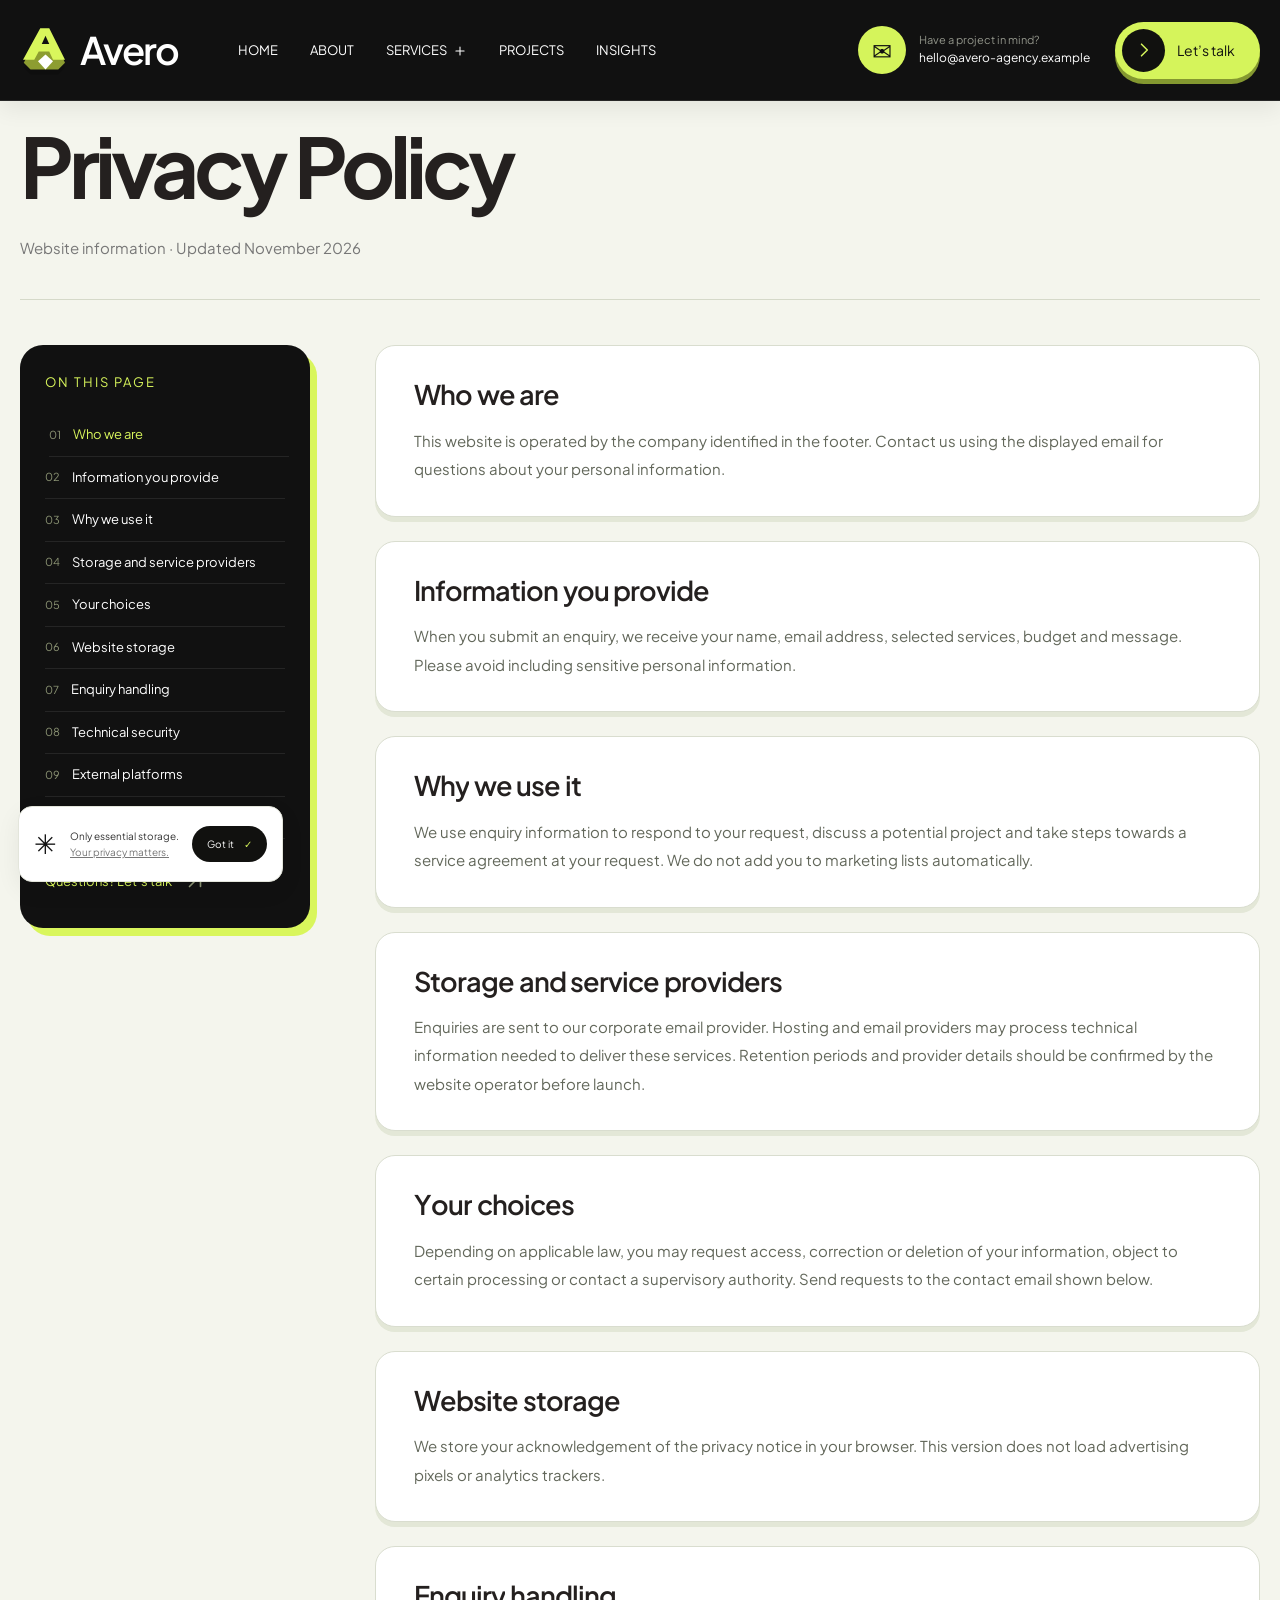
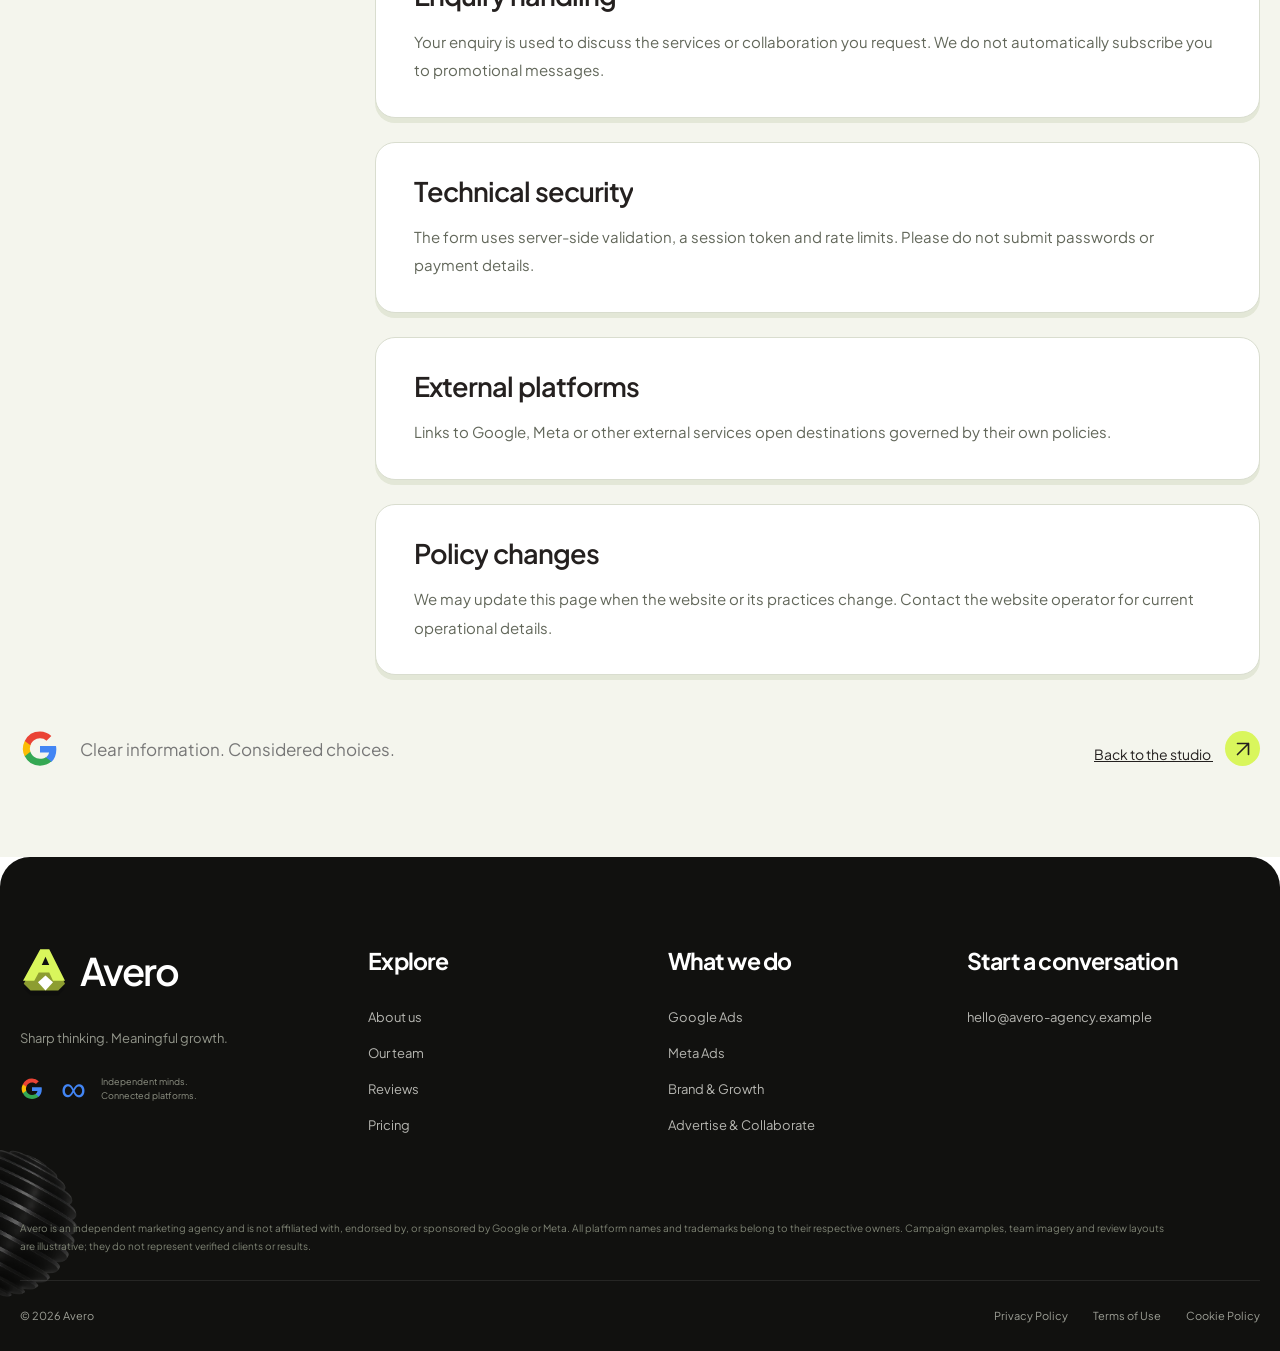
<file: privacy.html>
<!DOCTYPE html>

<html lang="en"><head><meta charset="utf-8"/><meta content="width=device-width,initial-scale=1" name="viewport"/><meta content="Independent marketing studio for Google Ads, Meta campaigns and brand strategy." name="description"/><title>Privacy Policy — Avero</title><link href="assets/icons/logo.svg" rel="icon"/><link href="assets/style.css" rel="stylesheet"/><script src="config/config.js"></script><script defer="" src="assets/app.js"></script></head><body data-page="privacy"><a class="skip" href="#main">Skip to content</a><div aria-hidden="true" class="page-transition"><div class="transition-emblem"><img alt="" data-logo="" src="assets/icons/logo.svg"/><div class="transition-orbit"><i></i><i></i><i></i><i></i></div></div><span data-company="">Avero</span><small>Ideas in motion</small></div><header><div class="container header-inner"><a aria-label="Home" class="logo" href="index.html"><img alt="" data-logo="" height="42" src="assets/icons/logo.svg" width="42"/><span data-company="">Avero</span></a><nav aria-label="Main navigation" id="navigation"><a href="index.html">Home</a><a href="index.html#about">About</a><div class="dropdown"><button aria-expanded="false" class="services-toggle">Services <span class="small-plus"><svg aria-hidden="true" class="ui-icon icon-plus" xmlns="http://www.w3.org/2000/svg" viewBox="0 0 24 24" fill="none" stroke="currentColor" stroke-width="1.8" stroke-linecap="round" stroke-linejoin="round" focusable="false"><path d="M5 12h14"/><path class="icon-plus-vertical" d="M12 5v14"/></svg></span></button><div class="dropdown-panel"><div class="dropdown-links"><a href="google-ads.html">Google Ads<span><svg aria-hidden="true" class="ui-icon icon-arrow-up-right" xmlns="http://www.w3.org/2000/svg" viewBox="0 0 24 24" fill="none" stroke="currentColor" stroke-width="1.8" stroke-linecap="round" stroke-linejoin="round" focusable="false"><path d="M6 18 18 6M6 6h12v12"/></svg></span></a><a href="meta-ads.html">Meta Ads<span><svg aria-hidden="true" class="ui-icon icon-arrow-up-right" xmlns="http://www.w3.org/2000/svg" viewBox="0 0 24 24" fill="none" stroke="currentColor" stroke-width="1.8" stroke-linecap="round" stroke-linejoin="round" focusable="false"><path d="M6 18 18 6M6 6h12v12"/></svg></span></a><a href="brand-strategy.html">Brand &amp; Growth<span><svg aria-hidden="true" class="ui-icon icon-arrow-up-right" xmlns="http://www.w3.org/2000/svg" viewBox="0 0 24 24" fill="none" stroke="currentColor" stroke-width="1.8" stroke-linecap="round" stroke-linejoin="round" focusable="false"><path d="M6 18 18 6M6 6h12v12"/></svg></span></a></div></div></div><a href="index.html#work">Projects</a><a href="index.html#insights">Insights</a><a class="mobile-contact" href="index.html#contact">Contact</a></nav><div class="header-contact"><span class="mail-icon">✉</span><div><span>Have a project in mind?</span><a data-email="" href="mailto:hello@avero-agency.example">hello@avero-agency.example</a></div></div><a class="button header-cta" href="index.html#contact"><span aria-hidden="true" class="button-icon"><svg aria-hidden="true" class="ui-icon icon-chevron-right" xmlns="http://www.w3.org/2000/svg" viewBox="0 0 24 24" fill="none" stroke="currentColor" stroke-width="1.8" stroke-linecap="round" stroke-linejoin="round" focusable="false"><path d="m9 5 7 7-7 7"/></svg></span><span>Let’s talk</span></a><button aria-controls="navigation" aria-expanded="false" aria-label="Open menu" class="menu-toggle"><span></span><span></span></button></div></header><main id="main"><section class="section legal"><div class="container"><a class="back-link" href="index.html"><svg aria-hidden="true" class="ui-icon icon-arrow-left" xmlns="http://www.w3.org/2000/svg" viewBox="0 0 24 24" fill="none" stroke="currentColor" stroke-width="1.8" stroke-linecap="round" stroke-linejoin="round" focusable="false"><path d="M19 12H5m7-7-7 7 7 7"/></svg> Back to home</a><h1>Privacy Policy</h1><p class="legal-intro">Website information · Updated November 2026</p><div class="legal-layout"><aside class="legal-nav"><span class="legal-nav-title">On this page</span><a href="#policy-1"><span>01</span>Who we are</a><a href="#policy-2"><span>02</span>Information you provide</a><a href="#policy-3"><span>03</span>Why we use it</a><a href="#policy-4"><span>04</span>Storage and service providers</a><a href="#policy-5"><span>05</span>Your choices</a><a href="#policy-6"><span>06</span>Website storage</a><a href="#policy-7"><span>07</span>Enquiry handling</a><a href="#policy-8"><span>08</span>Technical security</a><a href="#policy-9"><span>09</span>External platforms</a><a href="#policy-10"><span>10</span>Policy changes</a><a class="legal-contact" href="index.html#contact">Questions? Let’s talk <span><svg aria-hidden="true" class="ui-icon icon-arrow-up-right" xmlns="http://www.w3.org/2000/svg" viewBox="0 0 24 24" fill="none" stroke="currentColor" stroke-width="1.8" stroke-linecap="round" stroke-linejoin="round" focusable="false"><path d="M6 18 18 6M6 6h12v12"/></svg></span></a></aside><div class="legal-content"><article id="policy-1"><h2 data-aos="">Who we are</h2><p>This website is operated by the company identified in the footer. Contact us using the displayed email for questions about your personal information.</p></article><article id="policy-2"><h2 data-aos="">Information you provide</h2><p>When you submit an enquiry, we receive your name, email address, selected services, budget and message. Please avoid including sensitive personal information.</p></article><article id="policy-3"><h2 data-aos="">Why we use it</h2><p>We use enquiry information to respond to your request, discuss a potential project and take steps towards a service agreement at your request. We do not add you to marketing lists automatically.</p></article><article id="policy-4"><h2 data-aos="">Storage and service providers</h2><p>Enquiries are sent to our corporate email provider. Hosting and email providers may process technical information needed to deliver these services. Retention periods and provider details should be confirmed by the website operator before launch.</p></article><article id="policy-5"><h2 data-aos="">Your choices</h2><p>Depending on applicable law, you may request access, correction or deletion of your information, object to certain processing or contact a supervisory authority. Send requests to the contact email shown below.</p></article><article id="policy-6"><h2 data-aos="">Website storage</h2><p>We store your acknowledgement of the privacy notice in your browser. This version does not load advertising pixels or analytics trackers.</p></article><article id="policy-7"><h2 data-aos="">Enquiry handling</h2><p>Your enquiry is used to discuss the services or collaboration you request. We do not automatically subscribe you to promotional messages.</p></article><article id="policy-8"><h2 data-aos="">Technical security</h2><p>The form uses server-side validation, a session token and rate limits. Please do not submit passwords or payment details.</p></article><article id="policy-9"><h2 data-aos="">External platforms</h2><p>Links to Google, Meta or other external services open destinations governed by their own policies.</p></article><article id="policy-10"><h2 data-aos="">Policy changes</h2><p>We may update this page when the website or its practices change. Contact the website operator for current operational details.</p></article></div></div><div class="legal-bottom"><span class="google-g"></span><p>Clear information. Considered choices.</p><a href="index.html">Back to the studio <span><svg aria-hidden="true" class="ui-icon icon-arrow-up-right" xmlns="http://www.w3.org/2000/svg" viewBox="0 0 24 24" fill="none" stroke="currentColor" stroke-width="1.8" stroke-linecap="round" stroke-linejoin="round" focusable="false"><path d="M6 18 18 6M6 6h12v12"/></svg></span></a></div></div></section></main><footer><div class="container"><div class="footer-top"><div aria-hidden="true" class="footer-orb"></div><div><a class="logo" href="index.html"><img alt="" data-logo="" height="42" src="assets/icons/logo.svg" width="42"/><span data-company="">Avero</span></a><p data-footer="">Sharp thinking. Meaningful growth.</p><div class="platform-line"><span aria-label="Google" class="google-g">G</span><span aria-label="Meta" class="meta-mark">∞</span><span>Independent minds.<br/>Connected platforms.</span></div></div><div><h3>Explore</h3><a href="index.html#about">About us</a><a href="index.html#team">Our team</a><a href="index.html#reviews">Reviews</a><a href="index.html#pricing">Pricing</a></div><div><h3>What we do</h3><a href="google-ads.html">Google Ads</a><a href="meta-ads.html">Meta Ads</a><a href="brand-strategy.html">Brand &amp; Growth</a><a href="index.html#contact">Advertise &amp; Collaborate</a></div><div><h3>Start a conversation</h3><a data-email="" href="mailto:hello@avero-agency.example">hello@avero-agency.example</a></div></div><p class="disclaimer" data-disclaimer=""></p><div class="footer-bottom"><span>© <span data-year=""></span> <span data-company="">Avero</span></span><div><a href="privacy.html">Privacy Policy</a><a href="terms.html">Terms of Use</a><a href="cookies.html">Cookie Policy</a></div></div></div></footer><aside aria-label="Privacy notice" class="cookie-banner"><span class="cookie-symbol">✳</span><p>Only essential storage.<br/><a href="cookies.html">Your privacy matters.</a></p><button class="cookie-accept">Got it <span>✓</span></button></aside><button aria-label="Back to top" class="back-top"><svg aria-hidden="true" class="ui-icon icon-arrow-up" xmlns="http://www.w3.org/2000/svg" viewBox="0 0 24 24" fill="none" stroke="currentColor" stroke-width="1.8" stroke-linecap="round" stroke-linejoin="round" focusable="false"><path d="M12 19V5m-7 7 7-7 7 7"/></svg></button></body></html>
</file>
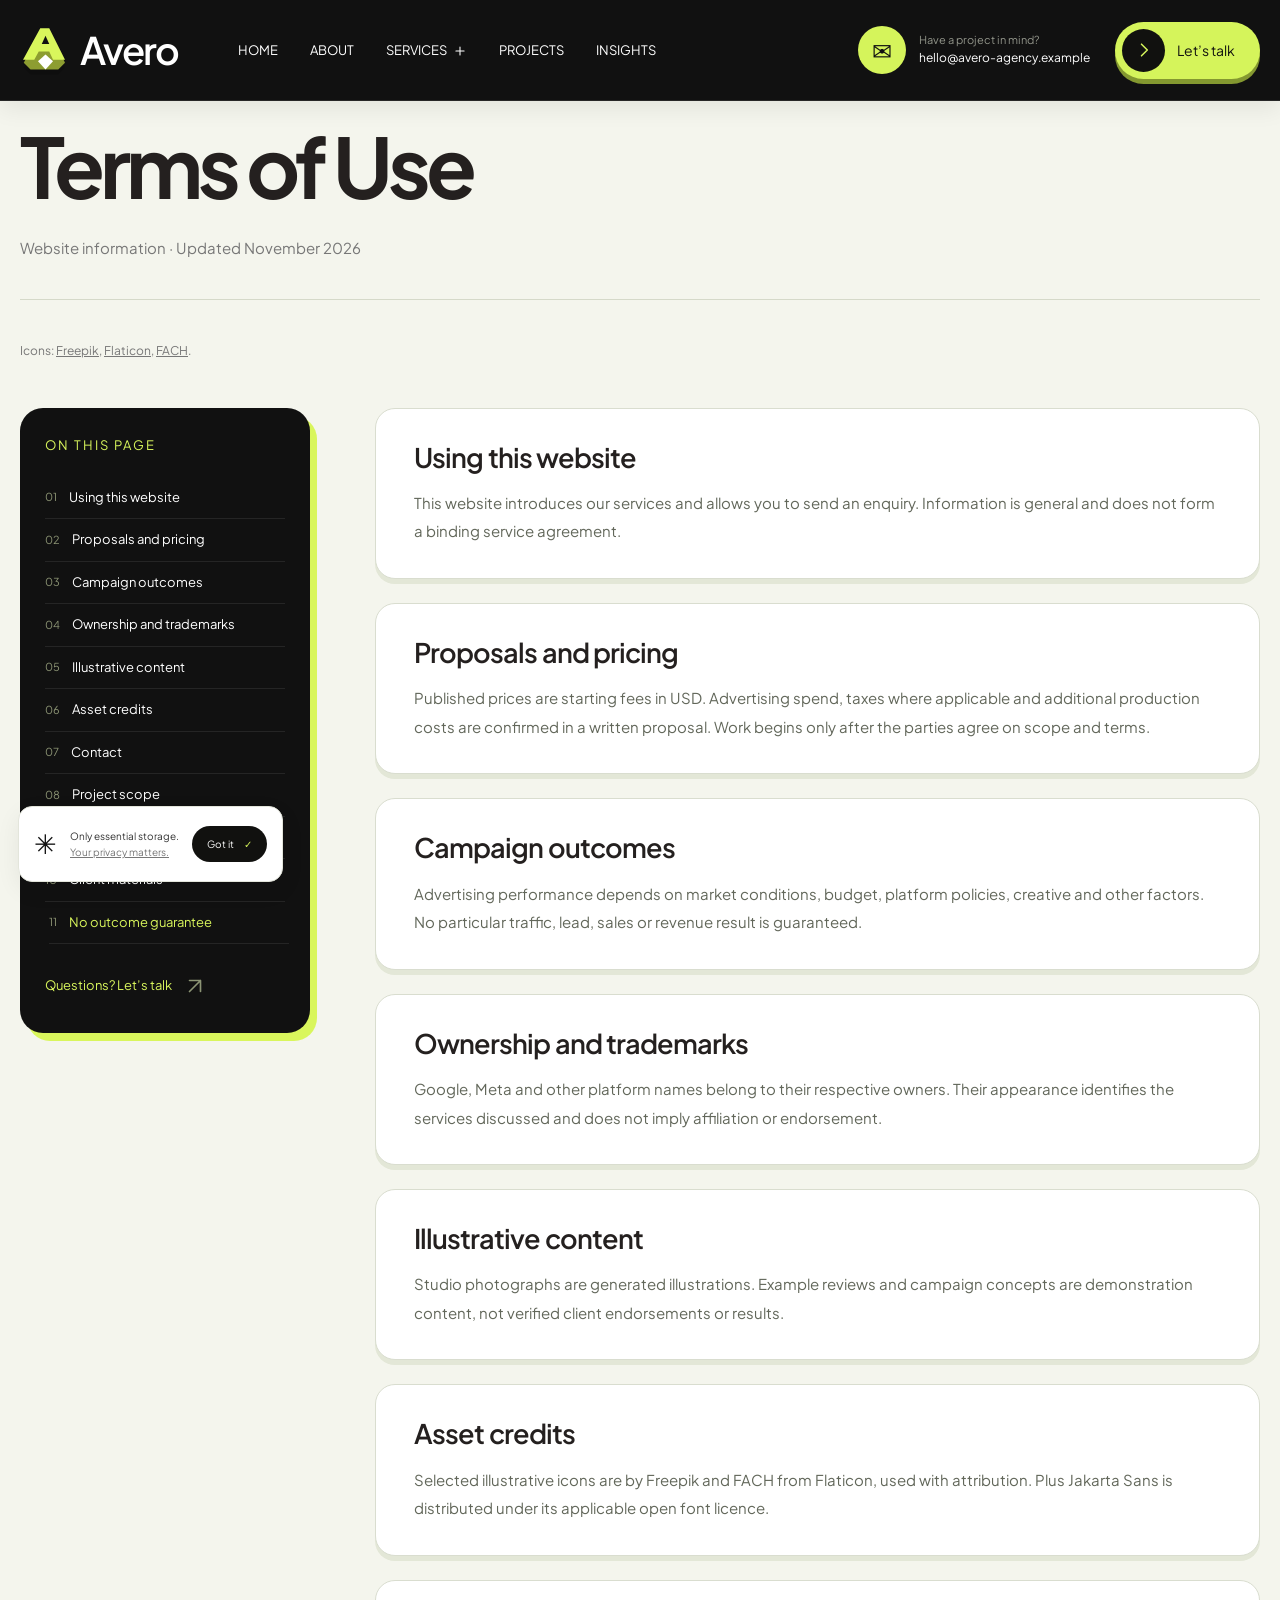
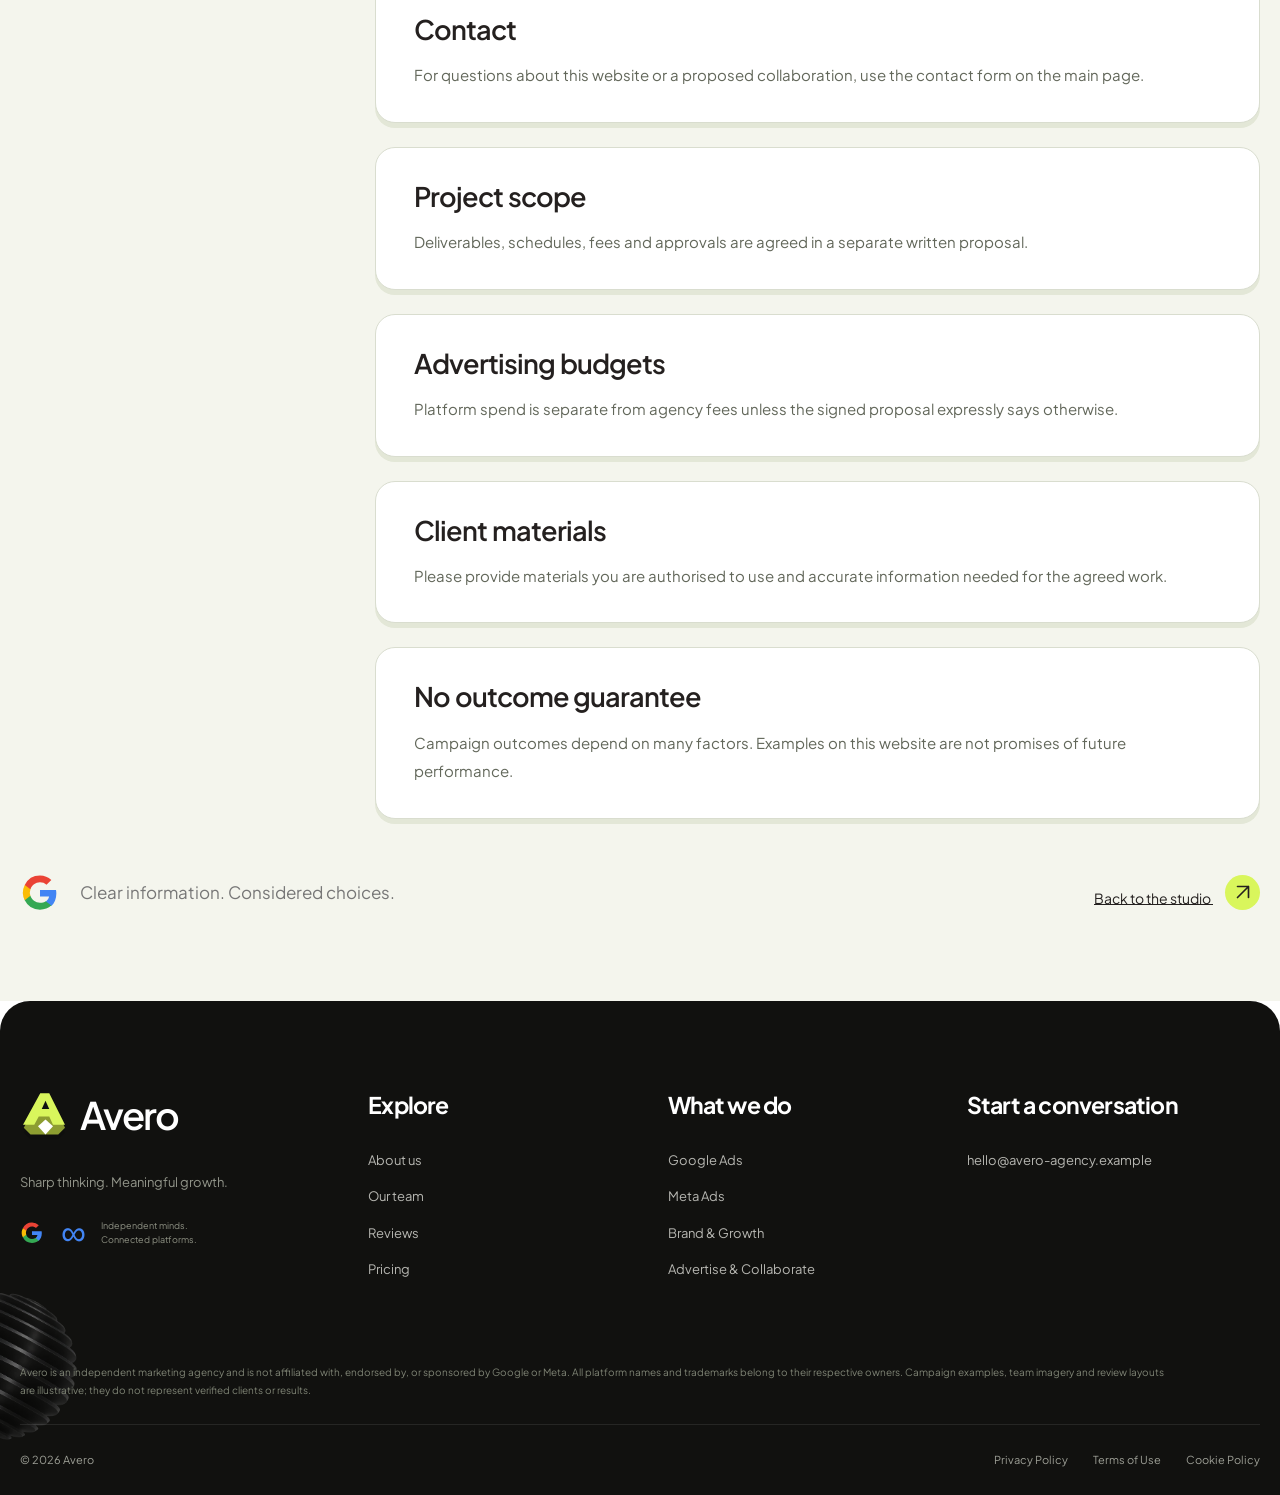
<file: terms.html>
<!DOCTYPE html>

<html lang="en"><head><meta charset="utf-8"/><meta content="width=device-width,initial-scale=1" name="viewport"/><meta content="Independent marketing studio for Google Ads, Meta campaigns and brand strategy." name="description"/><title>Terms of Use — Avero</title><link href="assets/icons/logo.svg" rel="icon"/><link href="assets/style.css" rel="stylesheet"/><script src="config/config.js"></script><script defer="" src="assets/app.js"></script></head><body data-page="terms"><a class="skip" href="#main">Skip to content</a><div aria-hidden="true" class="page-transition"><div class="transition-emblem"><img alt="" data-logo="" src="assets/icons/logo.svg"/><div class="transition-orbit"><i></i><i></i><i></i><i></i></div></div><span data-company="">Avero</span><small>Ideas in motion</small></div><header><div class="container header-inner"><a aria-label="Home" class="logo" href="index.html"><img alt="" data-logo="" height="42" src="assets/icons/logo.svg" width="42"/><span data-company="">Avero</span></a><nav aria-label="Main navigation" id="navigation"><a href="index.html">Home</a><a href="index.html#about">About</a><div class="dropdown"><button aria-expanded="false" class="services-toggle">Services <span class="small-plus"><svg aria-hidden="true" class="ui-icon icon-plus" xmlns="http://www.w3.org/2000/svg" viewBox="0 0 24 24" fill="none" stroke="currentColor" stroke-width="1.8" stroke-linecap="round" stroke-linejoin="round" focusable="false"><path d="M5 12h14"/><path class="icon-plus-vertical" d="M12 5v14"/></svg></span></button><div class="dropdown-panel"><div class="dropdown-links"><a href="google-ads.html">Google Ads<span><svg aria-hidden="true" class="ui-icon icon-arrow-up-right" xmlns="http://www.w3.org/2000/svg" viewBox="0 0 24 24" fill="none" stroke="currentColor" stroke-width="1.8" stroke-linecap="round" stroke-linejoin="round" focusable="false"><path d="M6 18 18 6M6 6h12v12"/></svg></span></a><a href="meta-ads.html">Meta Ads<span><svg aria-hidden="true" class="ui-icon icon-arrow-up-right" xmlns="http://www.w3.org/2000/svg" viewBox="0 0 24 24" fill="none" stroke="currentColor" stroke-width="1.8" stroke-linecap="round" stroke-linejoin="round" focusable="false"><path d="M6 18 18 6M6 6h12v12"/></svg></span></a><a href="brand-strategy.html">Brand &amp; Growth<span><svg aria-hidden="true" class="ui-icon icon-arrow-up-right" xmlns="http://www.w3.org/2000/svg" viewBox="0 0 24 24" fill="none" stroke="currentColor" stroke-width="1.8" stroke-linecap="round" stroke-linejoin="round" focusable="false"><path d="M6 18 18 6M6 6h12v12"/></svg></span></a></div></div></div><a href="index.html#work">Projects</a><a href="index.html#insights">Insights</a><a class="mobile-contact" href="index.html#contact">Contact</a></nav><div class="header-contact"><span class="mail-icon">✉</span><div><span>Have a project in mind?</span><a data-email="" href="mailto:hello@avero-agency.example">hello@avero-agency.example</a></div></div><a class="button header-cta" href="index.html#contact"><span aria-hidden="true" class="button-icon"><svg aria-hidden="true" class="ui-icon icon-chevron-right" xmlns="http://www.w3.org/2000/svg" viewBox="0 0 24 24" fill="none" stroke="currentColor" stroke-width="1.8" stroke-linecap="round" stroke-linejoin="round" focusable="false"><path d="m9 5 7 7-7 7"/></svg></span><span>Let’s talk</span></a><button aria-controls="navigation" aria-expanded="false" aria-label="Open menu" class="menu-toggle"><span></span><span></span></button></div></header><main id="main"><section class="section legal"><div class="container"><a class="back-link" href="index.html"><svg aria-hidden="true" class="ui-icon icon-arrow-left" xmlns="http://www.w3.org/2000/svg" viewBox="0 0 24 24" fill="none" stroke="currentColor" stroke-width="1.8" stroke-linecap="round" stroke-linejoin="round" focusable="false"><path d="M19 12H5m7-7-7 7 7 7"/></svg> Back to home</a><h1>Terms of Use</h1><p class="legal-intro">Website information · Updated November 2026</p><p class="credits">Icons: <a href="https://www.flaticon.com/free-icon/megaphone_3500788">Freepik</a>, <a href="https://www.flaticon.com/free-icon/targeted-marketing_4926177">Flaticon</a>, <a href="https://www.flaticon.com/free-icon/megaphone_12701245">FACH</a>.</p><div class="legal-layout"><aside class="legal-nav"><span class="legal-nav-title">On this page</span><a href="#policy-1"><span>01</span>Using this website</a><a href="#policy-2"><span>02</span>Proposals and pricing</a><a href="#policy-3"><span>03</span>Campaign outcomes</a><a href="#policy-4"><span>04</span>Ownership and trademarks</a><a href="#policy-5"><span>05</span>Illustrative content</a><a href="#policy-6"><span>06</span>Asset credits</a><a href="#policy-7"><span>07</span>Contact</a><a href="#policy-8"><span>08</span>Project scope</a><a href="#policy-9"><span>09</span>Advertising budgets</a><a href="#policy-10"><span>10</span>Client materials</a><a href="#policy-11"><span>11</span>No outcome guarantee</a><a class="legal-contact" href="index.html#contact">Questions? Let’s talk <span><svg aria-hidden="true" class="ui-icon icon-arrow-up-right" xmlns="http://www.w3.org/2000/svg" viewBox="0 0 24 24" fill="none" stroke="currentColor" stroke-width="1.8" stroke-linecap="round" stroke-linejoin="round" focusable="false"><path d="M6 18 18 6M6 6h12v12"/></svg></span></a></aside><div class="legal-content"><article id="policy-1"><h2 data-aos="">Using this website</h2><p>This website introduces our services and allows you to send an enquiry. Information is general and does not form a binding service agreement.</p></article><article id="policy-2"><h2 data-aos="">Proposals and pricing</h2><p>Published prices are starting fees in USD. Advertising spend, taxes where applicable and additional production costs are confirmed in a written proposal. Work begins only after the parties agree on scope and terms.</p></article><article id="policy-3"><h2 data-aos="">Campaign outcomes</h2><p>Advertising performance depends on market conditions, budget, platform policies, creative and other factors. No particular traffic, lead, sales or revenue result is guaranteed.</p></article><article id="policy-4"><h2 data-aos="">Ownership and trademarks</h2><p>Google, Meta and other platform names belong to their respective owners. Their appearance identifies the services discussed and does not imply affiliation or endorsement.</p></article><article id="policy-5"><h2 data-aos="">Illustrative content</h2><p>Studio photographs are generated illustrations. Example reviews and campaign concepts are demonstration content, not verified client endorsements or results.</p></article><article id="policy-6"><h2 data-aos="">Asset credits</h2><p>Selected illustrative icons are by Freepik and FACH from Flaticon, used with attribution. Plus Jakarta Sans is distributed under its applicable open font licence.</p></article><article id="policy-7"><h2 data-aos="">Contact</h2><p>For questions about this website or a proposed collaboration, use the contact form on the main page.</p></article><article id="policy-8"><h2 data-aos="">Project scope</h2><p>Deliverables, schedules, fees and approvals are agreed in a separate written proposal.</p></article><article id="policy-9"><h2 data-aos="">Advertising budgets</h2><p>Platform spend is separate from agency fees unless the signed proposal expressly says otherwise.</p></article><article id="policy-10"><h2 data-aos="">Client materials</h2><p>Please provide materials you are authorised to use and accurate information needed for the agreed work.</p></article><article id="policy-11"><h2 data-aos="">No outcome guarantee</h2><p>Campaign outcomes depend on many factors. Examples on this website are not promises of future performance.</p></article></div></div><div class="legal-bottom"><span class="google-g"></span><p>Clear information. Considered choices.</p><a href="index.html">Back to the studio <span><svg aria-hidden="true" class="ui-icon icon-arrow-up-right" xmlns="http://www.w3.org/2000/svg" viewBox="0 0 24 24" fill="none" stroke="currentColor" stroke-width="1.8" stroke-linecap="round" stroke-linejoin="round" focusable="false"><path d="M6 18 18 6M6 6h12v12"/></svg></span></a></div></div></section></main><footer><div class="container"><div class="footer-top"><div aria-hidden="true" class="footer-orb"></div><div><a class="logo" href="index.html"><img alt="" data-logo="" height="42" src="assets/icons/logo.svg" width="42"/><span data-company="">Avero</span></a><p data-footer="">Sharp thinking. Meaningful growth.</p><div class="platform-line"><span aria-label="Google" class="google-g">G</span><span aria-label="Meta" class="meta-mark">∞</span><span>Independent minds.<br/>Connected platforms.</span></div></div><div><h3>Explore</h3><a href="index.html#about">About us</a><a href="index.html#team">Our team</a><a href="index.html#reviews">Reviews</a><a href="index.html#pricing">Pricing</a></div><div><h3>What we do</h3><a href="google-ads.html">Google Ads</a><a href="meta-ads.html">Meta Ads</a><a href="brand-strategy.html">Brand &amp; Growth</a><a href="index.html#contact">Advertise &amp; Collaborate</a></div><div><h3>Start a conversation</h3><a data-email="" href="mailto:hello@avero-agency.example">hello@avero-agency.example</a></div></div><p class="disclaimer" data-disclaimer=""></p><div class="footer-bottom"><span>© <span data-year=""></span> <span data-company="">Avero</span></span><div><a href="privacy.html">Privacy Policy</a><a href="terms.html">Terms of Use</a><a href="cookies.html">Cookie Policy</a></div></div></div></footer><aside aria-label="Privacy notice" class="cookie-banner"><span class="cookie-symbol">✳</span><p>Only essential storage.<br/><a href="cookies.html">Your privacy matters.</a></p><button class="cookie-accept">Got it <span>✓</span></button></aside><button aria-label="Back to top" class="back-top"><svg aria-hidden="true" class="ui-icon icon-arrow-up" xmlns="http://www.w3.org/2000/svg" viewBox="0 0 24 24" fill="none" stroke="currentColor" stroke-width="1.8" stroke-linecap="round" stroke-linejoin="round" focusable="false"><path d="M12 19V5m-7 7 7-7 7 7"/></svg></button></body></html>
</file>
<file: assets/style.css>
@font-face{font-family:Jakarta;src:url('fonts/jakarta-0.ttf');font-weight:400;font-display:swap}@font-face{font-family:Jakarta;src:url('fonts/jakarta-2.ttf');font-weight:600;font-display:swap}@font-face{font-family:Jakarta;src:url('fonts/jakarta-3.ttf');font-weight:700;font-display:swap}@font-face{font-family:Jakarta;src:url('fonts/jakarta-4.ttf');font-weight:800;font-display:swap}
:root{--lime:#d5f45b;--ink:#11110f;--black:#0a0a0a;--text:#24201f;--muted:#777;--line:#e9e9e5;--ease:cubic-bezier(.22,1,.36,1);--motion-hover:.45s;--motion-panel:.7s}*{box-sizing:border-box}html{scroll-behavior:smooth;scroll-padding-top:110px}body{margin:0;color:var(--text);background:#fff;font-family:Jakarta,Arial,sans-serif;font-size:15px;line-height:1.85}body.menu-open{overflow:hidden}button,input,select,textarea{font:inherit}button,a,input,select,textarea{-webkit-tap-highlight-color:transparent}button{cursor:pointer;color:inherit}a{color:inherit;text-decoration:none}img{display:block;max-width:100%}h1,h2,h3,h4,p{margin:0}h1,h2,h3,h4{line-height:1.2;letter-spacing:-.035em}h1{font-size:100px}h2{font-size:50px;font-weight:600}h3{font-size:25px;font-weight:700}h4{font-size:18px}p{color:var(--muted)}em{font-style:normal;color:var(--lime);font-weight:400}.container{width:calc(100% - 40px);max-width:1480px;margin:auto}.section{padding:100px 0}.dark{background:var(--ink);color:white}.dark p{color:#8e8e8b}.section-head{display:flex;justify-content:space-between;align-items:center;gap:60px;margin-bottom:55px}.section-head h2{max-width:750px}.section-head>p{max-width:420px;font-size:15px}.section-head.center{justify-content:center;text-align:center;flex-direction:column;gap:20px}.section-head.center h2{max-width:850px}.button{display:inline-flex;align-items:center;gap:12px;border:1px solid transparent;border-radius:50px;background:var(--ink);color:white;padding:6px 24px 6px 6px;font-size:14px;line-height:1.3;min-height:56px;transition:background var(--motion-hover) var(--ease),color var(--motion-hover) var(--ease),transform var(--motion-hover) var(--ease),box-shadow var(--motion-hover) var(--ease)}.button-icon{display:grid;place-items:center;width:43px;height:43px;background:var(--lime);color:var(--ink);border-radius:50%;font-family:Arial,sans-serif;font-size:30px;line-height:1;transition:transform var(--motion-hover) var(--ease)}.button:hover{transform:translateY(-3px);box-shadow:0 7px 0 #d5f45b26}.button:hover .button-icon{transform:rotate(-45deg)}.dark .button{background:var(--lime);color:var(--ink)}.dark .button-icon{background:var(--ink);color:var(--lime)}.button.outline{border-color:#797a71;background:transparent;color:white}.button.outline .button-icon{background:var(--lime);color:var(--ink)}button:disabled{opacity:.6;cursor:wait}:focus-visible{outline:3px solid #a6c536;outline-offset:5px}.dark :focus-visible{outline-color:var(--lime)}.skip{position:fixed;top:-100px;left:20px;z-index:120;background:var(--lime);padding:10px 20px}.skip:focus{top:12px}.google-g{display:inline-block;flex-shrink:0;width:35px;height:35px;background:url('icons/google.svg') center/contain no-repeat;font-size:0!important}.meta-mark{font-family:Arial,sans-serif;font-size:48px;font-weight:400;line-height:.75;color:#4285f4;display:inline-block;letter-spacing:-.05em}.plus{display:block;position:relative;width:34px;height:34px;border:1px solid #dcded5;border-radius:50%;flex-shrink:0;transition:background var(--motion-hover) var(--ease)}.plus:before,.plus:after{content:'';position:absolute;left:10px;top:16px;width:12px;height:1px;background:currentColor;transition:transform var(--motion-hover) var(--ease)}.plus:after{transform:rotate(90deg)}details[open]:not([data-expanded="false"]) .plus{background:var(--lime);border-color:var(--lime);color:var(--ink)}details[open]:not([data-expanded="false"]) .plus:after{transform:rotate(0)}summary{list-style:none;cursor:pointer}summary::-webkit-details-marker{display:none}.round-arrow{width:48px;height:48px;border:1px solid currentColor;border-radius:50%;display:grid;place-items:center;font-size:24px;flex-shrink:0;transition:transform var(--motion-hover) var(--ease),background var(--motion-hover) var(--ease)}a:hover .round-arrow{transform:rotate(45deg);background:var(--lime);color:var(--ink)}
header{position:fixed;left:0;top:0;right:0;z-index:60;height:101px;color:#fff;background:transparent;border-bottom:1px solid #ffffff17;transition:background var(--motion-hover) var(--ease),color var(--motion-hover) var(--ease),box-shadow var(--motion-hover) var(--ease),height var(--motion-hover) var(--ease)}.header-inner{height:100%;display:flex;align-items:center;gap:40px}.logo{display:inline-flex;gap:12px;align-items:center;font-size:38px;font-weight:600;letter-spacing:-1.7px;line-height:1;flex-shrink:0}.logo img{width:49px;height:49px;transition:transform var(--motion-hover) var(--ease)}.logo:hover img{transform:rotate(-12deg)}nav{display:flex;align-items:center;gap:32px;margin:auto}.services-toggle,nav>a{font-size:13px;text-transform:uppercase;font-weight:400;padding:25px 0;background:transparent;border:0;transition:color var(--motion-hover) var(--ease);white-space:nowrap}.services-toggle:hover,nav>a:hover{color:#a3bf2f}.small-plus{font-size:16px;margin-left:4px}.header-cta{background:var(--lime);color:var(--ink)}.header-cta .button-icon{background:var(--ink);color:var(--lime)}header.scrolled{height:90px;background:#fff;color:var(--ink);border-color:var(--line);box-shadow:0 4px 20px #00000009}.dropdown{position:relative}.dropdown-panel{position:absolute;top:100%;left:-20px;width:250px;background:#fff;color:var(--ink);border-top:3px solid var(--lime);padding:12px 20px;opacity:0;visibility:hidden;transform:translateY(15px);transition:var(--motion-hover) var(--ease);box-shadow:0 15px 35px #0002;border-radius:0 0 10px 10px}.dropdown-panel a{display:flex;justify-content:space-between;padding:12px 0;border-bottom:1px solid var(--line);font-size:14px;transition:transform var(--motion-hover) var(--ease)}.dropdown-panel a:last-child{border:0}.dropdown-panel a:hover{transform:translateX(5px)}.dropdown:hover .dropdown-panel,.dropdown:focus-within .dropdown-panel,.dropdown.is-open .dropdown-panel{opacity:1;visibility:visible;transform:none}.menu-toggle{display:none;border:1px solid currentColor;border-radius:50%;padding:12px;width:46px;height:46px;background:none}.menu-toggle span{height:2px;background:currentColor;display:block;margin:5px 0;transition:var(--motion-hover) var(--ease)}.mobile-contact{display:none}
.hero{background:var(--black);overflow:hidden}.hero-inner{position:relative;padding-top:295px;padding-bottom:185px;min-height:930px}.hero-copy{position:relative;z-index:2;pointer-events:none}.hero-copy a{pointer-events:auto}.hero h1{text-transform:uppercase;line-height:1.15;font-size:clamp(66px,7.35vw,112px);letter-spacing:-.025em;font-weight:700;width:100%;max-width:1150px}.hero h1>span,.hero h1>em{display:block;white-space:nowrap}.hero h1 em{font-weight:400}.hero-bottom{display:grid;grid-template-columns:245px 370px;gap:65px;align-items:center;margin-top:28px}.hero-bottom p{color:#b5b5af;font-size:16px;line-height:1.9;margin-bottom:38px}.outline-arrow{display:block;width:210px;transition:transform var(--motion-hover) var(--ease)}.outline-arrow:hover{transform:translate(7px,7px)}.hero-art{position:absolute;right:-125px;top:245px;width:650px;height:580px;z-index:1;pointer-events:none}.hero-art img{width:100%;height:100%;object-fit:contain;mix-blend-mode:screen;animation:sculpture 18s ease-in-out infinite;will-change:transform}.hero-wire{position:absolute;top:-90px;left:-65px;width:340px;opacity:.08;animation:spin 75s linear infinite}.hero-wire img{filter:invert(1)}.hero-platforms{display:flex;align-items:center;gap:17px;margin-top:22px}.hero-platforms .google-g{width:21px;height:21px}.hero-platforms .meta-mark{font-size:31px}.hero-platforms>span:last-child{font-size:10px;color:#898c80;letter-spacing:.03em}.marquee{overflow:hidden;background:#0a0a0a;color:var(--lime);border-top:1px solid #ffffff10}.marquee>div{display:flex;width:max-content;animation:marquee 40s linear infinite}.marquee span{display:flex;align-items:center;gap:65px;padding:32px;text-transform:uppercase;font-size:30px;font-weight:600;line-height:1.3;white-space:nowrap;letter-spacing:-.035em}.marquee b{font-size:48px;font-weight:400}.marquee:hover>div{animation-play-state:paused}
.about{position:relative;overflow:hidden;padding:110px 0 70px}.about-layout{display:grid;grid-template-columns:245px 1fr;gap:40px}.about-aside{position:relative;font-size:13px}.about-wire{position:absolute;width:310px;max-width:none;left:-170px;top:160px;animation:spin 85s linear infinite;opacity:.8}.about-content h2{font-size:50px;font-weight:400;line-height:1.3;letter-spacing:-.025em}.about-content h2 strong{font-weight:700}.about-content>p{margin-top:35px;max-width:1000px;font-size:14px;line-height:1.9}.about-pillars{display:grid;grid-template-columns:repeat(3,1fr);gap:25px;border-top:1px solid var(--line);padding-top:40px;margin-top:40px}.about-pillars>div{display:flex;gap:17px;align-items:center}.pillar-icon{display:grid;place-items:center;background:#1c1c1b;border-radius:50%;width:62px;height:62px;flex-shrink:0;color:var(--lime);font-size:31px;transition:transform var(--motion-hover) var(--ease)}.pillar-icon .google-g{width:27px;height:27px}.pillar-icon .meta-mark{font-size:38px}.about-pillars>div:hover .pillar-icon{transform:rotate(15deg) translateY(-4px)}.about-pillars h3{font-size:20px;margin-bottom:8px}.about-pillars p{font-size:12px;line-height:1.8}.studio-section{position:relative;z-index:2;background:#fff}.studio-section:before{content:"";position:absolute;inset:50% 0 0;background:var(--ink);z-index:-1}.studio-photo{height:530px;border-radius:24px;overflow:hidden;position:relative}.studio-photo>img{width:100%;height:115%;object-fit:cover;object-position:center 42%;transform:translateY(var(--parallax,-6%))}.studio-script{position:absolute;left:50%;top:62%;transform:translate(-50%,-50%) rotate(-6deg);font-family:Georgia,serif;font-style:italic;font-size:clamp(40px,5.7vw,82px);color:#fff;white-space:nowrap;line-height:1;text-shadow:0 2px 12px #0002}.studio-disc{position:absolute;right:-105px;top:42%;width:280px;height:280px;background:var(--lime);border-radius:50%;z-index:1}.studio-play{position:absolute;right:70px;top:43%;width:100px;height:100px;border-radius:50%;background:#10110e;border:0;color:var(--lime);z-index:2;display:grid;place-items:center;font-size:25px;transition:transform var(--motion-hover) var(--ease)}.studio-play:after{content:'';position:absolute;inset:-16px;border:1px solid #fff9;border-radius:50%;animation:ping 3s ease-out infinite}.studio-play:hover{transform:scale(1.08)}.features{padding:90px 0 105px;overflow:hidden}.giant-title{font-size:clamp(72px,12.3vw,180px);text-transform:uppercase;letter-spacing:-.045em;font-weight:700;line-height:1.05;white-space:nowrap;will-change:transform;transform:translateX(var(--drift,0px));margin-bottom:0}.giant-title .outline-text{color:transparent;-webkit-text-stroke:1px #d1d1cf}.dark .giant-title{color:var(--lime)}.dark .giant-title .outline-text{-webkit-text-stroke-color:#343431}.feature-grid{display:grid;grid-template-columns:repeat(3,1fr);border:1px solid #ffffff20}.feature-card{position:relative;text-align:center;padding:43px 25px 40px;border-right:1px solid #ffffff20;transition:background var(--motion-hover) var(--ease)}.feature-card:last-child{border-right:0}.feature-card h3{font-size:25px;transition:color var(--motion-hover) var(--ease)}.feature-subtitle{font-size:14px;margin-top:14px}.feature-object{height:280px;display:grid;place-items:center;margin:25px 0 32px}.feature-object img{width:270px;height:270px;object-fit:contain;transition:transform .65s var(--ease);animation:bob 10s ease-in-out infinite}.feature-card:nth-child(2) img{animation-delay:-3s}.feature-card:nth-child(3) img{animation-delay:-6s}.feature-card>p:last-of-type{font-size:14px;max-width:350px;margin:auto;line-height:1.9}.feature-card:hover h3{color:var(--lime)}.feature-card:hover .feature-object img{transform:rotate(15deg) scale(1.07)}.feature-go{position:absolute;left:50%;bottom:-25px;transform:translate(-50%,10px);display:grid;place-items:center;width:50px;height:50px;border-radius:50%;background:var(--lime);color:var(--ink);font-size:27px;opacity:0;transition:var(--motion-hover) var(--ease)}.feature-card:hover .feature-go,.feature-card:focus-visible .feature-go{opacity:1;transform:translate(-50%,0)}
.projects{overflow:hidden;padding-top:110px;padding-bottom:25px}.projects .giant-title{margin-bottom:50px}.project-grid{display:grid;grid-template-columns:1fr 1fr;gap:22px}.project-tile{position:relative;overflow:hidden;border-radius:20px;aspect-ratio:2;isolation:isolate}.project-tile>img{width:100%;height:100%;object-fit:cover;transition:transform 1s var(--ease)}.project-info{position:absolute;left:25px;right:25px;bottom:25px;background:#fff;padding:23px 25px;display:flex;align-items:center;justify-content:space-between;gap:15px;border-radius:13px;transform:translateY(130%);opacity:0;transition:transform var(--motion-hover) var(--ease),opacity var(--motion-hover) var(--ease)}.project-info h3{font-size:25px}.project-info p{font-size:12px;margin-top:6px}.project-arrow{font-size:30px;color:var(--ink)}.project-tile:hover>img,.project-tile:focus-visible>img{transform:scale(1.055) rotate(1deg)}.project-tile:hover .project-info,.project-tile:focus-visible .project-info{opacity:1;transform:translateY(0)}.section-down{display:block;font-size:55px;text-align:center;width:80px;margin:38px auto 0;line-height:1.4;transition:transform var(--motion-hover) var(--ease)}.section-down:hover{transform:translate(5px,5px)}.service-index{padding:70px 0 95px}.service-accordion{border-top:1px solid var(--line)}.service-accordion details{border-bottom:1px solid var(--line)}.service-accordion summary{display:flex;align-items:center;gap:30px;padding:22px 8px}.service-marker{width:65px;flex-shrink:0;font-size:32px}.service-marker .google-g{width:25px;height:25px}.service-marker .meta-mark{font-size:35px}.service-accordion h3{font-size:43px;letter-spacing:-.035em;transition:color var(--motion-hover) var(--ease),transform var(--motion-hover) var(--ease)}.service-accordion summary:hover h3{transform:translateX(7px)}.line-symbol{font-size:45px;margin-left:auto;color:#6b6e63;font-weight:400}.service-accordion summary>.plus{display:none}.service-accordion details[open]:not([data-expanded="false"]) h3{color:#8eaa29}.service-details{display:grid;grid-template-columns:1fr 1fr;gap:65px;align-items:center;padding:12px 10px 35px 100px;animation:fade-up .5s var(--ease)}.service-image{position:relative;border-radius:16px;overflow:hidden;height:245px}.service-image img{width:100%;height:100%;object-fit:cover;transition:transform .6s var(--ease)}.service-image:hover img{transform:scale(1.05)}.image-arrow{position:absolute;bottom:0;right:0;width:70px;height:70px;background:var(--lime);border-radius:15px 0 0 0;display:grid;place-items:center;font-size:34px;transition:background var(--motion-hover) var(--ease)}.image-arrow:hover{background:white}.service-details>div>p{font-size:14px;line-height:1.9}.service-tags{display:grid;grid-template-columns:1fr 1fr;gap:10px 20px;font-size:11px;text-transform:uppercase;margin:22px 0}.service-details .button{min-height:44px;font-size:12px;padding:4px 16px 4px 4px}.service-details .button-icon{width:33px;height:33px;font-size:23px}
.reviews{overflow:hidden}.reviews .giant-title{font-size:clamp(65px,12.2vw,177px);text-align:center;margin-bottom:-24px}.giant-title.reverse>span:first-child{color:transparent;-webkit-text-stroke:1px #d4d4d1}.giant-title.reverse>.outline-text{color:var(--ink);-webkit-text-stroke:0}.review-panel{position:relative;border-radius:30px;padding:75px 32px 70px;overflow:hidden}.review-panel .section-head{padding-inline:10px;margin-bottom:45px}.review-panel h2{font-size:50px}.carousel-controls{display:flex;gap:9px;flex-shrink:0}.carousel-controls button{border:0;width:49px;height:49px;border-radius:50%;background:var(--lime);color:var(--ink);display:grid;place-items:center;font-size:25px;transition:transform var(--motion-hover) var(--ease)}.carousel-controls button:hover{transform:scale(1.1)}.carousel{overflow:hidden;touch-action:pan-y;cursor:grab}.carousel-track{display:flex;gap:28px;will-change:transform}.review-card{border:1px solid #ffffff15;border-radius:15px;padding:32px 28px;flex:0 0 calc((100% - 56px)/2.5);min-height:330px;display:flex;flex-direction:column}.review-stars{color:var(--lime);font-size:19px;letter-spacing:2px;line-height:1;margin-bottom:28px}.review-card>p{color:#dbdbd7;font-size:15px;line-height:1.9;margin-bottom:35px}.review-author{display:flex;align-items:center;gap:14px;margin-top:auto}.review-author>img{width:51px;height:51px;object-fit:cover;border-radius:50%;padding:3px;border:1px solid var(--lime)}.review-author h3{font-size:17px;letter-spacing:-.025em}.review-author small{font-size:9px;text-transform:uppercase;letter-spacing:.05em;color:#999}.quote-symbol{font-size:90px;line-height:.5;color:#303328;font-family:Georgia,serif;margin-left:auto}.team{padding:100px 0}.team-grid{display:grid;grid-template-columns:repeat(3,1fr);gap:24px}.team-card{text-align:center}.team-photo{position:relative;overflow:hidden;border-radius:22px;background:#141512;height:445px}.team-photo img{width:100%;height:100%;object-fit:cover;object-position:center 20%;transition:transform .7s var(--ease)}.team-card:hover img{transform:scale(1.035)}.team-card h3{font-size:25px;margin-top:28px}.team-card>p{font-size:14px;margin-top:9px}.team-social{position:absolute;bottom:20px;left:50%;transform:translate(-50%,100px);background:var(--lime);border-radius:50px;display:flex;gap:18px;align-items:center;padding:12px 20px;transition:transform var(--motion-hover) var(--ease)}.team-card:hover .team-social,.team-card:focus-within .team-social{transform:translate(-50%,0)}.team-social .google-g{width:24px;height:24px}.team-social .meta-mark{font-size:33px}.team-social a{font-size:25px;line-height:1}.content-note{font-size:10px;text-align:center;margin-top:25px;color:#92938e}.pricing{background:#0e0e0e;padding:90px 0}.pricing .section-head{margin-bottom:55px}.pricing-grid{display:grid;grid-template-columns:repeat(3,1fr);gap:24px}.price-card{position:relative;border:4px solid var(--lime);border-radius:31px;padding:48px 38px 38px;display:flex;flex-direction:column;overflow:hidden;transition:transform var(--motion-hover) var(--ease),box-shadow var(--motion-hover) var(--ease);isolation:isolate;background:#11110f}.price-card:hover{transform:translateY(-8px);box-shadow:0 12px 0 #d5f45b20}.price-card h3{font-size:26px;max-width:80%;margin-bottom:20px}.price-object{position:absolute;right:12px;top:40px;width:120px;height:120px;object-fit:contain;opacity:.7;z-index:-1;transition:transform .6s var(--ease)}.price-card:hover .price-object{transform:rotate(25deg)}.price{font-size:52px;color:var(--lime);font-weight:600;line-height:1.2;letter-spacing:-.035em;white-space:nowrap}.price small{font-size:12px;letter-spacing:1px;font-weight:400;color:#777;margin-left:6px}.price-card>p{font-size:13px;line-height:1.9;min-height:74px;margin-top:37px;color:#c4c4bd}.price-card h4{margin-top:25px;margin-bottom:20px;font-size:17px;font-weight:600}.price-card ul{list-style:none;padding:0;margin:0 0 30px;display:grid;gap:12px;font-size:12px;flex:1;color:#b5b5ad}.price-card li:before{content:'✓';margin-right:10px;color:var(--lime)}.price-card .button{align-self:stretch;justify-content:center;background:#22241d;color:#fff}.price-card .button-icon{background:var(--lime);color:var(--ink)}.price-card.featured{background:var(--lime);color:var(--ink)}.price-card.featured .price,.price-card.featured p,.price-card.featured li,.price-card.featured li:before{color:var(--ink)}.price-card.featured .button{background:var(--ink);color:#fff}.price-card.featured .price-object{opacity:.5}.pricing-note{text-align:center;font-size:11px;margin-top:30px}.platforms{padding:90px 0 65px}.platforms h3{text-align:center;font-size:23px;margin-bottom:45px}.platform-grid{display:grid;grid-template-columns:repeat(4,1fr);border-top:1px solid var(--line);border-left:1px solid var(--line)}.platform-grid>div{min-height:100px;border-right:1px solid var(--line);border-bottom:1px solid var(--line);display:flex;justify-content:center;align-items:center;gap:15px;transition:background var(--motion-hover) var(--ease)}.platform-grid>div:hover{background:#f4f8e9}.platform-grid>div>span:last-child{font-size:18px;font-weight:600;letter-spacing:-.04em}.platform-grid .google-g{width:27px;height:27px}.platform-grid .meta-mark{font-size:40px}.youtube-mark{color:#fff;background:#ee3224;border-radius:8px;font-size:18px;line-height:1;padding:7px 11px}.analytics-mark{display:flex;align-items:end;gap:3px;height:28px}.analytics-mark i{height:12px;width:7px;border-radius:3px;background:#e89110}.analytics-mark i:nth-child(2){height:20px}.analytics-mark i:nth-child(3){height:28px}.instagram-mark{font-size:40px;color:#b72b83;line-height:1}.facebook-mark{font:bold 36px Arial;color:#1877f2}.shopping-mark{font-size:43px;line-height:1;color:#4285f4}.search-mark{font-size:44px;line-height:1;color:#34a853}
.faq{padding:65px 0 75px}.faq-grid{display:grid;grid-template-columns:1fr 1fr;gap:0 45px}.faq-grid details{padding:22px 0;border-top:1px solid var(--line)}.faq-grid summary{display:flex;gap:20px;justify-content:space-between;align-items:center;font-size:17px;font-weight:600}.faq-grid p{font-size:14px;line-height:1.9;padding:20px 45px 0 0;animation:fade-up .4s}.contact{padding:35px 0 70px}.collaboration-copy{display:grid;grid-template-columns:1fr 1.5fr;gap:70px;align-items:start;margin-bottom:45px}.collaboration-copy h2{font-size:48px;max-width:400px}.collaboration-copy p{font-size:13px;line-height:1.9}.contact-panel{border-radius:28px;padding:60px 45px;display:grid;grid-template-columns:.9fr 1.1fr;gap:65px;background:#12130f;position:relative;overflow:hidden}.contact-heading{display:flex;flex-direction:column;position:relative;min-width:0}.contact-heading h2{font-size:49px;position:relative;z-index:1}.contact-orbit{position:absolute;top:110px;left:-130px;width:370px;opacity:.065;animation:spin 70s linear infinite}.contact-orbit img{filter:invert(1)}.contact-mail{margin-top:auto;padding-top:80px;position:relative;z-index:1}.contact-mail>span{display:block;color:#94958e;font-size:13px}.contact-mail a{font-size:21px;color:var(--lime);overflow-wrap:anywhere}.form-grid{display:grid;grid-template-columns:1fr 1fr;gap:23px 30px}form label,legend{font-size:12px;color:#deded9}input:not([type=checkbox]),textarea,select{display:block;width:100%;color:white;background:transparent;border:0;border-bottom:1px solid #ffffff16;padding:12px 0;margin-top:9px;border-radius:0;outline:none;transition:border-color var(--motion-hover) var(--ease);font-size:12px}input::placeholder,textarea::placeholder{color:#70736a}input:focus,textarea:focus,select:focus{border-color:var(--lime)}select option{background:#161914;color:white}fieldset{padding:0;margin:0;border:0;min-width:0}fieldset{grid-column:1/-1}.checks{display:flex;flex-wrap:wrap;gap:7px;margin-top:12px}.checks label{cursor:pointer}.checks input{position:absolute;opacity:0;width:1px;height:1px}.checks span{display:block;border:1px solid #ffffff25;border-radius:30px;padding:7px 10px;font-size:10px;transition:var(--motion-hover) var(--ease)}.checks input:checked+span{background:var(--lime);border-color:var(--lime);color:var(--ink)}.checks input:focus-visible+span{outline:2px solid var(--lime);outline-offset:3px}.message-label{grid-column:1/-1}textarea{resize:vertical;min-height:80px}.consent{display:flex;align-items:start;gap:10px;margin-top:20px;font-size:10px;line-height:1.7}.consent input{appearance:none;display:grid;place-items:center;flex-shrink:0;width:18px;height:18px;border:1px solid #788063;border-radius:4px;margin:1px 0 0}.consent input:checked{background:var(--lime);border-color:var(--lime)}.consent input:checked:after{content:'✓';color:#111;font-weight:bold}.consent a{text-decoration:underline}.form-bottom{display:flex;align-items:start;flex-direction:column;gap:15px;margin-top:25px}.form-bottom .button{font-size:12px;min-height:48px}.form-bottom .button-icon{width:34px;height:34px;font-size:25px}.form-status{font-size:12px}.form-status.error{color:#ffb3a4}.form-status.success{color:var(--lime)}.honeypot{position:absolute;left:-9999px;visibility:hidden}.journal{padding:55px 0 95px}.journal-grid{display:grid;grid-template-columns:repeat(3,1fr);gap:25px;align-items:start}.journal-photo{height:250px;overflow:hidden;border-radius:22px}.journal-photo img{width:100%;height:100%;object-fit:cover;transition:transform .8s var(--ease)}.journal-card:hover img{transform:scale(1.05)}.journal-meta{display:flex;justify-content:space-between;gap:10px;font-size:10px;color:#8d8e87;line-height:1.5;margin-top:17px;margin-bottom:20px}.journal-card h3{font-size:24px;line-height:1.4;letter-spacing:-.025em}.journal-read{font-size:12px;display:flex;align-items:center;gap:12px;margin-top:22px}.journal-read>span{display:inline-block;transition:transform var(--motion-hover) var(--ease)}.journal-card:hover .journal-read>span{transform:translate(3px,-3px)}.journal-body{font-size:13px;padding-top:20px;line-height:1.9;animation:fade-up .4s}
footer{border-radius:30px 30px 0 0;background:#11110f;color:white;padding-top:90px;overflow:hidden;position:relative}.footer-top{display:grid;grid-template-columns:1.2fr 1fr 1fr 1.2fr;gap:55px;position:relative;padding-bottom:70px}.footer-top h3{font-size:23px;margin-bottom:30px}.footer-top>div>a:not(.logo){display:block;font-size:13px;color:#b6b6b1;margin:12px 0;transition:color var(--motion-hover) var(--ease),transform var(--motion-hover) var(--ease);overflow-wrap:anywhere}.footer-top>div>a:hover{color:var(--lime);transform:translateX(4px)}.footer-top p{font-size:13px;margin-top:23px;color:#92958a;max-width:265px}.platform-line{display:flex;align-items:center;gap:17px;margin-top:25px}.platform-line .google-g{width:24px;height:24px}.platform-line .meta-mark{font-size:35px}.platform-line>span:last-child{font-size:9px;color:#909385;line-height:1.6}.footer-orb{position:absolute!important;width:250px;height:250px;left:-140px;bottom:-130px;background:url('images/feature-sphere.webp') center/contain no-repeat;pointer-events:none;opacity:.5;animation:spin 60s linear infinite}.footer-top>div{position:relative;z-index:1}.footer-top>.footer-orb{z-index:0}.disclaimer{font-size:10px;color:#7e8374;position:relative;padding-bottom:25px;max-width:1150px;line-height:1.8}.footer-bottom{border-top:1px solid #ffffff16;display:flex;justify-content:space-between;align-items:center;font-size:11px;padding:25px 0;color:#9d9f96;position:relative}.footer-bottom>div{display:flex;gap:25px}.cookie-banner{position:fixed;bottom:18px;left:18px;z-index:80;display:flex;align-items:center;gap:13px;padding:12px 15px;border:1px solid #e3e5db;border-radius:14px;background:white;color:#111;box-shadow:0 8px 25px #0001;max-width:calc(100% - 80px);transition:opacity var(--motion-hover) var(--ease),transform var(--motion-hover) var(--ease)}.cookie-symbol{font-size:27px}.cookie-banner p{font-size:10px;line-height:1.6;color:#333}.cookie-banner a{text-decoration:underline;color:#777}.cookie-accept{border:0;border-radius:25px;background:var(--ink);color:#fff;padding:9px 15px;white-space:nowrap;font-size:10px}.cookie-accept span{margin-left:8px;color:var(--lime)}.cookie-banner.dismiss{opacity:0;transform:translateY(20px);pointer-events:none}.back-top{position:fixed;right:20px;bottom:20px;z-index:50;width:47px;height:47px;border-radius:50%;border:0;background:var(--lime);color:#111;font-size:26px;opacity:0;pointer-events:none;transition:var(--motion-hover) var(--ease)}.back-top.visible{opacity:.9;pointer-events:auto}.page-transition{position:fixed;inset:0;z-index:100;background:#10110d;display:grid;place-items:center;opacity:0;visibility:hidden;transition:opacity var(--motion-hover) var(--ease),visibility var(--motion-hover) var(--ease)}.page-transition.active{opacity:1;visibility:visible}.loading-dots{display:flex;gap:15px}.loading-dots i{width:16px;height:16px;background:#4285f4;border-radius:50%;animation:load .7s infinite alternate}.loading-dots i:nth-child(2){background:#ea4335;animation-delay:.1s}.loading-dots i:nth-child(3){background:#fbbc05;animation-delay:.2s}.loading-dots i:nth-child(4){background:#34a853;animation-delay:.3s}.studio-dialog{border:1px solid #4e543d;border-radius:25px;background:#11140e;color:white;width:min(700px,calc(100% - 36px));padding:60px;overflow:visible}.studio-dialog::backdrop{background:#000b;backdrop-filter:blur(6px)}.dialog-close{position:absolute;right:15px;top:10px;border:0;background:transparent;color:var(--lime);font-size:33px}.studio-dialog h2{font-size:45px}.studio-dialog p{margin-top:25px;font-size:14px;color:#adaf9f}.dialog-disciplines{display:flex;flex-wrap:wrap;gap:10px;margin:30px 0}.dialog-disciplines span{border:1px solid #676e54;padding:7px 13px;border-radius:30px;font-size:12px}.studio-dialog .button{background:var(--lime);color:#111}
.service-hero{padding:185px 0 90px;background:#0a0a0a}.service-hero>.container{display:grid;grid-template-columns:1.1fr 1fr;gap:75px;align-items:center}.service-hero h1{font-size:86px;line-height:1.15;letter-spacing:-.035em;margin:28px 0}.service-hero-copy>p{max-width:480px;font-size:15px;margin-bottom:30px}.back-link{font-size:12px;display:inline-block;transition:transform var(--motion-hover) var(--ease)}.back-link:hover{transform:translateX(-5px)}.tags{display:flex;flex-wrap:wrap;gap:8px;margin-top:25px}.tags span{font-size:11px;border:1px solid #ffffff25;border-radius:30px;padding:6px 12px}.service-hero-photo{height:480px;position:relative}.service-hero-photo>img{width:100%;height:100%;object-fit:cover;border-radius:22px;object-position:center}.service-photo-badge{position:absolute;bottom:-20px;left:-30px;width:110px;height:110px;border-radius:50%;display:grid;place-items:center;background:var(--lime);color:#111;font-size:65px;box-shadow:0 8px 0 #99b639;animation:bob 7s ease-in-out infinite}.benefit-grid{display:grid;grid-template-columns:repeat(3,1fr);gap:30px}.benefit-card{padding:35px 30px;border:1px solid var(--line);border-radius:20px;transition:transform var(--motion-hover) var(--ease),box-shadow var(--motion-hover) var(--ease)}.benefit-card:hover{transform:translateY(-5px);box-shadow:0 8px 0 #d5f45b}.benefit-icon{font-size:50px;display:block;margin-bottom:25px;line-height:1;color:#9fb937}.benefit-card h3{margin-bottom:15px}.benefit-card p{font-size:14px}.process-layout{display:grid;grid-template-columns:1.2fr 1fr;gap:70px}.process-tabs{display:flex;flex-direction:column;justify-content:center}.process-tabs button{padding:25px 0;border:0;border-top:1px solid #ffffff25;background:transparent;color:white;display:flex;align-items:center;justify-content:space-between;text-align:left;gap:25px;font-size:27px;letter-spacing:-.03em}.process-tabs button:last-child{border-bottom:1px solid #ffffff25}.process-tabs button[aria-selected=true]{color:var(--lime)}.process-tabs button[aria-selected=true] .round-arrow{background:var(--lime);color:#111;transform:rotate(45deg)}.process-visual{border:1px solid #444a36;border-radius:20px;background:#171a13;min-height:340px;padding:35px;display:flex;align-items:center;justify-content:center;flex-direction:column;gap:30px}.process-visual p{text-align:center;max-width:350px;font-size:14px;min-height:75px}.orbit{position:relative;display:grid;place-items:center;width:180px;height:160px;transition:transform var(--motion-hover) var(--ease)}.orbit-ring{position:absolute;width:155px;height:110px;border:1px solid #7a8367;border-radius:50%;transform:rotate(30deg)}.orbit-ring.second{transform:rotate(-45deg)}.orbit .google-g{width:56px;height:56px}.dot{position:absolute;width:15px;height:15px;border-radius:50%;animation:bob 5s infinite ease-in-out}.dot.blue{background:#4285f4;left:5px;top:40px}.dot.red{background:#ea4335;top:5px;right:30px;animation-delay:-1s}.dot.yellow{background:#fbbc05;bottom:5px;left:30px;animation-delay:-2s}.dot.green{background:#34a853;bottom:40px;right:5px;animation-delay:-3s}.process-visual.changing .orbit{transform:rotate(20deg) scale(.9)}.why-grid{display:grid;grid-template-columns:repeat(3,1fr);gap:25px}.why-grid article{padding:35px;border:1px solid #d8e7a6;border-radius:24px;background:var(--lime);box-shadow:0 8px 0 #b0ce45;transition:transform var(--motion-hover) var(--ease),box-shadow var(--motion-hover) var(--ease)}.why-grid article:nth-child(2){background:#f2f4e9;border-color:#e0e3d7;box-shadow:0 8px 0 #cdd3c0}.why-grid article:nth-child(3){background:#e4edff;border-color:#c9d9f8;box-shadow:0 8px 0 #b9cae9}.why-grid article:hover{transform:translateY(-5px)}.big-symbol{display:block;font-size:65px;line-height:1;margin-bottom:25px;transition:transform var(--motion-hover) var(--ease)}.why-grid article:hover .big-symbol{transform:rotate(20deg)}.why-grid h3{margin-bottom:18px}.why-grid p{color:#4e5840;font-size:14px}.service-offer{padding-block:20px}.offer-box{display:flex;justify-content:space-between;align-items:center;padding:50px;border:1px solid var(--line);border-radius:25px;gap:30px;background:#f7f8f3}.offer-box p{margin:20px 0;font-size:14px}.offer-box .price{color:#111}.explore-grid{display:grid;grid-template-columns:1fr 1fr;gap:40px;margin-top:35px}.explore-grid>a{display:flex;justify-content:space-between;align-items:center;border-top:1px solid #ffffff30;padding:30px 0;gap:20px}.explore-grid h3{font-size:32px}.legal{padding-top:180px;min-height:70vh}.legal .container{max-width:1050px}.legal h1{font-size:65px;margin:25px 0}.legal article{margin:35px 0}.legal h2{font-size:25px;margin-bottom:15px}.legal p{font-size:15px}.legal a{text-decoration:underline}.legal-intro{margin-bottom:40px}.credits{font-size:12px!important}body:has(.legal) header:not(.scrolled){background:#111}
.js [data-aos]{opacity:0;transform:translateY(30px);transition:opacity .75s var(--ease),transform .75s var(--ease)}.js [data-aos].in-view{opacity:1;transform:none}.js .price-card.in-view:hover{transform:translateY(-8px)}.js .benefit-card.in-view:hover,.js .why-grid article.in-view:hover{transform:translateY(-5px)}[data-hero-line]{animation:hero-reveal 1.2s var(--ease) both}[data-hero-line]:nth-child(2){animation-delay:.12s}@keyframes hero-reveal{from{opacity:0;transform:translateY(35px);clip-path:inset(100% 0 0)}to{opacity:1;transform:none;clip-path:inset(0)}}@keyframes sculpture{0%,100%{transform:rotate(-10deg) translateY(0) scale(1)}50%{transform:rotate(8deg) translateY(-20px) scale(1.07)}}@keyframes bob{0%,100%{translate:0 0}50%{translate:0 -13px}}@keyframes spin{to{rotate:360deg}}@keyframes marquee{to{transform:translateX(-50%)}}@keyframes ping{0%{transform:scale(1);opacity:.8}100%{transform:scale(1.4);opacity:0}}@keyframes fade-up{from{opacity:0;transform:translateY(12px)}to{opacity:1;transform:none}}@keyframes load{to{transform:translateY(-13px)}}
@media(min-width:1700px){.hero-art{right:-60px;width:720px;height:650px;top:230px}.hero h1{font-size:118px}.hero-inner{min-height:950px}.hero-bottom{grid-template-columns:280px 370px}.project-tile{aspect-ratio:2.2}.feature-object{height:300px}}
@media(max-width:1200px){.header-inner{gap:25px}nav{gap:23px}.logo{font-size:34px}.hero-inner{padding-top:230px;padding-bottom:120px;min-height:820px}.hero h1{font-size:7.4vw}.hero-art{right:-150px;top:240px;width:600px;height:530px}.hero-bottom{grid-template-columns:190px 330px;gap:50px}.outline-arrow{width:180px}.hero-bottom p{font-size:15px}.hero-platforms>span:last-child{font-size:9px}.about-layout{grid-template-columns:190px 1fr;gap:25px}.about-content h2{font-size:44px}.about-pillars{gap:20px}.pillar-icon{width:48px;height:48px}.about-pillars h3{font-size:17px}.about-pillars p{font-size:11px}.feature-object{height:240px}.feature-object img{width:230px;height:230px}.feature-card{padding-inline:20px}.feature-card>p:last-of-type{font-size:13px}.section-head{gap:35px}.section-head>p{max-width:350px}.team-photo{height:390px}.price-card{padding:40px 26px 30px}.price{font-size:43px}.price-card h3{font-size:23px}.price-object{width:105px;height:105px}.contact-panel{gap:40px;padding:50px 35px}.contact-heading h2{font-size:43px}.contact-mail a{font-size:18px}.footer-top{gap:30px}.service-hero h1{font-size:72px}.service-hero>.container{gap:50px}}
@media(max-width:1000px){h2{font-size:43px}.section{padding:75px 0}.hero-inner{min-height:760px;padding-top:200px;padding-bottom:100px}.hero-art{width:510px;height:470px;right:-140px;top:245px}.hero h1{font-size:7.4vw}.hero-bottom{grid-template-columns:155px 310px;gap:35px}.outline-arrow{width:145px}.hero-bottom p{font-size:14px}.hero-bottom .button{font-size:12px}.about{padding-top:85px}.about-layout{grid-template-columns:145px 1fr}.about-content h2{font-size:37px}.about-pillars{grid-template-columns:1fr;gap:24px}.about-pillars h3{font-size:19px}.about-pillars p{font-size:12px}.about-wire{left:-170px;top:130px}.studio-photo{height:420px}.feature-card h3{font-size:22px}.feature-subtitle{font-size:12px}.feature-object{height:215px}.feature-object img{width:210px;height:210px}.feature-card>p:last-of-type{font-size:12px}.service-accordion h3{font-size:35px}.service-details{padding-left:65px;gap:35px}.service-image{height:230px}.reviews .giant-title{margin-bottom:-10px}.review-panel{padding:60px 25px}.review-card{flex-basis:calc((100% - 28px)/2);padding:27px 23px}.review-panel h2{font-size:43px}.team-photo{height:350px}.team-card h3{font-size:22px}.price-card{padding:34px 22px 25px;border-width:3px}.price{font-size:38px}.price small{font-size:9px;letter-spacing:0}.price-card h3{font-size:21px}.price-object{width:90px;height:90px;top:30px}.price-card>p{font-size:12px;margin-top:30px}.price-card li{font-size:11px}.price-card .button{font-size:11px;padding-right:12px;gap:8px}.price-card .button-icon{width:32px;height:32px}.platform-grid>div>span:last-child{font-size:15px}.platform-grid>div{gap:12px}.collaboration-copy{gap:35px}.collaboration-copy h2{font-size:40px}.contact-panel{grid-template-columns:1fr 1.2fr;gap:30px;padding:40px 28px}.contact-heading h2{font-size:37px}.contact-mail a{font-size:15px}.form-grid{gap:20px}.journal-photo{height:200px}.journal-card h3{font-size:21px}.journal-meta{font-size:9px}.footer-top h3{font-size:20px}.service-hero-photo{height:400px}.service-hero h1{font-size:61px}.process-layout{gap:35px}.process-tabs button{font-size:23px}.why-grid article{padding:28px}.why-grid h3{font-size:23px}}
@media(max-width:900px){header{height:80px}.header-inner{gap:20px}.header-cta{margin-left:auto}.menu-toggle{display:block}.logo{font-size:32px}.logo img{width:43px;height:43px}header.scrolled{height:80px}nav{position:fixed;inset:80px 0 0;overflow:auto;background:var(--ink);color:white;display:flex;flex-direction:column;align-items:stretch;justify-content:start;gap:0;padding:35px;margin:0;transform:translateX(100%);visibility:hidden;transition:transform var(--motion-hover) var(--ease),visibility var(--motion-hover) var(--ease)}.menu-open nav{transform:none;visibility:visible}.menu-open .menu-toggle span:first-child{transform:translateY(3.5px) rotate(45deg)}.menu-open .menu-toggle span:last-child{transform:translateY(-3.5px) rotate(-45deg)}nav>a,.services-toggle{font-size:25px;text-transform:none;padding:20px 0;border-bottom:1px solid #ffffff25;width:100%;text-align:left}.services-toggle{display:flex;justify-content:space-between;align-items:center}.small-plus{font-size:25px}.dropdown-panel{position:static;transform:none;opacity:1;visibility:visible;display:none;background:#1c2017;color:white;width:100%;box-shadow:none;border-top:0;border-radius:12px;padding:10px 20px}.dropdown.is-open .dropdown-panel{display:block}.dropdown-panel a{font-size:17px;border-color:#ffffff20}.mobile-contact{display:block}.header-cta{min-height:48px;font-size:12px;padding-right:18px}.header-cta .button-icon{width:35px;height:35px}.hero-inner{min-height:700px;padding-top:185px;padding-bottom:100px}.hero-art{right:-160px;top:230px;width:480px;height:450px}.hero-bottom{grid-template-columns:125px 285px;gap:30px}.outline-arrow{width:120px}.hero-bottom p{font-size:13px}.hero-platforms{gap:13px}.hero-platforms>span:last-child{font-size:8px}.section-head h2{max-width:500px}.section-head>p{font-size:13px;max-width:290px}.feature-grid{gap:0}.feature-card{padding:30px 15px}.feature-object{height:175px;margin-block:20px}.feature-object img{width:175px;height:175px}.feature-card h3{font-size:21px}.team-photo{height:310px}.pricing-grid{gap:15px}.price-card{padding-inline:19px}.price{font-size:34px}.price-object{width:75px;height:75px;right:0}.price-card h3{font-size:20px;max-width:85%}.contact-panel{grid-template-columns:1fr}.contact-heading{min-height:170px}.contact-heading h2{font-size:44px}.contact-mail{padding-top:25px;margin-top:0}.contact-mail a{font-size:22px}.contact-orbit{left:auto;right:-100px;top:-90px;width:330px}.form-grid{gap:25px 30px}.footer-top{grid-template-columns:1fr 1fr;gap:40px}.service-hero>.container{gap:35px}.service-hero h1{font-size:55px}.benefit-grid,.why-grid{gap:18px}.benefit-card,.why-grid article{padding:25px}.benefit-card h3,.why-grid h3{font-size:21px}.benefit-card p,.why-grid p{font-size:13px}}
@media(max-width:600px){.container{width:calc(100% - 32px)}h2{font-size:35px;line-height:1.2;letter-spacing:-.035em}h3{font-size:23px}.section{padding:55px 0}header,header.scrolled{height:72px}.logo{font-size:31px}.logo img{width:39px;height:39px}.header-cta{display:none}.menu-toggle{margin-left:auto;width:42px;height:42px;padding:10px}nav{top:72px;padding:25px}.hero-inner{min-height:790px;padding-top:135px;padding-bottom:330px}.hero h1{font-size:clamp(31px,8.25vw,51px);letter-spacing:-.025em;line-height:1.2}.hero h1>span,.hero h1>em{white-space:nowrap}.hero-bottom{display:block;margin-top:27px}.hero-bottom>div{max-width:285px;margin-left:12%}.outline-arrow{display:none}.hero-bottom p{font-size:13px;line-height:1.85;margin-bottom:24px}.hero-bottom .button{min-height:49px}.hero-bottom .button-icon{width:36px;height:36px}.hero-platforms{margin-top:18px}.hero-platforms>span:last-child{font-size:8px}.hero-art{top:425px;right:-70px;width:400px;height:330px}.hero-wire{width:200px;left:-70px;top:-55px;opacity:.08}.marquee span{font-size:21px;gap:32px;padding:24px 16px}.marquee b{font-size:35px}.about{padding:60px 0 40px}.about-layout{grid-template-columns:1fr;gap:20px}.about-aside{font-size:11px}.about-wire{display:none}.about-content h2{font-size:32px;line-height:1.3}.about-content>p{font-size:13px;margin-top:23px}.about-pillars{margin-top:25px;padding-top:27px;gap:23px}.pillar-icon{width:51px;height:51px}.about-pillars h3{font-size:19px}.about-pillars p{font-size:12px}.studio-photo{height:310px;border-radius:16px}.studio-photo>img{object-position:42% 40%}.studio-script{font-size:38px;top:67%;left:44%}.studio-play{width:64px;height:64px;right:25px;top:35%;font-size:18px}.studio-disc{width:160px;height:160px;right:-70px;top:35%}.studio-play:after{inset:-10px}.features{padding-top:50px;padding-bottom:55px}.giant-title{font-size:clamp(37px,10.1vw,60px);white-space:nowrap;letter-spacing:-.04em}.feature-grid{grid-template-columns:1fr}.feature-card{border-right:0;border-bottom:1px solid #ffffff20;padding:30px 25px}.feature-card:last-child{border-bottom:0}.feature-card h3{font-size:25px}.feature-subtitle{font-size:13px;margin-top:8px}.feature-object{height:205px;margin:18px 0 23px}.feature-object img{width:205px;height:205px}.feature-card>p:last-of-type{font-size:13px;max-width:300px}.feature-go{width:40px;height:40px;font-size:23px;left:auto;right:10px;bottom:10px;transform:none;opacity:1}.feature-card:hover .feature-go{transform:rotate(-15deg)}.projects{padding-top:60px;padding-bottom:0}.projects .giant-title{margin-bottom:30px}.section-head{display:block;margin-bottom:30px}.section-head>p{max-width:none;margin-top:22px;font-size:13px}.section-head.center{display:flex}.project-grid{gap:15px;grid-template-columns:1fr}.project-tile{aspect-ratio:2;border-radius:17px}.project-info{left:12px;right:12px;bottom:12px;padding:14px 16px;border-radius:10px;transform:none;opacity:1}.project-info h3{font-size:20px}.project-info p{font-size:10px;margin-top:4px}.project-arrow{font-size:26px}.section-down{font-size:43px;margin-top:22px}.service-index{padding:45px 0 55px}.service-accordion summary{padding:18px 0;gap:14px}.service-marker{width:28px;font-size:25px}.service-marker .google-g{width:23px;height:23px}.service-marker .meta-mark{font-size:31px}.service-accordion h3{font-size:26px;line-height:1.2}.line-symbol{display:none}.service-accordion summary>.plus{display:inline-flex;margin-left:auto;width:30px;height:30px}.service-accordion .plus:before,.service-accordion .plus:after{left:8px;top:14px}.service-details{grid-template-columns:1fr;padding:5px 0 25px;gap:22px}.service-image{height:235px}.service-details>div>p{font-size:13px}.service-tags{font-size:10px;margin:18px 0}.reviews .giant-title{font-size:clamp(40px,10.5vw,65px);margin-bottom:-4px}.review-panel{padding:35px 18px;border-radius:20px}.review-panel h2{font-size:33px}.review-panel .section-head{padding:0;margin-bottom:25px}.carousel-controls{margin-top:22px}.carousel-controls button{width:40px;height:40px;font-size:22px}.review-card{flex-basis:100%;padding:25px 20px;min-height:300px}.review-card>p{font-size:14px}.review-stars{font-size:17px;margin-bottom:22px}.review-author h3{font-size:16px}.review-author>img{width:45px;height:45px}.team{padding:60px 0}.team-grid{grid-template-columns:1fr;gap:33px}.team-photo{height:410px;max-width:400px;margin:auto;border-radius:20px}.team-card h3{font-size:25px;margin-top:22px}.team-card>p{font-size:13px}.team-social{transform:translate(-50%,0);bottom:15px;padding:8px 17px}.team-social .google-g{width:21px;height:21px}.team-social .meta-mark{font-size:29px}.pricing-grid{grid-template-columns:1fr;gap:25px}.price-card{padding:33px 28px;border-radius:25px}.price-card h3{font-size:25px}.price{font-size:47px}.price small{font-size:11px}.price-object{width:110px;height:110px;top:30px;right:15px}.price-card>p{font-size:13px;min-height:0;margin-top:28px}.price-card li{font-size:13px}.price-card .button{font-size:13px;min-height:49px}.price-card h4{font-size:17px}.pricing-note{font-size:10px;margin-top:25px}.platforms{padding:55px 0 30px}.platforms h3{font-size:21px;max-width:300px;margin:0 auto 30px;line-height:1.4}.platform-grid{grid-template-columns:1fr 1fr}.platform-grid>div{min-height:85px;gap:10px}.platform-grid>div>span:last-child{font-size:12px}.platform-grid .google-g{width:24px;height:24px}.platform-grid .meta-mark{font-size:33px}.faq{padding:35px 0 50px}.faq-grid{grid-template-columns:1fr;gap:0}.faq-grid details{padding:20px 0}.faq-grid summary{font-size:15px}.faq-grid p{font-size:13px;padding-right:15px}.contact{padding:20px 0 40px}.collaboration-copy{grid-template-columns:1fr;gap:22px;margin-bottom:30px}.collaboration-copy h2{font-size:35px;max-width:300px}.collaboration-copy p{font-size:12px}.contact-panel{padding:30px 22px;gap:30px;border-radius:20px}.contact-heading h2{font-size:35px}.contact-heading{min-height:0}.contact-mail a{font-size:17px}.contact-mail>span{font-size:11px}.contact-orbit{width:260px;right:-90px;top:-50px}.form-grid{grid-template-columns:1fr;gap:23px}.checks{gap:7px}.checks span{font-size:10px;padding:7px 10px}.form-grid label,legend{font-size:11px}.consent{font-size:9px}.form-bottom{margin-top:24px}.journal{padding:35px 0 60px}.journal-grid{grid-template-columns:1fr;gap:35px}.journal-photo{height:235px;border-radius:18px}.journal-meta{font-size:10px;margin-top:15px;margin-bottom:14px}.journal-card h3{font-size:25px}.journal-read{margin-top:16px}.journal-body{font-size:13px}.footer-top{gap:35px 20px;padding-bottom:40px}.footer-top>div:nth-child(2){grid-column:1/-1}.footer-top>div:last-child{grid-column:1/-1}.footer-top h3{font-size:20px;margin-bottom:19px}.footer-top>div>a:not(.logo){font-size:12px;margin:10px 0}.footer-top p{font-size:12px;margin-top:17px}.footer-top .logo{font-size:34px}footer{padding-top:55px;border-radius:25px 25px 0 0}.disclaimer{font-size:9px}.footer-bottom{flex-direction:column;align-items:start;gap:14px;padding-bottom:90px;font-size:10px}.footer-bottom>div{gap:18px}.cookie-banner{left:10px;bottom:10px;padding:9px 10px;gap:9px;max-width:calc(100% - 60px)}.cookie-symbol{display:none}.cookie-banner p{font-size:9px}.cookie-accept{font-size:9px;padding:8px 11px}.back-top{width:35px;height:35px;right:10px;bottom:17px;font-size:23px}.studio-dialog{padding:45px 27px 30px}.studio-dialog h2{font-size:32px}.studio-dialog p{font-size:13px}.dialog-disciplines{margin-block:20px}.dialog-disciplines span{font-size:10px}.service-hero{padding:115px 0 50px}.service-hero>.container{grid-template-columns:1fr;gap:35px}.service-hero h1{font-size:57px;margin:25px 0}.service-hero-copy>p{font-size:14px}.service-hero-photo{height:330px}.service-photo-badge{width:80px;height:80px;left:12px;bottom:-15px;font-size:48px}.tags span{font-size:10px}.benefit-grid,.why-grid{grid-template-columns:1fr;gap:23px}.benefit-card,.why-grid article{padding:28px}.benefit-card h3,.why-grid h3{font-size:24px}.benefit-card p,.why-grid p{font-size:13px}.benefit-icon{font-size:45px;margin-bottom:20px}.process-layout{grid-template-columns:1fr;gap:25px}.process-tabs button{font-size:22px;padding:20px 0}.process-visual{min-height:300px;padding:25px}.process-visual p{font-size:13px}.offer-box{display:block;padding:30px}.offer-box>div+div{margin-top:30px}.offer-box p{font-size:13px}.offer-box .price{font-size:45px}.explore-grid{grid-template-columns:1fr;gap:5px}.explore-grid h3{font-size:27px}.legal{padding-top:125px}.legal h1{font-size:43px}.legal h2{font-size:23px}.legal p{font-size:14px}}
@media(prefers-reduced-motion:reduce){html{scroll-behavior:auto}*,*:before,*:after{animation:none!important;transition:none!important}.js [data-aos]{opacity:1;transform:none}.giant-title{transform:none}.parallax>img{transform:none}}

.hero-art{mix-blend-mode:lighten}.hero-art img{mix-blend-mode:normal}.hero-wire{opacity:.04}nav{margin-left:35px;margin-right:auto}.header-contact{display:flex;gap:13px;align-items:center;flex-shrink:0}.mail-icon{width:48px;height:48px;border-radius:50%;background:var(--lime);color:#111;display:grid;place-items:center;font-size:24px}.header-contact>div>span{display:block;font-size:11px;color:#92958a;line-height:1.4}.header-contact a{display:block;font-size:12px;line-height:1.7}.header-inner{gap:25px}@media(max-width:1200px){.header-contact{display:none}nav{margin-left:auto}}@media(max-width:900px){nav{margin:0}}

.word{display:inline-block;white-space:nowrap}.letter{display:inline-block}.js h2[data-aos] .letter{opacity:0;transform:translateY(20px)}.js h2.in-view .letter{animation:letter-rise .6s var(--ease) var(--letter-delay) both}[data-hero-line] .letter{animation:letter-rise .8s var(--ease) var(--letter-delay) both}.feature-card:hover .feature-object img{transform:perspective(650px) rotateX(var(--tilt-x,0deg)) rotateY(var(--tilt-y,0deg)) scale(1.06)}.price-card:before{content:'';position:absolute;inset:0;background:var(--lime);transform:translateY(101%);transition:transform .55s var(--ease);z-index:-1}.price-card:not(.featured):hover:before{transform:translateY(0)}.price-card:not(.featured):hover,.price-card:not(.featured):hover p,.price-card:not(.featured):hover .price,.price-card:not(.featured):hover li,.price-card:not(.featured):hover li:before{color:#111}.price-card:not(.featured):hover .button{background:#111;color:#fff}@keyframes letter-rise{from{opacity:0;transform:translateY(20px) rotateX(25deg)}to{opacity:1;transform:none}}@media(prefers-reduced-motion:reduce){.js h2[data-aos] .letter{opacity:1;transform:none}}

.studio-photo>img{object-position:center top}

.form-grid>label:has(select){grid-column:1/-1}
header{border-bottom:1px solid #ffffff18;box-shadow:0 8px 22px #00000012}header.scrolled{box-shadow:0 8px 0 #11111108,0 14px 30px #0000000b}.header-inner{min-height:94px}.logo img{width:48px;height:48px;filter:drop-shadow(0 5px 0 #00000020);transition:transform var(--motion-hover) var(--ease)}.logo:hover img{transform:rotate(-12deg) translateY(-3px)}.logo{letter-spacing:-2px}.header-cta{box-shadow:0 5px 0 #849830}.header-cta:hover{transform:translateY(-3px);box-shadow:0 8px 0 #849830}.dropdown-panel{border:1px solid #d9f65c;box-shadow:7px 7px 0 #d9f65c22}.button-icon,.round-arrow,.carousel-controls button,.plus{transition:transform var(--motion-hover) var(--ease),background var(--motion-hover) var(--ease)}.button:hover .button-icon{transform:rotate(-35deg)}.carousel-controls button:hover{transform:translateY(-3px)}
.section{padding-block:72px}.service-hero{padding-bottom:65px}.service-hero-photo{overflow:visible;isolation:isolate}.service-hero-photo>img{border-radius:28px;box-shadow:12px 12px 0 #d9f65c28;transform:rotate(2deg);transition:transform .6s var(--ease)}.service-hero-photo:hover>img{transform:rotate(0)}.hero-satellites{position:absolute;inset:0;pointer-events:none}.hero-satellites>span{position:absolute;display:grid;place-items:center;width:75px;height:75px;border-radius:20px;background-color:#fff;box-shadow:0 8px 0 #d9f65c55;animation:satellite 6s ease-in-out infinite}.hero-satellites .google-g{top:12%;left:-24px;background-size:48px;background-repeat:no-repeat;background-position:center}.hero-satellites>span:nth-child(2){bottom:8%;right:-15px;color:#4285f4;font-size:60px;animation-delay:-3s}.hero-satellites i{position:absolute;width:20px;height:20px;background:#ea4335;border-radius:50%;top:-15px;right:20%;box-shadow:5px 5px 0 #ad3025}.hero-satellites i:last-child{background:#fbbc05;top:auto;bottom:-23px;left:20%;box-shadow:5px 5px 0 #b98b05}@keyframes satellite{50%{transform:translateY(-13px) rotate(8deg)}}
.js [data-aos]{transition:opacity var(--motion-hover) ease,transform var(--motion-hover) ease;transition-delay:0s!important}.js [data-aos].in-view{opacity:1;transform:none}.letter{animation-duration:.38s!important;animation-delay:var(--letter-delay)!important;filter:none!important}.about{overflow:visible}.about-aside{overflow:visible;position:relative}.about-wire{position:relative!important;inset:auto!important;width:210px!important;height:210px!important;object-fit:contain;margin:24px 0 0!important;animation:none!important;transform:rotate(var(--scroll-rotation,0deg));transition:transform var(--motion-hover) linear}.about-pillars>div{padding:24px 18px;border:1px solid #d9d9d0;border-radius:20px;box-shadow:0 7px 0 #efefe8;transition:transform var(--motion-hover) var(--ease),box-shadow var(--motion-hover) var(--ease)}.about-pillars>div:hover{transform:translateY(-6px);box-shadow:0 13px 0 #e0edaf}.pillar-icon{box-shadow:4px 5px 0 #d9f65c}.review-panel{overflow:hidden}.reviews .carousel{overflow:hidden;width:100%;min-width:0}.reviews .review-card{flex:0 0 calc((100% - 24px)/2);min-width:0}.reviews .carousel-track{gap:24px}.review-card{border:1px solid #45463c;box-shadow:inset 0 4px 0 #d9f65c;border-radius:20px}.faq-grid{grid-template-columns:repeat(2,minmax(0,1fr));gap:18px 24px;align-items:start}.faq-grid details{border:1px solid #d3d5ca;border-radius:18px;padding:0 24px;background:#f7f8f2;box-shadow:0 6px 0 #e6e8dc;transition:box-shadow var(--motion-hover) var(--ease),transform var(--motion-hover) var(--ease)}.faq-grid details:hover{transform:translateY(-3px);box-shadow:0 9px 0 #d9f65c}.faq-grid details[open]:not([data-expanded="false"]){background:#eaf4c9;box-shadow:0 6px 0 #bed444}.faq-grid summary{padding:24px 0;font-size:17px;gap:20px}.faq-grid p{padding:0 0 24px;margin:0;font-size:14px}.plus{flex-shrink:0;background:#111;border-radius:50%;width:30px;height:30px;color:#d9f65c}.plus:before,.plus:after{background:currentColor!important}.faq-grid details[open]:not([data-expanded="false"]) .plus{transform:rotate(180deg)}
.benefit-card{padding:0!important;background:transparent!important;border:0!important;perspective:1200px;box-shadow:none!important;min-height:330px;cursor:pointer;transform:none!important}.flip-inner{height:100%;min-height:330px;position:relative;transform-style:preserve-3d;transition:transform .9s var(--ease)}.benefit-card:hover .flip-inner,.benefit-card:focus-visible .flip-inner,.benefit-card.flipped .flip-inner{transform:rotateY(180deg)}.flip-front,.flip-back{position:absolute;inset:0;border:1px solid #a8ae92;border-radius:24px;backface-visibility:hidden;-webkit-backface-visibility:hidden;overflow:hidden}.flip-front{padding:32px;background:#f7f8f1;box-shadow:inset 0 -8px 0 #d9f65c}.flip-back{transform:rotateY(180deg);background:#111}.flip-back img{width:100%;height:100%;object-fit:cover}.flip-back span{position:absolute;bottom:18px;left:18px;right:18px;padding:15px;background:#d9f65c;border-radius:12px;font-weight:700}.benefit-card p{font-size:14px}.benefit-icon{margin-bottom:24px}.process-visual{border:1px solid #41443a;border-radius:28px;box-shadow:9px 9px 0 #d9f65c16;overflow:hidden}.process-visual.changing{opacity:1!important;transform:none!important}.orbit{height:230px;width:100%;display:grid;place-items:center;animation:none!important}.google-object{width:230px;height:210px;position:relative;perspective:600px}.google-object>.google-g{position:absolute;width:90px;height:90px;left:70px;top:60px;background-color:white;background-size:60px;background-position:center;background-repeat:no-repeat;border-radius:25px;box-shadow:9px 12px 0 #c4c9b6;z-index:2;transition:transform .65s var(--ease)}.g-piece{position:absolute;width:35px;height:35px;border-radius:10px;transition:all .65s cubic-bezier(.2,.7,.2,1);box-shadow:5px 7px 0 #0004;animation:satellite 5s ease-in-out infinite}.g-piece.blue{background:#4285f4;left:0;top:30px}.g-piece.red{background:#ea4335;right:0;top:0;animation-delay:-1s}.g-piece.yellow{background:#fbbc05;left:25px;bottom:0;animation-delay:-2s}.g-piece.green{background:#34a853;right:15px;bottom:10px;animation-delay:-3s}.g-ring{position:absolute;inset:10px;border:1px solid #d9f65c77;border-radius:50%;transform:rotateX(55deg) rotate(-30deg);transition:transform .7s var(--ease)}.g-ring.second{transform:rotateY(55deg) rotate(25deg)}.orbit[data-step="1"] .g-piece{width:58px;height:28px;border-radius:6px}.orbit[data-step="1"] .google-g{transform:rotate(-12deg) scale(.9)}.orbit[data-step="1"] .g-ring{transform:rotateX(20deg) rotate(70deg)}.orbit[data-step="2"] .g-piece{border-radius:50%;width:45px;height:45px}.orbit[data-step="2"] .g-piece.blue{top:0;left:80px}.orbit[data-step="2"] .g-piece.red{top:90px;right:-10px}.orbit[data-step="2"] .g-piece.yellow{bottom:-10px;left:90px}.orbit[data-step="2"] .g-piece.green{bottom:65px;right:auto;left:-10px}.orbit[data-step="2"] .google-g{transform:rotate(12deg)}
.skill-pills{display:grid;grid-template-columns:repeat(6,1fr);gap:22px}.skill-pill{min-height:230px;border-radius:100px;background:#111;color:white;display:flex;flex-direction:column;align-items:center;justify-content:center;gap:14px;border:1px solid #35382c;box-shadow:0 8px 0 #e1e6cc;transition:transform var(--motion-hover) var(--ease),box-shadow var(--motion-hover) var(--ease)}.skill-pill:hover{transform:translateY(-9px) rotate(-3deg);box-shadow:0 16px 0 #d9f65c}.platform-symbol{font-size:45px;line-height:1;font-weight:700;text-shadow:3px 4px 0 #0006}.p-0{color:#4285f4}.p-1{color:#67a5ff}.p-2{color:#ea4335}.p-3{color:#fbbc05}.p-4{color:#34a853}.p-5{color:#d9f65c}.skill-pill small{color:#a8aa9d}.expand-gallery{display:flex;gap:16px;height:380px}.expand-gallery>a{position:relative;flex:1;min-width:0;overflow:hidden;border-radius:22px;transition:flex .8s var(--ease)}.expand-gallery>a:hover,.expand-gallery>a:focus-visible{flex:2.1}.expand-gallery img{width:100%;height:100%;object-fit:cover;transition:transform .6s var(--ease)}.expand-gallery a:hover img{transform:scale(1.05)}.expand-gallery a>span{position:absolute;bottom:20px;left:20px;right:20px;background:#111;color:#fff;padding:18px;border-radius:12px;font-size:20px;display:flex;justify-content:space-between;gap:15px}.expand-gallery b{color:#d9f65c}.delivery-grid{display:grid;grid-template-columns:repeat(4,1fr);gap:20px}.delivery-grid article{padding:30px;background:#111;color:#fff;border:1px solid #3c4130;border-radius:20px;box-shadow:0 8px 0 #d9f65c;transition:transform var(--motion-hover) var(--ease)}.delivery-grid article:hover{transform:translateY(-8px) rotate(-1deg)}.delivery-icon{display:grid;place-items:center;width:64px;height:64px;border:1px solid #d9f65c;color:#d9f65c;font-size:38px;border-radius:18px;margin-bottom:30px}.delivery-grid h3{font-size:22px;margin-bottom:14px}.delivery-grid p{font-size:14px;color:#b8bbae;line-height:1.8}.standards-layout{display:grid;grid-template-columns:1fr 1.5fr;gap:80px}.standards-art{width:230px;height:230px;object-fit:contain;margin-top:25px}.standards-layout p{margin-top:24px;line-height:1.8;color:#73766b}.standards-list details{border-bottom:1px solid #d9dccf}.standards-list summary{padding:25px 0;display:flex;gap:20px;align-items:center;font-size:22px;font-weight:600;cursor:pointer;list-style:none}.standard-icon{display:grid;place-items:center;width:58px;height:58px;flex-shrink:0;border-radius:50%;background:#111;color:#d9f65c;font-size:30px}.standards-list .plus{margin-left:auto}.standards-list p{padding-bottom:25px;margin-top:0}.story-layout{display:grid;grid-template-columns:1fr 1.1fr;gap:75px;align-items:center}.story-photos{position:relative;display:grid;grid-template-columns:1fr 1fr;gap:20px;min-height:420px}.story-photos>img{width:100%;height:350px;object-fit:cover;border-radius:150px}.story-photos>img:nth-child(2){margin-top:65px}.story-photos>span{position:absolute;left:15px;bottom:15px;background:#d9f65c;color:#111;padding:25px;border-radius:20px;box-shadow:7px 7px 0 #0004;display:flex;align-items:center;gap:12px}.story-photos .google-g{width:35px;height:35px}.story-layout p{color:#b7b9ac;line-height:1.8;margin-top:25px}.story-layout blockquote{margin:25px 0;padding:24px;border:1px solid #36392b;border-top:5px solid #d9f65c;border-radius:15px;font-size:22px}.story-values{display:flex;gap:40px;margin:25px 0}.story-values span{color:#92968a;line-height:1.8}.story-values strong{color:#d9f65c;font-size:23px}.project-carousel{overflow:hidden}.project-slide{flex:0 0 calc((100% - 24px)/2);min-width:0}.project-slide img{width:100%;height:300px;object-fit:cover;border-radius:25px}.project-slide h3{font-size:23px;margin:18px 0 10px}.project-slide p{color:#92968a}.project-cta-inner{background:#111;color:#fff;border-radius:30px;padding:50px 65px;display:grid;grid-template-columns:1.3fr 1fr;align-items:center;gap:45px;box-shadow:0 10px 0 #d9f65c}.project-cta-inner em{color:#d9f65c}.project-cta-inner p{margin:25px 0;color:#adb09f}.project-cta-inner>img{width:100%;height:280px;object-fit:contain}.scroll-sculpture{transform:rotate(var(--scroll-rotation,0deg));will-change:transform}
.form-grid input:not([type=checkbox]),.form-grid textarea,.form-grid select{appearance:none;-webkit-appearance:none;border:1px solid #505448;background:#191c16;color:#fff;border-radius:12px;padding:16px 18px;box-shadow:0 4px 0 #0004;transition:border-color var(--motion-hover) var(--ease),box-shadow var(--motion-hover) var(--ease);width:100%;font:inherit}.form-grid input:focus,.form-grid textarea:focus,.form-grid select:focus{outline:none;border-color:#d9f65c;box-shadow:0 4px 0 #d9f65c44}.form-grid select{padding-right:48px;background-image:url("data:image/svg+xml,%3Csvg xmlns='http://www.w3.org/2000/svg' width='20' height='20' viewBox='0 0 20 20'%3E%3Cpath d='m5 7 5 5 5-5' fill='none' stroke='%23d9f65c' stroke-width='2'/%3E%3C/svg%3E");background-repeat:no-repeat;background-position:right 18px center}.checks span{border-radius:12px;border:1px solid #61664f;padding:12px 16px;display:flex;gap:10px;align-items:center}.checks span:before{content:'+';font-size:16px;color:#d9f65c}.checks input:checked+span{background:#d9f65c;color:#111;box-shadow:0 4px 0 #8a9d31}.checks input:checked+span:before{content:'✓';color:#111}.consent input{appearance:none;width:20px;height:20px;flex-shrink:0;border:1px solid #8a916e;border-radius:5px;background:#161913;display:grid;place-items:center;cursor:pointer}.consent input:checked{background:#d9f65c}.consent input:checked:after{content:'✓';color:#111;font-weight:700}.consent input:focus-visible{outline:2px solid #d9f65c;outline-offset:4px}.contact-panel{border:1px solid #414737;box-shadow:0 10px 0 #e3ebcd}
.page-transition{flex-direction:column;gap:20px;background:#111!important;transition:opacity var(--motion-hover) var(--ease),visibility var(--motion-hover) var(--ease)}.page-transition>span{font-size:40px;letter-spacing:-2px;color:#fff}.page-transition>small{color:#d9f65c;text-transform:uppercase;letter-spacing:5px}.transition-emblem{position:relative;width:120px;height:120px;display:grid;place-items:center}.transition-emblem>img{width:64px}.transition-orbit{position:absolute;inset:0;border:1px solid #d9f65c44;border-radius:50%;animation:loader-spin 2s linear infinite}.transition-orbit i{position:absolute;width:15px;height:15px;border-radius:50%;background:#4285f4;left:50%;top:-7px}.transition-orbit i:nth-child(2){top:50%;left:auto;right:-7px;background:#ea4335}.transition-orbit i:nth-child(3){top:auto;bottom:-7px;background:#fbbc05}.transition-orbit i:nth-child(4){top:50%;left:-7px;background:#34a853}@keyframes loader-spin{to{transform:rotate(360deg)}}
.legal{background:#f4f5ed;padding-top:165px}.legal>.container{max-width:1480px}.legal h1{font-size:clamp(48px,6.5vw,90px);letter-spacing:-5px;margin:30px 0 18px}.legal-intro{padding-bottom:38px;border-bottom:1px solid #d5d9c9}.legal-layout{display:grid;grid-template-columns:290px minmax(0,1fr);gap:65px;margin-top:45px;align-items:start}.legal-nav{position:sticky;top:120px;background:#111;color:#fff;padding:25px;border-radius:23px;box-shadow:7px 8px 0 #d9f65c}.legal-nav-title{font-size:13px;color:#d9f65c;letter-spacing:2px;text-transform:uppercase;display:block;margin-bottom:20px}.legal-nav>a{display:flex;align-items:center;gap:12px;padding:11px 0;border-bottom:1px solid #ffffff15;font-size:13px;line-height:1.5;transition:color var(--motion-hover) var(--ease),transform var(--motion-hover) var(--ease)}.legal-nav>a>span{color:#8c9474;font-size:11px}.legal-nav>a:hover,.legal-nav>a.active{color:#d9f65c;transform:translateX(4px)}.legal-nav .legal-contact{margin-top:20px;color:#d9f65c;border:0}.legal-content article{margin:0 0 24px;padding:32px 38px;background:#fff;border:1px solid #d9ddcf;border-radius:20px;box-shadow:0 5px 0 #e3e7d7;scroll-margin-top:120px;transition:border-color var(--motion-hover) var(--ease),transform var(--motion-hover) var(--ease)}.legal-content article:hover{border-color:#a4bc3a;transform:translateY(-2px)}.legal-content article h2{font-size:27px;margin:0 0 16px;letter-spacing:-1px}.legal-content article p{font-size:15px;line-height:1.9;margin:0;color:#62675a}.legal-bottom{padding:30px 0;display:flex;align-items:center;gap:20px}.legal-bottom .google-g{width:40px;height:40px}.legal-bottom a{margin-left:auto;font-size:14px}.legal-bottom p{font-size:17px}.legal-bottom a span{display:inline-grid;place-items:center;background:#d9f65c;width:35px;height:35px;border-radius:50%;margin-left:12px}
@media(max-width:1000px){.section{padding-block:55px}.header-inner{min-height:80px}.skill-pills{grid-template-columns:repeat(3,1fr)}.delivery-grid{grid-template-columns:repeat(2,1fr)}.standards-layout,.story-layout{gap:35px}.legal-layout{grid-template-columns:230px minmax(0,1fr);gap:30px}.legal-nav{padding:20px}.legal-content article{padding:26px}.project-cta-inner{padding:35px}.about-pillars>div{padding:16px 12px}.flip-front{padding:25px}.benefit-card,.flip-inner{min-height:350px}.expand-gallery{height:330px}.expand-gallery a>span{font-size:16px;padding:12px;left:12px;right:12px}.story-photos>img{height:320px}.story-photos>span{font-size:12px;padding:15px}}
@media(max-width:650px){.section{padding-block:42px}.header-inner{min-height:74px}.logo img{width:39px;height:39px}.about-wire{width:135px!important;height:135px!important;margin:0!important}.about-aside{display:flex;align-items:center;justify-content:space-between}.about-pillars>div{padding:20px}.reviews .review-card,.project-slide{flex-basis:100%}.review-panel{padding:30px 20px}.faq-grid{grid-template-columns:1fr;gap:15px}.faq-grid details{padding:0 18px}.faq-grid summary{font-size:15px;padding:21px 0}.faq-grid p{font-size:13px}.benefit-card,.flip-inner{min-height:285px}.flip-front{padding:27px}.benefit-card h3{font-size:25px}.skill-pills{gap:14px}.skill-pill{min-height:180px;gap:12px}.skill-pill strong{font-size:12px}.skill-pill small{font-size:10px}.platform-symbol{font-size:35px}.expand-gallery{height:360px;gap:9px}.expand-gallery>a{flex:1}.expand-gallery>a:hover{flex:3}.expand-gallery a>span{writing-mode:vertical-rl;font-size:14px;left:7px;right:7px;bottom:10px;align-items:center}.expand-gallery a:hover>span{writing-mode:horizontal-tb}.delivery-grid{gap:16px}.delivery-grid article{padding:23px 18px}.delivery-grid h3{font-size:18px}.delivery-grid p{font-size:12px}.delivery-icon{width:45px;height:45px;font-size:28px;margin-bottom:24px}.standards-layout,.story-layout{grid-template-columns:1fr;gap:25px}.standards-layout>div:first-child{position:relative;padding-right:75px}.standards-art{position:absolute;width:100px;height:100px;right:12px;top:10px;margin:0}.standards-list summary{font-size:17px;gap:12px}.standard-icon{width:45px;height:45px;font-size:25px}.standards-list p{font-size:13px}.story-photos{min-height:335px}.story-photos>img{height:275px}.story-layout blockquote{font-size:18px}.story-layout p{font-size:14px}.story-values strong{font-size:20px}.project-slide img{height:280px}.project-slide h3{font-size:21px}.project-cta-inner{padding:30px 24px;grid-template-columns:1fr;gap:20px}.project-cta-inner>img{height:180px}.project-cta-inner h2{font-size:37px}.hero-satellites>span{width:55px;height:55px;border-radius:15px}.hero-satellites .google-g{left:-10px;background-size:35px}.hero-satellites>span:nth-child(2){font-size:45px;right:-6px}.service-hero>.container{overflow:visible}.form-grid input:not([type=checkbox]),.form-grid textarea,.form-grid select{font-size:16px;padding:15px}.checks span{font-size:11px;padding:10px 12px}.legal{padding-top:110px}.legal h1{letter-spacing:-2px;font-size:45px}.legal-layout{display:block;margin-top:25px}.legal-nav{position:sticky;top:74px;z-index:8;display:flex;gap:15px;overflow:auto;padding:13px 16px;border-radius:14px;margin-bottom:30px;box-shadow:0 5px 0 #d9f65c}.legal-nav-title,.legal-nav .legal-contact{display:none}.legal-nav>a{flex-shrink:0;padding:5px 0;font-size:11px}.legal-nav>a>span{display:none}.legal-content article{padding:24px;scroll-margin-top:155px}.legal-content article h2{font-size:24px}.legal-content article p{font-size:14px}.legal-bottom{flex-wrap:wrap;gap:15px}.legal-bottom p{font-size:14px}.legal-bottom a{margin-left:0}}
@media(prefers-reduced-motion:reduce){*,*:before,*:after{animation:none!important;transition:none!important;scroll-behavior:auto!important}.letter{opacity:1!important;transform:none!important}.js [data-aos]{opacity:1!important;transform:none!important}}
.focus-layout{display:grid;grid-template-columns:1fr 1fr;gap:55px;align-items:center}.focus-tabs button{display:flex;justify-content:space-between;align-items:center;width:100%;padding:30px 0;border:0;border-bottom:1px solid #373c2c;background:transparent;color:#858b7b;font:inherit;font-size:30px;text-align:left;cursor:pointer;transition:color var(--motion-hover) var(--ease),transform var(--motion-hover) var(--ease)}.focus-tabs button[aria-selected=true]{color:#d9f65c;transform:translateX(7px)}.focus-tabs button span{font-size:24px;width:44px;height:44px;border:1px solid currentColor;border-radius:50%;display:grid;place-items:center}.focus-images{height:340px;position:relative;border-radius:28px;overflow:hidden;box-shadow:9px 9px 0 #d9f65c22}.focus-image{position:absolute;inset:0;opacity:0;transform:scale(1.04);transition:opacity var(--motion-hover) var(--ease),transform .65s var(--ease);pointer-events:none}.focus-image.active{opacity:1;transform:scale(1)}.focus-image img{width:100%;height:100%;object-fit:cover}.focus-image>span{position:absolute;bottom:20px;left:20px;background:#d9f65c;color:#111;padding:15px 22px;border-radius:12px}.legal-nav a{text-decoration:none}.designed-faq .container>h2{margin-bottom:35px}.section-head h2{letter-spacing:-2px}.word{margin-right:.025em}
@media(max-width:650px){.focus-layout{grid-template-columns:1fr;gap:28px}.focus-tabs button{font-size:23px;padding:20px 0}.focus-images{height:280px}.section-head h2{letter-spacing:-1px}}
.section{padding-block:58px}.service-hero{padding-bottom:58px}.section-head{margin-bottom:36px}.benefit-card,.flip-inner{min-height:290px}.flip-front{padding:27px 30px}.benefit-icon{margin-bottom:17px}.benefit-card h3{font-size:25px;margin-bottom:14px}.benefit-card p{font-size:13px;line-height:1.75}.hero-satellites{inset:0}.hero-satellites .hero-platform-tile{position:absolute;width:72px;height:72px;display:grid;place-items:center;border-radius:18px;background:#fff;border:1px solid #e0e5d8;box-shadow:0 6px 0 #c7cbbf,0 12px 20px #0002;animation:platform-float 7s ease-in-out infinite;transform:none}.hero-satellites .google-tile{left:-24px;top:13%;bottom:auto;right:auto}.hero-satellites .meta-tile{right:-14px;bottom:13%;top:auto;left:auto;animation-delay:-2.3s}.hero-satellites .analytics-tile{left:22%;bottom:-21px;top:auto;right:auto;animation-delay:-4.6s}.hero-platform-tile>.google-g{position:static;width:44px;height:44px;background-size:contain;animation:none;box-shadow:none;border-radius:0}.hero-platform-tile>svg{width:43px;height:43px;display:block}.hero-satellites .meta-tile>svg{width:46px;height:34px}.service-hero-photo>img{transform:none;box-shadow:10px 10px 0 #d9f65c25}.service-hero-photo:hover>img{transform:translateY(-3px)}@keyframes platform-float{50%{transform:translateY(-7px)}}
.offer-box{position:relative;isolation:isolate;overflow:hidden;border:1px solid #d7ddc3;box-shadow:0 7px 0 #e5ebd5}.offer-box>.offer-photo{position:absolute;inset:0;width:100%;height:100%;object-fit:cover;opacity:.085;z-index:-1;pointer-events:none}.offer-box>div{position:relative;z-index:1}.offer-box:hover .offer-photo{transform:scale(1.025)}.round-arrow,.button-icon,.focus-tabs button>span,.carousel-controls button{display:inline-flex!important;align-items:center;justify-content:center;line-height:1!important;flex-shrink:0;text-indent:0!important;padding:0!important;vertical-align:middle}.round-arrow svg,.button-icon svg{display:block;width:20px;height:20px}.button{gap:12px;align-items:center}.process-tabs button{gap:20px}.process-tabs button>.round-arrow{margin-left:auto;position:static!important;transform:none!important;opacity:1!important;visibility:visible!important}.focus-tabs button>span{margin-left:20px}.plus{position:relative;display:inline-block}.plus:before,.plus:after{position:absolute!important;left:50%!important;top:50%!important;width:11px!important;height:1.5px!important;margin:0!important;transform:translate(-50%,-50%)!important}.plus:after{transform:translate(-50%,-50%) rotate(90deg)!important}details[open]:not([data-expanded="false"]) .plus:after{transform:translate(-50%,-50%) rotate(0deg)!important}.reference-heading{position:relative;display:flex;align-items:center;justify-content:center;min-height:150px;margin-bottom:45px}.display-title{font-size:clamp(55px,9.4vw,145px);font-weight:750;line-height:1.02;letter-spacing:-6px;white-space:nowrap;margin:0!important}.display-title>span:not(.word){color:transparent;-webkit-text-stroke:1px #c3c5be;font-weight:650}.display-title .word{margin-right:0}.process-orbit{position:absolute;width:170px;height:170px;left:-35px;top:-45px;z-index:0}.reference-process .display-title{position:relative;z-index:1}.reference-steps{display:grid;grid-template-columns:repeat(4,minmax(0,1fr));gap:23px;max-width:1200px;margin:auto}.step-rail{position:relative;font-size:18px;font-weight:600;color:#81818a;padding-bottom:36px;margin-bottom:34px}.step-rail:after{content:'';position:absolute;left:0;right:-24px;bottom:0;height:1px;background:#ddd}.reference-steps article:last-child .step-rail:after{right:0}.step-rail i{position:absolute;left:0;bottom:-6px;width:13px;height:13px;border:2px solid #111;background:#fff;z-index:1}.step-body{background:#11120f;color:white;padding:32px 25px;min-height:285px;border:1px solid #292e20;transition:transform var(--motion-hover) var(--ease),box-shadow var(--motion-hover) var(--ease)}.step-body:hover{transform:translateY(-7px)!important;box-shadow:0 8px 0 #d9f65c}.step-icon{color:#d9f65c;width:58px;height:58px;margin-bottom:25px}.step-icon svg{width:100%;height:100%;transition:transform var(--motion-hover) var(--ease)}.step-body:hover svg{transform:rotate(-8deg)}.step-body h3{font-size:22px;margin:0 0 16px}.step-body p{font-size:14px;line-height:1.8;color:#bbbfb3;margin:0}.cross-marquees{position:relative;height:165px;margin-bottom:22px;overflow:hidden}.cross-band{position:absolute;top:50px;left:-3%;width:106%;height:55px;display:flex;align-items:center;overflow:hidden}.cross-band>div{display:flex;width:max-content;animation:cross-scroll 40s linear infinite}.cross-band span{font-size:25px;font-weight:650;white-space:nowrap;display:flex;align-items:center;gap:28px;margin-right:28px}.cross-band b{font-size:28px}.black-band{background:#111;color:#fff;transform:rotate(4deg)}.lime-band{background:#d9f65c;color:#111;transform:rotate(-4deg)}.lime-band>div{animation-direction:reverse}.cross-marquees:hover .cross-band>div{animation-play-state:paused}@keyframes cross-scroll{to{transform:translateX(-50%)}}.reference-case .reference-heading{justify-content:flex-start;margin-left:10%;margin-bottom:50px;padding-right:170px}.reference-case .display-title{font-size:clamp(52px,8.2vw,120px)}.case-wire{position:absolute;right:0;top:-10px;width:160px;height:160px;opacity:.45}.lime-case{max-width:1050px;margin:0 auto;display:grid;grid-template-columns:.9fr 1.1fr;gap:55px;padding:28px;background:#d9f65c;border-radius:50px;align-items:center;border:1px solid #c3da4d}.case-photo{width:100%;height:310px;object-fit:cover;border-radius:32px;transition:transform .6s var(--ease)}.lime-case:hover .case-photo{transform:scale(.98) rotate(-1deg)}.lime-case>div{padding-right:20px}.case-caption{font-size:12px}.lime-case h3{font-size:25px;margin:17px 0}.lime-case p{font-size:14px;line-height:1.85;margin-bottom:25px}.dark-button{background:#111;color:#fff}.dark-button .button-icon{background:#d9f65c;color:#111}.reference-awards .reference-heading{justify-content:flex-end;margin-bottom:45px}.reference-awards .display-title{font-size:clamp(45px,8.4vw,125px)}.awards-layout{max-width:1160px;margin:auto;display:grid;grid-template-columns:1fr 1.1fr;gap:80px;align-items:start}.awards-layout h3{font-size:37px;font-weight:400;line-height:1.25;letter-spacing:-1px}.awards-layout h3 strong{font-weight:700}.awards-wire{width:280px;height:280px;margin-top:25px}.awards-list article{position:relative;padding:26px 45px 26px 0;border-bottom:1px solid #e0e2db;transition:padding-left var(--motion-hover) var(--ease)}.awards-list article:hover{padding-left:12px}.awards-list article>span{font-size:12px}.awards-list h4{font-size:21px;margin-top:12px;font-weight:600;line-height:1.5}.award-dot{position:absolute;right:10px;top:50%;width:14px;height:14px;border-radius:50%;background:#4285f4;box-shadow:3px 4px 0 #0002;transition:transform var(--motion-hover) var(--ease)}.dot-1{background:#ea4335}.dot-2{background:#fbbc05}.dot-3{background:#34a853}.awards-list article:hover .award-dot{transform:scale(1.4)}.google-standards{background:#f5f6ee}.google-standards .standards-layout{gap:65px;align-items:center}.google-standards .standards-list{background:#fff;border:1px solid #dadfce;border-radius:26px;padding:10px 28px;box-shadow:9px 9px 0 #e1e9cc}.google-standards .standards-list details:last-child{border-bottom:0}.google-standards .standard-icon{border-radius:17px;background:#f0f4e7;box-shadow:3px 4px 0 #d8dfcc;color:#4285f4;width:55px;height:55px;padding:10px}.google-standards details:nth-child(2) .standard-icon{color:#ea4335}.google-standards details:nth-child(3) .standard-icon{color:#d9a100}.google-standards details:nth-child(4) .standard-icon{color:#34a853}.standard-icon svg{width:100%;height:100%;transition:transform var(--motion-hover) var(--ease)}.google-standards summary:hover svg{transform:rotate(-12deg) scale(1.08)}.google-standards summary{font-size:21px;gap:17px}.google-standards details[open]:not([data-expanded="false"]) summary{color:#668715}.google-standards .standards-art{width:245px;height:245px}.feature-card h3,.team-card h3,.journal-card h3,.about-content h3,.case-caption,.story-values span{transition:transform var(--motion-hover) var(--ease),color var(--motion-hover) var(--ease)}.feature-card:hover h3,.team-card:hover h3,.journal-card:hover h3,.about-pillars>div:hover h3{transform:translateX(3px)}.tags span,.platforms span,.skill-pill strong,.step-rail,.legal-content h2{transition:transform var(--motion-hover) var(--ease)}.tags span:hover,.platforms span:hover{transform:translateY(-3px)}.service-hero-photo{margin-right:15px}.reference-process,.reference-case,.reference-awards{overflow:hidden}
@media(max-width:1100px){.section{padding-block:48px}.display-title{letter-spacing:-4px}.process-orbit{width:130px;height:130px;left:-15px}.reference-steps{gap:16px}.step-body{padding:26px 20px;min-height:290px}.step-body h3{font-size:20px}.step-body p{font-size:13px}.lime-case{gap:30px;border-radius:35px}.case-photo{height:280px}.awards-layout{gap:45px}.awards-layout h3{font-size:32px}.google-standards .standards-layout{gap:35px}.hero-satellites .hero-platform-tile{width:62px;height:62px}.benefit-card,.flip-inner{min-height:300px}}
@media(max-width:700px){.section{padding-block:38px}.section-head{margin-bottom:28px}.benefit-card,.flip-inner{min-height:260px}.flip-front{padding:24px}.benefit-card h3{font-size:23px}.benefit-icon{margin-bottom:13px}.benefit-icon img{width:45px;height:45px}.hero-satellites .hero-platform-tile{width:52px;height:52px;border-radius:13px;box-shadow:0 4px 0 #c7cbbf,0 8px 14px #0002}.hero-platform-tile>.google-g{width:31px;height:31px}.hero-platform-tile>svg{width:32px;height:32px}.hero-satellites .meta-tile>svg{width:35px;height:26px}.hero-satellites .google-tile{left:-9px}.hero-satellites .meta-tile{right:-5px}.hero-satellites .analytics-tile{bottom:-13px}.service-hero-photo{margin-right:7px}.reference-heading{min-height:100px;margin-bottom:25px}.display-title{font-size:clamp(34px,9vw,62px);letter-spacing:-2px}.process-orbit{width:80px;height:80px;left:-10px;top:-27px;opacity:.6}.reference-steps{grid-template-columns:repeat(2,minmax(0,1fr));gap:25px 15px}.step-rail{font-size:13px;padding-bottom:20px;margin-bottom:22px}.reference-steps article:nth-child(2) .step-rail:after{right:0}.step-body{min-height:260px;padding:24px 17px}.step-body h3{font-size:18px}.step-body p{font-size:12px}.step-icon{width:42px;height:42px;margin-bottom:22px}.cross-marquees{height:120px;margin-bottom:5px}.cross-band{height:39px;top:35px}.cross-band span{font-size:16px;gap:20px}.cross-band b{font-size:20px}.reference-case .reference-heading{margin-left:0;margin-bottom:25px;padding-right:45px}.reference-case .display-title{font-size:clamp(34px,9vw,62px)}.case-wire{width:65px;height:65px;right:-10px;top:0}.lime-case{grid-template-columns:1fr;padding:18px;gap:20px;border-radius:28px}.case-photo{height:240px;border-radius:20px}.lime-case>div{padding:0 8px 10px}.lime-case h3{font-size:23px;margin-block:12px}.lime-case p{font-size:13px;margin-bottom:20px}.reference-awards .display-title{font-size:clamp(27px,7.5vw,53px);letter-spacing:-1.6px}.reference-awards .reference-heading{min-height:70px;justify-content:center;margin-bottom:25px}.awards-layout{grid-template-columns:1fr;gap:15px}.awards-layout>div:first-child{position:relative;min-height:90px;padding-right:115px}.awards-layout h3{font-size:26px}.awards-wire{position:absolute;right:0;top:-12px;width:110px;height:110px;margin:0}.awards-list article{padding:22px 35px 22px 0}.awards-list h4{font-size:18px;margin-top:9px}.google-standards .standards-list{padding:5px 18px;border-radius:20px;box-shadow:5px 6px 0 #e1e9cc}.google-standards summary{font-size:16px;gap:12px}.google-standards .standard-icon{width:44px;height:44px;padding:8px;border-radius:12px}.google-standards .standards-art{width:100px;height:100px}.google-standards .standards-layout{gap:23px}.offer-box{padding:28px}.offer-box>.offer-photo{opacity:.1}.focus-tabs button>span,.round-arrow{width:38px;height:38px}.story-photos>img{object-position:center 30%}}
.google-signature{display:inline-flex;align-items:center;gap:12px;margin-top:25px;padding:12px 16px;border:1px solid #cbd2b9;border-radius:14px;background:#f7faef;box-shadow:0 4px 0 #e0e7d0;max-width:100%;transition:transform var(--motion-hover) var(--ease),box-shadow var(--motion-hover) var(--ease)}.google-signature>.google-g{width:25px;height:25px;flex-shrink:0}.google-signature>span:nth-child(2){font-size:11px;font-weight:600;color:#343c29;display:flex;align-items:center;gap:7px}.google-signature i{width:3px;height:3px;border-radius:50%;background:#7d856c}.signature-dots{display:flex;gap:4px;align-items:center}.signature-dots b{width:6px;height:6px;border-radius:50%;background:#4285f4;transition:transform var(--motion-hover) var(--ease)}.signature-dots b:nth-child(2){background:#ea4335}.signature-dots b:nth-child(3){background:#fbbc05}.signature-dots b:nth-child(4){background:#34a853}.google-signature:hover{transform:translateY(-3px);box-shadow:0 7px 0 #d9f65c}.google-signature:hover b:nth-child(odd){transform:translateY(-3px)}.google-signature:hover b:nth-child(even){transform:translateY(3px)}.platform-symbol .google-g{display:block;width:45px;height:45px}.dark .google-signature,.contact-heading .google-signature{background:#20271a;border-color:#4d5b38;box-shadow:0 4px 0 #111}.dark .google-signature>span:nth-child(2),.contact-heading .google-signature>span:nth-child(2){color:#d9f65c}.scroll-title{translate:clamp(-25px,var(--drift,0px),25px) 0;will-change:translate}.js h2[data-aos]{opacity:1;transform:none;transition:none}.js h2[data-aos] .word{overflow:hidden;vertical-align:bottom;padding-bottom:.09em;margin-bottom:-.09em;perspective:700px}.js h2[data-aos] .letter{opacity:0;transform:translateY(105%) rotateX(-35deg);transform-origin:50% 100%}.js h2.in-view .letter{animation:title-unfold .72s cubic-bezier(.2,.7,.15,1) var(--letter-delay) both!important}.js .display-title.in-view .letter{animation-duration:.95s!important}@keyframes title-unfold{0%{opacity:0;transform:translateY(105%) rotateX(-35deg)}35%{opacity:1}100%{opacity:1;transform:translateY(0) rotateX(0)}}
@media(hover:hover) and (pointer:fine){main p,main li,main small,main label,main legend,main h3,main h4{transition:color var(--motion-hover) var(--ease),translate var(--motion-hover) var(--ease)}main p:hover,main li:hover,main small:hover{color:#66762f;translate:0 -1px}.dark p:hover,.dark li:hover,.dark small:hover,.contact-panel p:hover{color:#d9f65c}main h3:hover,main h4:hover{translate:3px 0}main label:hover,main legend:hover{color:#b2c93e}.story-photos>img,.case-photo,.focus-image img,.journal-photo img,.team-photo img{transition:scale .6s var(--ease),filter .6s var(--ease)}.story-photos>img:hover,.focus-images:hover img,.journal-card:hover img,.team-card:hover img{scale:1.025}.step-rail:hover{color:#71911f}.awards-list article:hover,.footer-top a:hover{translate:3px 0}.standard-icon:hover{scale:1.06}.platform-symbol:hover{transform:rotate(-7deg)}.reference-heading:hover .process-orbit,.reference-heading:hover .case-wire{filter:contrast(1.3)}.form-grid label:hover input,.form-grid label:hover textarea,.form-grid label:hover select{border-color:#929e69}}
@media(max-width:700px){.google-signature{gap:9px;padding:11px 12px;margin-top:20px}.google-signature>span:nth-child(2){font-size:10px}.signature-dots{gap:3px}.signature-dots b{width:5px;height:5px}.scroll-title{translate:0 0}.platform-symbol .google-g{width:35px;height:35px}}
@media(prefers-reduced-motion:reduce){.js h2[data-aos] .letter,.js h2.in-view .letter{opacity:1;transform:none;animation:none!important}.scroll-title{translate:0 0}}


.accordion-content-inner{display:flow-root}
.accordion-content .service-details,.accordion-content .journal-body,.accordion-content p{animation:none}
.faq-grid details{transition-property:background-color,box-shadow,transform}
summary{transition:color var(--motion-hover) var(--ease)}
.plus{transition:background-color var(--motion-hover) var(--ease),color var(--motion-hover) var(--ease),border-color var(--motion-hover) var(--ease),transform var(--motion-hover) var(--ease)}
.round-arrow{transition:transform var(--motion-hover) var(--ease),background-color var(--motion-hover) var(--ease),color var(--motion-hover) var(--ease)}
.offer-box>.offer-photo{transition:transform 1s var(--ease)}
.story-photos>img,.case-photo,.focus-image img,.journal-photo img,.team-photo img{transition:transform .7s var(--ease),scale .7s var(--ease),filter .7s var(--ease)}
.standard-icon{transition:scale var(--motion-hover) var(--ease),background-color var(--motion-hover) var(--ease)}
.platform-symbol{transition:transform var(--motion-hover) var(--ease)}
.step-rail{transition:color var(--motion-hover) var(--ease),transform var(--motion-hover) var(--ease)}
.awards-list article{transition:padding-left var(--motion-hover) var(--ease),translate var(--motion-hover) var(--ease)}
.footer-top a{transition:color var(--motion-hover) var(--ease),translate var(--motion-hover) var(--ease)}
.dropdown-panel{transition:opacity var(--motion-hover) var(--ease),transform var(--motion-hover) var(--ease),visibility 0s linear var(--motion-hover)}
.dropdown:hover .dropdown-panel,.dropdown:focus-within .dropdown-panel,.dropdown.is-open .dropdown-panel{transition-delay:0s}
@media(max-width:650px){

 .expand-gallery a>span,.expand-gallery a:hover>span{writing-mode:horizontal-tb;font-size:12px;gap:6px;padding:10px 6px}
 .expand-gallery a>span{flex-direction:column;align-items:flex-start}
}
@media(prefers-reduced-motion:reduce){
 *,*:before,*:after{animation:none!important;transition:none!important;scroll-behavior:auto!important}
}

.marquee .marquee-google{display:block;width:48px;height:48px;flex-shrink:0;object-fit:contain;background:transparent}
@media(max-width:650px){.marquee .marquee-google{width:32px;height:32px}}

@media(max-width:650px){
 .project-tile{aspect-ratio:auto;background:#f7f8f2}
 .project-tile>img{height:auto;aspect-ratio:2;object-fit:cover}
 .project-tile .project-info{position:relative;inset:auto;transform:none;opacity:1;border-radius:0;padding:12px 16px}
 .project-tile:hover .project-info,.project-tile:focus-visible .project-info{transform:none}
 .project-info h3{font-size:18px}
 .project-info p{font-size:11px;margin-top:3px}
}

.team .section-head h2{max-width:none;white-space:nowrap;font-size:clamp(13px,3.7vw,50px);letter-spacing:-.035em}

.faq .section-head h2{max-width:none;white-space:nowrap;font-size:clamp(13px,3.7vw,50px);letter-spacing:-.035em}


.benefit-grid{grid-auto-rows:1fr}
.benefit-card,.flip-inner{min-height:0}
.flip-inner{display:grid}
.flip-front{position:relative;inset:auto;grid-area:1 / 1;padding:24px 26px 28px}
@media(max-width:700px){.flip-front{padding:22px 24px 26px}}

.process-tabs .round-arrow svg{width:22px;height:22px;transition:transform var(--motion-hover) var(--ease)}
.process-tabs button:hover .round-arrow svg,.process-tabs button:focus-visible .round-arrow svg{transform:translate(1px,-1px)}


.ui-icon{display:inline-block;width:22px;height:22px;flex-shrink:0;vertical-align:middle;pointer-events:none}
.plus{display:inline-flex;align-items:center;justify-content:center}
.plus:before,.plus:after{content:none}
.plus .ui-icon{width:16px;height:16px}
.icon-plus-vertical{transform-origin:12px 12px;transition:transform var(--motion-hover) var(--ease)}
details[open]:not([data-expanded="false"]) .plus .icon-plus-vertical{transform:scaleY(0)}
.small-plus{display:inline-flex;vertical-align:middle}
.small-plus .ui-icon{width:14px;height:14px;transition:transform var(--motion-hover) var(--ease)}
.services-toggle[aria-expanded=true] .small-plus .ui-icon{transform:none}
.services-toggle[aria-expanded=true] .small-plus .icon-plus-vertical{transform:scaleY(0)}
.button-icon .ui-icon{width:20px;height:20px}
.project-arrow,.team-social a{display:inline-flex;align-items:center;justify-content:center}
.project-arrow .ui-icon{width:26px;height:26px}
.feature-go .ui-icon{width:24px;height:24px}
.image-arrow .ui-icon{width:30px;height:30px}
.section-down{display:flex;align-items:center;justify-content:center;height:64px}
.section-down .ui-icon{width:48px;height:48px}
.back-link .ui-icon{width:17px;height:17px;margin-right:7px}
.dropdown-panel a .ui-icon{width:17px;height:17px}
.back-top{display:grid;place-items:center;padding:0}
.back-top .ui-icon{width:23px;height:23px}
.dialog-close{display:grid;place-items:center;width:40px;height:40px;padding:0}
.dialog-close .ui-icon{width:25px;height:25px}
@media(max-width:650px){
 .section-down{height:50px}
 .section-down .ui-icon{width:38px;height:38px}
 .back-top .ui-icon{width:20px;height:20px}
}

@media(max-width:1200px),(max-width:1366px) and (hover:none) and (pointer:coarse){
 h1,h2{text-align:center;margin-inline:auto}
 .section-head{flex-direction:column;align-items:center}
 .section-head h2{width:100%;max-width:none}
}


.plus,.small-plus,.image-arrow,.feature-go,.project-arrow,.back-top,.dialog-close,.team-social a{
 display:inline-flex;align-items:center;justify-content:center;line-height:0;padding:0
}
.plus>.ui-icon,.small-plus>.ui-icon,.image-arrow>.ui-icon,.feature-go>.ui-icon,.project-arrow>.ui-icon,.back-top>.ui-icon,.dialog-close>.ui-icon,.team-social a>.ui-icon{display:block;margin:0}
.plus{font-size:0}


@media(max-width:900px){
 body.menu-open header{background:#fff;color:var(--ink);border-bottom-color:var(--line)}
 .menu-toggle{transition:background-color var(--motion-hover) var(--ease),border-color var(--motion-hover) var(--ease),transform var(--motion-hover) var(--ease)}
 .menu-open .menu-toggle{background:var(--lime);border-color:var(--lime);color:var(--ink)}
 #navigation{align-items:center;justify-content:safe center;gap:6px;padding:32px 24px max(32px,env(safe-area-inset-bottom));background:radial-gradient(ellipse at 50% 0%,#d5f45b0c,transparent 55%),#11110f;overscroll-behavior:contain;scrollbar-width:none}
 #navigation>a,#navigation>.dropdown{width:100%;max-width:440px;flex:0 0 auto}
 #navigation>a,.services-toggle{position:relative;display:flex;align-items:center;justify-content:center;min-height:62px;padding:15px 44px;border:1px solid transparent;border-radius:18px;text-align:center;font-size:clamp(26px,4.5vw,34px);font-weight:600;line-height:1.2;letter-spacing:-.045em;transition:color var(--motion-hover) var(--ease),background-color var(--motion-hover) var(--ease),border-color var(--motion-hover) var(--ease)}
 #navigation>a:hover,#navigation>a:focus-visible,.services-toggle:hover,.services-toggle:focus-visible{background:#d5f45b0c;color:var(--lime);border-color:#d5f45b30}
 .services-toggle{width:100%}
 .services-toggle .small-plus{position:absolute;right:18px;top:50%;transform:translateY(-50%);margin:0;width:30px;height:30px;border:1px solid #ffffff28;border-radius:50%;color:var(--lime)}
 .services-toggle[aria-expanded=true]{color:var(--lime);background:#d5f45b0c;border-color:#d5f45b30}
 .services-toggle[aria-expanded=true] .small-plus{background:var(--lime);border-color:var(--lime);color:var(--ink)}
 #navigation .dropdown-panel{position:static;display:grid;grid-template-rows:0fr;width:100%;padding:0;border:0;border-radius:16px;background:transparent;box-shadow:none;transform:none;overflow:hidden;transition:grid-template-rows .5s var(--ease),opacity var(--motion-hover) var(--ease),visibility 0s linear .5s}
 #navigation .dropdown:not(.is-open) .dropdown-panel{grid-template-rows:0fr;opacity:0;visibility:hidden;pointer-events:none}
 #navigation .dropdown.is-open .dropdown-panel{grid-template-rows:1fr;opacity:1;visibility:visible;pointer-events:auto;transition-delay:0s}
 #navigation .dropdown-links{min-height:0;overflow:hidden}
 #navigation .dropdown-panel a{justify-content:center;gap:12px;margin:0 24px;padding:13px 8px;border-bottom:1px solid #ffffff12;color:#c5c7bd;font-size:15px;font-weight:400;line-height:1.4;letter-spacing:-.015em;transform:none;transition:color var(--motion-hover) var(--ease),background-color var(--motion-hover) var(--ease)}
 #navigation .dropdown-panel a:last-child{border-bottom:0;padding-bottom:18px}
 #navigation .dropdown-panel a:hover,#navigation .dropdown-panel a:focus-visible{color:var(--lime)}
 #navigation .dropdown-panel a .ui-icon{width:15px;height:15px;color:var(--lime)}
 #navigation>a.mobile-contact{margin-top:20px;min-height:60px;background:var(--lime);border-color:var(--lime);color:var(--ink);box-shadow:0 5px 0 #879c34;font-size:24px}
 #navigation>a.mobile-contact:hover,#navigation>a.mobile-contact:focus-visible{background:#e1ff75;box-shadow:0 5px 0 #879c34;color:var(--ink)}
}
@media(max-width:600px){
 #navigation{padding-inline:24px}
 #navigation>a,.services-toggle{min-height:58px;padding-block:13px}
}
@media(max-width:900px) and (max-height:600px){
 #navigation{padding-block:18px;gap:2px}
 #navigation>a,.services-toggle{min-height:44px;padding-block:9px;font-size:24px}
 #navigation>a.mobile-contact{min-height:48px;margin-top:12px;font-size:21px}
}

@media(max-width:900px){#navigation::-webkit-scrollbar{display:none}}


.project-cta-inner{overflow:clip}
</file>
